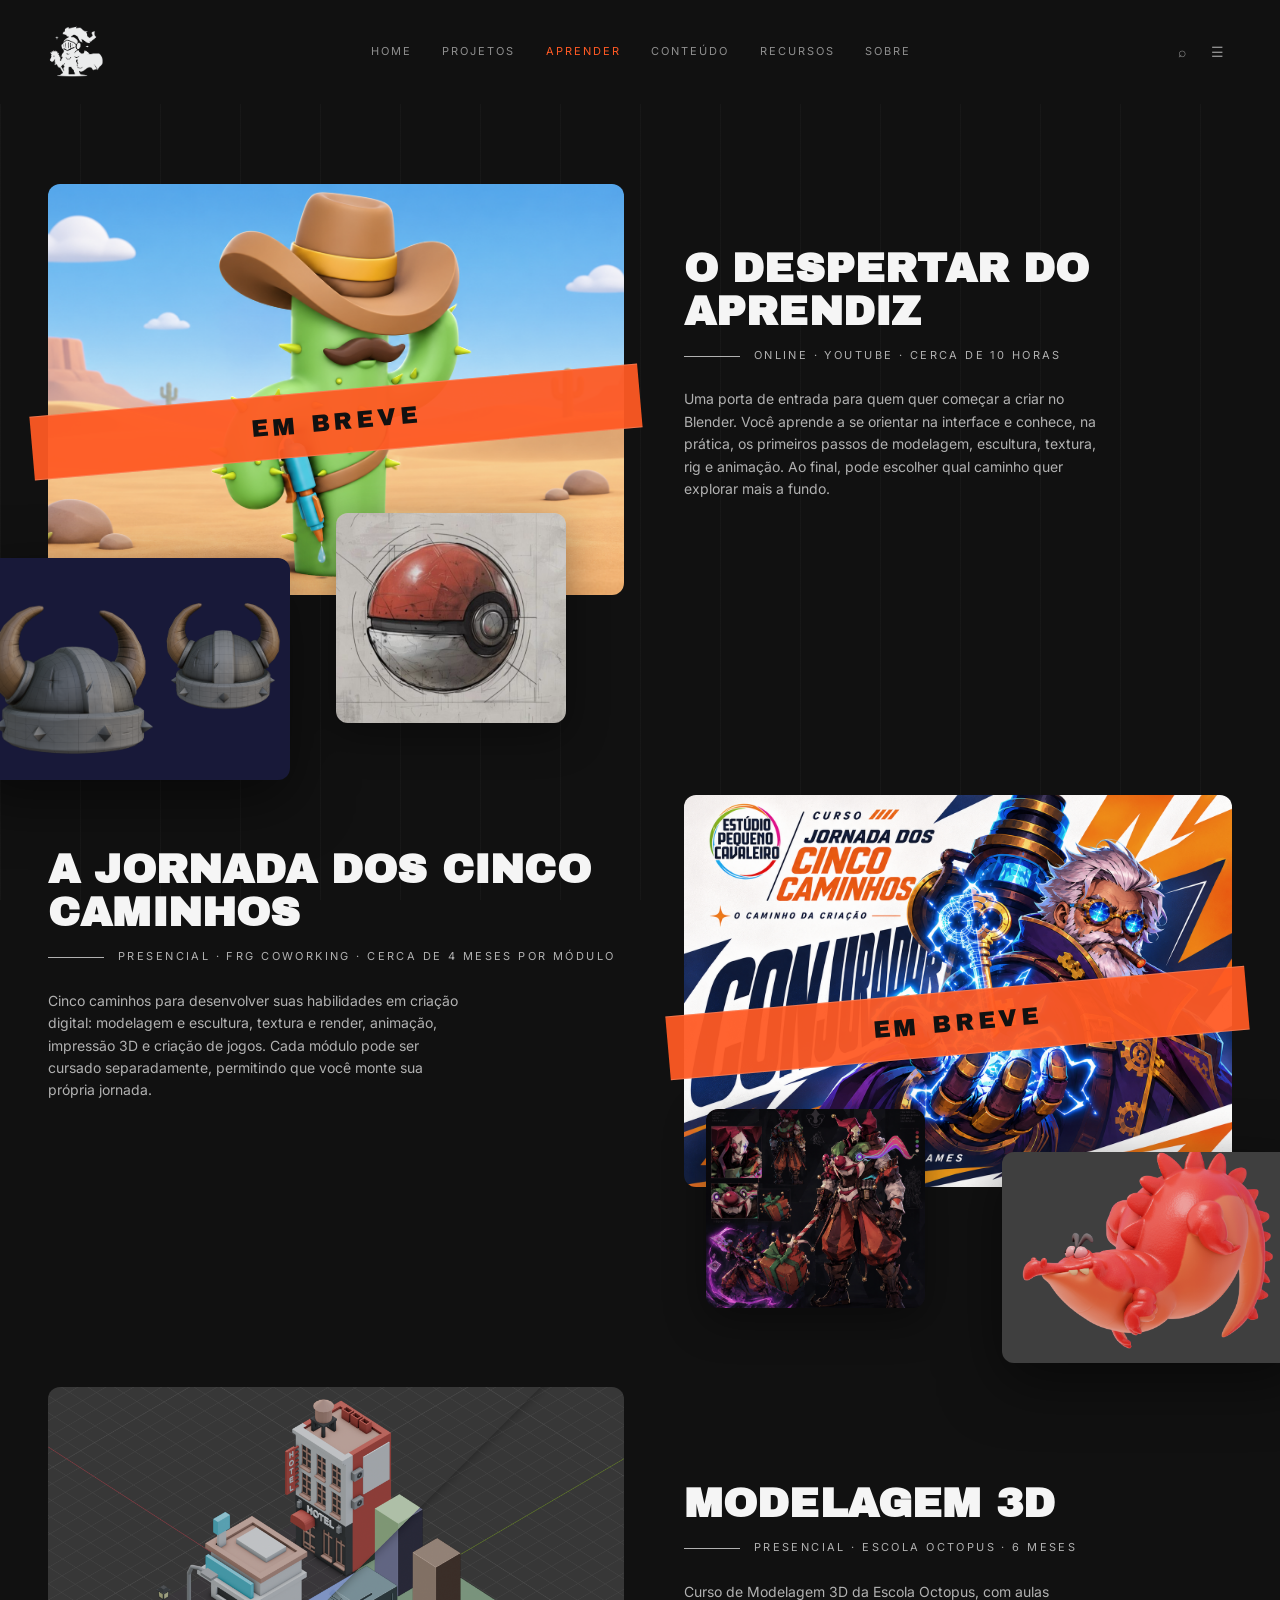
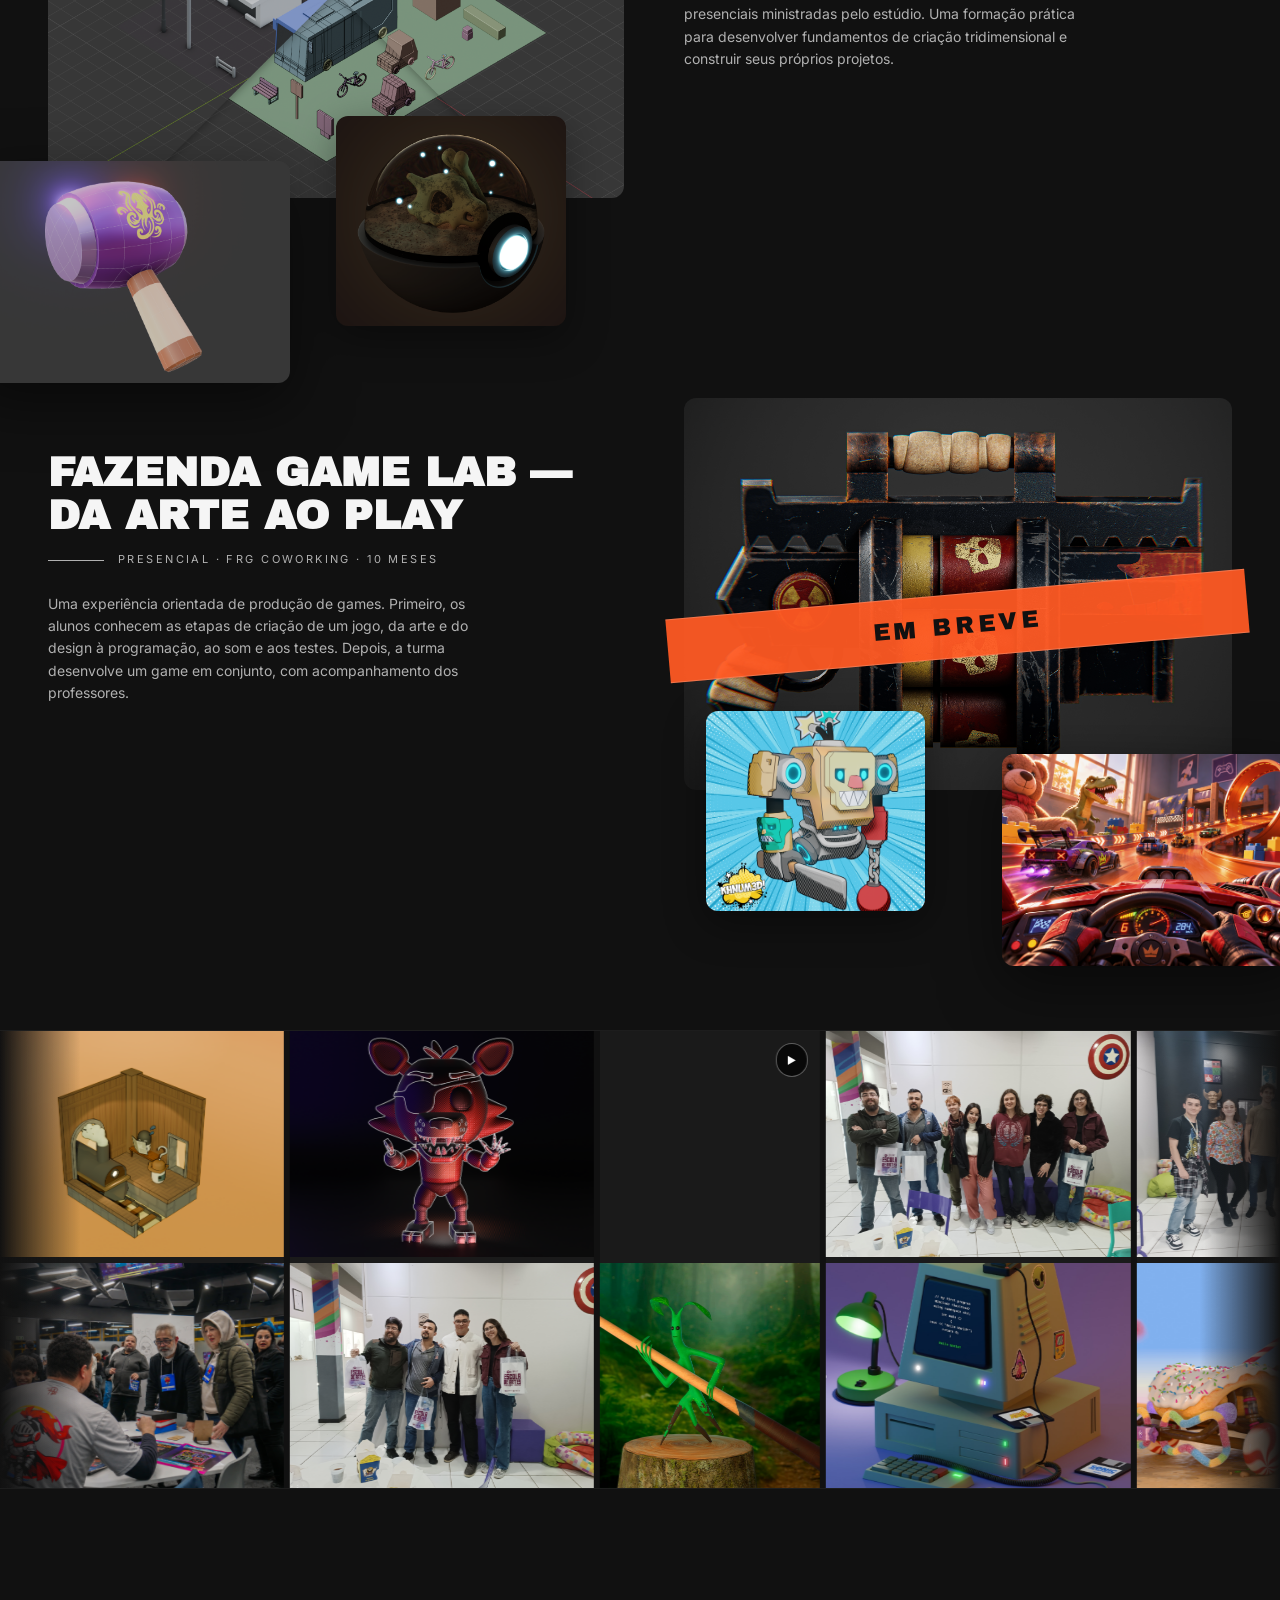
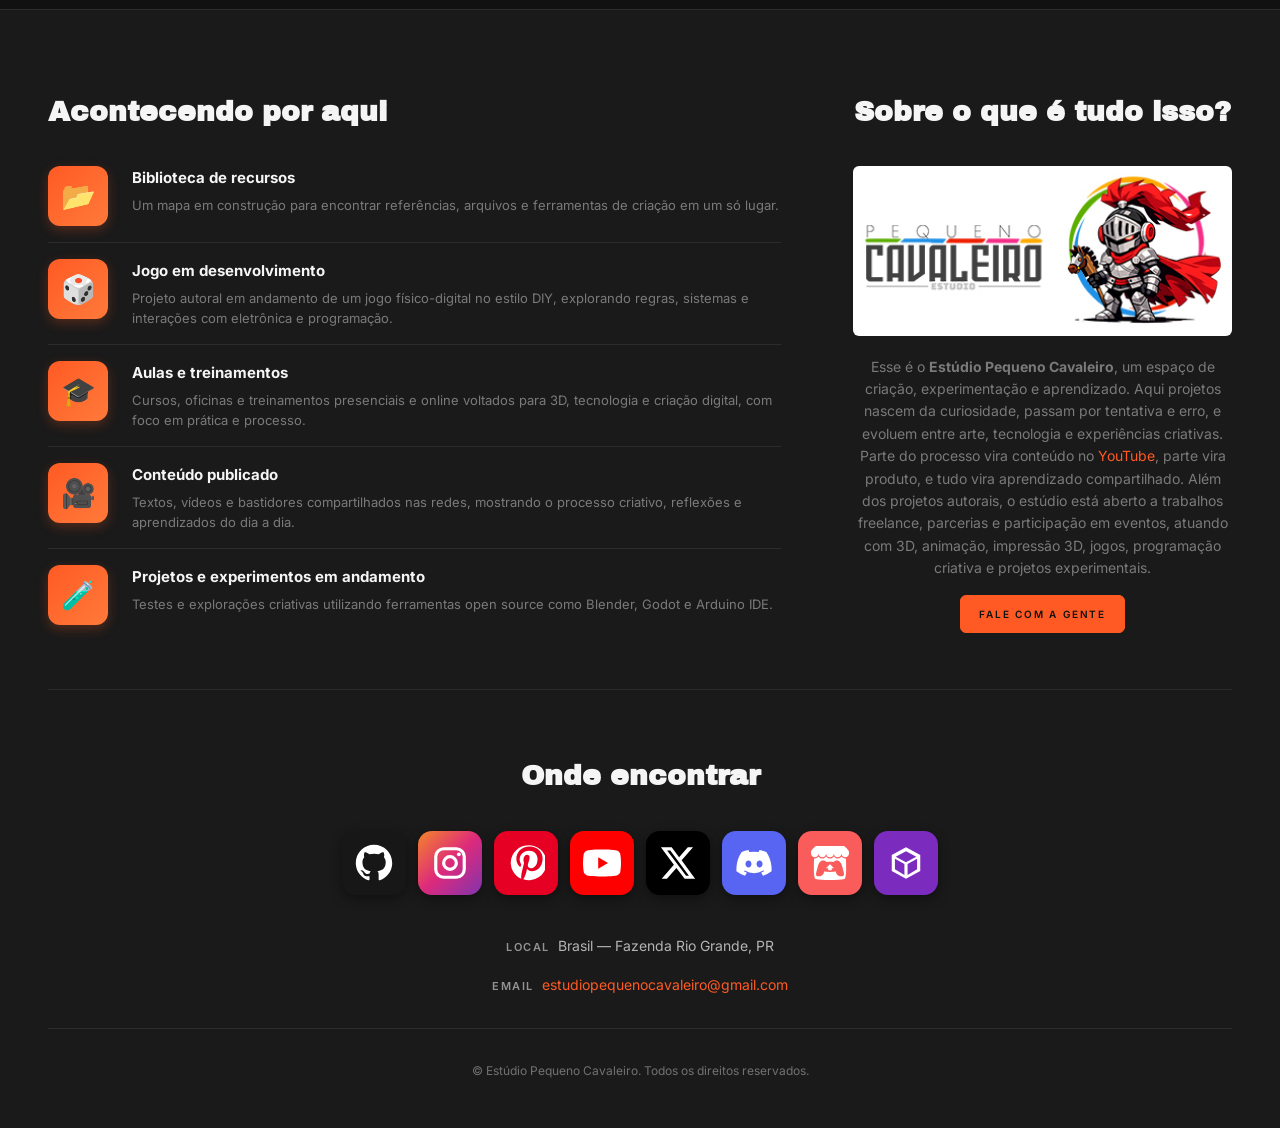
<file: aprender/index.html>
<!DOCTYPE html>
<html lang="pt-BR">
<head>
    <meta charset="UTF-8">
    <meta name="viewport" content="width=device-width, initial-scale=1.0">
    <meta name="description" content="Conheça os cursos do Estúdio Pequeno Cavaleiro: Blender online, criação 3D, modelagem e produção de games presenciais.">
    <title>Aprender · Estúdio Pequeno Cavaleiro</title>

    <link rel="preconnect" href="https://fonts.googleapis.com">
    <link rel="preconnect" href="https://fonts.gstatic.com" crossorigin>
    <link href="https://fonts.googleapis.com/css2?family=Archivo+Black&family=Inter:wght@300;400;500;600&display=swap" rel="stylesheet">

    <link rel="stylesheet" href="css/style.css?v=20261117-5">
    <script>
        if (location.protocol === 'file:' || ['localhost', '127.0.0.1'].includes(location.hostname)) {
            const style = document.createElement('link');
            style.rel = 'stylesheet';
            style.href = 'css/dev-panel.css';
            document.head.appendChild(style);
            document.addEventListener('DOMContentLoaded', () => {
                const script = document.createElement('script');
                script.src = 'js/dev-panel.js';
                document.body.appendChild(script);
            });
        }
    </script>
    <link rel="stylesheet" href="../css/tokens.css">
    <link rel="stylesheet" href="../css/buttons.css">
    <link rel="stylesheet" href="../css/site-shell.css">
</head>
<body>

    <!-- ===== NAV ===== -->
    <header class="nav">
    <a href="../home/index.html" class="nav__logo" aria-label="Estúdio Pequeno Cavaleiro — início"><img src="../conteudo/images/LogoEstudioSFBranco.png" alt=""></a>
    <nav class="nav__menu" aria-label="Navegação principal">
        <a href="../home/index.html">HOME</a>
        <a href="../projetos/index.html">PROJETOS</a>
        <a href="../aprender/index.html" class="is-current" aria-current="page">APRENDER</a>
        <a href="../conteudo/index.html">CONTEÚDO</a>
        <a href="../recursos/index.html">RECURSOS</a>
        <a href="#sobre">SOBRE</a>
    </nav>
    <div class="nav__actions">
        <span class="nav__icon" aria-hidden="true">⌕</span>
        <details class="nav__mobile">
            <summary class="nav__icon" aria-label="Abrir menu de navegação">☰</summary>
            <nav class="nav__mobile-menu" aria-label="Navegação móvel">
                <a href="../home/index.html">HOME</a>
                <a href="../projetos/index.html">PROJETOS</a>
                <a href="../aprender/index.html" class="is-current" aria-current="page">APRENDER</a>
                <a href="../conteudo/index.html">CONTEÚDO</a>
                <a href="../recursos/index.html">RECURSOS</a>
                <a href="#sobre">SOBRE</a>
            </nav>
        </details>
    </div>
</header>

    <main class="page">

        <!-- ===== CURSOS — espaços reservados para as imagens finais ===== -->
        <section class="works" id="cursos" aria-label="Cursos">

            <!-- Curso 01 — YouTube -->
            <article class="work work--image-left">
                <div class="work__media work__media--upcoming" role="group" aria-label="Imagens do curso O Despertar do Aprendiz">
                    <img class="work__img work__img--main" src="images/Cursos/Cacto Cowboy no Deserto.png" alt="Cacto cowboy no deserto">
                    <img class="work__img work__img--secondary" src="images/Cursos/CapaceteVicking.png" alt="Estudo de capacete viking">
                    <img class="work__img work__img--tertiary" src="images/Cursos/Pokebola.jpg" alt="Modelo 3D de uma Pokébola">
                    <span class="work__ribbon">EM BREVE</span>
                </div>
                <div class="work__content">
                    <h2 class="work__title">O DESPERTAR DO APRENDIZ</h2>
                    <p class="work__category">ONLINE · YOUTUBE · CERCA DE 10 HORAS</p>
                    <p class="work__text">
                        Uma porta de entrada para quem quer começar a criar no Blender.
                        Você aprende a se orientar na interface e conhece, na prática,
                        os primeiros passos de modelagem, escultura, textura, rig e animação.
                        Ao final, pode escolher qual caminho quer explorar mais a fundo.
                    </p>
                </div>
            </article>

            <!-- Curso 02 — cinco caminhos -->
            <article class="work work--image-right is-mirrored" data-default-mirror="true">
                <div class="work__content">
                    <h2 class="work__title">A JORNADA DOS CINCO CAMINHOS</h2>
                    <p class="work__category">PRESENCIAL · FRG COWORKING · CERCA DE 4 MESES POR MÓDULO</p>
                    <p class="work__text">
                        Cinco caminhos para desenvolver suas habilidades em criação digital:
                        modelagem e escultura, textura e render, animação, impressão 3D e
                        criação de jogos. Cada módulo pode ser cursado separadamente,
                        permitindo que você monte sua própria jornada.
                    </p>
                </div>
                <div class="work__media work__media--upcoming" role="group" aria-label="Imagens do curso A Jornada dos Cinco Caminhos em preparação">
                    <img class="work__img work__img--main" src="images/Cursos/Jornada dos Cinco Caminhos_001.png" alt="Cena 3D da Jornada dos Cinco Caminhos">
                    <img class="work__img work__img--secondary" src="images/Cursos/Crocodile-001.png" alt="Modelo 3D de um crocodilo">
                    <img class="work__img work__img--tertiary" src="images/Cursos/Jornada dos Cinco Caminhos_002.png" alt="Criação 3D da Jornada dos Cinco Caminhos">
                    <span class="work__ribbon">EM BREVE</span>
                </div>
            </article>

            <!-- Curso 03 — Escola Octopus -->
            <article class="work work--image-left">
                <div class="work__media" role="group" aria-label="Imagens do curso Modelagem 3D">
                    <img class="work__img work__img--main" src="images/Cursos/LowpolyCity.png" alt="Cidade low poly criada em 3D">
                    <img class="work__img work__img--secondary" src="images/Cursos/Martelinho-004.png" alt="Modelo 3D de um martelinho">
                    <img class="work__img work__img--tertiary" src="images/Cursos/CuboneRender-003.png" alt="Render 3D do personagem Cubone">
                </div>
                <div class="work__content">
                    <h2 class="work__title">MODELAGEM 3D</h2>
                    <p class="work__category">PRESENCIAL · ESCOLA OCTOPUS · 6 MESES</p>
                    <p class="work__text">
                        Curso de Modelagem 3D da Escola Octopus, com aulas presenciais
                        ministradas pelo estúdio. Uma formação prática para desenvolver
                        fundamentos de criação tridimensional e construir seus próprios projetos.
                    </p>
                </div>
            </article>

            <!-- Curso 04 — Fazenda Game Lab -->
            <article class="work work--image-right is-mirrored" data-default-mirror="true">
                <div class="work__content">
                    <h2 class="work__title">FAZENDA GAME LAB — DA ARTE AO PLAY</h2>
                    <p class="work__category">PRESENCIAL · FRG COWORKING · 10 MESES</p>
                    <p class="work__text">
                        Uma experiência orientada de produção de games. Primeiro, os alunos
                        conhecem as etapas de criação de um jogo, da arte e do design à
                        programação, ao som e aos testes. Depois, a turma desenvolve um
                        game em conjunto, com acompanhamento dos professores.
                    </p>
                </div>
                <div class="work__media work__media--upcoming" role="group" aria-label="Imagens do curso Fazenda Game Lab">
                    <img class="work__img work__img--main" src="images/Cursos/Granade_Launcher-001.jpg" alt="Modelo 3D de um lançador de granadas">
                    <img class="work__img work__img--secondary" src="images/Cursos/CorridaNoQuarto.png" alt="Corrida de carros em uma pista montada no quarto">
                    <img class="work__img work__img--tertiary" src="images/Cursos/Robot-003.png" alt="Modelo 3D de um robô">
                    <span class="work__ribbon">EM BREVE</span>
                </div>
            </article>

        </section>

        <!-- ===== MOSAICO INFINITO PADRONIZADO ===== -->
        <section class="marquee" id="marquee" aria-label="Mosaico infinito de projetos">
            <div class="marquee__track" id="marqueeTrack"></div>
        </section>

        <dialog class="m-lightbox" id="mosaicLightbox" aria-label="Visualização ampliada">
            <button class="m-lightbox__close" type="button" aria-label="Fechar visualização">×</button>
            <div class="m-lightbox__media"></div>
            <div class="m-lightbox__caption"></div>
        </dialog>

    </main>

    <script src="js/script.js"></script>
<!-- ===== FOOTER ===== -->
    <footer class="footer" id="sobre">
    <div class="footer__container">
        <section class="footer__top">
            <section class="footer__col footer__col--wide">
                <h2 class="footer__title">Acontecendo por aqui</h2>
                <ul class="updates">
                    <li class="updates__item"><span class="updates__icon" aria-hidden="true">📂</span><div><h3 class="updates__title"><a href="../recursos/index.html">Biblioteca de recursos</a></h3><p class="updates__text">Um mapa em construção para encontrar referências, arquivos e ferramentas de criação em um só lugar.</p></div></li>
                    <li class="updates__item"><span class="updates__icon" aria-hidden="true">🎲</span><div><h3 class="updates__title"><a href="../projetos/index.html">Jogo em desenvolvimento</a></h3><p class="updates__text">Projeto autoral em andamento de um jogo físico-digital no estilo DIY, explorando regras, sistemas e interações com eletrônica e programação.</p></div></li>
                    <li class="updates__item"><span class="updates__icon" aria-hidden="true">🎓</span><div><h3 class="updates__title"><a href="../aprender/index.html">Aulas e treinamentos</a></h3><p class="updates__text">Cursos, oficinas e treinamentos presenciais e online voltados para 3D, tecnologia e criação digital, com foco em prática e processo.</p></div></li>
                    <li class="updates__item"><span class="updates__icon" aria-hidden="true">🎥</span><div><h3 class="updates__title"><a href="../conteudo/index.html">Conteúdo publicado</a></h3><p class="updates__text">Textos, vídeos e bastidores compartilhados nas redes, mostrando o processo criativo, reflexões e aprendizados do dia a dia.</p></div></li>
                    <li class="updates__item"><span class="updates__icon" aria-hidden="true">🧪</span><div><h3 class="updates__title"><a href="../projetos/index.html">Projetos e experimentos em andamento</a></h3><p class="updates__text">Testes e explorações criativas utilizando ferramentas open source como Blender, Godot e Arduino IDE.</p></div></li>
                </ul>
            </section>
            <section class="footer__col">
                <h2 class="footer__title">Sobre o que é tudo isso?</h2>
                <div class="footer__image"><img src="../home/images/pic10.jpg" alt="Estúdio Pequeno Cavaleiro" loading="lazy"></div>
                <p class="footer__text">Esse é o <strong>Estúdio Pequeno Cavaleiro</strong>, um espaço de criação, experimentação e aprendizado. Aqui projetos nascem da curiosidade, passam por tentativa e erro, e evoluem entre arte, tecnologia e experiências criativas. Parte do processo vira conteúdo no <a href="https://www.youtube.com/@estudiopequenocavaleiro/streams">YouTube</a>, parte vira produto, e tudo vira aprendizado compartilhado. Além dos projetos autorais, o estúdio está aberto a trabalhos freelance, parcerias e participação em eventos, atuando com 3D, animação, impressão 3D, jogos, programação criativa e projetos experimentais.</p>
                <a href="mailto:estudiopequenocavaleiro@gmail.com" class="btn btn--primary btn--sm">Fale com a gente</a>
            </section>
        </section>
        <section class="footer__social-block">
            <h2 class="footer__title footer__title--center">Onde encontrar</h2>
            <ul class="social">
                    <li><a href="https://github.com/estudiopequenocavaleiro" aria-label="GitHub"><svg viewBox="0 0 24 24" fill="currentColor" aria-hidden="true"><path d="M12 .5C5.65.5.5 5.65.5 12c0 5.08 3.29 9.39 7.86 10.91.58.11.79-.25.79-.55v-2.07c-3.2.7-3.88-1.37-3.88-1.37-.52-1.34-1.28-1.69-1.28-1.69-1.05-.71.08-.7.08-.7 1.16.08 1.77 1.19 1.77 1.19 1.03 1.76 2.7 1.25 3.36.96.1-.74.4-1.25.73-1.54-2.55-.29-5.24-1.28-5.24-5.7 0-1.26.45-2.29 1.18-3.1-.12-.29-.51-1.46.11-3.05 0 0 .97-.31 3.18 1.18.92-.26 1.91-.39 2.89-.39.98 0 1.97.13 2.89.39 2.21-1.49 3.18-1.18 3.18-1.18.62 1.59.23 2.76.11 3.05.74.81 1.18 1.84 1.18 3.1 0 4.43-2.7 5.4-5.27 5.69.41.36.78 1.05.78 2.12v3.14c0 .31.21.67.8.55C20.21 21.38 23.5 17.08 23.5 12 23.5 5.65 18.35.5 12 .5z"/></svg></a></li>
                    <li><a href="https://instagram.com/estudiopequenocavaleiro" aria-label="Instagram"><svg viewBox="0 0 24 24" fill="currentColor" aria-hidden="true"><rect x="3" y="3" width="18" height="18" rx="5" fill="none" stroke="currentColor" stroke-width="2"/><circle cx="12" cy="12" r="4" fill="none" stroke="currentColor" stroke-width="2"/><circle cx="17.6" cy="6.5" r="1.2"/></svg></a></li>
                    <li><a href="https://pinterest.com/estudiopequenocavaleiro" aria-label="Pinterest"><svg viewBox="0 0 24 24" fill="currentColor" aria-hidden="true"><path d="M12 1a11 11 0 0 0-3 21c-.1-1.2 0-2.7.3-4l1.5-6.2s-.4-.8-.4-1.9c0-1.8 1-3.1 2.3-3.1 1.1 0 1.6.8 1.6 1.8 0 1.1-.7 2.8-1.1 4.3-.3 1.3.7 2.4 2 2.4 2.4 0 4.1-2.5 4.1-5.9 0-3.1-2.2-5.2-5.4-5.2-3.7 0-5.9 2.8-5.9 5.6 0 1.1.4 2.3 1 3-.1.4-.3 1.1-.5 1.7-1.6-.8-2.6-3.1-2.6-5 0-4.1 3-7.9 8.6-7.9 4.5 0 8 3.2 8 7.5 0 4.5-2.8 8.1-6.8 8.1-1.3 0-2.5-.7-3-1.5l-.8 3.1a13 13 0 0 1-1.6 3.4A11 11 0 1 0 12 1z"/></svg></a></li>
                    <li><a href="https://youtube.com/@estudiopequenocavaleiro" aria-label="YouTube"><svg viewBox="0 0 24 24" fill="currentColor" aria-hidden="true"><path d="M23.5 6.2a3 3 0 0 0-2.1-2.1C19.5 3.5 12 3.5 12 3.5s-7.5 0-9.4.6A3 3 0 0 0 .5 6.2 31 31 0 0 0 0 12a31 31 0 0 0 .5 5.8 3 3 0 0 0 2.1 2.1c1.9.6 9.4.6 9.4.6s7.5 0 9.4-.6a3 3 0 0 0 2.1-2.1A31 31 0 0 0 24 12a31 31 0 0 0-.5-5.8zM9.6 15.6V8.4l6.2 3.6z"/></svg></a></li>
                    <li><a href="https://x.com/smallknightstd" aria-label="X"><svg viewBox="0 0 24 24" fill="currentColor" aria-hidden="true"><path d="M18.2 2h3.3l-7.2 8.3L22.8 22h-6.6l-5.2-6.8L5 22H1.7l7.7-8.9L1.2 2h6.8l4.7 6.3zm-1.1 18h1.8L7.1 4.1H5.1z"/></svg></a></li>
                    <li><a href="https://discord.gg/XewHVRmMsZ" aria-label="Discord"><svg viewBox="0 0 24 24" fill="currentColor" aria-hidden="true"><path d="M19.8 5.1A18 18 0 0 0 15.5 3.8l-.6 1.3a16 16 0 0 0-5.8 0l-.6-1.3A18 18 0 0 0 4.2 5C1.5 9 .8 13 .9 17.2a18 18 0 0 0 5.4 2.8l1.2-1.9-1.9-.9.5-.4a12.4 12.4 0 0 0 11.8 0l.5.4-1.9.9 1.2 1.9a18 18 0 0 0 5.4-2.8c.2-4.6-.9-8.5-3.3-12.1zM8.5 14.8c-1 0-1.9-1-1.9-2.2s.8-2.2 1.9-2.2 1.9 1 1.9 2.2-.8 2.2-1.9 2.2zm7 0c-1 0-1.9-1-1.9-2.2s.8-2.2 1.9-2.2 1.9 1 1.9 2.2-.8 2.2-1.9 2.2z"/></svg></a></li>
                    <li><a href="https://estudiopequenocavaleiro.itch.io/" aria-label="itch.io"><img src="../images/brands/itchio-textless-white.svg" alt="" aria-hidden="true"></a></li>
                    <li><a href="https://cults3d.com/en/users/estudiopequenocavaleiro" aria-label="Cults 3D"><svg viewBox="0 0 24 24" fill="currentColor" aria-hidden="true"><path d="M12 2 3 7v10l9 5 9-5V7zm0 2.5L18.5 8 12 11.5 5.5 8zM5 9.3l6 3.4v6.8L5 16zm14 0V16l-6 3.5v-6.8z"/></svg></a></li>
            </ul>
            <ul class="contact contact--center">
                <li><span class="contact__label">Local</span><span class="contact__value">Brasil — Fazenda Rio Grande, PR</span></li>
                <li><span class="contact__label">Email</span><span class="contact__value"><a href="mailto:estudiopequenocavaleiro@gmail.com">estudiopequenocavaleiro@gmail.com</a></span></li>
            </ul>
        </section>
        <p class="footer__copy">© Estúdio Pequeno Cavaleiro. Todos os direitos reservados.</p>
    </div>
</footer>

<script src="../js/footer.js" defer></script>
</body>
</html>
</file>
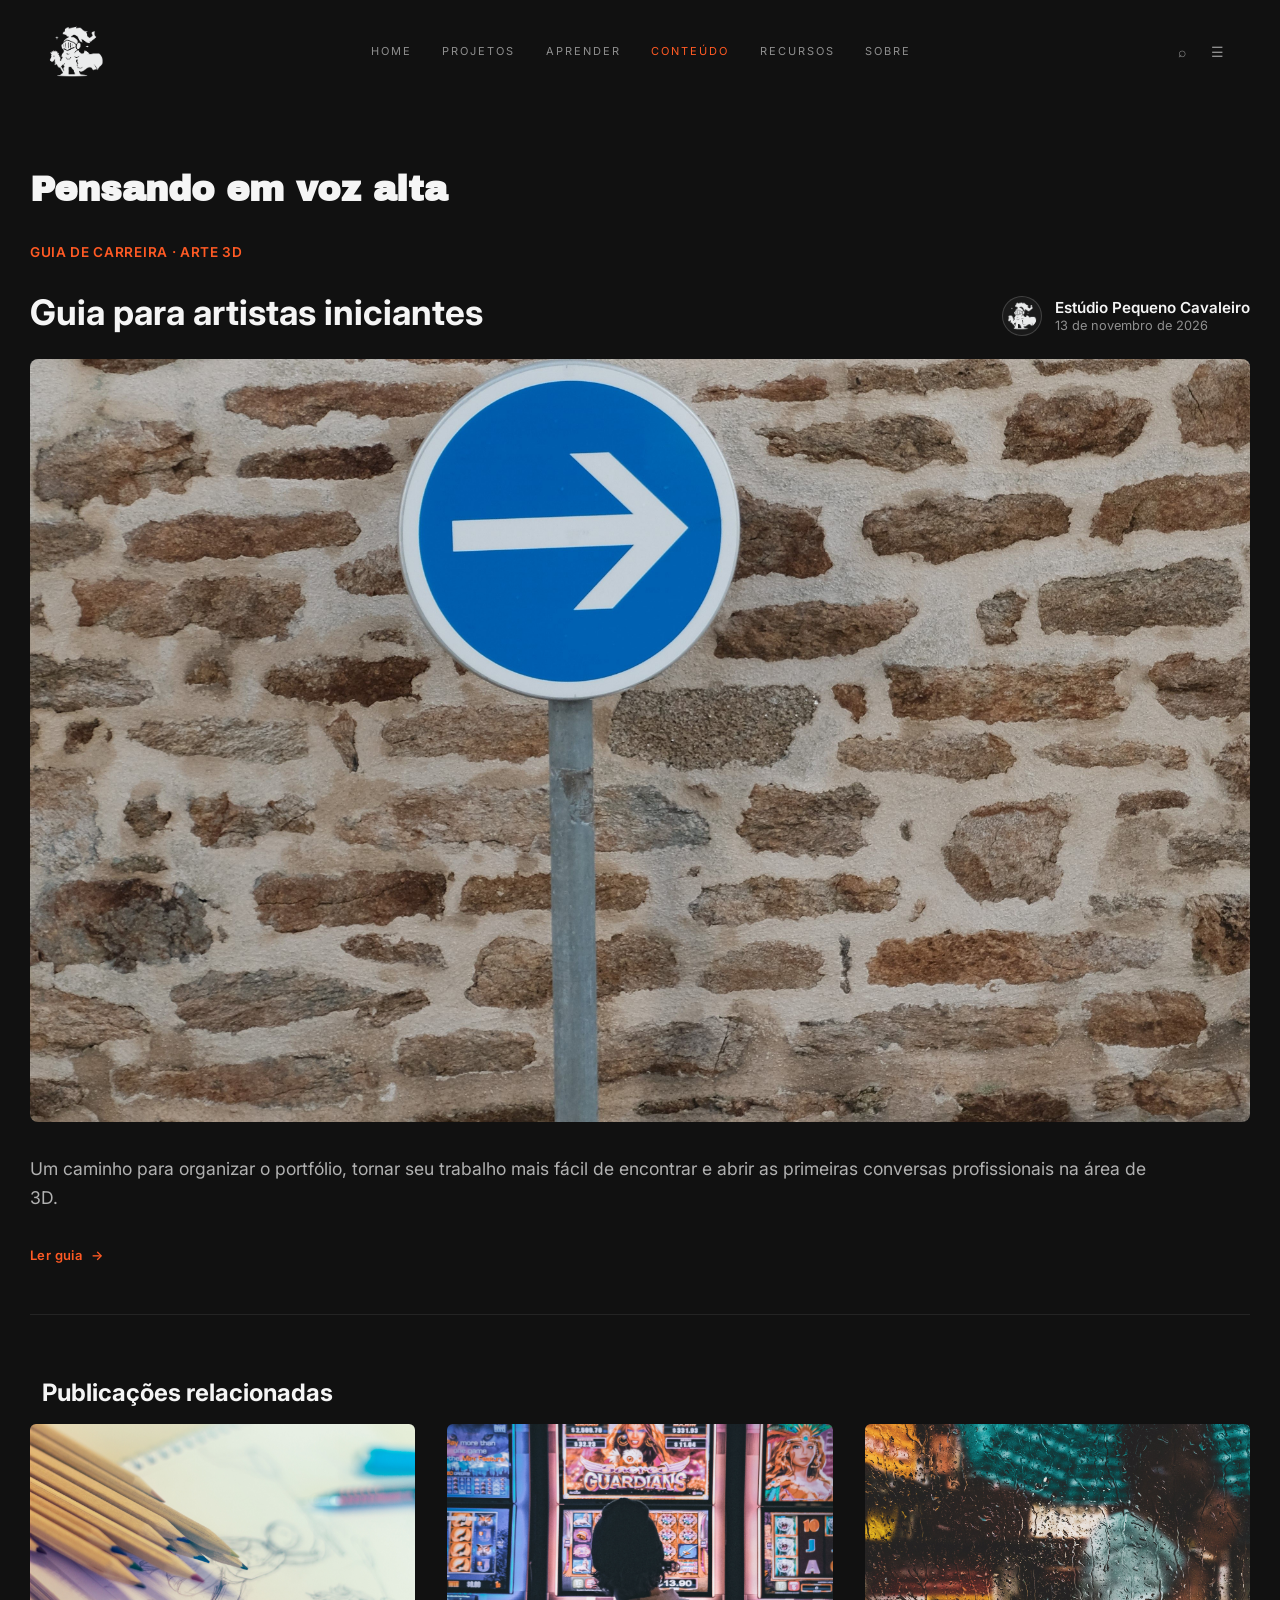
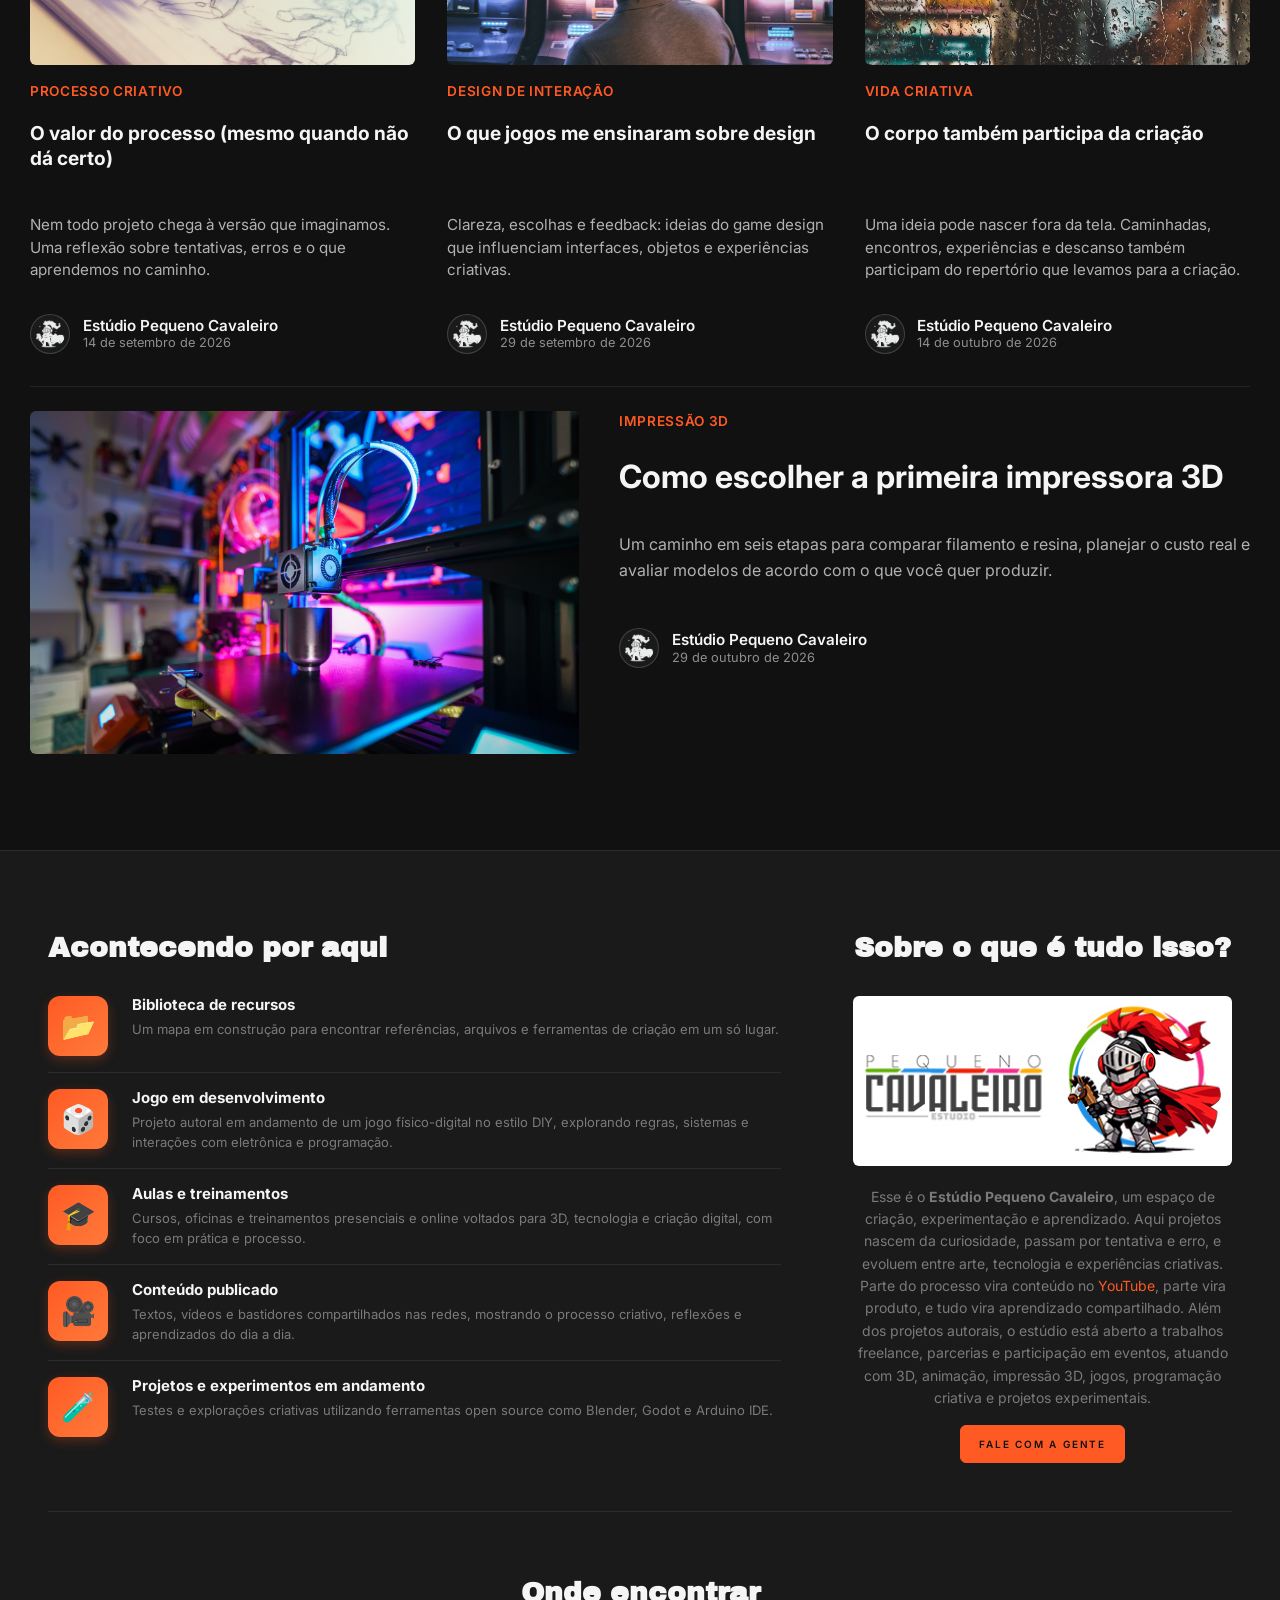
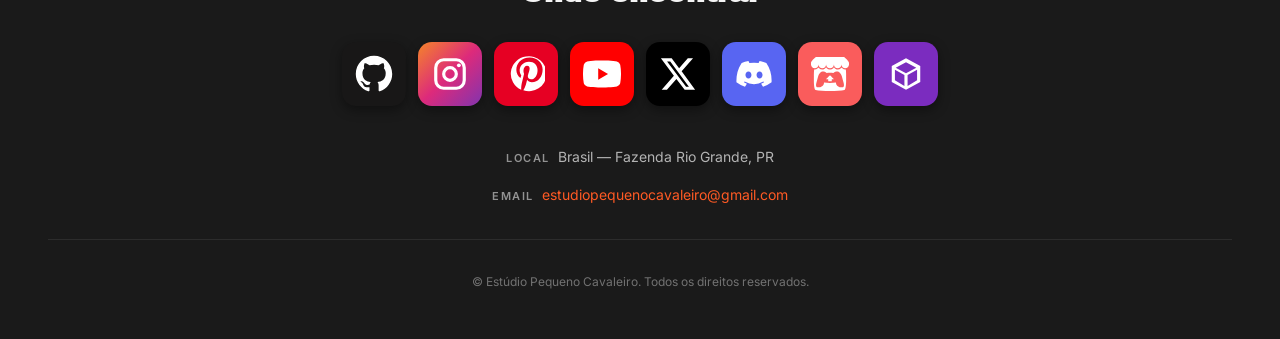
<file: conteudo/index.html>
<!DOCTYPE html>
<html lang="pt-BR">
<head>
    <meta charset="UTF-8">
    <meta name="viewport" content="width=device-width, initial-scale=1">
    <title>Conteúdo | Estúdio Pequeno Cavaleiro</title>
    <meta name="description" content="Pensando em voz alta — artigos, notas e estudos sobre criação 3D, animação, games e o processo criativo.">
    <link rel="preconnect" href="https://fonts.googleapis.com">
    <link rel="preconnect" href="https://fonts.gstatic.com" crossorigin>
    <link href="https://fonts.googleapis.com/css2?family=Archivo+Black&family=Inter:wght@300;400;500;600;700&display=swap" rel="stylesheet">
    <link rel="stylesheet" href="css/conteudo.css">
    <link rel="stylesheet" href="../css/tokens.css">
    <link rel="stylesheet" href="../css/buttons.css">
    <link rel="stylesheet" href="../css/site-shell.css">
</head>
<body>

    <div id="page-wrapper">

        <!-- ===== NAV ===== -->
        <header class="nav">
    <a href="../home/index.html" class="nav__logo" aria-label="Estúdio Pequeno Cavaleiro — início"><img src="images/LogoEstudioSFBranco.png" alt=""></a>
    <nav class="nav__menu" aria-label="Navegação principal">
        <a href="../home/index.html">HOME</a>
        <a href="../projetos/index.html">PROJETOS</a>
        <a href="../aprender/index.html">APRENDER</a>
        <a href="../conteudo/index.html" class="is-current" aria-current="page">CONTEÚDO</a>
        <a href="../recursos/index.html">RECURSOS</a>
        <a href="#sobre">SOBRE</a>
    </nav>
    <div class="nav__actions">
        <span class="nav__icon" aria-hidden="true">⌕</span>
        <details class="nav__mobile">
            <summary class="nav__icon" aria-label="Abrir menu de navegação">☰</summary>
            <nav class="nav__mobile-menu" aria-label="Navegação móvel">
                <a href="../home/index.html">HOME</a>
                <a href="../projetos/index.html">PROJETOS</a>
                <a href="../aprender/index.html">APRENDER</a>
                <a href="../conteudo/index.html" class="is-current" aria-current="page">CONTEÚDO</a>
                <a href="../recursos/index.html">RECURSOS</a>
                <a href="#sobre">SOBRE</a>
            </nav>
        </details>
    </div>
</header>

        <!-- ===== Main ===== -->
        <section id="main">
            <div class="container">

                <!-- Cabeçalho da seção -->
                <header class="major">
                    <h2>Pensando em voz alta</h2>
                </header>

                <!-- Artigo em destaque -->
                <article class="featured-article">
                    <span class="article-category">Guia de carreira · Arte 3D</span>
                    <div class="featured-article-head">
                        <h2 class="featured-article-title"><a href="artigos/primeiras-oportunidades-3d/index.html">Guia para artistas iniciantes</a></h2>
                        <div class="author-info author-info-inline">
                            <div class="author-avatar">
                                <img class="author-avatar__image" src="images/LogoEstudioSFBranco.png" alt="">
                            </div>
                            <div class="author-meta">
                                <span class="author-name">Estúdio Pequeno Cavaleiro</span>
                                <time class="author-date" datetime="2026-11-13">13 de novembro de 2026</time>
                            </div>
                        </div>
                    </div>
                    <a href="artigos/primeiras-oportunidades-3d/index.html" class="featured-article-image" aria-label="Ler Guia para artistas iniciantes">
                        <img src="artigos/primeiras-oportunidades-3d/pexels-hermaion-30723924.jpg" alt="Placa azul com seta apontando para a direita" loading="lazy">
                    </a>
                    <p class="featured-article-excerpt">
                        Um caminho para organizar o portfólio, tornar seu trabalho mais fácil de encontrar e abrir as primeiras conversas profissionais na área de 3D.
                    </p>
                    <a class="featured-article-read" href="artigos/primeiras-oportunidades-3d/index.html">Ler guia <span aria-hidden="true">→</span></a>
                </article>

                <!-- Título da seção de relacionados -->
                <header class="major related-articles-header">
                    <h3>Publicações relacionadas</h3>
                </header>

                <!-- Grid de cards -->
                <div class="articles-grid">

                    <!-- Card 1 -->
                    <article class="article-card">
                        <a href="artigos/processo/index.html" class="article-card-link">
                            <div class="article-card-image">
                                <img src="artigos/processo/pexels-javierdiazg-89625.jpg" alt="Lápis sobre um caderno de esboços" loading="lazy">
                            </div>
                            <div class="article-card-body">
                                <span class="article-category">Processo criativo</span>
                                <h3 class="article-card-title">O valor do processo (mesmo quando não dá certo)</h3>
                                <p class="article-card-excerpt">Nem todo projeto chega à versão que imaginamos. Uma reflexão sobre tentativas, erros e o que aprendemos no caminho.</p>
                                <div class="author-info">
                                    <div class="author-avatar">
                                        <img class="author-avatar__image" src="images/LogoEstudioSFBranco.png" alt="">
                                    </div>
                                    <div class="author-meta">
                                        <span class="author-name">Estúdio Pequeno Cavaleiro</span>
                                        <time class="author-date" datetime="2026-09-14">14 de setembro de 2026</time>
                                    </div>
                                </div>
                            </div>
                        </a>
                    </article>

                    <!-- Card 2 -->
                    <article class="article-card">
                        <a href="artigos/jogos-e-design/index.html" class="article-card-link">
                            <div class="article-card-image">
                                <img src="artigos/jogos-e-design/pexels-rivage-31315424.jpg" alt="Imagem de abertura do artigo sobre jogos e design" loading="lazy">
                            </div>
                            <div class="article-card-body">
                                <span class="article-category">Design de interação</span>
                                <h3 class="article-card-title">O que jogos me ensinaram sobre design</h3>
                                <p class="article-card-excerpt">Clareza, escolhas e feedback: ideias do game design que influenciam interfaces, objetos e experiências criativas.</p>
                                <div class="author-info">
                                    <div class="author-avatar">
                                        <img class="author-avatar__image" src="images/LogoEstudioSFBranco.png" alt="">
                                    </div>
                                    <div class="author-meta">
                                        <span class="author-name">Estúdio Pequeno Cavaleiro</span>
                                        <time class="author-date" datetime="2026-09-29">29 de setembro de 2026</time>
                                    </div>
                                </div>
                            </div>
                        </a>
                    </article>

                    <!-- Card 3 -->
                    <article class="article-card">
                        <a href="artigos/corpo-e-criatividade/index.html" class="article-card-link">
                            <div class="article-card-image">
                                <img src="artigos/corpo-e-criatividade/pexels-rahulp9800-2792387.jpg" alt="Imagem de abertura do artigo sobre corpo e criatividade" loading="lazy">
                            </div>
                            <div class="article-card-body">
                                <span class="article-category">Vida criativa</span>
                                <h3 class="article-card-title">O corpo também participa da criação</h3>
                                <p class="article-card-excerpt">Uma ideia pode nascer fora da tela. Caminhadas, encontros, experiências e descanso também participam do repertório que levamos para a criação.</p>
                                <div class="author-info">
                                    <div class="author-avatar">
                                        <img class="author-avatar__image" src="images/LogoEstudioSFBranco.png" alt="">
                                    </div>
                                    <div class="author-meta">
                                        <span class="author-name">Estúdio Pequeno Cavaleiro</span>
                                        <time class="author-date" datetime="2026-10-14">14 de outubro de 2026</time>
                                    </div>
                                </div>
                            </div>
                        </a>
                    </article>

                </div>

                <!-- Card horizontal (artigo em destaque secundário) -->
                <article class="horizontal-article">
                    <a href="artigos/primeira-impressora-3d/index.html" class="horizontal-article-link">
                        <div class="horizontal-article-image">
                            <img src="artigos/primeira-impressora-3d/pexels-jakubzerdzicki-19746343.jpg" alt="Imagem de abertura do guia sobre a primeira impressora 3D" loading="lazy">
                        </div>
                        <div class="horizontal-article-body">
                            <span class="article-category">Impressão 3D</span>
                            <h3 class="horizontal-article-title">Como escolher a primeira impressora 3D</h3>
                            <p class="horizontal-article-excerpt">Um caminho em seis etapas para comparar filamento e resina, planejar o custo real e avaliar modelos de acordo com o que você quer produzir.</p>
                            <div class="author-info">
                                <div class="author-avatar">
                                    <img class="author-avatar__image" src="images/LogoEstudioSFBranco.png" alt="">
                                </div>
                                <div class="author-meta">
                                    <span class="author-name">Estúdio Pequeno Cavaleiro</span>
                                    <time class="author-date" datetime="2026-10-29">29 de outubro de 2026</time>
                                </div>
                            </div>
                        </div>
                    </a>
                </article>

            </div>
        </section>

    </div>

<!-- ===== FOOTER ===== -->
    <footer class="footer" id="sobre">
    <div class="footer__container">
        <section class="footer__top">
            <section class="footer__col footer__col--wide">
                <h2 class="footer__title">Acontecendo por aqui</h2>
                <ul class="updates">
                    <li class="updates__item"><span class="updates__icon" aria-hidden="true">📂</span><div><h3 class="updates__title"><a href="../recursos/index.html">Biblioteca de recursos</a></h3><p class="updates__text">Um mapa em construção para encontrar referências, arquivos e ferramentas de criação em um só lugar.</p></div></li>
                    <li class="updates__item"><span class="updates__icon" aria-hidden="true">🎲</span><div><h3 class="updates__title"><a href="../projetos/index.html">Jogo em desenvolvimento</a></h3><p class="updates__text">Projeto autoral em andamento de um jogo físico-digital no estilo DIY, explorando regras, sistemas e interações com eletrônica e programação.</p></div></li>
                    <li class="updates__item"><span class="updates__icon" aria-hidden="true">🎓</span><div><h3 class="updates__title"><a href="../aprender/index.html">Aulas e treinamentos</a></h3><p class="updates__text">Cursos, oficinas e treinamentos presenciais e online voltados para 3D, tecnologia e criação digital, com foco em prática e processo.</p></div></li>
                    <li class="updates__item"><span class="updates__icon" aria-hidden="true">🎥</span><div><h3 class="updates__title"><a href="../conteudo/index.html">Conteúdo publicado</a></h3><p class="updates__text">Textos, vídeos e bastidores compartilhados nas redes, mostrando o processo criativo, reflexões e aprendizados do dia a dia.</p></div></li>
                    <li class="updates__item"><span class="updates__icon" aria-hidden="true">🧪</span><div><h3 class="updates__title"><a href="../projetos/index.html">Projetos e experimentos em andamento</a></h3><p class="updates__text">Testes e explorações criativas utilizando ferramentas open source como Blender, Godot e Arduino IDE.</p></div></li>
                </ul>
            </section>
            <section class="footer__col">
                <h2 class="footer__title">Sobre o que é tudo isso?</h2>
                <div class="footer__image"><img src="../home/images/pic10.jpg" alt="Estúdio Pequeno Cavaleiro" loading="lazy"></div>
                <p class="footer__text">Esse é o <strong>Estúdio Pequeno Cavaleiro</strong>, um espaço de criação, experimentação e aprendizado. Aqui projetos nascem da curiosidade, passam por tentativa e erro, e evoluem entre arte, tecnologia e experiências criativas. Parte do processo vira conteúdo no <a href="https://www.youtube.com/@estudiopequenocavaleiro/streams">YouTube</a>, parte vira produto, e tudo vira aprendizado compartilhado. Além dos projetos autorais, o estúdio está aberto a trabalhos freelance, parcerias e participação em eventos, atuando com 3D, animação, impressão 3D, jogos, programação criativa e projetos experimentais.</p>
                <a href="mailto:estudiopequenocavaleiro@gmail.com" class="btn btn--primary btn--sm">Fale com a gente</a>
            </section>
        </section>
        <section class="footer__social-block">
            <h2 class="footer__title footer__title--center">Onde encontrar</h2>
            <ul class="social">
                    <li><a href="https://github.com/estudiopequenocavaleiro" aria-label="GitHub"><svg viewBox="0 0 24 24" fill="currentColor" aria-hidden="true"><path d="M12 .5C5.65.5.5 5.65.5 12c0 5.08 3.29 9.39 7.86 10.91.58.11.79-.25.79-.55v-2.07c-3.2.7-3.88-1.37-3.88-1.37-.52-1.34-1.28-1.69-1.28-1.69-1.05-.71.08-.7.08-.7 1.16.08 1.77 1.19 1.77 1.19 1.03 1.76 2.7 1.25 3.36.96.1-.74.4-1.25.73-1.54-2.55-.29-5.24-1.28-5.24-5.7 0-1.26.45-2.29 1.18-3.1-.12-.29-.51-1.46.11-3.05 0 0 .97-.31 3.18 1.18.92-.26 1.91-.39 2.89-.39.98 0 1.97.13 2.89.39 2.21-1.49 3.18-1.18 3.18-1.18.62 1.59.23 2.76.11 3.05.74.81 1.18 1.84 1.18 3.1 0 4.43-2.7 5.4-5.27 5.69.41.36.78 1.05.78 2.12v3.14c0 .31.21.67.8.55C20.21 21.38 23.5 17.08 23.5 12 23.5 5.65 18.35.5 12 .5z"/></svg></a></li>
                    <li><a href="https://instagram.com/estudiopequenocavaleiro" aria-label="Instagram"><svg viewBox="0 0 24 24" fill="currentColor" aria-hidden="true"><rect x="3" y="3" width="18" height="18" rx="5" fill="none" stroke="currentColor" stroke-width="2"/><circle cx="12" cy="12" r="4" fill="none" stroke="currentColor" stroke-width="2"/><circle cx="17.6" cy="6.5" r="1.2"/></svg></a></li>
                    <li><a href="https://pinterest.com/estudiopequenocavaleiro" aria-label="Pinterest"><svg viewBox="0 0 24 24" fill="currentColor" aria-hidden="true"><path d="M12 1a11 11 0 0 0-3 21c-.1-1.2 0-2.7.3-4l1.5-6.2s-.4-.8-.4-1.9c0-1.8 1-3.1 2.3-3.1 1.1 0 1.6.8 1.6 1.8 0 1.1-.7 2.8-1.1 4.3-.3 1.3.7 2.4 2 2.4 2.4 0 4.1-2.5 4.1-5.9 0-3.1-2.2-5.2-5.4-5.2-3.7 0-5.9 2.8-5.9 5.6 0 1.1.4 2.3 1 3-.1.4-.3 1.1-.5 1.7-1.6-.8-2.6-3.1-2.6-5 0-4.1 3-7.9 8.6-7.9 4.5 0 8 3.2 8 7.5 0 4.5-2.8 8.1-6.8 8.1-1.3 0-2.5-.7-3-1.5l-.8 3.1a13 13 0 0 1-1.6 3.4A11 11 0 1 0 12 1z"/></svg></a></li>
                    <li><a href="https://youtube.com/@estudiopequenocavaleiro" aria-label="YouTube"><svg viewBox="0 0 24 24" fill="currentColor" aria-hidden="true"><path d="M23.5 6.2a3 3 0 0 0-2.1-2.1C19.5 3.5 12 3.5 12 3.5s-7.5 0-9.4.6A3 3 0 0 0 .5 6.2 31 31 0 0 0 0 12a31 31 0 0 0 .5 5.8 3 3 0 0 0 2.1 2.1c1.9.6 9.4.6 9.4.6s7.5 0 9.4-.6a3 3 0 0 0 2.1-2.1A31 31 0 0 0 24 12a31 31 0 0 0-.5-5.8zM9.6 15.6V8.4l6.2 3.6z"/></svg></a></li>
                    <li><a href="https://x.com/smallknightstd" aria-label="X"><svg viewBox="0 0 24 24" fill="currentColor" aria-hidden="true"><path d="M18.2 2h3.3l-7.2 8.3L22.8 22h-6.6l-5.2-6.8L5 22H1.7l7.7-8.9L1.2 2h6.8l4.7 6.3zm-1.1 18h1.8L7.1 4.1H5.1z"/></svg></a></li>
                    <li><a href="https://discord.gg/XewHVRmMsZ" aria-label="Discord"><svg viewBox="0 0 24 24" fill="currentColor" aria-hidden="true"><path d="M19.8 5.1A18 18 0 0 0 15.5 3.8l-.6 1.3a16 16 0 0 0-5.8 0l-.6-1.3A18 18 0 0 0 4.2 5C1.5 9 .8 13 .9 17.2a18 18 0 0 0 5.4 2.8l1.2-1.9-1.9-.9.5-.4a12.4 12.4 0 0 0 11.8 0l.5.4-1.9.9 1.2 1.9a18 18 0 0 0 5.4-2.8c.2-4.6-.9-8.5-3.3-12.1zM8.5 14.8c-1 0-1.9-1-1.9-2.2s.8-2.2 1.9-2.2 1.9 1 1.9 2.2-.8 2.2-1.9 2.2zm7 0c-1 0-1.9-1-1.9-2.2s.8-2.2 1.9-2.2 1.9 1 1.9 2.2-.8 2.2-1.9 2.2z"/></svg></a></li>
                    <li><a href="https://estudiopequenocavaleiro.itch.io/" aria-label="itch.io"><img src="../images/brands/itchio-textless-white.svg" alt="" aria-hidden="true"></a></li>
                    <li><a href="https://cults3d.com/en/users/estudiopequenocavaleiro" aria-label="Cults 3D"><svg viewBox="0 0 24 24" fill="currentColor" aria-hidden="true"><path d="M12 2 3 7v10l9 5 9-5V7zm0 2.5L18.5 8 12 11.5 5.5 8zM5 9.3l6 3.4v6.8L5 16zm14 0V16l-6 3.5v-6.8z"/></svg></a></li>
            </ul>
            <ul class="contact contact--center">
                <li><span class="contact__label">Local</span><span class="contact__value">Brasil — Fazenda Rio Grande, PR</span></li>
                <li><span class="contact__label">Email</span><span class="contact__value"><a href="mailto:estudiopequenocavaleiro@gmail.com">estudiopequenocavaleiro@gmail.com</a></span></li>
            </ul>
        </section>
        <p class="footer__copy">© Estúdio Pequeno Cavaleiro. Todos os direitos reservados.</p>
    </div>
</footer>

<script src="../js/footer.js" defer></script>
</body>
</html>
</file>
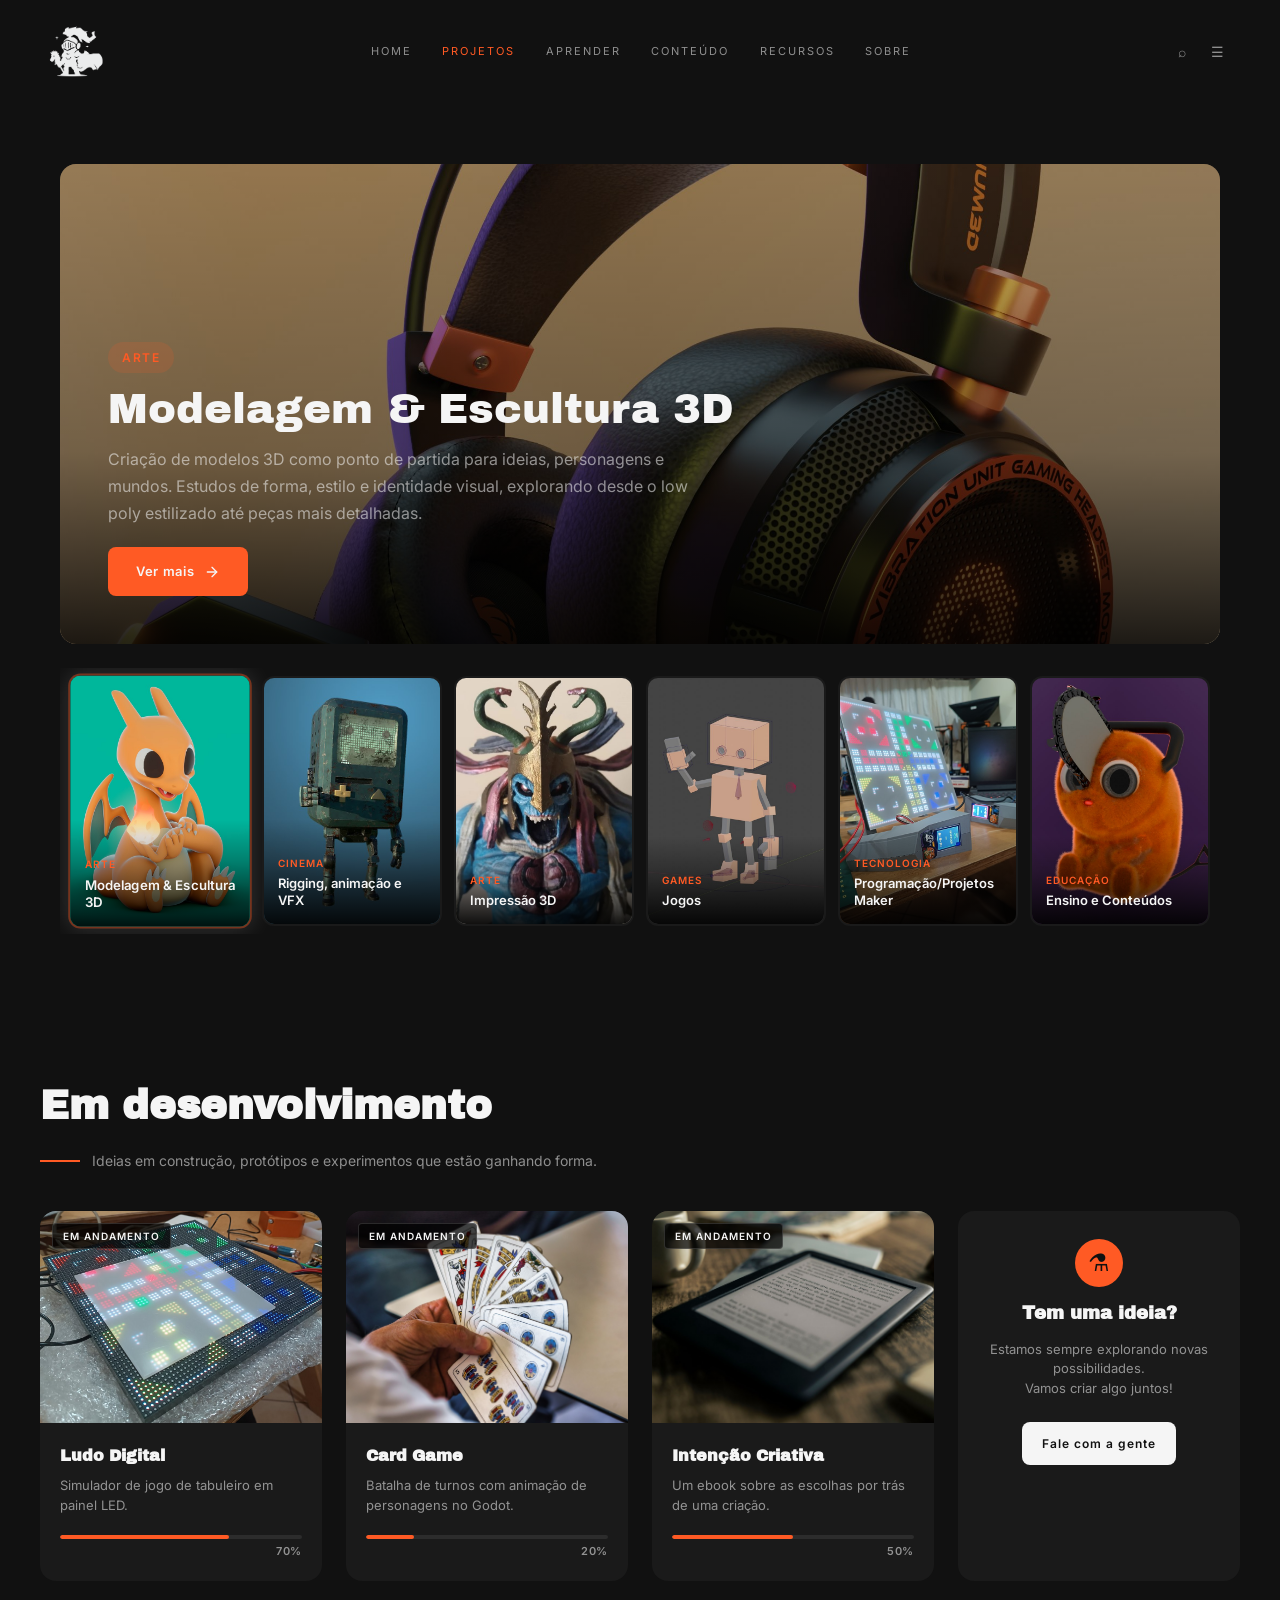
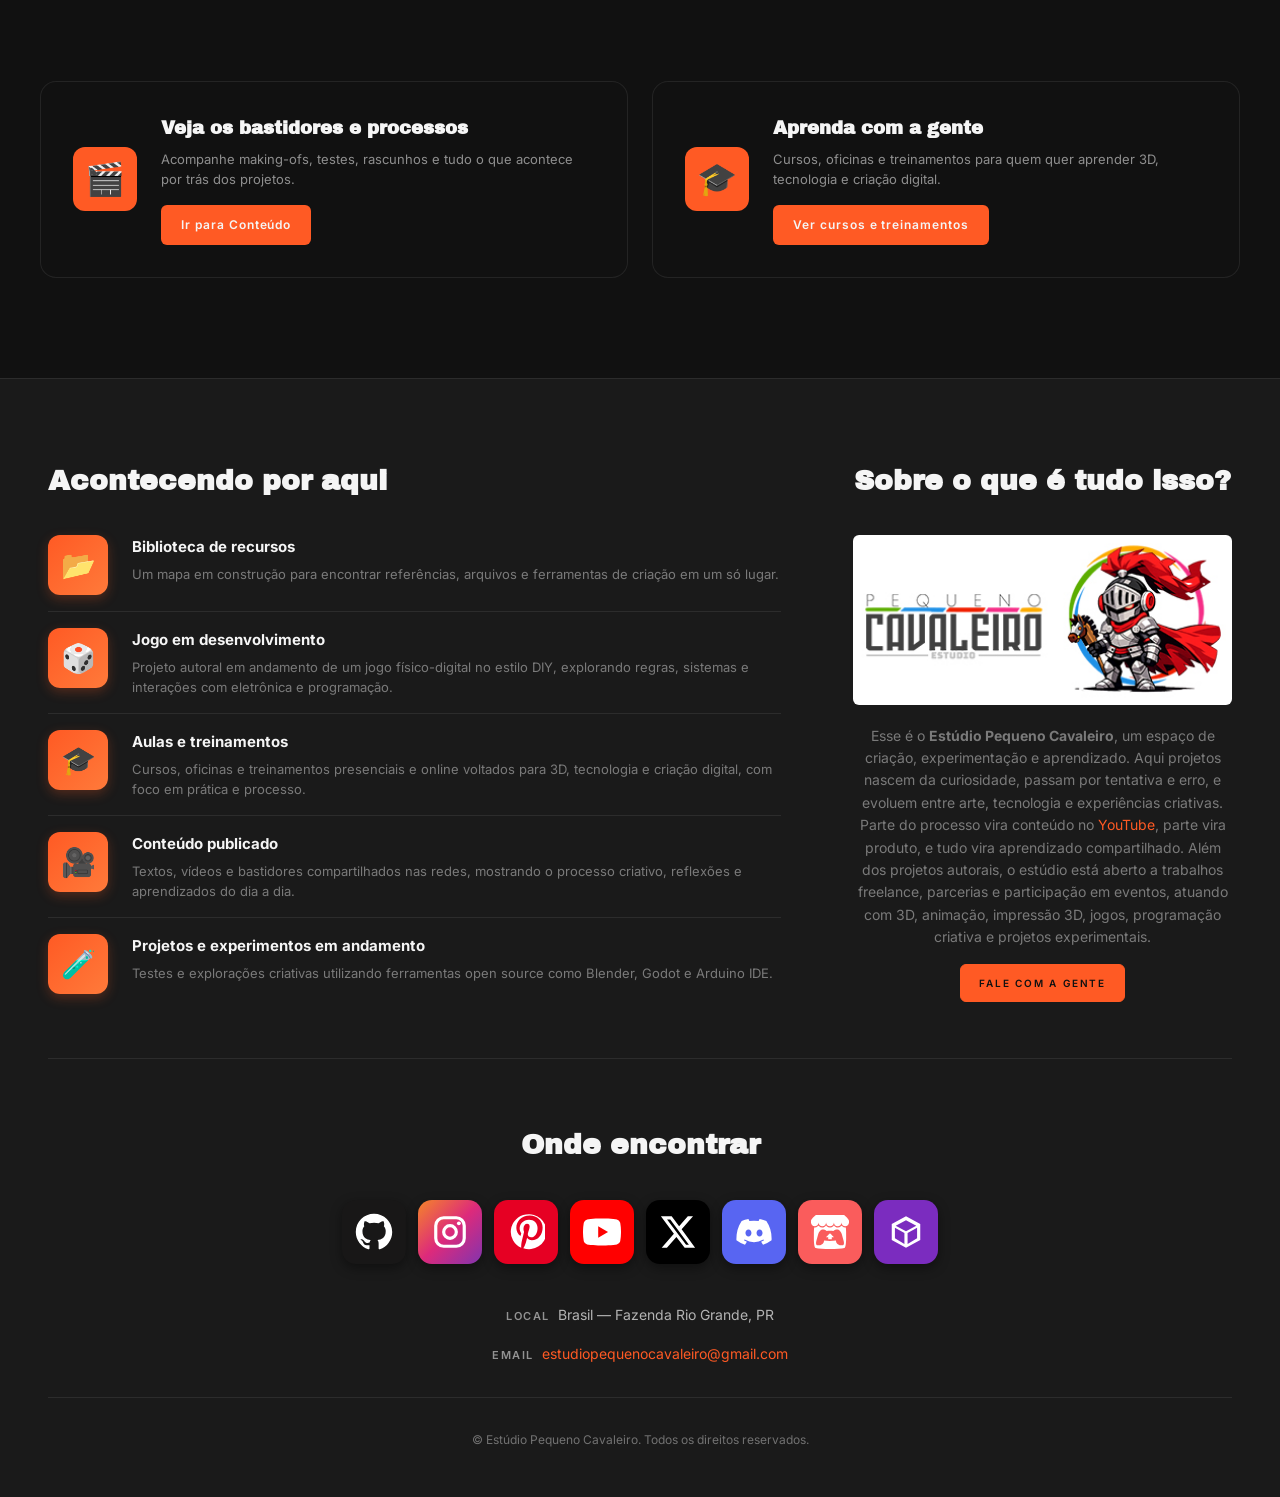
<file: projetos/index.html>
<!DOCTYPE html>
<html lang="pt-BR">
<head>
    <meta charset="UTF-8">
    <meta name="viewport" content="width=device-width, initial-scale=1.0">
    <meta name="description" content="Vitrine interativa de projetos — apresentação elegante de portfólio com navegação por cards.">
    <title>Vitrine de Projetos</title>

    <!-- Google Fonts -->
    <link rel="preconnect" href="https://fonts.googleapis.com">
    <link rel="preconnect" href="https://fonts.gstatic.com" crossorigin>
    <link href="https://fonts.googleapis.com/css2?family=Archivo+Black&family=Inter:wght@300;400;500;600;700&display=swap" rel="stylesheet">

    <!-- Estilos -->
    <link rel="stylesheet" href="css/style.css?v=2">
    <script>
        if (location.protocol === 'file:' || ['localhost', '127.0.0.1'].includes(location.hostname)) {
            const style = document.createElement('link');
            style.rel = 'stylesheet';
            style.href = 'css/dev-panel.css';
            document.head.appendChild(style);
            document.addEventListener('DOMContentLoaded', () => {
                const script = document.createElement('script');
                script.src = 'js/dev-panel.js';
                document.body.appendChild(script);
            });
        }
    </script>
    <link rel="stylesheet" href="../css/tokens.css">
    <link rel="stylesheet" href="../css/buttons.css">
    <link rel="stylesheet" href="../css/site-shell.css">
</head>
<body>

    <!-- ============================================
         HEADER / NAVEGAÇÃO
         ============================================ -->
    <header class="nav">
    <a href="../home/index.html" class="nav__logo" aria-label="Estúdio Pequeno Cavaleiro — início"><img src="../conteudo/images/LogoEstudioSFBranco.png" alt=""></a>
    <nav class="nav__menu" aria-label="Navegação principal">
        <a href="../home/index.html">HOME</a>
        <a href="../projetos/index.html" class="is-current" aria-current="page">PROJETOS</a>
        <a href="../aprender/index.html">APRENDER</a>
        <a href="../conteudo/index.html">CONTEÚDO</a>
        <a href="../recursos/index.html">RECURSOS</a>
        <a href="#sobre">SOBRE</a>
    </nav>
    <div class="nav__actions">
        <span class="nav__icon" aria-hidden="true">⌕</span>
        <details class="nav__mobile">
            <summary class="nav__icon" aria-label="Abrir menu de navegação">☰</summary>
            <nav class="nav__mobile-menu" aria-label="Navegação móvel">
                <a href="../home/index.html">HOME</a>
                <a href="../projetos/index.html" class="is-current" aria-current="page">PROJETOS</a>
                <a href="../aprender/index.html">APRENDER</a>
                <a href="../conteudo/index.html">CONTEÚDO</a>
                <a href="../recursos/index.html">RECURSOS</a>
                <a href="#sobre">SOBRE</a>
            </nav>
        </details>
    </div>
</header>

    <!-- ============================================
         MAIN CONTENT
         ============================================ -->
    <main class="main">

        <!-- ============================================
             VITRINE INTERATIVA DE PROJETOS
             ============================================

             Para personalizar via CSS (:root):
             DESTAQUE:
             - --vitrine-highlight-height: altura do destaque principal
             - --vitrine-border-radius: raio das bordas do destaque

             CARDS:
             - --vitrine-card-width: largura dos cards
             - --vitrine-card-height: altura dos cards
             - --vitrine-card-gap: espaçamento entre cards
             - --vitrine-card-border-radius: raio das bordas dos cards
             - --vitrine-card-hover-opacity: opacidade no hover (0 a 1)
             - --vitrine-card-hover-scale: zoom no hover (ex: 1.05)
             - --vitrine-card-hover-lift: elevação no hover (px)

             CORES:
             - --vitrine-primary: cor de destaque/botões
             - --vitrine-bg: cor de fundo
             - --vitrine-card-bg: fundo dos cards

             ANIMAÇÕES:
             - --vitrine-animation-duration: velocidade das transições
             ============================================ -->
        <section class="vitrine" id="projetos" aria-label="Vitrine de Projetos">

            <!-- DESTAQUE PRINCIPAL -->
            <div class="vitrine__inner">
                <div class="vitrine__highlight" id="highlight">
                    <div class="highlight__overlay"></div>
                    <div class="highlight__content">
                        <span class="highlight__category" id="category">Categoria</span>
                        <h2 class="highlight__title" id="title">Título do Projeto</h2>
                        <p class="highlight__description" id="description">Descrição do projeto aparece aqui.</p>
                        <a href="#" class="highlight__button" id="link">
                            Ver mais
                            <svg class="highlight__arrow" width="16" height="16" viewBox="0 0 24 24" fill="none" stroke="currentColor" stroke-width="2" stroke-linecap="round" stroke-linejoin="round">
                                <line x1="5" y1="12" x2="19" y2="12"></line>
                                <polyline points="12 5 19 12 12 19"></polyline>
                            </svg>
                        </a>
                    </div>
                    <div class="highlight__image-container">
                        <img src="" alt="" class="highlight__image" id="image">
                    </div>
                </div>

                <!-- CARDS DE NAVEGAÇÃO -->
                <div class="vitrine__cards" id="cards">
                    <div class="vitrine__cards-wrapper">
                        <!-- Cards gerados via JavaScript -->
                    </div>
                </div>
            </div>

        </section>

        <!-- ============================================
             EM DESENVOLVIMENTO — WIP + CTA "Tem uma ideia?"
             ============================================ -->
        <section class="wip" aria-label="Projetos em desenvolvimento">
            <div class="wip__container">
                <header class="wip__header">
                    <h2 class="wip__title">Em desenvolvimento</h2>
                    <p class="wip__subtitle">
                        <span class="wip__rule"></span>
                        Ideias em construção, protótipos e experimentos que estão ganhando forma.
                    </p>
                </header>

                <div class="wip__grid">
                    <!-- Card 1: Ludo Digital -->
                    <article class="wip-card">
                        <div class="wip-card__image wip-card__image--portrait">
                            <span class="wip-card__badge">EM ANDAMENTO</span>
                            <img class="wip-card__photo" src="images/otimizadas/Cards/LudoDigital_Card.jpg" alt="Imagem do projeto Ludo Digital" loading="lazy">
                        </div>
                        <div class="wip-card__body">
                            <h3 class="wip-card__title">Ludo Digital</h3>
                            <p class="wip-card__desc">Simulador de jogo de tabuleiro em painel LED.</p>
                            <div class="wip-progress">
                                <div class="wip-progress__bar wip-progress__bar--70"></div>
                            </div>
                            <span class="wip-progress__value">70%</span>
                        </div>
                    </article>

                    <!-- Card 2: Card Game -->
                    <article class="wip-card">
                        <div class="wip-card__image">
                            <span class="wip-card__badge">EM ANDAMENTO</span>
                            <img class="wip-card__photo" src="images/otimizadas/Cards/CardGame_Card.jpg" alt="Imagem do projeto Card Game" loading="lazy">
                        </div>
                        <div class="wip-card__body">
                            <h3 class="wip-card__title">Card Game</h3>
                            <p class="wip-card__desc">Batalha de turnos com animação de personagens no Godot.</p>
                            <div class="wip-progress">
                                <div class="wip-progress__bar wip-progress__bar--20"></div>
                            </div>
                            <span class="wip-progress__value">20%</span>
                        </div>
                    </article>

                    <!-- Card 3: Intenção Criativa -->
                    <article class="wip-card">
                        <div class="wip-card__image">
                            <span class="wip-card__badge">EM ANDAMENTO</span>
                            <img class="wip-card__photo" src="images/otimizadas/Cards/Ebook_Card.jpg" alt="Imagem do ebook Intenção Criativa" loading="lazy">
                        </div>
                        <div class="wip-card__body">
                            <h3 class="wip-card__title">Intenção Criativa</h3>
                            <p class="wip-card__desc">Um ebook sobre as escolhas por trás de uma criação.</p>
                            <div class="wip-progress">
                                <div class="wip-progress__bar wip-progress__bar--50"></div>
                            </div>
                            <span class="wip-progress__value">50%</span>
                        </div>
                    </article>

                    <!-- Card 4: CTA lateral "Tem uma ideia?" -->
                    <aside class="wip-sidebar">
                        <div class="wip-sidebar__icon" aria-hidden="true">⚗</div>
                        <h3 class="wip-sidebar__title">Tem uma ideia?</h3>
                        <p class="wip-sidebar__text">
                            Estamos sempre explorando novas possibilidades.<br>
                            Vamos criar algo juntos!
                        </p>
                        <a href="#redes" class="wip-sidebar__button">Fale com a gente</a>
                    </aside>
                </div>
            </div>
        </section>

        <!-- ============================================
             DUAL CTA — Bastidores + Cursos
             ============================================ -->
        <section class="dual-cta" aria-label="Bastidores e cursos">
            <div class="dual-cta__container">
                <article class="dual-cta__card">
                    <div class="dual-cta__icon" aria-hidden="true">🎬</div>
                    <div class="dual-cta__content">
                        <h3 class="dual-cta__title">Veja os bastidores e processos</h3>
                        <p class="dual-cta__text">
                            Acompanhe making-ofs, testes, rascunhos e tudo o que
                            acontece por trás dos projetos.
                        </p>
                        <a href="../conteudo/index.html" class="dual-cta__button">Ir para Conteúdo</a>
                    </div>
                </article>

                <article class="dual-cta__card">
                    <div class="dual-cta__icon" aria-hidden="true">🎓</div>
                    <div class="dual-cta__content">
                        <h3 class="dual-cta__title">Aprenda com a gente</h3>
                        <p class="dual-cta__text">
                            Cursos, oficinas e treinamentos para quem quer
                            aprender 3D, tecnologia e criação digital.
                        </p>
                        <a href="../aprender/index.html" class="dual-cta__button">Ver cursos e treinamentos</a>
                    </div>
                </article>
            </div>
        </section>

    </main>

    <!-- ============================================
         FOOTER
         ============================================ -->
    <!-- Scripts -->
    <script src="js/main.js"></script>
<!-- ===== FOOTER ===== -->
    <footer class="footer" id="sobre">
    <div class="footer__container">
        <section class="footer__top">
            <section class="footer__col footer__col--wide">
                <h2 class="footer__title">Acontecendo por aqui</h2>
                <ul class="updates">
                    <li class="updates__item"><span class="updates__icon" aria-hidden="true">📂</span><div><h3 class="updates__title"><a href="../recursos/index.html">Biblioteca de recursos</a></h3><p class="updates__text">Um mapa em construção para encontrar referências, arquivos e ferramentas de criação em um só lugar.</p></div></li>
                    <li class="updates__item"><span class="updates__icon" aria-hidden="true">🎲</span><div><h3 class="updates__title"><a href="../projetos/index.html">Jogo em desenvolvimento</a></h3><p class="updates__text">Projeto autoral em andamento de um jogo físico-digital no estilo DIY, explorando regras, sistemas e interações com eletrônica e programação.</p></div></li>
                    <li class="updates__item"><span class="updates__icon" aria-hidden="true">🎓</span><div><h3 class="updates__title"><a href="../aprender/index.html">Aulas e treinamentos</a></h3><p class="updates__text">Cursos, oficinas e treinamentos presenciais e online voltados para 3D, tecnologia e criação digital, com foco em prática e processo.</p></div></li>
                    <li class="updates__item"><span class="updates__icon" aria-hidden="true">🎥</span><div><h3 class="updates__title"><a href="../conteudo/index.html">Conteúdo publicado</a></h3><p class="updates__text">Textos, vídeos e bastidores compartilhados nas redes, mostrando o processo criativo, reflexões e aprendizados do dia a dia.</p></div></li>
                    <li class="updates__item"><span class="updates__icon" aria-hidden="true">🧪</span><div><h3 class="updates__title"><a href="../projetos/index.html">Projetos e experimentos em andamento</a></h3><p class="updates__text">Testes e explorações criativas utilizando ferramentas open source como Blender, Godot e Arduino IDE.</p></div></li>
                </ul>
            </section>
            <section class="footer__col">
                <h2 class="footer__title">Sobre o que é tudo isso?</h2>
                <div class="footer__image"><img src="../home/images/pic10.jpg" alt="Estúdio Pequeno Cavaleiro" loading="lazy"></div>
                <p class="footer__text">Esse é o <strong>Estúdio Pequeno Cavaleiro</strong>, um espaço de criação, experimentação e aprendizado. Aqui projetos nascem da curiosidade, passam por tentativa e erro, e evoluem entre arte, tecnologia e experiências criativas. Parte do processo vira conteúdo no <a href="https://www.youtube.com/@estudiopequenocavaleiro/streams">YouTube</a>, parte vira produto, e tudo vira aprendizado compartilhado. Além dos projetos autorais, o estúdio está aberto a trabalhos freelance, parcerias e participação em eventos, atuando com 3D, animação, impressão 3D, jogos, programação criativa e projetos experimentais.</p>
                <a href="mailto:estudiopequenocavaleiro@gmail.com" class="btn btn--primary btn--sm">Fale com a gente</a>
            </section>
        </section>
        <section class="footer__social-block" id="redes">
            <h2 class="footer__title footer__title--center">Onde encontrar</h2>
            <ul class="social">
                    <li><a href="https://github.com/estudiopequenocavaleiro" aria-label="GitHub"><svg viewBox="0 0 24 24" fill="currentColor" aria-hidden="true"><path d="M12 .5C5.65.5.5 5.65.5 12c0 5.08 3.29 9.39 7.86 10.91.58.11.79-.25.79-.55v-2.07c-3.2.7-3.88-1.37-3.88-1.37-.52-1.34-1.28-1.69-1.28-1.69-1.05-.71.08-.7.08-.7 1.16.08 1.77 1.19 1.77 1.19 1.03 1.76 2.7 1.25 3.36.96.1-.74.4-1.25.73-1.54-2.55-.29-5.24-1.28-5.24-5.7 0-1.26.45-2.29 1.18-3.1-.12-.29-.51-1.46.11-3.05 0 0 .97-.31 3.18 1.18.92-.26 1.91-.39 2.89-.39.98 0 1.97.13 2.89.39 2.21-1.49 3.18-1.18 3.18-1.18.62 1.59.23 2.76.11 3.05.74.81 1.18 1.84 1.18 3.1 0 4.43-2.7 5.4-5.27 5.69.41.36.78 1.05.78 2.12v3.14c0 .31.21.67.8.55C20.21 21.38 23.5 17.08 23.5 12 23.5 5.65 18.35.5 12 .5z"/></svg></a></li>
                    <li><a href="https://instagram.com/estudiopequenocavaleiro" aria-label="Instagram"><svg viewBox="0 0 24 24" fill="currentColor" aria-hidden="true"><rect x="3" y="3" width="18" height="18" rx="5" fill="none" stroke="currentColor" stroke-width="2"/><circle cx="12" cy="12" r="4" fill="none" stroke="currentColor" stroke-width="2"/><circle cx="17.6" cy="6.5" r="1.2"/></svg></a></li>
                    <li><a href="https://pinterest.com/estudiopequenocavaleiro" aria-label="Pinterest"><svg viewBox="0 0 24 24" fill="currentColor" aria-hidden="true"><path d="M12 1a11 11 0 0 0-3 21c-.1-1.2 0-2.7.3-4l1.5-6.2s-.4-.8-.4-1.9c0-1.8 1-3.1 2.3-3.1 1.1 0 1.6.8 1.6 1.8 0 1.1-.7 2.8-1.1 4.3-.3 1.3.7 2.4 2 2.4 2.4 0 4.1-2.5 4.1-5.9 0-3.1-2.2-5.2-5.4-5.2-3.7 0-5.9 2.8-5.9 5.6 0 1.1.4 2.3 1 3-.1.4-.3 1.1-.5 1.7-1.6-.8-2.6-3.1-2.6-5 0-4.1 3-7.9 8.6-7.9 4.5 0 8 3.2 8 7.5 0 4.5-2.8 8.1-6.8 8.1-1.3 0-2.5-.7-3-1.5l-.8 3.1a13 13 0 0 1-1.6 3.4A11 11 0 1 0 12 1z"/></svg></a></li>
                    <li><a href="https://youtube.com/@estudiopequenocavaleiro" aria-label="YouTube"><svg viewBox="0 0 24 24" fill="currentColor" aria-hidden="true"><path d="M23.5 6.2a3 3 0 0 0-2.1-2.1C19.5 3.5 12 3.5 12 3.5s-7.5 0-9.4.6A3 3 0 0 0 .5 6.2 31 31 0 0 0 0 12a31 31 0 0 0 .5 5.8 3 3 0 0 0 2.1 2.1c1.9.6 9.4.6 9.4.6s7.5 0 9.4-.6a3 3 0 0 0 2.1-2.1A31 31 0 0 0 24 12a31 31 0 0 0-.5-5.8zM9.6 15.6V8.4l6.2 3.6z"/></svg></a></li>
                    <li><a href="https://x.com/smallknightstd" aria-label="X"><svg viewBox="0 0 24 24" fill="currentColor" aria-hidden="true"><path d="M18.2 2h3.3l-7.2 8.3L22.8 22h-6.6l-5.2-6.8L5 22H1.7l7.7-8.9L1.2 2h6.8l4.7 6.3zm-1.1 18h1.8L7.1 4.1H5.1z"/></svg></a></li>
                    <li><a href="https://discord.gg/XewHVRmMsZ" aria-label="Discord"><svg viewBox="0 0 24 24" fill="currentColor" aria-hidden="true"><path d="M19.8 5.1A18 18 0 0 0 15.5 3.8l-.6 1.3a16 16 0 0 0-5.8 0l-.6-1.3A18 18 0 0 0 4.2 5C1.5 9 .8 13 .9 17.2a18 18 0 0 0 5.4 2.8l1.2-1.9-1.9-.9.5-.4a12.4 12.4 0 0 0 11.8 0l.5.4-1.9.9 1.2 1.9a18 18 0 0 0 5.4-2.8c.2-4.6-.9-8.5-3.3-12.1zM8.5 14.8c-1 0-1.9-1-1.9-2.2s.8-2.2 1.9-2.2 1.9 1 1.9 2.2-.8 2.2-1.9 2.2zm7 0c-1 0-1.9-1-1.9-2.2s.8-2.2 1.9-2.2 1.9 1 1.9 2.2-.8 2.2-1.9 2.2z"/></svg></a></li>
                    <li><a href="https://estudiopequenocavaleiro.itch.io/" aria-label="itch.io"><img src="../images/brands/itchio-textless-white.svg" alt="" aria-hidden="true"></a></li>
                    <li><a href="https://cults3d.com/en/users/estudiopequenocavaleiro" aria-label="Cults 3D"><svg viewBox="0 0 24 24" fill="currentColor" aria-hidden="true"><path d="M12 2 3 7v10l9 5 9-5V7zm0 2.5L18.5 8 12 11.5 5.5 8zM5 9.3l6 3.4v6.8L5 16zm14 0V16l-6 3.5v-6.8z"/></svg></a></li>
            </ul>
            <ul class="contact contact--center">
                <li><span class="contact__label">Local</span><span class="contact__value">Brasil — Fazenda Rio Grande, PR</span></li>
                <li><span class="contact__label">Email</span><span class="contact__value"><a href="mailto:estudiopequenocavaleiro@gmail.com">estudiopequenocavaleiro@gmail.com</a></span></li>
            </ul>
        </section>
        <p class="footer__copy">© Estúdio Pequeno Cavaleiro. Todos os direitos reservados.</p>
    </div>
</footer>

<script src="../js/footer.js" defer></script>
</body>
</html>
</file>
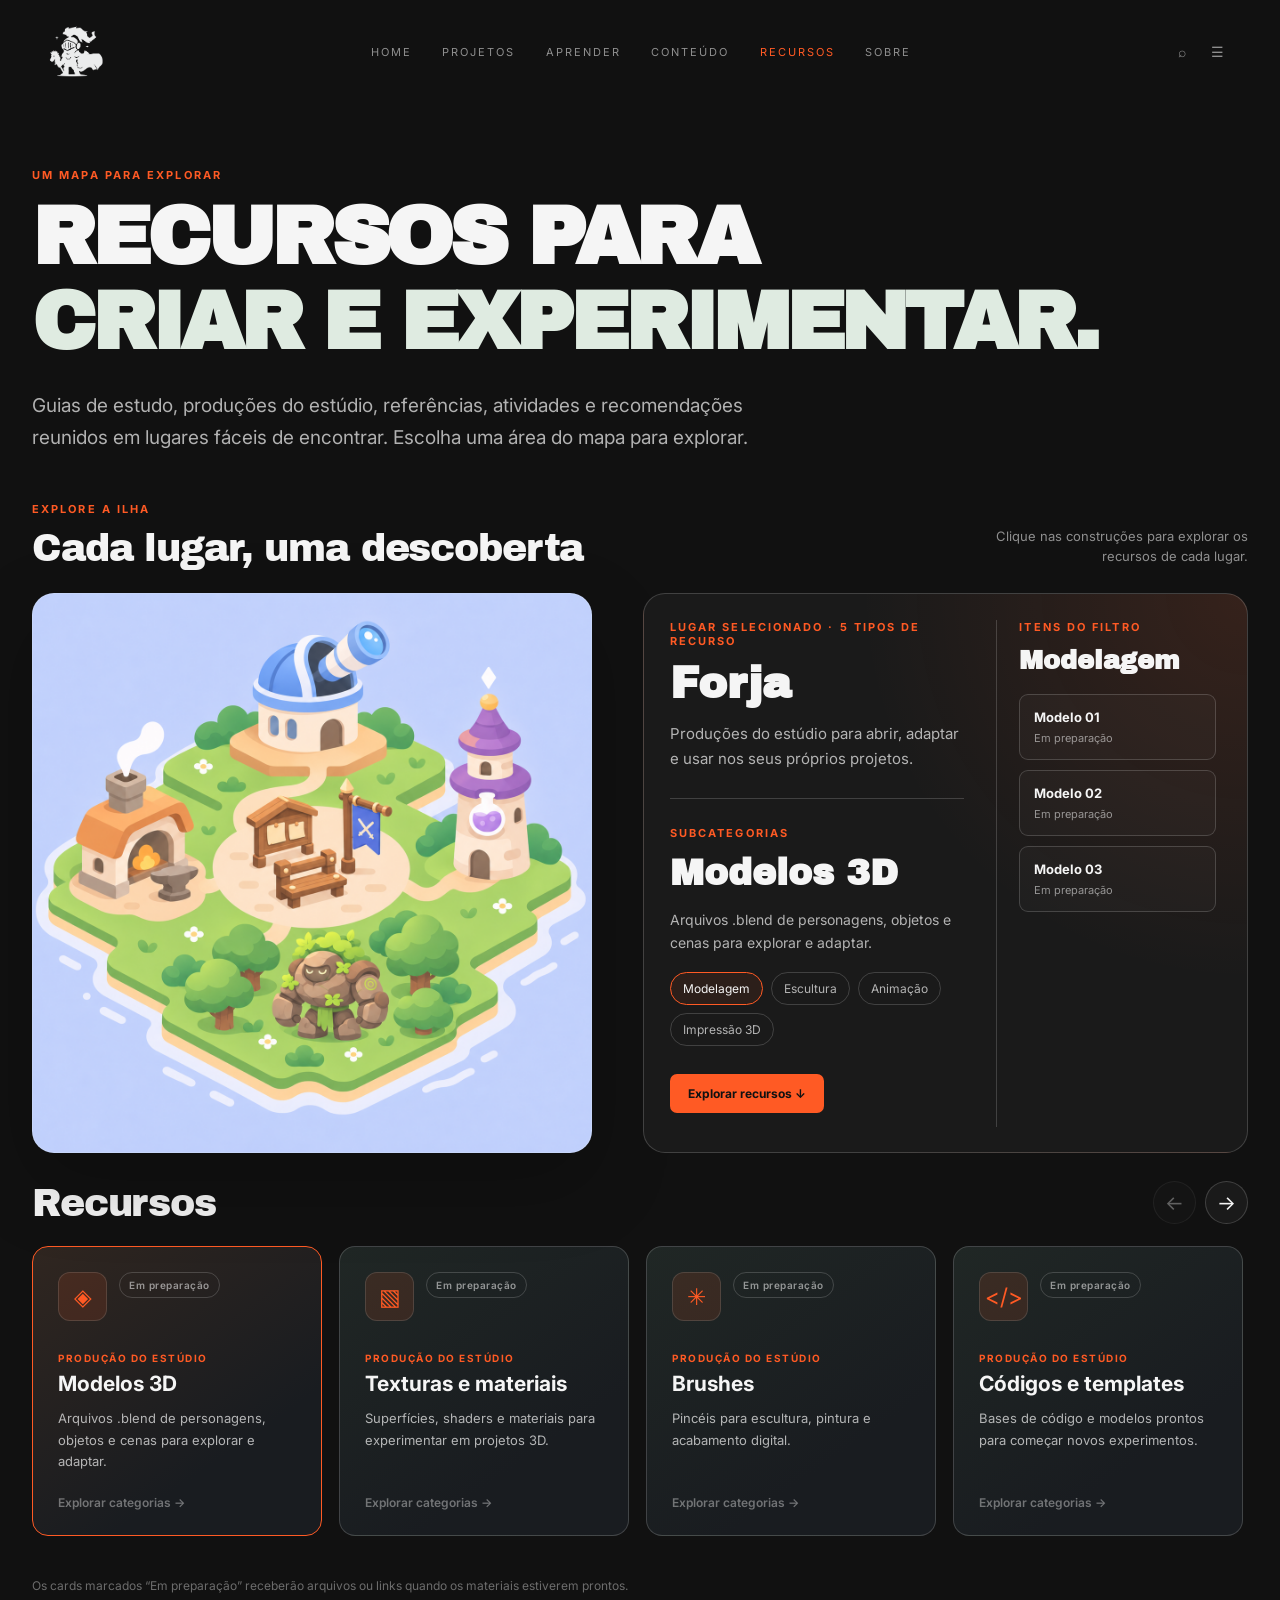
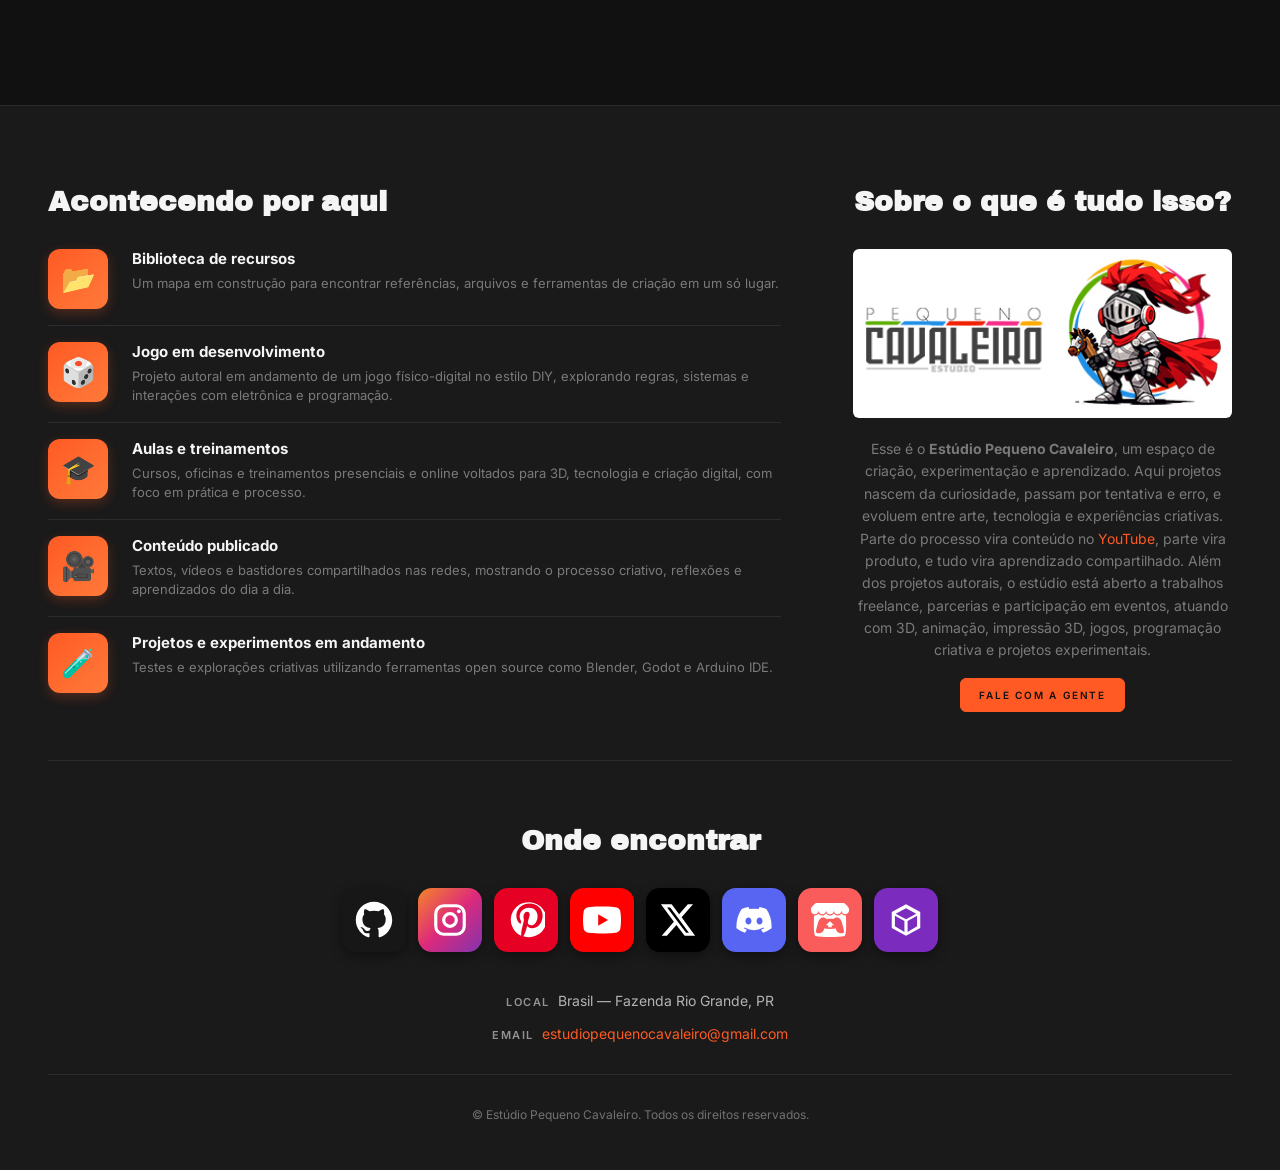
<file: recursos/index.html>
<!DOCTYPE html>
<html lang="pt-BR">
<head>
    <meta charset="UTF-8">
    <meta name="viewport" content="width=device-width, initial-scale=1">
    <meta name="description" content="Explore os recursos do Estúdio Pequeno Cavaleiro: arquivos 3D, referências, materiais, vídeos e ferramentas de criação.">
    <title>Recursos | Estúdio Pequeno Cavaleiro</title>
    <link rel="preconnect" href="https://fonts.googleapis.com">
    <link rel="preconnect" href="https://fonts.gstatic.com" crossorigin>
    <link href="https://fonts.googleapis.com/css2?family=Archivo+Black&family=Inter:wght@400;500;600;700&display=swap" rel="stylesheet">
    <link rel="stylesheet" href="../css/tokens.css">
    <link rel="stylesheet" href="css/recursos.css">
    <script src="js/recursos.js" defer></script>
    <link rel="stylesheet" href="../css/site-shell.css">
    <link rel="stylesheet" href="../css/buttons.css">
</head>
<body>
    <header class="nav">
    <a href="../home/index.html" class="nav__logo" aria-label="Estúdio Pequeno Cavaleiro — início"><img src="../conteudo/images/LogoEstudioSFBranco.png" alt=""></a>
    <nav class="nav__menu" aria-label="Navegação principal">
        <a href="../home/index.html">HOME</a>
        <a href="../projetos/index.html">PROJETOS</a>
        <a href="../aprender/index.html">APRENDER</a>
        <a href="../conteudo/index.html">CONTEÚDO</a>
        <a href="../recursos/index.html" class="is-current" aria-current="page">RECURSOS</a>
        <a href="#sobre">SOBRE</a>
    </nav>
    <div class="nav__actions">
        <span class="nav__icon" aria-hidden="true">⌕</span>
        <details class="nav__mobile">
            <summary class="nav__icon" aria-label="Abrir menu de navegação">☰</summary>
            <nav class="nav__mobile-menu" aria-label="Navegação móvel">
                <a href="../home/index.html">HOME</a>
                <a href="../projetos/index.html">PROJETOS</a>
                <a href="../aprender/index.html">APRENDER</a>
                <a href="../conteudo/index.html">CONTEÚDO</a>
                <a href="../recursos/index.html" class="is-current" aria-current="page">RECURSOS</a>
                <a href="#sobre">SOBRE</a>
            </nav>
        </details>
    </div>
</header>

    <main>
        <section class="intro" aria-labelledby="page-title">
            <p class="eyebrow">Um mapa para explorar</p>
            <h1 id="page-title">RECURSOS PARA<br><span>CRIAR E EXPERIMENTAR.</span></h1>
            <p>Guias de estudo, produções do estúdio, referências, atividades e recomendações reunidos em lugares fáceis de encontrar. Escolha uma área do mapa para explorar.</p>
        </section>

        <section class="map-section" aria-labelledby="map-title">
            <div class="section-heading">
                <div><p class="eyebrow">Explore a ilha</p><h2 id="map-title">Cada lugar, uma descoberta</h2></div>
                <p>Clique nas construções para explorar os recursos de cada lugar.</p>
            </div>

            <div class="map-layout">
                <div class="map-stage">
                    <img class="map-art" src="images/Mapa_Isometrico_V2.png" alt="" aria-hidden="true">
                    <button class="map-location is-active" type="button" style="--x: 19%; --y: 40%; --w: 23%; --h: 34%; --art-width: 120%" data-category="forja" data-label="Forja" aria-label="Explorar Forja" aria-controls="resource-carousel" aria-pressed="true">
                        <img src="images/forja_com_bigorna.png" alt="" aria-hidden="true">
                    </button>
                    <button class="map-location" type="button" style="--x: 45%; --y: 43%; --w: 18%; --h: 18%; --art-width: 104%" data-category="praca" data-label="Praça" aria-label="Explorar Praça" aria-controls="resource-carousel" aria-pressed="false">
                        <img src="images/placa_avisos.png" alt="" aria-hidden="true">
                    </button>
                    <button class="map-location" type="button" style="--x: 51%; --y: 17%; --w: 27%; --h: 27%; --art-width: 145%" data-category="observatorio" data-label="Observatório" aria-label="Explorar Observatório" aria-controls="resource-carousel" aria-pressed="false">
                        <img src="images/Observatorio.png" alt="" aria-hidden="true">
                    </button>
                    <button class="map-location" type="button" style="--x: 82%; --y: 33%; --w: 18%; --h: 34%; --art-width: 244%" data-category="alquimia" data-label="Torre do Alquimista" aria-label="Explorar Torre do Alquimista" aria-controls="resource-carousel" aria-pressed="false">
                        <img src="images/Torre_Alquimista.png" alt="" aria-hidden="true">
                    </button>
                    <button class="map-location" type="button" style="--x: 53%; --y: 73%; --w: 25%; --h: 20%; --art-width: 115%" data-category="sabio" data-label="Sábio da Floresta" aria-label="Explorar Sábio da Floresta" aria-controls="resource-carousel" aria-pressed="false">
                        <img src="images/sabio_da_floresta.png" alt="" aria-hidden="true">
                    </button>
                </div>

                <aside class="map-guide" aria-label="Lugar e subcategorias selecionados">
                    <div class="map-guide__details">
                        <div class="map-guide__place">
                            <p class="eyebrow" id="resource-kicker">Lugar selecionado · 5 tipos de recurso</p>
                            <h2 id="resource-title" aria-live="polite">Forja</h2>
                            <p id="resource-description">Produções do estúdio para abrir, adaptar e usar nos seus próprios projetos.</p>
                        </div>
                        <section class="filter-panel" aria-labelledby="filter-title">
                            <p class="eyebrow">Subcategorias</p>
                            <h3 id="filter-title">Modelos 3D</h3>
                            <p class="filter-panel__description" id="filter-description">Arquivos .blend de personagens, objetos e cenas para explorar e adaptar.</p>
                            <div class="filter-options" id="filter-options" role="group" aria-label="Subfiltros"></div>
                            <a class="filter-panel__jump" href="#explorar">Explorar recursos ↓</a>
                        </section>
                    </div>
                    <section class="resource-index" aria-labelledby="selected-filter-title">
                        <p class="eyebrow">Itens do filtro</p>
                        <h3 id="selected-filter-title">Modelagem</h3>
                        <div class="resource-index__scroll" id="filter-result" aria-live="polite"></div>
                    </section>
                </aside>

                <section class="resource-section" id="explorar" aria-labelledby="resource-list-title">
                    <div class="resource-heading">
                        <h2 id="resource-list-title">Recursos</h2>
                        <div class="carousel-controls" aria-label="Controles dos recursos">
                            <button id="previous-card" type="button" aria-label="Ver recursos anteriores" disabled>←</button>
                            <button id="next-card" type="button" aria-label="Ver próximos recursos">→</button>
                        </div>
                    </div>
                    <div class="resource-carousel" id="resource-carousel" tabindex="0" role="region" aria-label="Recursos: Forja"></div>
                    <noscript><p class="resource-note">Ative o JavaScript para explorar os lugares do mapa e seus recursos.</p></noscript>
                    <p class="resource-note">Os cards marcados “Em preparação” receberão arquivos ou links quando os materiais estiverem prontos.</p>
                </section>
            </div>
        </section>
    </main>

    <footer class="footer" id="sobre">
    <div class="footer__container">
        <section class="footer__top">
            <section class="footer__col footer__col--wide">
                <h2 class="footer__title">Acontecendo por aqui</h2>
                <ul class="updates">
                    <li class="updates__item"><span class="updates__icon" aria-hidden="true">📂</span><div><h3 class="updates__title"><a href="../recursos/index.html">Biblioteca de recursos</a></h3><p class="updates__text">Um mapa em construção para encontrar referências, arquivos e ferramentas de criação em um só lugar.</p></div></li>
                    <li class="updates__item"><span class="updates__icon" aria-hidden="true">🎲</span><div><h3 class="updates__title"><a href="../projetos/index.html">Jogo em desenvolvimento</a></h3><p class="updates__text">Projeto autoral em andamento de um jogo físico-digital no estilo DIY, explorando regras, sistemas e interações com eletrônica e programação.</p></div></li>
                    <li class="updates__item"><span class="updates__icon" aria-hidden="true">🎓</span><div><h3 class="updates__title"><a href="../aprender/index.html">Aulas e treinamentos</a></h3><p class="updates__text">Cursos, oficinas e treinamentos presenciais e online voltados para 3D, tecnologia e criação digital, com foco em prática e processo.</p></div></li>
                    <li class="updates__item"><span class="updates__icon" aria-hidden="true">🎥</span><div><h3 class="updates__title"><a href="../conteudo/index.html">Conteúdo publicado</a></h3><p class="updates__text">Textos, vídeos e bastidores compartilhados nas redes, mostrando o processo criativo, reflexões e aprendizados do dia a dia.</p></div></li>
                    <li class="updates__item"><span class="updates__icon" aria-hidden="true">🧪</span><div><h3 class="updates__title"><a href="../projetos/index.html">Projetos e experimentos em andamento</a></h3><p class="updates__text">Testes e explorações criativas utilizando ferramentas open source como Blender, Godot e Arduino IDE.</p></div></li>
                </ul>
            </section>
            <section class="footer__col">
                <h2 class="footer__title">Sobre o que é tudo isso?</h2>
                <div class="footer__image"><img src="../home/images/pic10.jpg" alt="Estúdio Pequeno Cavaleiro" loading="lazy"></div>
                <p class="footer__text">Esse é o <strong>Estúdio Pequeno Cavaleiro</strong>, um espaço de criação, experimentação e aprendizado. Aqui projetos nascem da curiosidade, passam por tentativa e erro, e evoluem entre arte, tecnologia e experiências criativas. Parte do processo vira conteúdo no <a href="https://www.youtube.com/@estudiopequenocavaleiro/streams">YouTube</a>, parte vira produto, e tudo vira aprendizado compartilhado. Além dos projetos autorais, o estúdio está aberto a trabalhos freelance, parcerias e participação em eventos, atuando com 3D, animação, impressão 3D, jogos, programação criativa e projetos experimentais.</p>
                <a href="mailto:estudiopequenocavaleiro@gmail.com" class="btn btn--primary btn--sm">Fale com a gente</a>
            </section>
        </section>
        <section class="footer__social-block">
            <h2 class="footer__title footer__title--center">Onde encontrar</h2>
            <ul class="social">
                    <li><a href="https://github.com/estudiopequenocavaleiro" aria-label="GitHub"><svg viewBox="0 0 24 24" fill="currentColor" aria-hidden="true"><path d="M12 .5C5.65.5.5 5.65.5 12c0 5.08 3.29 9.39 7.86 10.91.58.11.79-.25.79-.55v-2.07c-3.2.7-3.88-1.37-3.88-1.37-.52-1.34-1.28-1.69-1.28-1.69-1.05-.71.08-.7.08-.7 1.16.08 1.77 1.19 1.77 1.19 1.03 1.76 2.7 1.25 3.36.96.1-.74.4-1.25.73-1.54-2.55-.29-5.24-1.28-5.24-5.7 0-1.26.45-2.29 1.18-3.1-.12-.29-.51-1.46.11-3.05 0 0 .97-.31 3.18 1.18.92-.26 1.91-.39 2.89-.39.98 0 1.97.13 2.89.39 2.21-1.49 3.18-1.18 3.18-1.18.62 1.59.23 2.76.11 3.05.74.81 1.18 1.84 1.18 3.1 0 4.43-2.7 5.4-5.27 5.69.41.36.78 1.05.78 2.12v3.14c0 .31.21.67.8.55C20.21 21.38 23.5 17.08 23.5 12 23.5 5.65 18.35.5 12 .5z"/></svg></a></li>
                    <li><a href="https://instagram.com/estudiopequenocavaleiro" aria-label="Instagram"><svg viewBox="0 0 24 24" fill="currentColor" aria-hidden="true"><rect x="3" y="3" width="18" height="18" rx="5" fill="none" stroke="currentColor" stroke-width="2"/><circle cx="12" cy="12" r="4" fill="none" stroke="currentColor" stroke-width="2"/><circle cx="17.6" cy="6.5" r="1.2"/></svg></a></li>
                    <li><a href="https://pinterest.com/estudiopequenocavaleiro" aria-label="Pinterest"><svg viewBox="0 0 24 24" fill="currentColor" aria-hidden="true"><path d="M12 1a11 11 0 0 0-3 21c-.1-1.2 0-2.7.3-4l1.5-6.2s-.4-.8-.4-1.9c0-1.8 1-3.1 2.3-3.1 1.1 0 1.6.8 1.6 1.8 0 1.1-.7 2.8-1.1 4.3-.3 1.3.7 2.4 2 2.4 2.4 0 4.1-2.5 4.1-5.9 0-3.1-2.2-5.2-5.4-5.2-3.7 0-5.9 2.8-5.9 5.6 0 1.1.4 2.3 1 3-.1.4-.3 1.1-.5 1.7-1.6-.8-2.6-3.1-2.6-5 0-4.1 3-7.9 8.6-7.9 4.5 0 8 3.2 8 7.5 0 4.5-2.8 8.1-6.8 8.1-1.3 0-2.5-.7-3-1.5l-.8 3.1a13 13 0 0 1-1.6 3.4A11 11 0 1 0 12 1z"/></svg></a></li>
                    <li><a href="https://youtube.com/@estudiopequenocavaleiro" aria-label="YouTube"><svg viewBox="0 0 24 24" fill="currentColor" aria-hidden="true"><path d="M23.5 6.2a3 3 0 0 0-2.1-2.1C19.5 3.5 12 3.5 12 3.5s-7.5 0-9.4.6A3 3 0 0 0 .5 6.2 31 31 0 0 0 0 12a31 31 0 0 0 .5 5.8 3 3 0 0 0 2.1 2.1c1.9.6 9.4.6 9.4.6s7.5 0 9.4-.6a3 3 0 0 0 2.1-2.1A31 31 0 0 0 24 12a31 31 0 0 0-.5-5.8zM9.6 15.6V8.4l6.2 3.6z"/></svg></a></li>
                    <li><a href="https://x.com/smallknightstd" aria-label="X"><svg viewBox="0 0 24 24" fill="currentColor" aria-hidden="true"><path d="M18.2 2h3.3l-7.2 8.3L22.8 22h-6.6l-5.2-6.8L5 22H1.7l7.7-8.9L1.2 2h6.8l4.7 6.3zm-1.1 18h1.8L7.1 4.1H5.1z"/></svg></a></li>
                    <li><a href="https://discord.gg/XewHVRmMsZ" aria-label="Discord"><svg viewBox="0 0 24 24" fill="currentColor" aria-hidden="true"><path d="M19.8 5.1A18 18 0 0 0 15.5 3.8l-.6 1.3a16 16 0 0 0-5.8 0l-.6-1.3A18 18 0 0 0 4.2 5C1.5 9 .8 13 .9 17.2a18 18 0 0 0 5.4 2.8l1.2-1.9-1.9-.9.5-.4a12.4 12.4 0 0 0 11.8 0l.5.4-1.9.9 1.2 1.9a18 18 0 0 0 5.4-2.8c.2-4.6-.9-8.5-3.3-12.1zM8.5 14.8c-1 0-1.9-1-1.9-2.2s.8-2.2 1.9-2.2 1.9 1 1.9 2.2-.8 2.2-1.9 2.2zm7 0c-1 0-1.9-1-1.9-2.2s.8-2.2 1.9-2.2 1.9 1 1.9 2.2-.8 2.2-1.9 2.2z"/></svg></a></li>
                    <li><a href="https://estudiopequenocavaleiro.itch.io/" aria-label="itch.io"><img src="../images/brands/itchio-textless-white.svg" alt="" aria-hidden="true"></a></li>
                    <li><a href="https://cults3d.com/en/users/estudiopequenocavaleiro" aria-label="Cults 3D"><svg viewBox="0 0 24 24" fill="currentColor" aria-hidden="true"><path d="M12 2 3 7v10l9 5 9-5V7zm0 2.5L18.5 8 12 11.5 5.5 8zM5 9.3l6 3.4v6.8L5 16zm14 0V16l-6 3.5v-6.8z"/></svg></a></li>
            </ul>
            <ul class="contact contact--center">
                <li><span class="contact__label">Local</span><span class="contact__value">Brasil — Fazenda Rio Grande, PR</span></li>
                <li><span class="contact__label">Email</span><span class="contact__value"><a href="mailto:estudiopequenocavaleiro@gmail.com">estudiopequenocavaleiro@gmail.com</a></span></li>
            </ul>
        </section>
        <p class="footer__copy">© Estúdio Pequeno Cavaleiro. Todos os direitos reservados.</p>
    </div>
</footer>
<script src="../js/footer.js" defer></script>
</body>
</html>
</file>
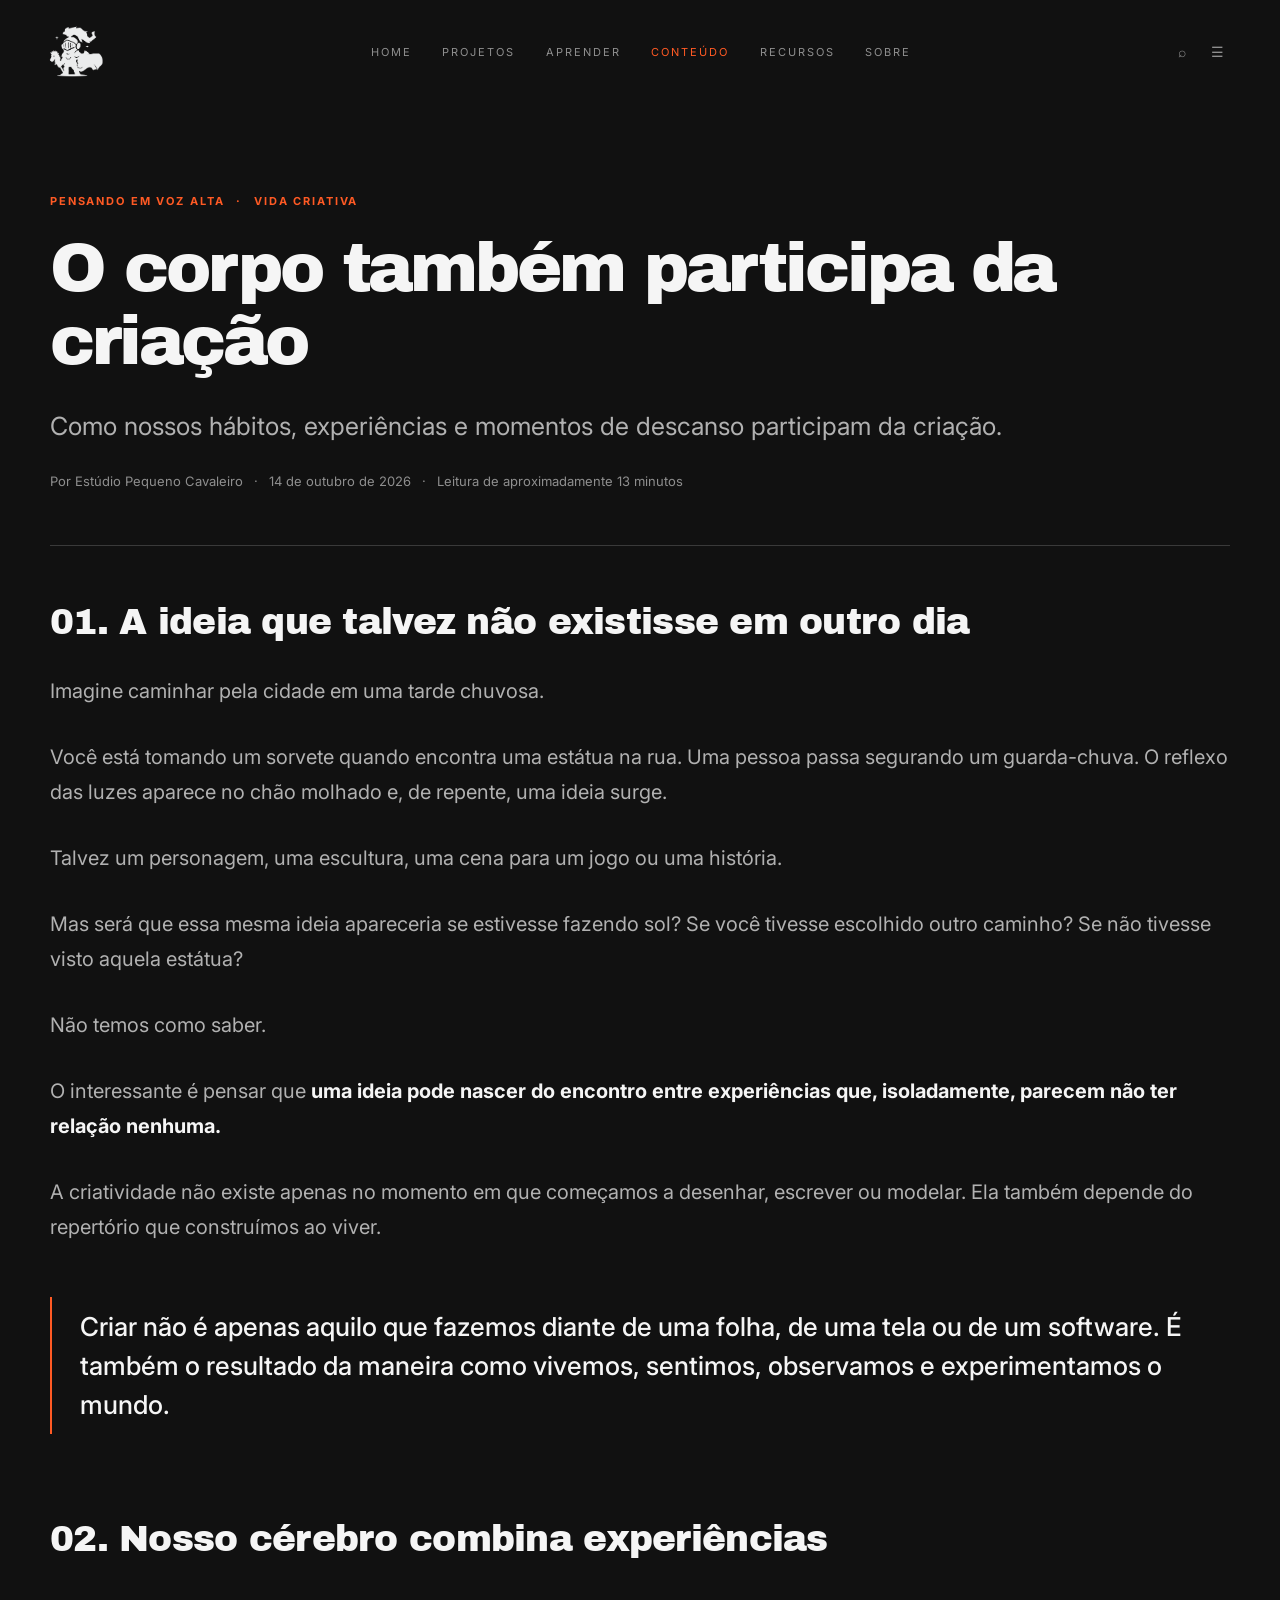
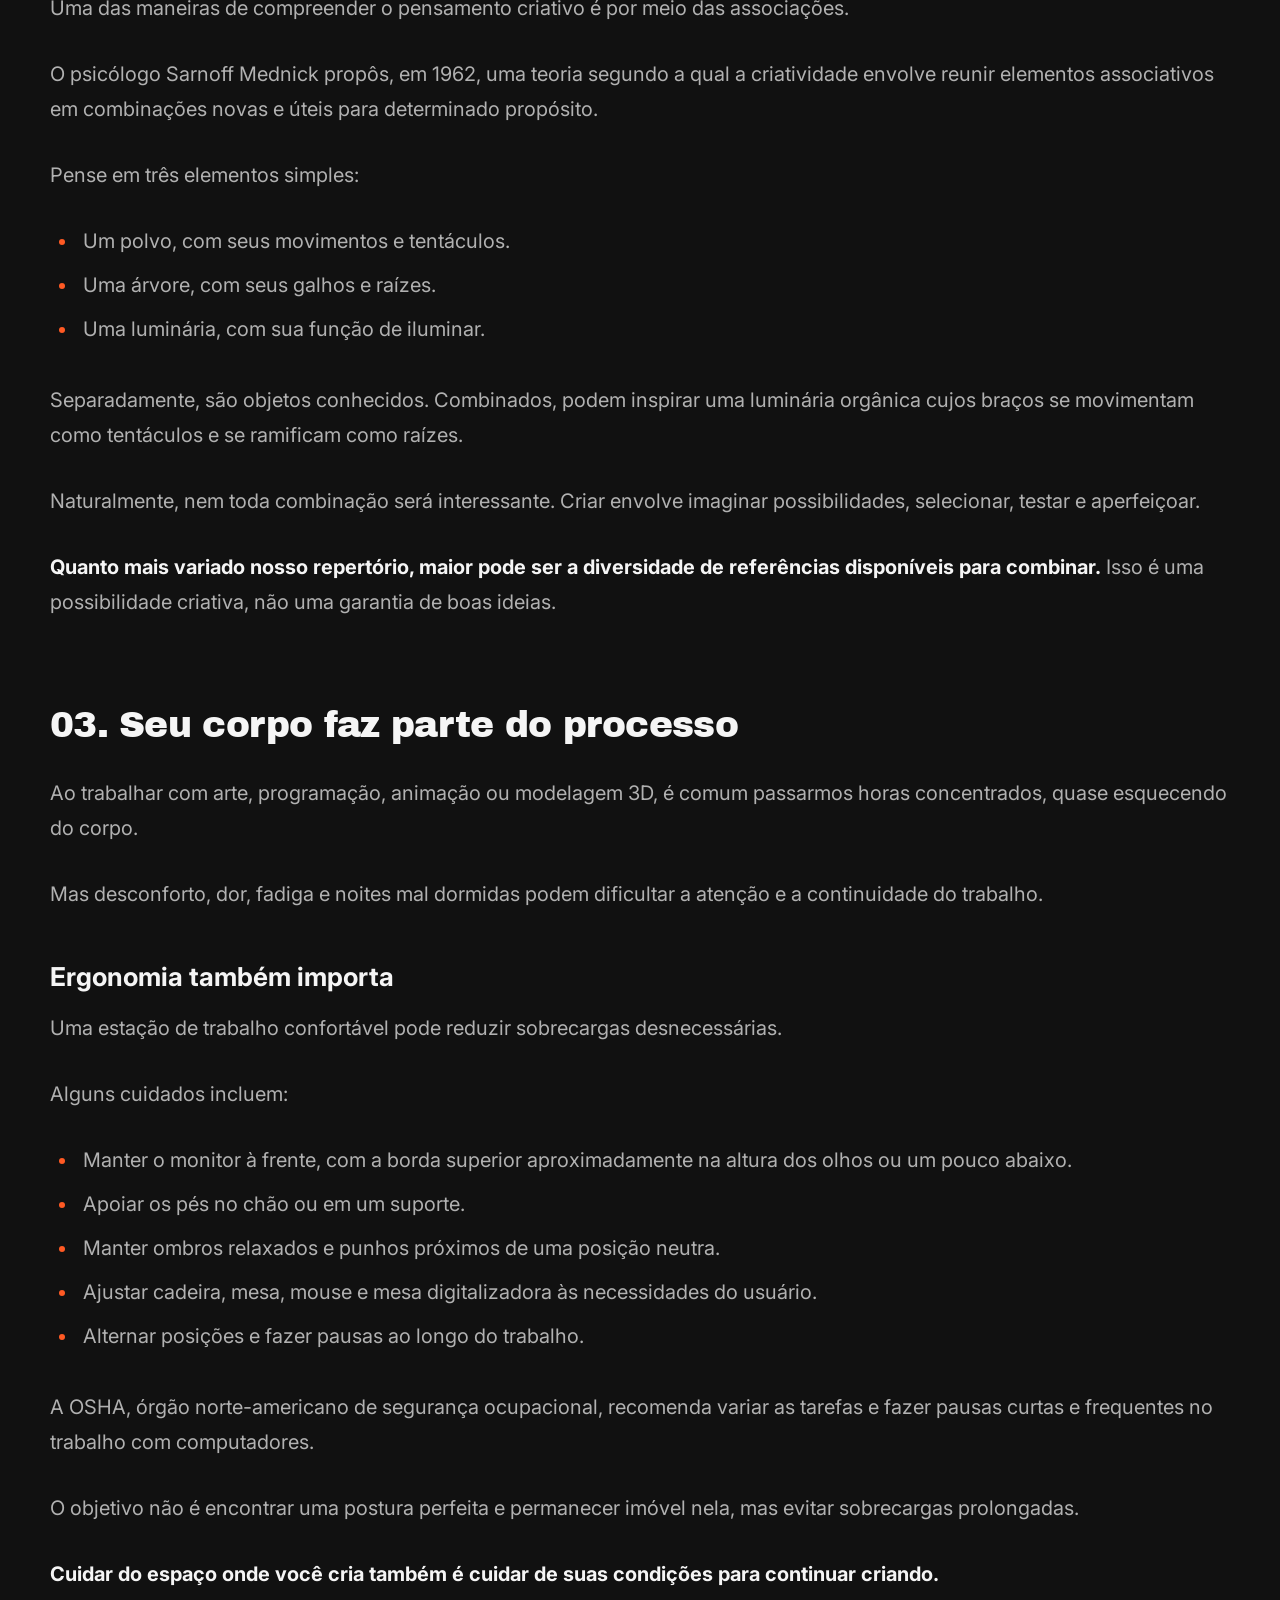
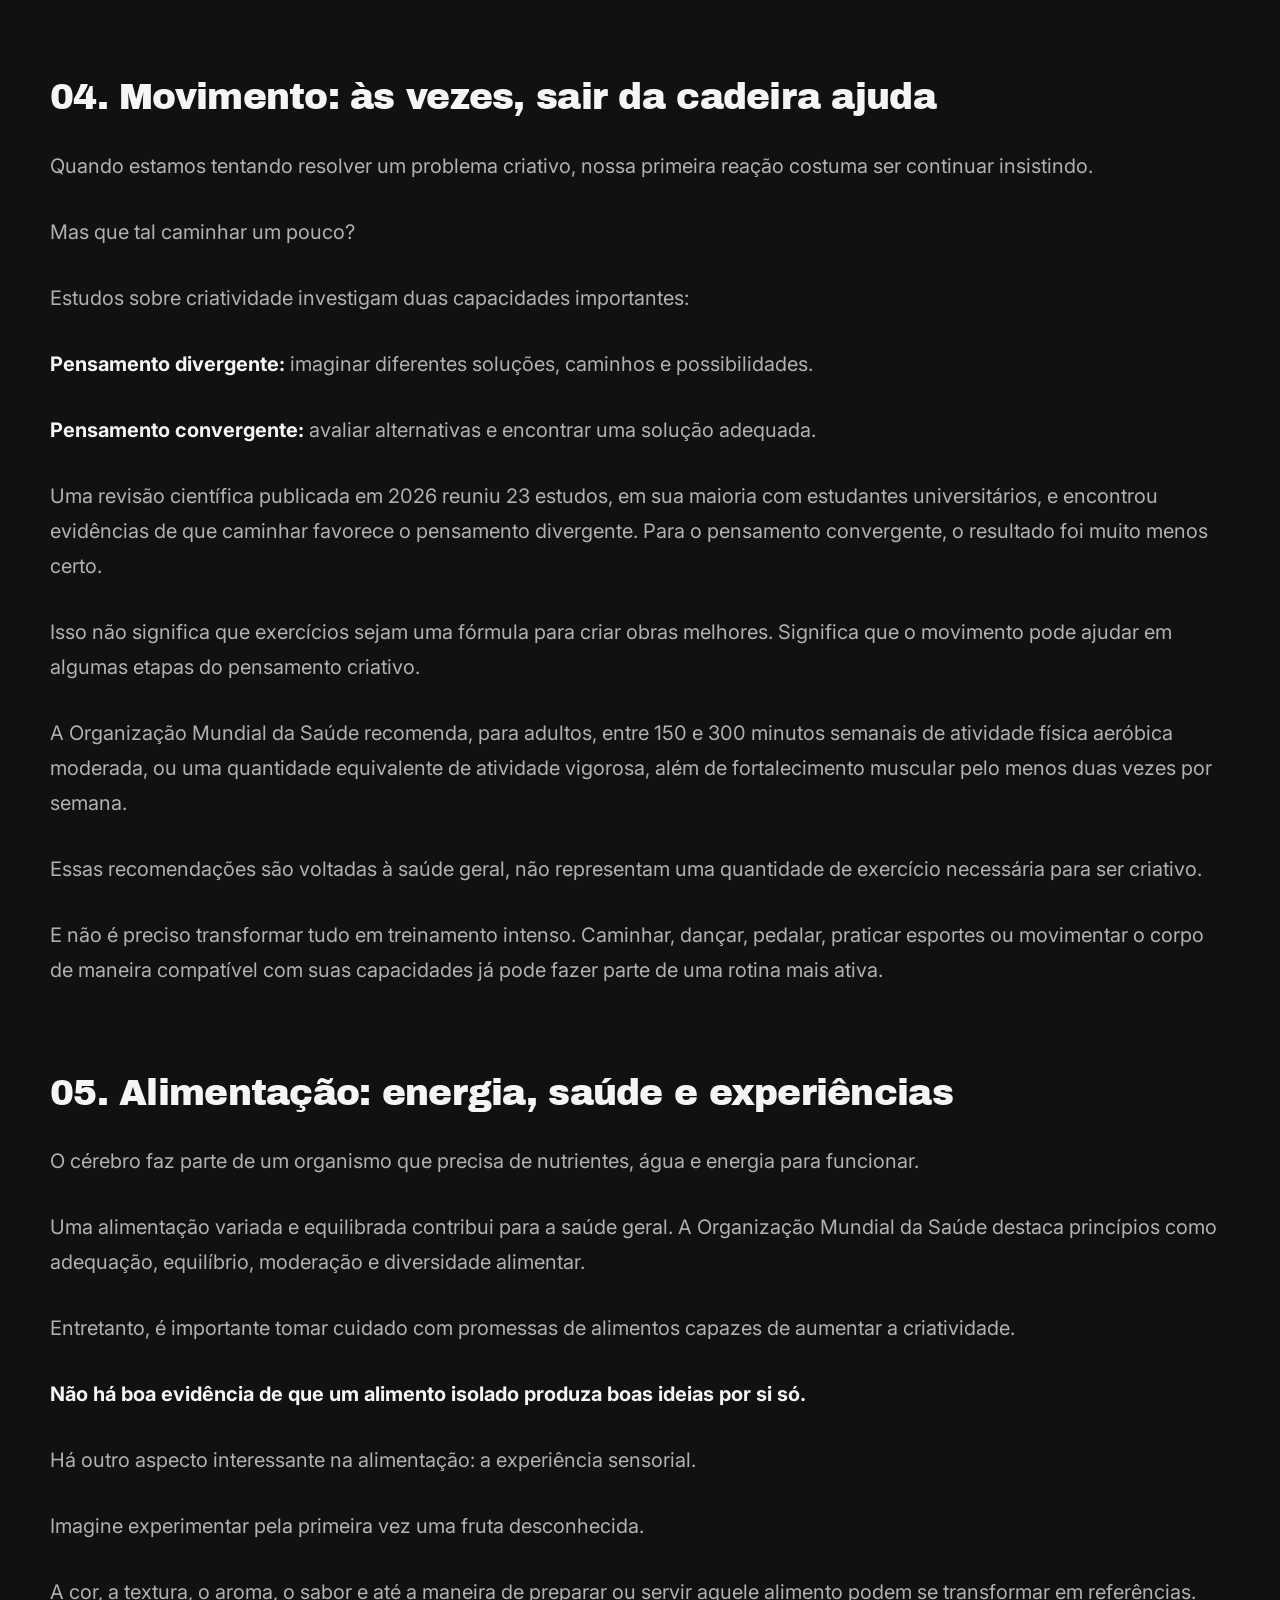
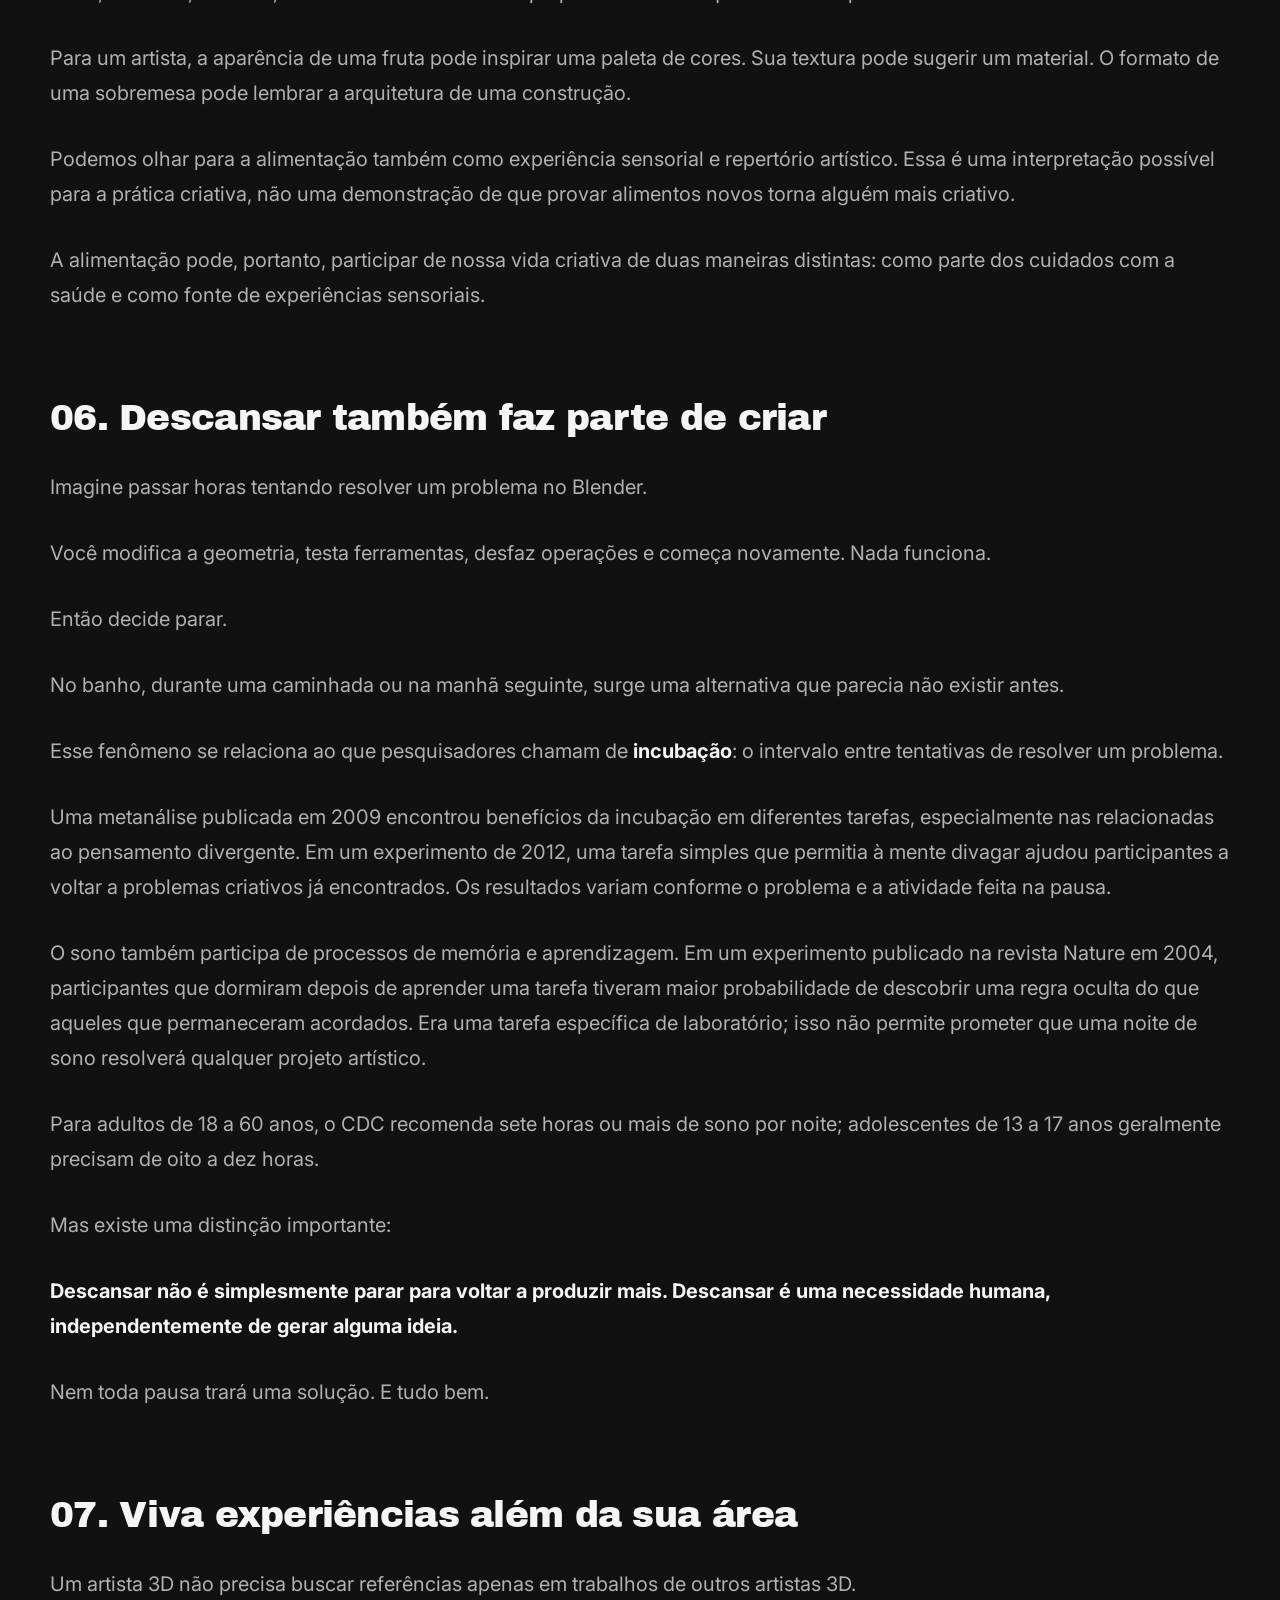
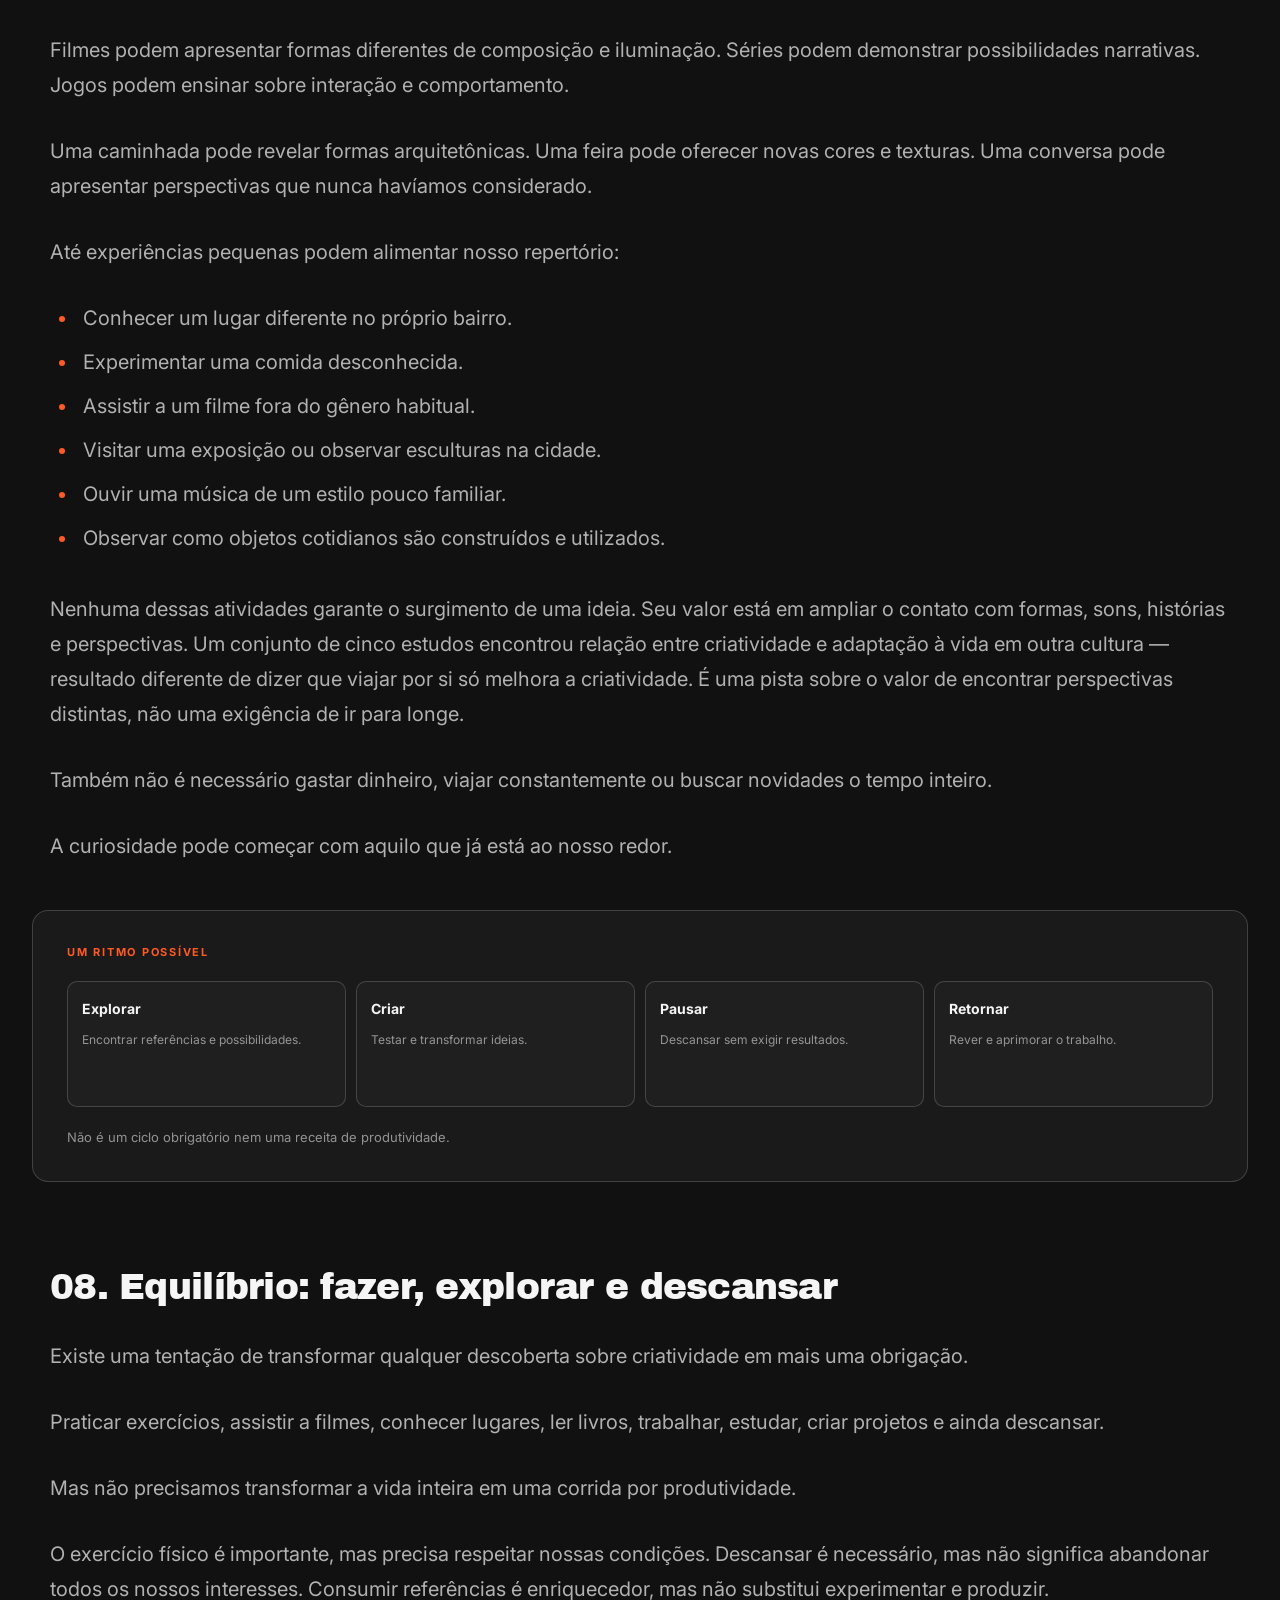
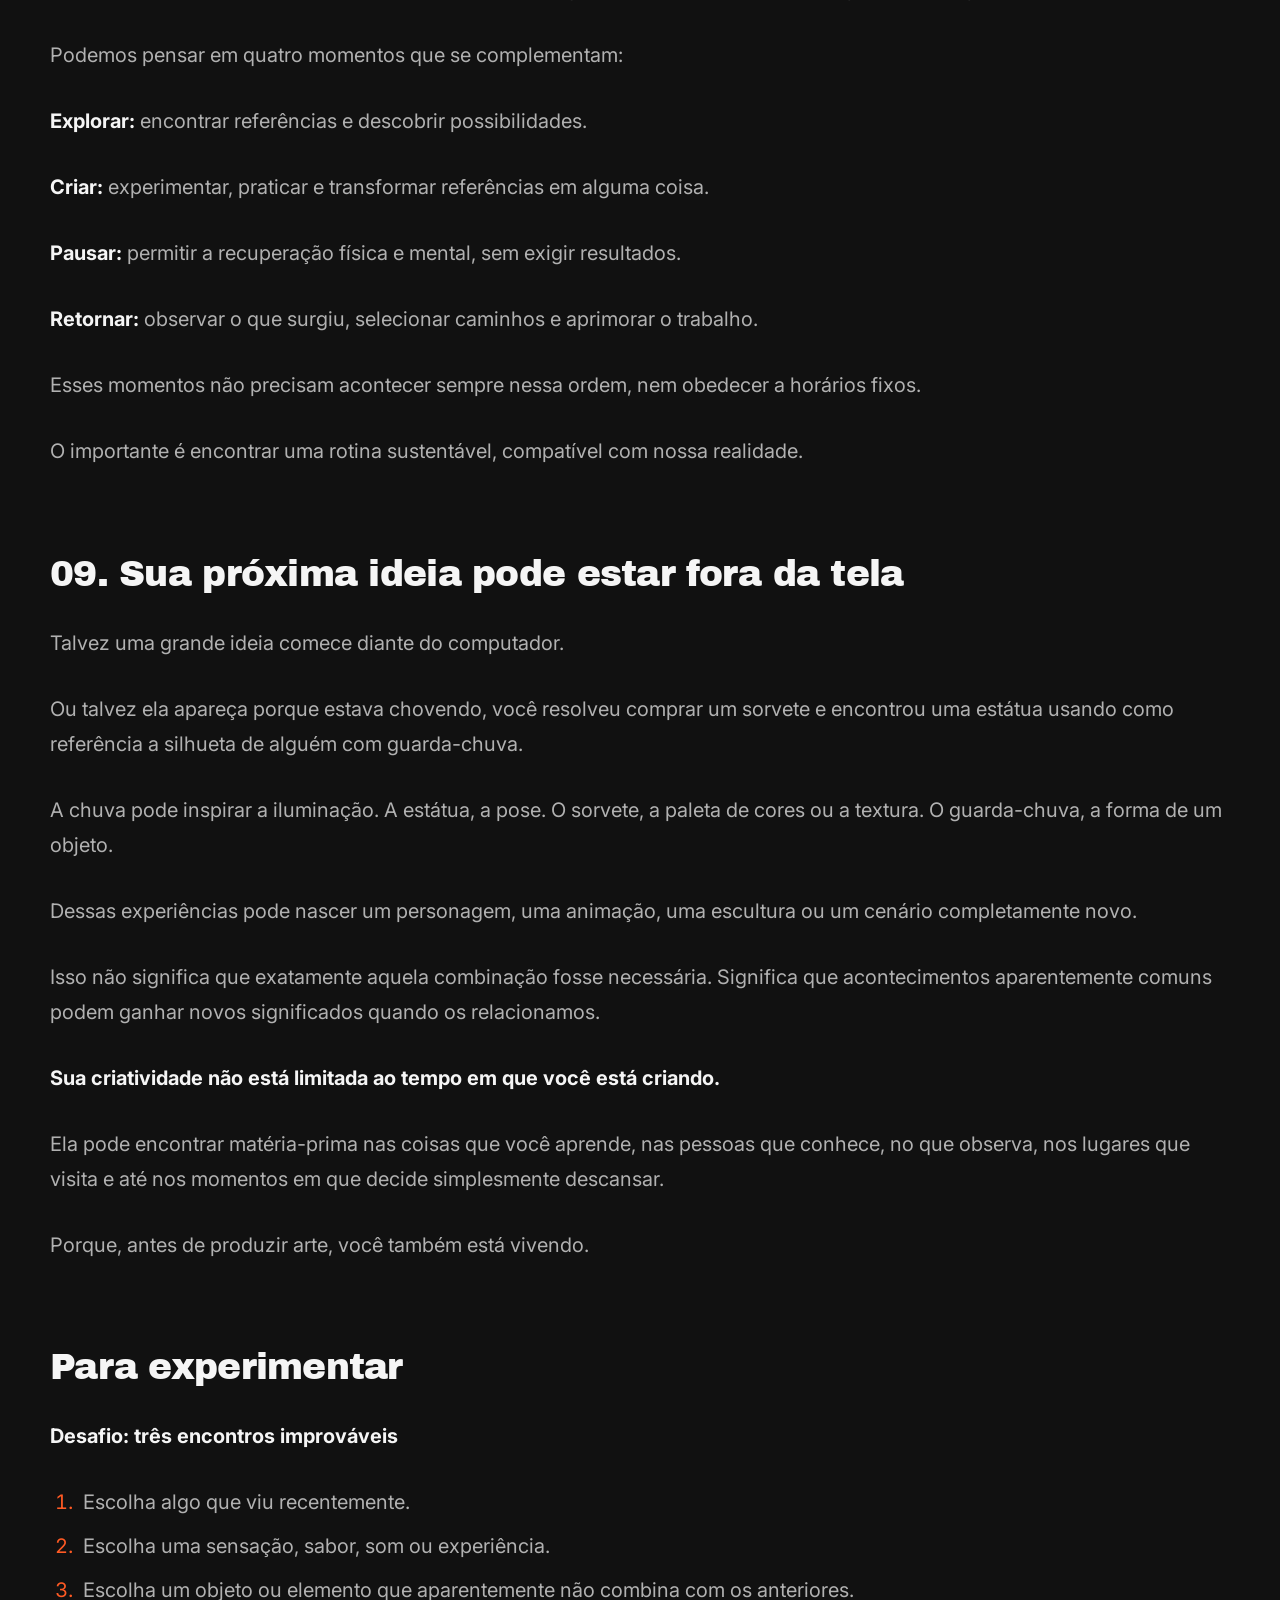
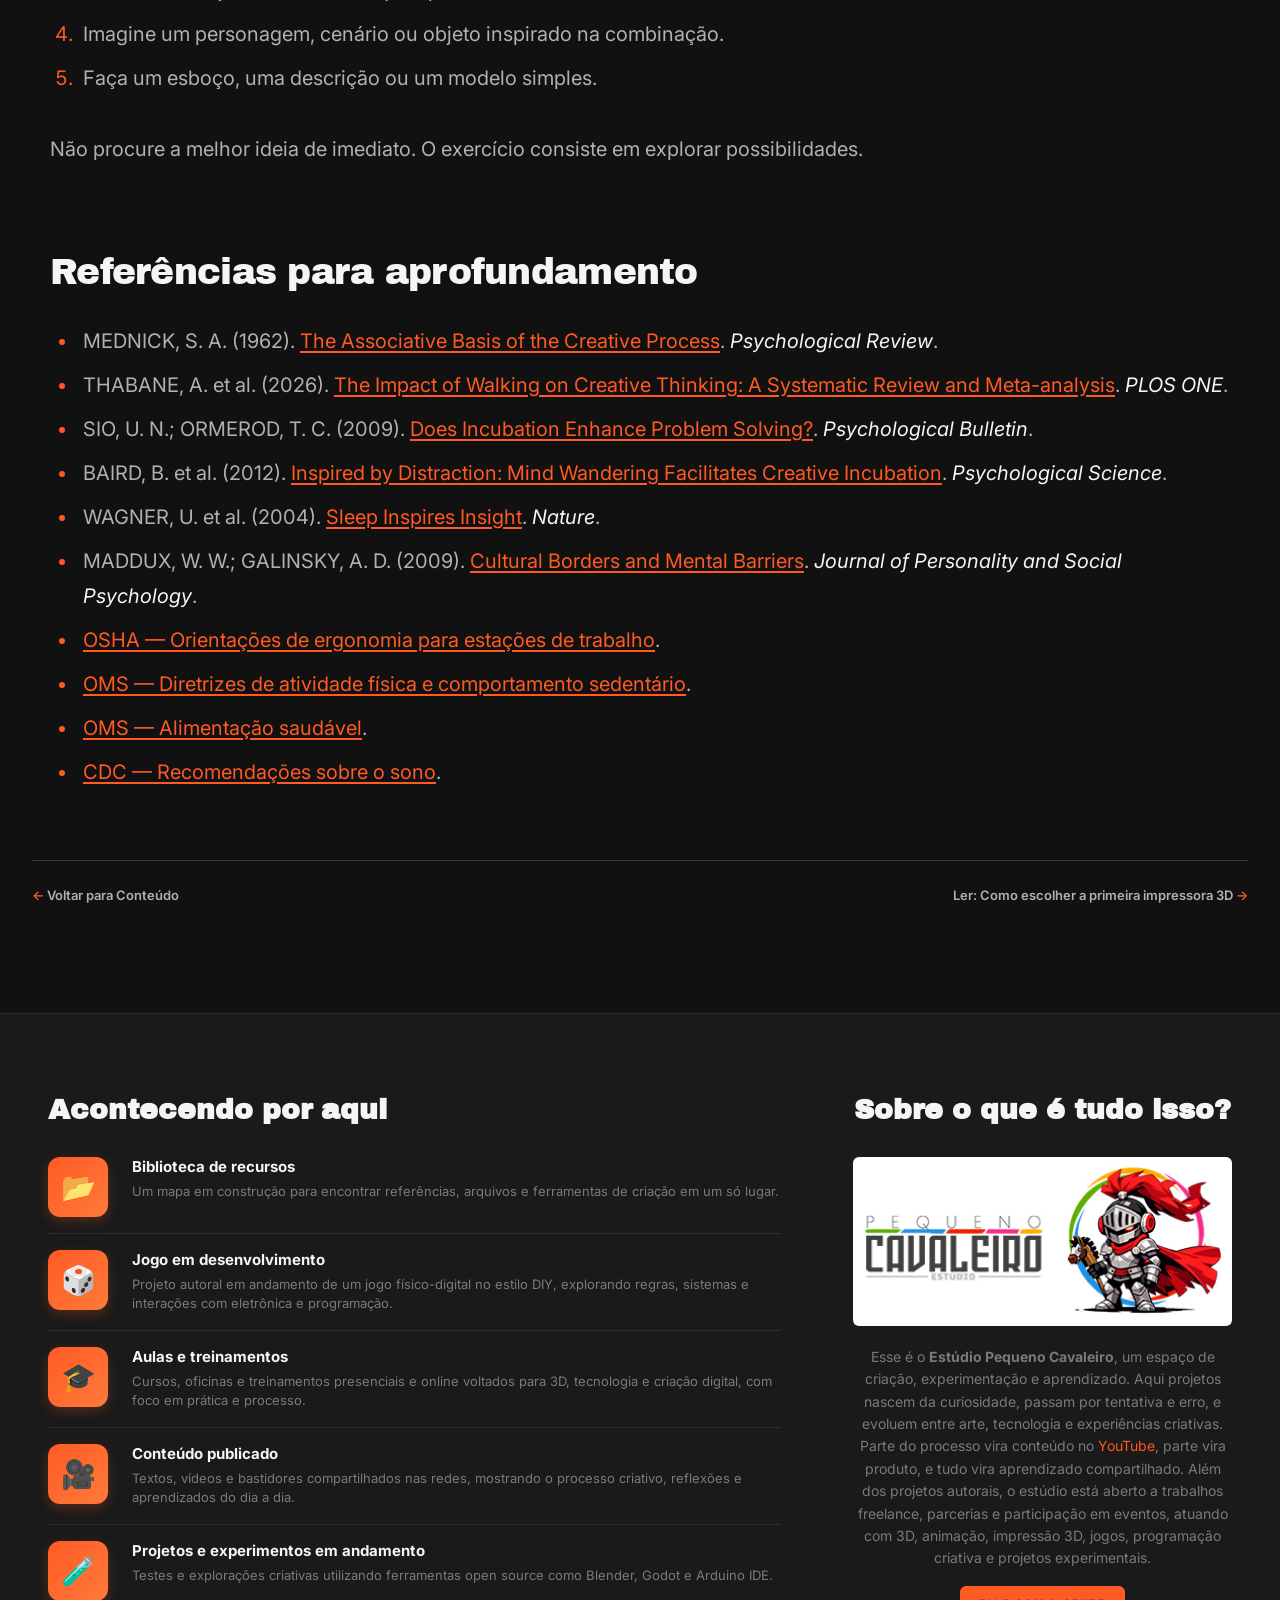
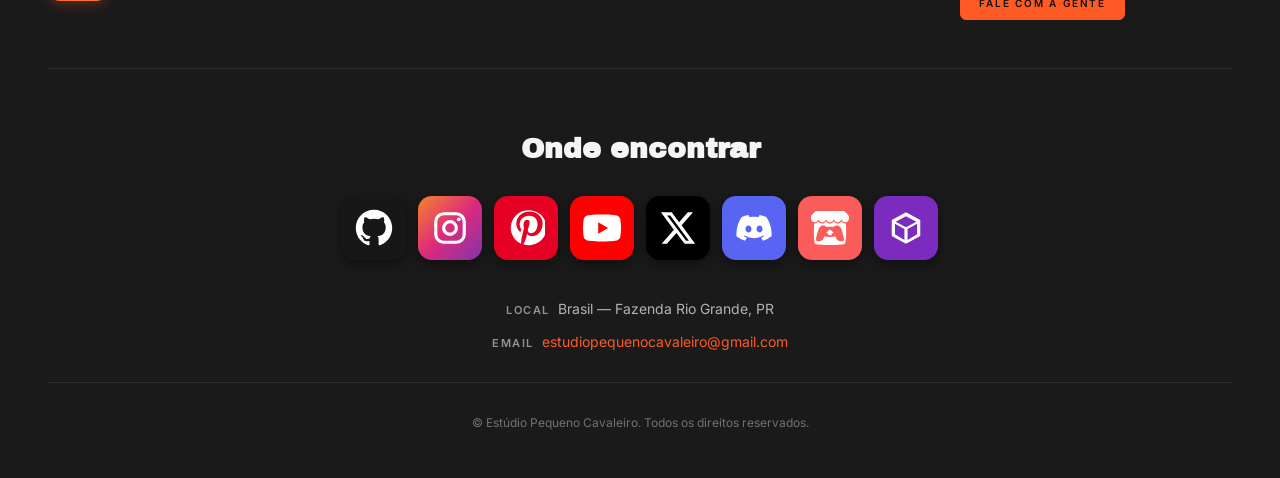
<file: conteudo/artigos/corpo-e-criatividade/index.html>
<!DOCTYPE html>
<html lang="pt-BR">
<head>
    <meta charset="UTF-8">
    <meta name="viewport" content="width=device-width, initial-scale=1">

    <meta name="description" content="Uma reflexão sobre hábitos, experiências, movimento e descanso no processo criativo.">
    <title>O corpo também participa da criação | Estúdio Pequeno Cavaleiro</title>
    <link rel="preconnect" href="https://fonts.googleapis.com">
    <link rel="preconnect" href="https://fonts.gstatic.com" crossorigin>
    <link href="https://fonts.googleapis.com/css2?family=Archivo+Black&family=Inter:wght@400;500;600;700&display=swap" rel="stylesheet">
    <link rel="stylesheet" href="../../../css/tokens.css">
    <link rel="stylesheet" href="../../css/artigo.css">
    <link rel="stylesheet" href="../../../css/site-shell.css">
    <link rel="stylesheet" href="../../../css/buttons.css">
</head>
<body>
    <header class="nav">
    <a href="../../../home/index.html" class="nav__logo" aria-label="Estúdio Pequeno Cavaleiro — início"><img src="../../images/LogoEstudioSFBranco.png" alt=""></a>
    <nav class="nav__menu" aria-label="Navegação principal">
        <a href="../../../home/index.html">HOME</a>
        <a href="../../../projetos/index.html">PROJETOS</a>
        <a href="../../../aprender/index.html">APRENDER</a>
        <a href="../../../conteudo/index.html" class="is-current" aria-current="page">CONTEÚDO</a>
        <a href="../../../recursos/index.html">RECURSOS</a>
        <a href="#sobre">SOBRE</a>
    </nav>
    <div class="nav__actions">
        <span class="nav__icon" aria-hidden="true">⌕</span>
        <details class="nav__mobile">
            <summary class="nav__icon" aria-label="Abrir menu de navegação">☰</summary>
            <nav class="nav__mobile-menu" aria-label="Navegação móvel">
                <a href="../../../home/index.html">HOME</a>
                <a href="../../../projetos/index.html">PROJETOS</a>
                <a href="../../../aprender/index.html">APRENDER</a>
                <a href="../../../conteudo/index.html" class="is-current" aria-current="page">CONTEÚDO</a>
                <a href="../../../recursos/index.html">RECURSOS</a>
                <a href="#sobre">SOBRE</a>
            </nav>
        </details>
    </div>
</header>

    <main id="inicio">
                <article class="article">
  <header class="article-header">
   <p class="article-kicker">Pensando em voz alta <span aria-hidden="true">·</span> Vida criativa</p>
   <h1>O corpo também participa da criação</h1>
   <p class="article-lead">Como nossos hábitos, experiências e momentos de descanso participam da criação.</p>
   <p class="article-byline">Por Estúdio Pequeno Cavaleiro <span aria-hidden="true">·</span> <time datetime="2026-10-14">14 de outubro de 2026</time> <span aria-hidden="true">·</span> Leitura de aproximadamente 13 minutos</p>
  </header>
  <div class="article-body">
   <h2>01. A ideia que talvez não existisse em outro dia</h2>
   <p>Imagine caminhar pela cidade em uma tarde chuvosa.</p>
   <p>Você está tomando um sorvete quando encontra uma estátua na rua. Uma pessoa passa segurando um guarda-chuva. O reflexo das luzes aparece no chão molhado e, de repente, uma ideia surge.</p>
   <p>Talvez um personagem, uma escultura, uma cena para um jogo ou uma história.</p>
   <p>Mas será que essa mesma ideia apareceria se estivesse fazendo sol? Se você tivesse escolhido outro caminho? Se não tivesse visto aquela estátua?</p>
   <p>Não temos como saber.</p>
   <p>O interessante é pensar que <strong>uma ideia pode nascer do encontro entre experiências que, isoladamente, parecem não ter relação nenhuma.</strong></p>
   <p>A criatividade não existe apenas no momento em que começamos a desenhar, escrever ou modelar. Ela também depende do repertório que construímos ao viver.</p>
   <blockquote><p>Criar não é apenas aquilo que fazemos diante de uma folha, de uma tela ou de um software. É também o resultado da maneira como vivemos, sentimos, observamos e experimentamos o mundo.</p></blockquote>
   <h2>02. Nosso cérebro combina experiências</h2>
   <p>Uma das maneiras de compreender o pensamento criativo é por meio das associações.</p>
   <p>O psicólogo Sarnoff Mednick propôs, em 1962, uma teoria segundo a qual a criatividade envolve reunir elementos associativos em combinações novas e úteis para determinado propósito.</p>
   <p>Pense em três elementos simples:</p>
   <ul class="article-list">
    <li>Um polvo, com seus movimentos e tentáculos.</li>
    <li>Uma árvore, com seus galhos e raízes.</li>
    <li>Uma luminária, com sua função de iluminar.</li>
   </ul>
   <p>Separadamente, são objetos conhecidos. Combinados, podem inspirar uma luminária orgânica cujos braços se movimentam como tentáculos e se ramificam como raízes.</p>
   <p>Naturalmente, nem toda combinação será interessante. Criar envolve imaginar possibilidades, selecionar, testar e aperfeiçoar.</p>
   <p><strong>Quanto mais variado nosso repertório, maior pode ser a diversidade de referências disponíveis para combinar.</strong> Isso é uma possibilidade criativa, não uma garantia de boas ideias.</p>
   <h2>03. Seu corpo faz parte do processo</h2>
   <p>Ao trabalhar com arte, programação, animação ou modelagem 3D, é comum passarmos horas concentrados, quase esquecendo do corpo.</p>
   <p>Mas desconforto, dor, fadiga e noites mal dormidas podem dificultar a atenção e a continuidade do trabalho.</p>
   <h3>Ergonomia também importa</h3>
   <p>Uma estação de trabalho confortável pode reduzir sobrecargas desnecessárias.</p>
   <p>Alguns cuidados incluem:</p>
   <ul class="article-list">
    <li>Manter o monitor à frente, com a borda superior aproximadamente na altura dos olhos ou um pouco abaixo.</li>
    <li>Apoiar os pés no chão ou em um suporte.</li>
    <li>Manter ombros relaxados e punhos próximos de uma posição neutra.</li>
    <li>Ajustar cadeira, mesa, mouse e mesa digitalizadora às necessidades do usuário.</li>
    <li>Alternar posições e fazer pausas ao longo do trabalho.</li>
   </ul>
   <p>A OSHA, órgão norte-americano de segurança ocupacional, recomenda variar as tarefas e fazer pausas curtas e frequentes no trabalho com computadores.</p>
   <p>O objetivo não é encontrar uma postura perfeita e permanecer imóvel nela, mas evitar sobrecargas prolongadas.</p>
   <p><strong>Cuidar do espaço onde você cria também é cuidar de suas condições para continuar criando.</strong></p>
   <h2>04. Movimento: às vezes, sair da cadeira ajuda</h2>
   <p>Quando estamos tentando resolver um problema criativo, nossa primeira reação costuma ser continuar insistindo.</p>
   <p>Mas que tal caminhar um pouco?</p>
   <p>Estudos sobre criatividade investigam duas capacidades importantes:</p>
   <p><strong>Pensamento divergente:</strong> imaginar diferentes soluções, caminhos e possibilidades.</p>
   <p><strong>Pensamento convergente:</strong> avaliar alternativas e encontrar uma solução adequada.</p>
   <p>Uma revisão científica publicada em 2026 reuniu 23 estudos, em sua maioria com estudantes universitários, e encontrou evidências de que caminhar favorece o pensamento divergente. Para o pensamento convergente, o resultado foi muito menos certo.</p>
   <p>Isso não significa que exercícios sejam uma fórmula para criar obras melhores. Significa que o movimento pode ajudar em algumas etapas do pensamento criativo.</p>
   <p>A Organização Mundial da Saúde recomenda, para adultos, entre 150 e 300 minutos semanais de atividade física aeróbica moderada, ou uma quantidade equivalente de atividade vigorosa, além de fortalecimento muscular pelo menos duas vezes por semana.</p>
   <p>Essas recomendações são voltadas à saúde geral, não representam uma quantidade de exercício necessária para ser criativo.</p>
   <p>E não é preciso transformar tudo em treinamento intenso. Caminhar, dançar, pedalar, praticar esportes ou movimentar o corpo de maneira compatível com suas capacidades já pode fazer parte de uma rotina mais ativa.</p>
   <h2>05. Alimentação: energia, saúde e experiências</h2>
   <p>O cérebro faz parte de um organismo que precisa de nutrientes, água e energia para funcionar.</p>
   <p>Uma alimentação variada e equilibrada contribui para a saúde geral. A Organização Mundial da Saúde destaca princípios como adequação, equilíbrio, moderação e diversidade alimentar.</p>
   <p>Entretanto, é importante tomar cuidado com promessas de alimentos capazes de aumentar a criatividade.</p>
   <p><strong>Não há boa evidência de que um alimento isolado produza boas ideias por si só.</strong></p>
   <p>Há outro aspecto interessante na alimentação: a experiência sensorial.</p>
   <p>Imagine experimentar pela primeira vez uma fruta desconhecida.</p>
   <p>A cor, a textura, o aroma, o sabor e até a maneira de preparar ou servir aquele alimento podem se transformar em referências.</p>
   <p>Para um artista, a aparência de uma fruta pode inspirar uma paleta de cores. Sua textura pode sugerir um material. O formato de uma sobremesa pode lembrar a arquitetura de uma construção.</p>
   <p>Podemos olhar para a alimentação também como experiência sensorial e repertório artístico. Essa é uma interpretação possível para a prática criativa, não uma demonstração de que provar alimentos novos torna alguém mais criativo.</p>
   <p>A alimentação pode, portanto, participar de nossa vida criativa de duas maneiras distintas: como parte dos cuidados com a saúde e como fonte de experiências sensoriais.</p>
   <h2>06. Descansar também faz parte de criar</h2>
   <p>Imagine passar horas tentando resolver um problema no Blender.</p>
   <p>Você modifica a geometria, testa ferramentas, desfaz operações e começa novamente. Nada funciona.</p>
   <p>Então decide parar.</p>
   <p>No banho, durante uma caminhada ou na manhã seguinte, surge uma alternativa que parecia não existir antes.</p>
   <p>Esse fenômeno se relaciona ao que pesquisadores chamam de <strong>incubação</strong>: o intervalo entre tentativas de resolver um problema.</p>
   <p>Uma metanálise publicada em 2009 encontrou benefícios da incubação em diferentes tarefas, especialmente nas relacionadas ao pensamento divergente. Em um experimento de 2012, uma tarefa simples que permitia à mente divagar ajudou participantes a voltar a problemas criativos já encontrados. Os resultados variam conforme o problema e a atividade feita na pausa.</p>
   <p>O sono também participa de processos de memória e aprendizagem. Em um experimento publicado na revista Nature em 2004, participantes que dormiram depois de aprender uma tarefa tiveram maior probabilidade de descobrir uma regra oculta do que aqueles que permaneceram acordados. Era uma tarefa específica de laboratório; isso não permite prometer que uma noite de sono resolverá qualquer projeto artístico.</p>
   <p>Para adultos de 18 a 60 anos, o CDC recomenda sete horas ou mais de sono por noite; adolescentes de 13 a 17 anos geralmente precisam de oito a dez horas.</p>
   <p>Mas existe uma distinção importante:</p>
   <p><strong>Descansar não é simplesmente parar para voltar a produzir mais. Descansar é uma necessidade humana, independentemente de gerar alguma ideia.</strong></p>
   <p>Nem toda pausa trará uma solução. E tudo bem.</p>
   <h2>07. Viva experiências além da sua área</h2>
   <p>Um artista 3D não precisa buscar referências apenas em trabalhos de outros artistas 3D.</p>
   <p>Filmes podem apresentar formas diferentes de composição e iluminação. Séries podem demonstrar possibilidades narrativas. Jogos podem ensinar sobre interação e comportamento.</p>
   <p>Uma caminhada pode revelar formas arquitetônicas. Uma feira pode oferecer novas cores e texturas. Uma conversa pode apresentar perspectivas que nunca havíamos considerado.</p>
   <p>Até experiências pequenas podem alimentar nosso repertório:</p>
   <ul class="article-list">
    <li>Conhecer um lugar diferente no próprio bairro.</li>
    <li>Experimentar uma comida desconhecida.</li>
    <li>Assistir a um filme fora do gênero habitual.</li>
    <li>Visitar uma exposição ou observar esculturas na cidade.</li>
    <li>Ouvir uma música de um estilo pouco familiar.</li>
    <li>Observar como objetos cotidianos são construídos e utilizados.</li>
   </ul>
   <p>Nenhuma dessas atividades garante o surgimento de uma ideia. Seu valor está em ampliar o contato com formas, sons, histórias e perspectivas. Um conjunto de cinco estudos encontrou relação entre criatividade e adaptação à vida em outra cultura — resultado diferente de dizer que viajar por si só melhora a criatividade. É uma pista sobre o valor de encontrar perspectivas distintas, não uma exigência de ir para longe.</p>
   <p>Também não é necessário gastar dinheiro, viajar constantemente ou buscar novidades o tempo inteiro.</p>
   <p>A curiosidade pode começar com aquilo que já está ao nosso redor.</p>
   <figure class="article-figure concept-flow" aria-label="Quatro momentos possíveis de uma rotina criativa"><p class="concept-flow__eyebrow">Um ritmo possível</p><ol><li><strong>Explorar</strong><span>Encontrar referências e possibilidades.</span></li><li><strong>Criar</strong><span>Testar e transformar ideias.</span></li><li><strong>Pausar</strong><span>Descansar sem exigir resultados.</span></li><li><strong>Retornar</strong><span>Rever e aprimorar o trabalho.</span></li></ol><figcaption>Não é um ciclo obrigatório nem uma receita de produtividade.</figcaption></figure>
   <h2>08. Equilíbrio: fazer, explorar e descansar</h2>
   <p>Existe uma tentação de transformar qualquer descoberta sobre criatividade em mais uma obrigação.</p>
   <p>Praticar exercícios, assistir a filmes, conhecer lugares, ler livros, trabalhar, estudar, criar projetos e ainda descansar.</p>
   <p>Mas não precisamos transformar a vida inteira em uma corrida por produtividade.</p>
   <p>O exercício físico é importante, mas precisa respeitar nossas condições. Descansar é necessário, mas não significa abandonar todos os nossos interesses. Consumir referências é enriquecedor, mas não substitui experimentar e produzir.</p>
   <p>Podemos pensar em quatro momentos que se complementam:</p>
   <p><strong>Explorar:</strong> encontrar referências e descobrir possibilidades.</p>
   <p><strong>Criar:</strong> experimentar, praticar e transformar referências em alguma coisa.</p>
   <p><strong>Pausar:</strong> permitir a recuperação física e mental, sem exigir resultados.</p>
   <p><strong>Retornar:</strong> observar o que surgiu, selecionar caminhos e aprimorar o trabalho.</p>
   <p>Esses momentos não precisam acontecer sempre nessa ordem, nem obedecer a horários fixos.</p>
   <p>O importante é encontrar uma rotina sustentável, compatível com nossa realidade.</p>
   <h2>09. Sua próxima ideia pode estar fora da tela</h2>
   <p>Talvez uma grande ideia comece diante do computador.</p>
   <p>Ou talvez ela apareça porque estava chovendo, você resolveu comprar um sorvete e encontrou uma estátua usando como referência a silhueta de alguém com guarda-chuva.</p>
   <p>A chuva pode inspirar a iluminação. A estátua, a pose. O sorvete, a paleta de cores ou a textura. O guarda-chuva, a forma de um objeto.</p>
   <p>Dessas experiências pode nascer um personagem, uma animação, uma escultura ou um cenário completamente novo.</p>
   <p>Isso não significa que exatamente aquela combinação fosse necessária. Significa que acontecimentos aparentemente comuns podem ganhar novos significados quando os relacionamos.</p>
   <p><strong>Sua criatividade não está limitada ao tempo em que você está criando.</strong></p>
   <p>Ela pode encontrar matéria-prima nas coisas que você aprende, nas pessoas que conhece, no que observa, nos lugares que visita e até nos momentos em que decide simplesmente descansar.</p>
   <p>Porque, antes de produzir arte, você também está vivendo.</p>
   <h2>Para experimentar</h2>
   <p><strong>Desafio: três encontros improváveis</strong></p>
   <ol class="article-list">
    <li>Escolha algo que viu recentemente.</li>
    <li>Escolha uma sensação, sabor, som ou experiência.</li>
    <li>Escolha um objeto ou elemento que aparentemente não combina com os anteriores.</li>
    <li>Imagine um personagem, cenário ou objeto inspirado na combinação.</li>
    <li>Faça um esboço, uma descrição ou um modelo simples.</li>
   </ol>
   <p>Não procure a melhor ideia de imediato. O exercício consiste em explorar possibilidades.</p>
   <h2>Referências para aprofundamento</h2>
   <ul class="article-list">
    <li>MEDNICK, S. A. (1962). <a href="https://doi.org/10.1037/h0048850">The Associative Basis of the Creative Process</a>. <em>Psychological Review</em>.</li>
    <li>THABANE, A. et al. (2026). <a href="https://doi.org/10.1371/journal.pone.0347878">The Impact of Walking on Creative Thinking: A Systematic Review and Meta-analysis</a>. <em>PLOS ONE</em>.</li>
    <li>SIO, U. N.; ORMEROD, T. C. (2009). <a href="https://doi.org/10.1037/a0014212">Does Incubation Enhance Problem Solving?</a>. <em>Psychological Bulletin</em>.</li>
    <li>BAIRD, B. et al. (2012). <a href="https://doi.org/10.1177/0956797612446024">Inspired by Distraction: Mind Wandering Facilitates Creative Incubation</a>. <em>Psychological Science</em>.</li>
    <li>WAGNER, U. et al. (2004). <a href="https://doi.org/10.1038/nature02223">Sleep Inspires Insight</a>. <em>Nature</em>.</li>
    <li>MADDUX, W. W.; GALINSKY, A. D. (2009). <a href="https://doi.org/10.1037/a0014861">Cultural Borders and Mental Barriers</a>. <em>Journal of Personality and Social Psychology</em>.</li>
    <li><a href="https://www.osha.gov/etools/computer-workstations">OSHA — Orientações de ergonomia para estações de trabalho</a>.</li>
    <li><a href="https://www.who.int/publications/i/item/9789240014886">OMS — Diretrizes de atividade física e comportamento sedentário</a>.</li>
    <li><a href="https://www.who.int/news-room/fact-sheets/detail/healthy-diet">OMS — Alimentação saudável</a>.</li>
    <li><a href="https://www.cdc.gov/sleep/about/">CDC — Recomendações sobre o sono</a>.</li>
   </ul>
  </div>
  <footer class="article-footer"><a href="../../index.html"><span aria-hidden="true">←</span> Voltar para Conteúdo</a><a href="../primeira-impressora-3d/index.html">Ler: Como escolher a primeira impressora 3D <span aria-hidden="true">→</span></a></footer>
 </article>

    </main>

    <footer class="footer" id="sobre">
    <div class="footer__container">
        <section class="footer__top">
            <section class="footer__col footer__col--wide">
                <h2 class="footer__title">Acontecendo por aqui</h2>
                <ul class="updates">
                    <li class="updates__item"><span class="updates__icon" aria-hidden="true">📂</span><div><h3 class="updates__title"><a href="../../../recursos/index.html">Biblioteca de recursos</a></h3><p class="updates__text">Um mapa em construção para encontrar referências, arquivos e ferramentas de criação em um só lugar.</p></div></li>
                    <li class="updates__item"><span class="updates__icon" aria-hidden="true">🎲</span><div><h3 class="updates__title"><a href="../../../projetos/index.html">Jogo em desenvolvimento</a></h3><p class="updates__text">Projeto autoral em andamento de um jogo físico-digital no estilo DIY, explorando regras, sistemas e interações com eletrônica e programação.</p></div></li>
                    <li class="updates__item"><span class="updates__icon" aria-hidden="true">🎓</span><div><h3 class="updates__title"><a href="../../../aprender/index.html">Aulas e treinamentos</a></h3><p class="updates__text">Cursos, oficinas e treinamentos presenciais e online voltados para 3D, tecnologia e criação digital, com foco em prática e processo.</p></div></li>
                    <li class="updates__item"><span class="updates__icon" aria-hidden="true">🎥</span><div><h3 class="updates__title"><a href="../../../conteudo/index.html">Conteúdo publicado</a></h3><p class="updates__text">Textos, vídeos e bastidores compartilhados nas redes, mostrando o processo criativo, reflexões e aprendizados do dia a dia.</p></div></li>
                    <li class="updates__item"><span class="updates__icon" aria-hidden="true">🧪</span><div><h3 class="updates__title"><a href="../../../projetos/index.html">Projetos e experimentos em andamento</a></h3><p class="updates__text">Testes e explorações criativas utilizando ferramentas open source como Blender, Godot e Arduino IDE.</p></div></li>
                </ul>
            </section>
            <section class="footer__col">
                <h2 class="footer__title">Sobre o que é tudo isso?</h2>
                <div class="footer__image"><img src="../../../home/images/pic10.jpg" alt="Estúdio Pequeno Cavaleiro" loading="lazy"></div>
                <p class="footer__text">Esse é o <strong>Estúdio Pequeno Cavaleiro</strong>, um espaço de criação, experimentação e aprendizado. Aqui projetos nascem da curiosidade, passam por tentativa e erro, e evoluem entre arte, tecnologia e experiências criativas. Parte do processo vira conteúdo no <a href="https://www.youtube.com/@estudiopequenocavaleiro/streams">YouTube</a>, parte vira produto, e tudo vira aprendizado compartilhado. Além dos projetos autorais, o estúdio está aberto a trabalhos freelance, parcerias e participação em eventos, atuando com 3D, animação, impressão 3D, jogos, programação criativa e projetos experimentais.</p>
                <a href="mailto:estudiopequenocavaleiro@gmail.com" class="btn btn--primary btn--sm">Fale com a gente</a>
            </section>
        </section>
        <section class="footer__social-block">
            <h2 class="footer__title footer__title--center">Onde encontrar</h2>
            <ul class="social">
                    <li><a href="https://github.com/estudiopequenocavaleiro" aria-label="GitHub"><svg viewBox="0 0 24 24" fill="currentColor" aria-hidden="true"><path d="M12 .5C5.65.5.5 5.65.5 12c0 5.08 3.29 9.39 7.86 10.91.58.11.79-.25.79-.55v-2.07c-3.2.7-3.88-1.37-3.88-1.37-.52-1.34-1.28-1.69-1.28-1.69-1.05-.71.08-.7.08-.7 1.16.08 1.77 1.19 1.77 1.19 1.03 1.76 2.7 1.25 3.36.96.1-.74.4-1.25.73-1.54-2.55-.29-5.24-1.28-5.24-5.7 0-1.26.45-2.29 1.18-3.1-.12-.29-.51-1.46.11-3.05 0 0 .97-.31 3.18 1.18.92-.26 1.91-.39 2.89-.39.98 0 1.97.13 2.89.39 2.21-1.49 3.18-1.18 3.18-1.18.62 1.59.23 2.76.11 3.05.74.81 1.18 1.84 1.18 3.1 0 4.43-2.7 5.4-5.27 5.69.41.36.78 1.05.78 2.12v3.14c0 .31.21.67.8.55C20.21 21.38 23.5 17.08 23.5 12 23.5 5.65 18.35.5 12 .5z"/></svg></a></li>
                    <li><a href="https://instagram.com/estudiopequenocavaleiro" aria-label="Instagram"><svg viewBox="0 0 24 24" fill="currentColor" aria-hidden="true"><rect x="3" y="3" width="18" height="18" rx="5" fill="none" stroke="currentColor" stroke-width="2"/><circle cx="12" cy="12" r="4" fill="none" stroke="currentColor" stroke-width="2"/><circle cx="17.6" cy="6.5" r="1.2"/></svg></a></li>
                    <li><a href="https://pinterest.com/estudiopequenocavaleiro" aria-label="Pinterest"><svg viewBox="0 0 24 24" fill="currentColor" aria-hidden="true"><path d="M12 1a11 11 0 0 0-3 21c-.1-1.2 0-2.7.3-4l1.5-6.2s-.4-.8-.4-1.9c0-1.8 1-3.1 2.3-3.1 1.1 0 1.6.8 1.6 1.8 0 1.1-.7 2.8-1.1 4.3-.3 1.3.7 2.4 2 2.4 2.4 0 4.1-2.5 4.1-5.9 0-3.1-2.2-5.2-5.4-5.2-3.7 0-5.9 2.8-5.9 5.6 0 1.1.4 2.3 1 3-.1.4-.3 1.1-.5 1.7-1.6-.8-2.6-3.1-2.6-5 0-4.1 3-7.9 8.6-7.9 4.5 0 8 3.2 8 7.5 0 4.5-2.8 8.1-6.8 8.1-1.3 0-2.5-.7-3-1.5l-.8 3.1a13 13 0 0 1-1.6 3.4A11 11 0 1 0 12 1z"/></svg></a></li>
                    <li><a href="https://youtube.com/@estudiopequenocavaleiro" aria-label="YouTube"><svg viewBox="0 0 24 24" fill="currentColor" aria-hidden="true"><path d="M23.5 6.2a3 3 0 0 0-2.1-2.1C19.5 3.5 12 3.5 12 3.5s-7.5 0-9.4.6A3 3 0 0 0 .5 6.2 31 31 0 0 0 0 12a31 31 0 0 0 .5 5.8 3 3 0 0 0 2.1 2.1c1.9.6 9.4.6 9.4.6s7.5 0 9.4-.6a3 3 0 0 0 2.1-2.1A31 31 0 0 0 24 12a31 31 0 0 0-.5-5.8zM9.6 15.6V8.4l6.2 3.6z"/></svg></a></li>
                    <li><a href="https://x.com/smallknightstd" aria-label="X"><svg viewBox="0 0 24 24" fill="currentColor" aria-hidden="true"><path d="M18.2 2h3.3l-7.2 8.3L22.8 22h-6.6l-5.2-6.8L5 22H1.7l7.7-8.9L1.2 2h6.8l4.7 6.3zm-1.1 18h1.8L7.1 4.1H5.1z"/></svg></a></li>
                    <li><a href="https://discord.gg/XewHVRmMsZ" aria-label="Discord"><svg viewBox="0 0 24 24" fill="currentColor" aria-hidden="true"><path d="M19.8 5.1A18 18 0 0 0 15.5 3.8l-.6 1.3a16 16 0 0 0-5.8 0l-.6-1.3A18 18 0 0 0 4.2 5C1.5 9 .8 13 .9 17.2a18 18 0 0 0 5.4 2.8l1.2-1.9-1.9-.9.5-.4a12.4 12.4 0 0 0 11.8 0l.5.4-1.9.9 1.2 1.9a18 18 0 0 0 5.4-2.8c.2-4.6-.9-8.5-3.3-12.1zM8.5 14.8c-1 0-1.9-1-1.9-2.2s.8-2.2 1.9-2.2 1.9 1 1.9 2.2-.8 2.2-1.9 2.2zm7 0c-1 0-1.9-1-1.9-2.2s.8-2.2 1.9-2.2 1.9 1 1.9 2.2-.8 2.2-1.9 2.2z"/></svg></a></li>
                    <li><a href="https://estudiopequenocavaleiro.itch.io/" aria-label="itch.io"><img src="../../../images/brands/itchio-textless-white.svg" alt="" aria-hidden="true"></a></li>
                    <li><a href="https://cults3d.com/en/users/estudiopequenocavaleiro" aria-label="Cults 3D"><svg viewBox="0 0 24 24" fill="currentColor" aria-hidden="true"><path d="M12 2 3 7v10l9 5 9-5V7zm0 2.5L18.5 8 12 11.5 5.5 8zM5 9.3l6 3.4v6.8L5 16zm14 0V16l-6 3.5v-6.8z"/></svg></a></li>
            </ul>
            <ul class="contact contact--center">
                <li><span class="contact__label">Local</span><span class="contact__value">Brasil — Fazenda Rio Grande, PR</span></li>
                <li><span class="contact__label">Email</span><span class="contact__value"><a href="mailto:estudiopequenocavaleiro@gmail.com">estudiopequenocavaleiro@gmail.com</a></span></li>
            </ul>
        </section>
        <p class="footer__copy">© Estúdio Pequeno Cavaleiro. Todos os direitos reservados.</p>
    </div>
</footer>
<script src="../../../js/footer.js" defer></script>
</body>
</html>
</file>
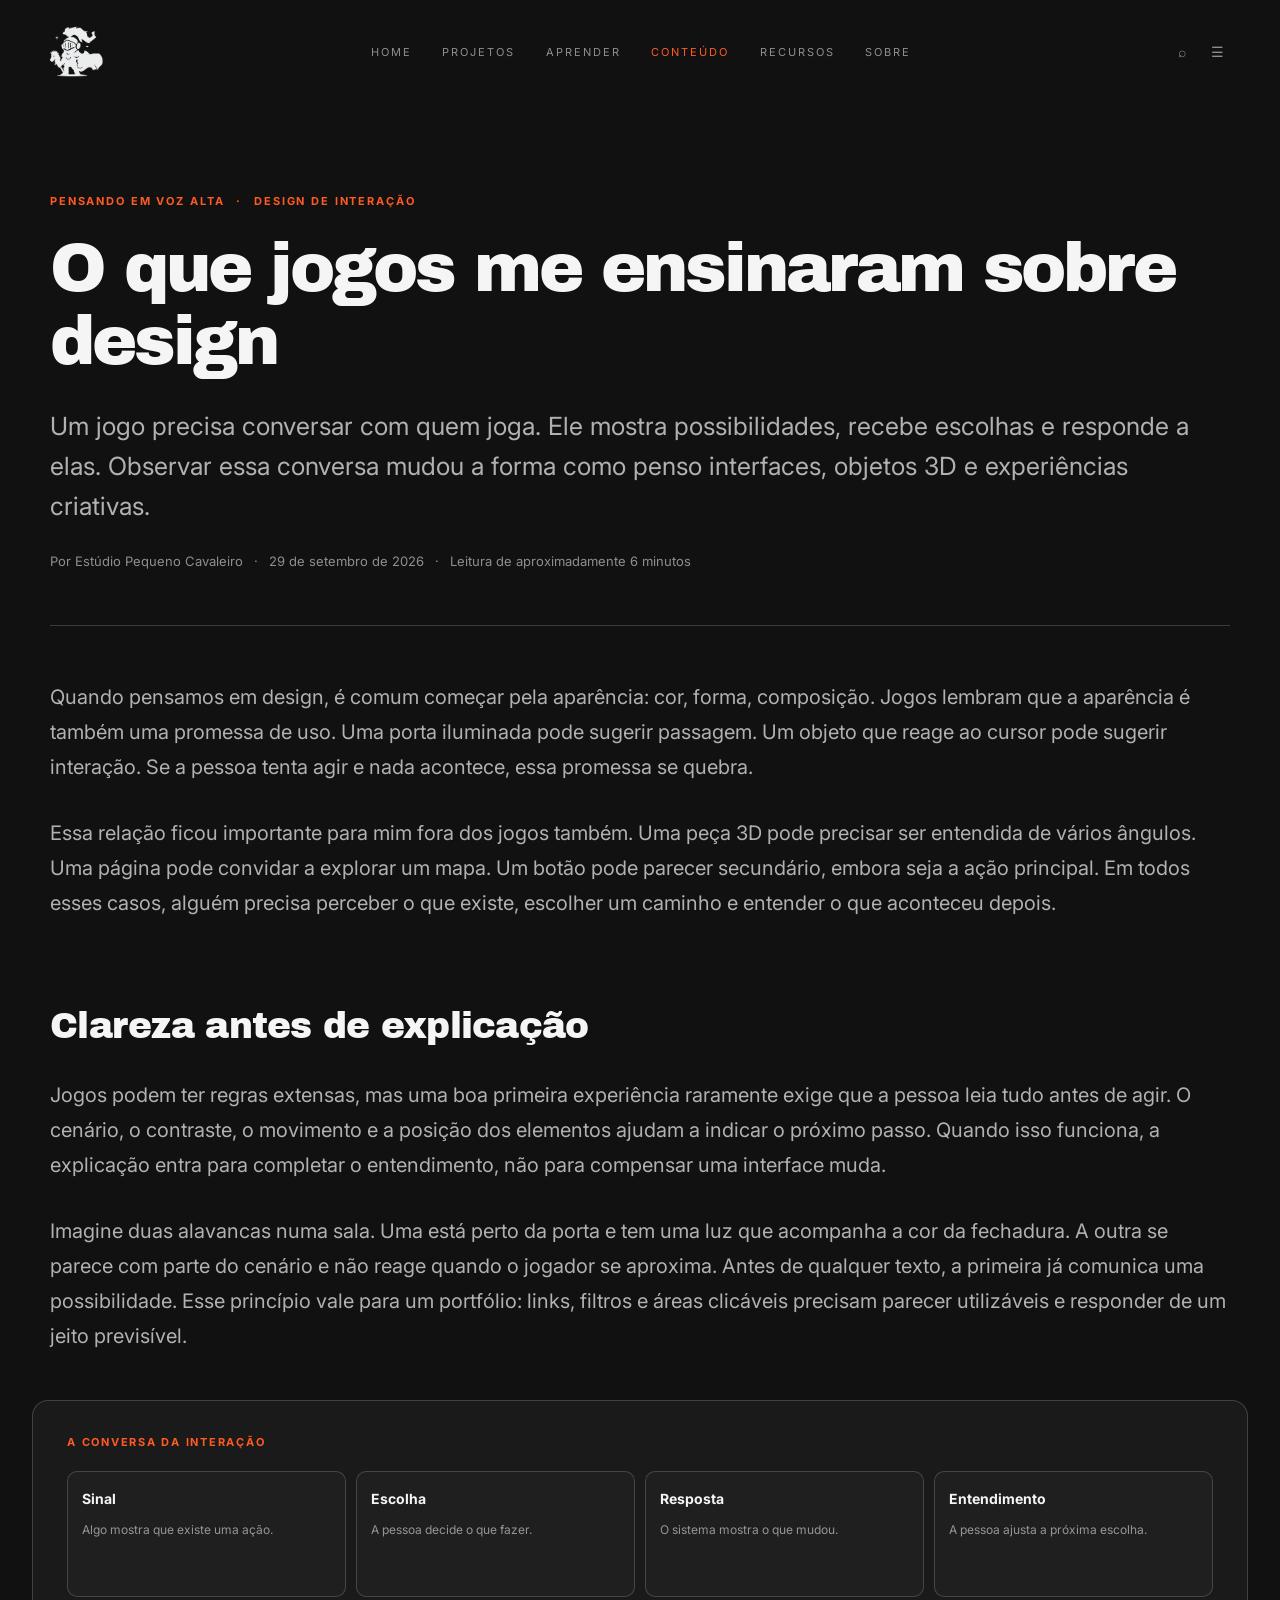
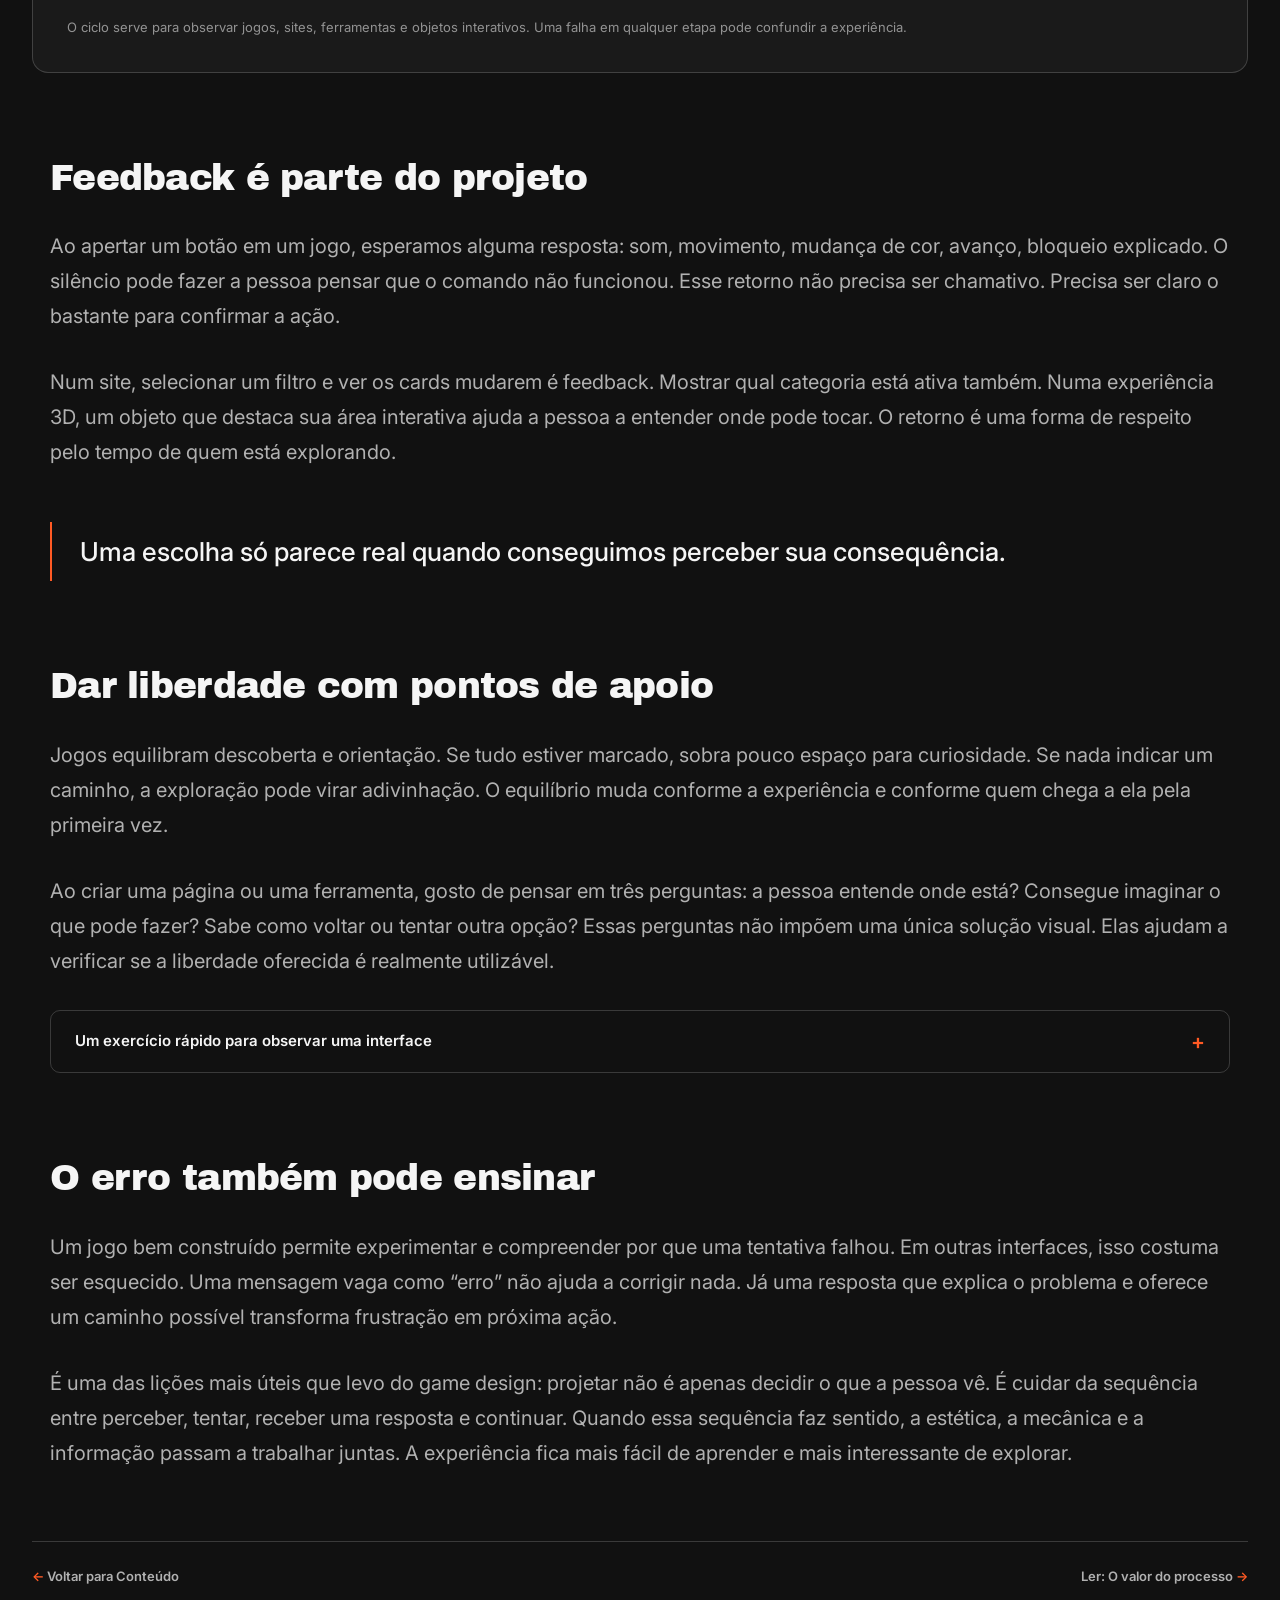
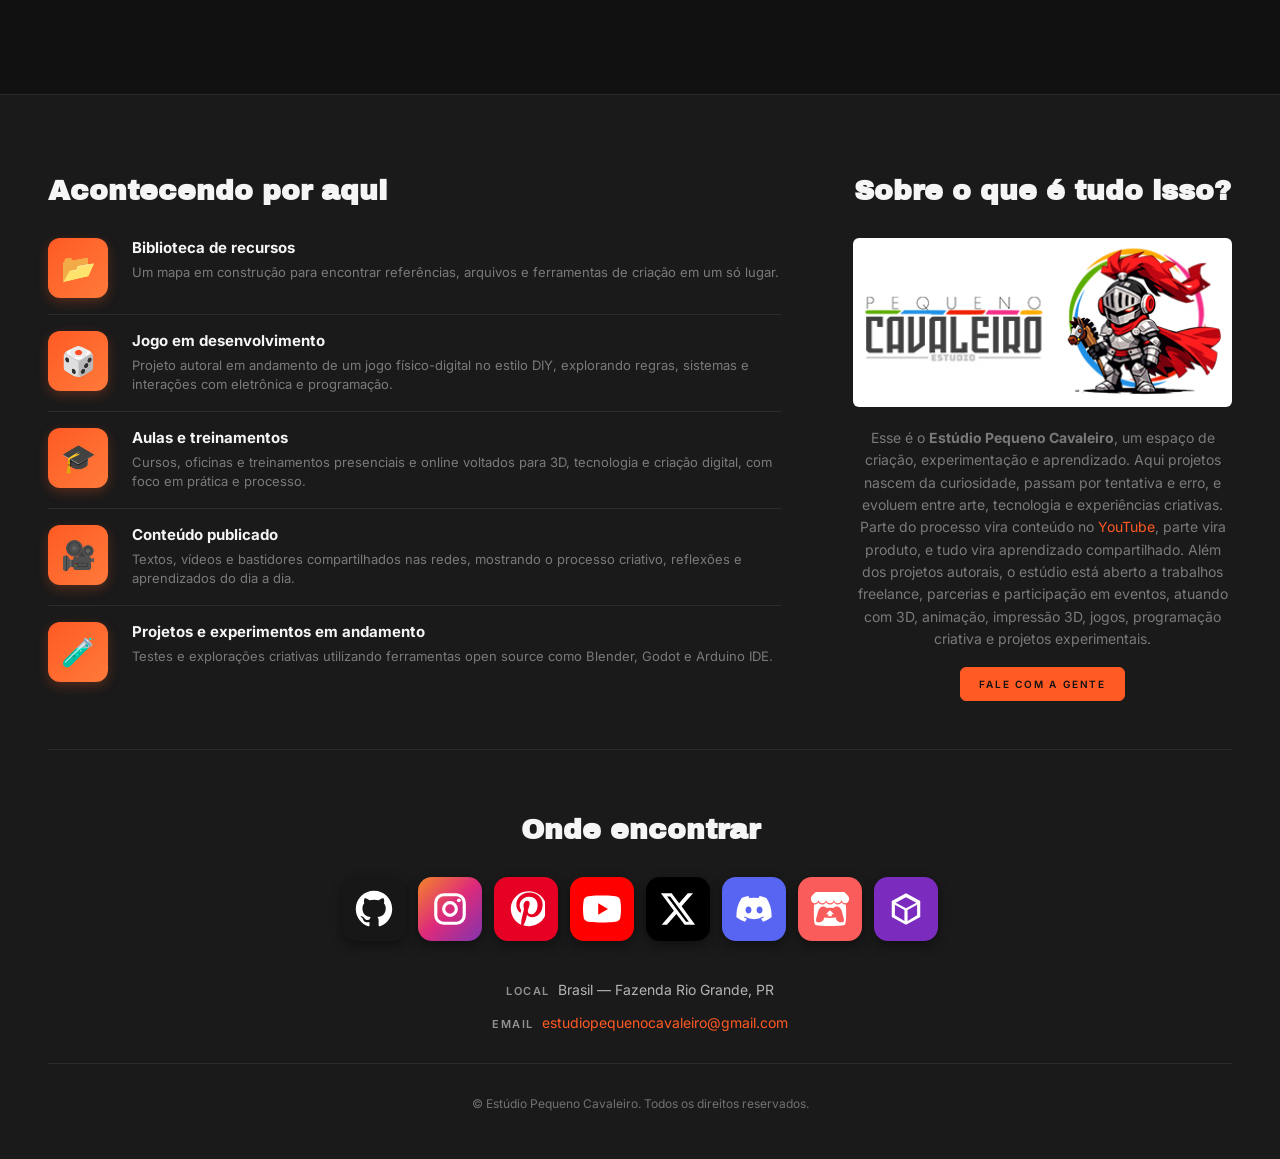
<file: conteudo/artigos/jogos-e-design/index.html>
<!DOCTYPE html>
<html lang="pt-BR">
<head>
    <meta charset="UTF-8">
    <meta name="viewport" content="width=device-width, initial-scale=1">

    <meta name="description" content="Lições de jogos sobre clareza, escolhas e feedback para criar experiências melhores.">
    <title>O que jogos me ensinaram sobre design | Estúdio Pequeno Cavaleiro</title>
    <link rel="preconnect" href="https://fonts.googleapis.com">
    <link rel="preconnect" href="https://fonts.gstatic.com" crossorigin>
    <link href="https://fonts.googleapis.com/css2?family=Archivo+Black&family=Inter:wght@400;500;600;700&display=swap" rel="stylesheet">
    <link rel="stylesheet" href="../../../css/tokens.css">
    <link rel="stylesheet" href="../../css/artigo.css">
    <link rel="stylesheet" href="../../../css/site-shell.css">
    <link rel="stylesheet" href="../../../css/buttons.css">
</head>
<body>
    <header class="nav">
    <a href="../../../home/index.html" class="nav__logo" aria-label="Estúdio Pequeno Cavaleiro — início"><img src="../../images/LogoEstudioSFBranco.png" alt=""></a>
    <nav class="nav__menu" aria-label="Navegação principal">
        <a href="../../../home/index.html">HOME</a>
        <a href="../../../projetos/index.html">PROJETOS</a>
        <a href="../../../aprender/index.html">APRENDER</a>
        <a href="../../../conteudo/index.html" class="is-current" aria-current="page">CONTEÚDO</a>
        <a href="../../../recursos/index.html">RECURSOS</a>
        <a href="#sobre">SOBRE</a>
    </nav>
    <div class="nav__actions">
        <span class="nav__icon" aria-hidden="true">⌕</span>
        <details class="nav__mobile">
            <summary class="nav__icon" aria-label="Abrir menu de navegação">☰</summary>
            <nav class="nav__mobile-menu" aria-label="Navegação móvel">
                <a href="../../../home/index.html">HOME</a>
                <a href="../../../projetos/index.html">PROJETOS</a>
                <a href="../../../aprender/index.html">APRENDER</a>
                <a href="../../../conteudo/index.html" class="is-current" aria-current="page">CONTEÚDO</a>
                <a href="../../../recursos/index.html">RECURSOS</a>
                <a href="#sobre">SOBRE</a>
            </nav>
        </details>
    </div>
</header>

    <main id="inicio">
                <article class="article">
            <header class="article-header">
                <p class="article-kicker">Pensando em voz alta <span aria-hidden="true">·</span> Design de interação</p>
                <h1>O que jogos me ensinaram sobre design</h1>
                <p class="article-lead">Um jogo precisa conversar com quem joga. Ele mostra possibilidades, recebe escolhas e responde a elas. Observar essa conversa mudou a forma como penso interfaces, objetos 3D e experiências criativas.</p>
                <p class="article-byline">Por Estúdio Pequeno Cavaleiro <span aria-hidden="true">·</span> <time datetime="2026-09-29">29 de setembro de 2026</time> <span aria-hidden="true">·</span> Leitura de aproximadamente 6 minutos</p>
            </header>

            <div class="article-body">
                <p>Quando pensamos em design, é comum começar pela aparência: cor, forma, composição. Jogos lembram que a aparência é também uma promessa de uso. Uma porta iluminada pode sugerir passagem. Um objeto que reage ao cursor pode sugerir interação. Se a pessoa tenta agir e nada acontece, essa promessa se quebra.</p>
                <p>Essa relação ficou importante para mim fora dos jogos também. Uma peça 3D pode precisar ser entendida de vários ângulos. Uma página pode convidar a explorar um mapa. Um botão pode parecer secundário, embora seja a ação principal. Em todos esses casos, alguém precisa perceber o que existe, escolher um caminho e entender o que aconteceu depois.</p>

                <h2>Clareza antes de explicação</h2>
                <p>Jogos podem ter regras extensas, mas uma boa primeira experiência raramente exige que a pessoa leia tudo antes de agir. O cenário, o contraste, o movimento e a posição dos elementos ajudam a indicar o próximo passo. Quando isso funciona, a explicação entra para completar o entendimento, não para compensar uma interface muda.</p>
                <p>Imagine duas alavancas numa sala. Uma está perto da porta e tem uma luz que acompanha a cor da fechadura. A outra se parece com parte do cenário e não reage quando o jogador se aproxima. Antes de qualquer texto, a primeira já comunica uma possibilidade. Esse princípio vale para um portfólio: links, filtros e áreas clicáveis precisam parecer utilizáveis e responder de um jeito previsível.</p>

                <figure class="article-figure concept-flow" aria-label="Esquema do ciclo de comunicação entre uma interface e quem a usa">
                    <p class="concept-flow__eyebrow">A conversa da interação</p>
                    <ol>
                        <li><strong>Sinal</strong><span>Algo mostra que existe uma ação.</span></li>
                        <li><strong>Escolha</strong><span>A pessoa decide o que fazer.</span></li>
                        <li><strong>Resposta</strong><span>O sistema mostra o que mudou.</span></li>
                        <li><strong>Entendimento</strong><span>A pessoa ajusta a próxima escolha.</span></li>
                    </ol>
                    <figcaption>O ciclo serve para observar jogos, sites, ferramentas e objetos interativos. Uma falha em qualquer etapa pode confundir a experiência.</figcaption>
                </figure>

                <h2>Feedback é parte do projeto</h2>
                <p>Ao apertar um botão em um jogo, esperamos alguma resposta: som, movimento, mudança de cor, avanço, bloqueio explicado. O silêncio pode fazer a pessoa pensar que o comando não funcionou. Esse retorno não precisa ser chamativo. Precisa ser claro o bastante para confirmar a ação.</p>
                <p>Num site, selecionar um filtro e ver os cards mudarem é feedback. Mostrar qual categoria está ativa também. Numa experiência 3D, um objeto que destaca sua área interativa ajuda a pessoa a entender onde pode tocar. O retorno é uma forma de respeito pelo tempo de quem está explorando.</p>

                <blockquote><p>Uma escolha só parece real quando conseguimos perceber sua consequência.</p></blockquote>

                <h2>Dar liberdade com pontos de apoio</h2>
                <p>Jogos equilibram descoberta e orientação. Se tudo estiver marcado, sobra pouco espaço para curiosidade. Se nada indicar um caminho, a exploração pode virar adivinhação. O equilíbrio muda conforme a experiência e conforme quem chega a ela pela primeira vez.</p>
                <p>Ao criar uma página ou uma ferramenta, gosto de pensar em três perguntas: a pessoa entende onde está? Consegue imaginar o que pode fazer? Sabe como voltar ou tentar outra opção? Essas perguntas não impõem uma única solução visual. Elas ajudam a verificar se a liberdade oferecida é realmente utilizável.</p>

                <details class="article-note">
                    <summary>Um exercício rápido para observar uma interface <span aria-hidden="true">+</span></summary>
                    <p>Escolha uma tela de um jogo ou site. Sem clicar, anote onde você espera encontrar a ação principal. Depois clique e observe a resposta. Se o resultado for diferente do esperado, tente descobrir qual sinal criou a expectativa e que ajuste tornaria a interação mais clara.</p>
                </details>

                <h2>O erro também pode ensinar</h2>
                <p>Um jogo bem construído permite experimentar e compreender por que uma tentativa falhou. Em outras interfaces, isso costuma ser esquecido. Uma mensagem vaga como “erro” não ajuda a corrigir nada. Já uma resposta que explica o problema e oferece um caminho possível transforma frustração em próxima ação.</p>
                <p>É uma das lições mais úteis que levo do game design: projetar não é apenas decidir o que a pessoa vê. É cuidar da sequência entre perceber, tentar, receber uma resposta e continuar. Quando essa sequência faz sentido, a estética, a mecânica e a informação passam a trabalhar juntas. A experiência fica mais fácil de aprender e mais interessante de explorar.</p>
            </div>

            <footer class="article-footer">
                <a href="../../index.html"><span aria-hidden="true">←</span> Voltar para Conteúdo</a>
                <a href="../processo/index.html">Ler: O valor do processo <span aria-hidden="true">→</span></a>
            </footer>
        </article>

    </main>

    <footer class="footer" id="sobre">
    <div class="footer__container">
        <section class="footer__top">
            <section class="footer__col footer__col--wide">
                <h2 class="footer__title">Acontecendo por aqui</h2>
                <ul class="updates">
                    <li class="updates__item"><span class="updates__icon" aria-hidden="true">📂</span><div><h3 class="updates__title"><a href="../../../recursos/index.html">Biblioteca de recursos</a></h3><p class="updates__text">Um mapa em construção para encontrar referências, arquivos e ferramentas de criação em um só lugar.</p></div></li>
                    <li class="updates__item"><span class="updates__icon" aria-hidden="true">🎲</span><div><h3 class="updates__title"><a href="../../../projetos/index.html">Jogo em desenvolvimento</a></h3><p class="updates__text">Projeto autoral em andamento de um jogo físico-digital no estilo DIY, explorando regras, sistemas e interações com eletrônica e programação.</p></div></li>
                    <li class="updates__item"><span class="updates__icon" aria-hidden="true">🎓</span><div><h3 class="updates__title"><a href="../../../aprender/index.html">Aulas e treinamentos</a></h3><p class="updates__text">Cursos, oficinas e treinamentos presenciais e online voltados para 3D, tecnologia e criação digital, com foco em prática e processo.</p></div></li>
                    <li class="updates__item"><span class="updates__icon" aria-hidden="true">🎥</span><div><h3 class="updates__title"><a href="../../../conteudo/index.html">Conteúdo publicado</a></h3><p class="updates__text">Textos, vídeos e bastidores compartilhados nas redes, mostrando o processo criativo, reflexões e aprendizados do dia a dia.</p></div></li>
                    <li class="updates__item"><span class="updates__icon" aria-hidden="true">🧪</span><div><h3 class="updates__title"><a href="../../../projetos/index.html">Projetos e experimentos em andamento</a></h3><p class="updates__text">Testes e explorações criativas utilizando ferramentas open source como Blender, Godot e Arduino IDE.</p></div></li>
                </ul>
            </section>
            <section class="footer__col">
                <h2 class="footer__title">Sobre o que é tudo isso?</h2>
                <div class="footer__image"><img src="../../../home/images/pic10.jpg" alt="Estúdio Pequeno Cavaleiro" loading="lazy"></div>
                <p class="footer__text">Esse é o <strong>Estúdio Pequeno Cavaleiro</strong>, um espaço de criação, experimentação e aprendizado. Aqui projetos nascem da curiosidade, passam por tentativa e erro, e evoluem entre arte, tecnologia e experiências criativas. Parte do processo vira conteúdo no <a href="https://www.youtube.com/@estudiopequenocavaleiro/streams">YouTube</a>, parte vira produto, e tudo vira aprendizado compartilhado. Além dos projetos autorais, o estúdio está aberto a trabalhos freelance, parcerias e participação em eventos, atuando com 3D, animação, impressão 3D, jogos, programação criativa e projetos experimentais.</p>
                <a href="mailto:estudiopequenocavaleiro@gmail.com" class="btn btn--primary btn--sm">Fale com a gente</a>
            </section>
        </section>
        <section class="footer__social-block">
            <h2 class="footer__title footer__title--center">Onde encontrar</h2>
            <ul class="social">
                    <li><a href="https://github.com/estudiopequenocavaleiro" aria-label="GitHub"><svg viewBox="0 0 24 24" fill="currentColor" aria-hidden="true"><path d="M12 .5C5.65.5.5 5.65.5 12c0 5.08 3.29 9.39 7.86 10.91.58.11.79-.25.79-.55v-2.07c-3.2.7-3.88-1.37-3.88-1.37-.52-1.34-1.28-1.69-1.28-1.69-1.05-.71.08-.7.08-.7 1.16.08 1.77 1.19 1.77 1.19 1.03 1.76 2.7 1.25 3.36.96.1-.74.4-1.25.73-1.54-2.55-.29-5.24-1.28-5.24-5.7 0-1.26.45-2.29 1.18-3.1-.12-.29-.51-1.46.11-3.05 0 0 .97-.31 3.18 1.18.92-.26 1.91-.39 2.89-.39.98 0 1.97.13 2.89.39 2.21-1.49 3.18-1.18 3.18-1.18.62 1.59.23 2.76.11 3.05.74.81 1.18 1.84 1.18 3.1 0 4.43-2.7 5.4-5.27 5.69.41.36.78 1.05.78 2.12v3.14c0 .31.21.67.8.55C20.21 21.38 23.5 17.08 23.5 12 23.5 5.65 18.35.5 12 .5z"/></svg></a></li>
                    <li><a href="https://instagram.com/estudiopequenocavaleiro" aria-label="Instagram"><svg viewBox="0 0 24 24" fill="currentColor" aria-hidden="true"><rect x="3" y="3" width="18" height="18" rx="5" fill="none" stroke="currentColor" stroke-width="2"/><circle cx="12" cy="12" r="4" fill="none" stroke="currentColor" stroke-width="2"/><circle cx="17.6" cy="6.5" r="1.2"/></svg></a></li>
                    <li><a href="https://pinterest.com/estudiopequenocavaleiro" aria-label="Pinterest"><svg viewBox="0 0 24 24" fill="currentColor" aria-hidden="true"><path d="M12 1a11 11 0 0 0-3 21c-.1-1.2 0-2.7.3-4l1.5-6.2s-.4-.8-.4-1.9c0-1.8 1-3.1 2.3-3.1 1.1 0 1.6.8 1.6 1.8 0 1.1-.7 2.8-1.1 4.3-.3 1.3.7 2.4 2 2.4 2.4 0 4.1-2.5 4.1-5.9 0-3.1-2.2-5.2-5.4-5.2-3.7 0-5.9 2.8-5.9 5.6 0 1.1.4 2.3 1 3-.1.4-.3 1.1-.5 1.7-1.6-.8-2.6-3.1-2.6-5 0-4.1 3-7.9 8.6-7.9 4.5 0 8 3.2 8 7.5 0 4.5-2.8 8.1-6.8 8.1-1.3 0-2.5-.7-3-1.5l-.8 3.1a13 13 0 0 1-1.6 3.4A11 11 0 1 0 12 1z"/></svg></a></li>
                    <li><a href="https://youtube.com/@estudiopequenocavaleiro" aria-label="YouTube"><svg viewBox="0 0 24 24" fill="currentColor" aria-hidden="true"><path d="M23.5 6.2a3 3 0 0 0-2.1-2.1C19.5 3.5 12 3.5 12 3.5s-7.5 0-9.4.6A3 3 0 0 0 .5 6.2 31 31 0 0 0 0 12a31 31 0 0 0 .5 5.8 3 3 0 0 0 2.1 2.1c1.9.6 9.4.6 9.4.6s7.5 0 9.4-.6a3 3 0 0 0 2.1-2.1A31 31 0 0 0 24 12a31 31 0 0 0-.5-5.8zM9.6 15.6V8.4l6.2 3.6z"/></svg></a></li>
                    <li><a href="https://x.com/smallknightstd" aria-label="X"><svg viewBox="0 0 24 24" fill="currentColor" aria-hidden="true"><path d="M18.2 2h3.3l-7.2 8.3L22.8 22h-6.6l-5.2-6.8L5 22H1.7l7.7-8.9L1.2 2h6.8l4.7 6.3zm-1.1 18h1.8L7.1 4.1H5.1z"/></svg></a></li>
                    <li><a href="https://discord.gg/XewHVRmMsZ" aria-label="Discord"><svg viewBox="0 0 24 24" fill="currentColor" aria-hidden="true"><path d="M19.8 5.1A18 18 0 0 0 15.5 3.8l-.6 1.3a16 16 0 0 0-5.8 0l-.6-1.3A18 18 0 0 0 4.2 5C1.5 9 .8 13 .9 17.2a18 18 0 0 0 5.4 2.8l1.2-1.9-1.9-.9.5-.4a12.4 12.4 0 0 0 11.8 0l.5.4-1.9.9 1.2 1.9a18 18 0 0 0 5.4-2.8c.2-4.6-.9-8.5-3.3-12.1zM8.5 14.8c-1 0-1.9-1-1.9-2.2s.8-2.2 1.9-2.2 1.9 1 1.9 2.2-.8 2.2-1.9 2.2zm7 0c-1 0-1.9-1-1.9-2.2s.8-2.2 1.9-2.2 1.9 1 1.9 2.2-.8 2.2-1.9 2.2z"/></svg></a></li>
                    <li><a href="https://estudiopequenocavaleiro.itch.io/" aria-label="itch.io"><img src="../../../images/brands/itchio-textless-white.svg" alt="" aria-hidden="true"></a></li>
                    <li><a href="https://cults3d.com/en/users/estudiopequenocavaleiro" aria-label="Cults 3D"><svg viewBox="0 0 24 24" fill="currentColor" aria-hidden="true"><path d="M12 2 3 7v10l9 5 9-5V7zm0 2.5L18.5 8 12 11.5 5.5 8zM5 9.3l6 3.4v6.8L5 16zm14 0V16l-6 3.5v-6.8z"/></svg></a></li>
            </ul>
            <ul class="contact contact--center">
                <li><span class="contact__label">Local</span><span class="contact__value">Brasil — Fazenda Rio Grande, PR</span></li>
                <li><span class="contact__label">Email</span><span class="contact__value"><a href="mailto:estudiopequenocavaleiro@gmail.com">estudiopequenocavaleiro@gmail.com</a></span></li>
            </ul>
        </section>
        <p class="footer__copy">© Estúdio Pequeno Cavaleiro. Todos os direitos reservados.</p>
    </div>
</footer>
<script src="../../../js/footer.js" defer></script>
</body>
</html>
</file>
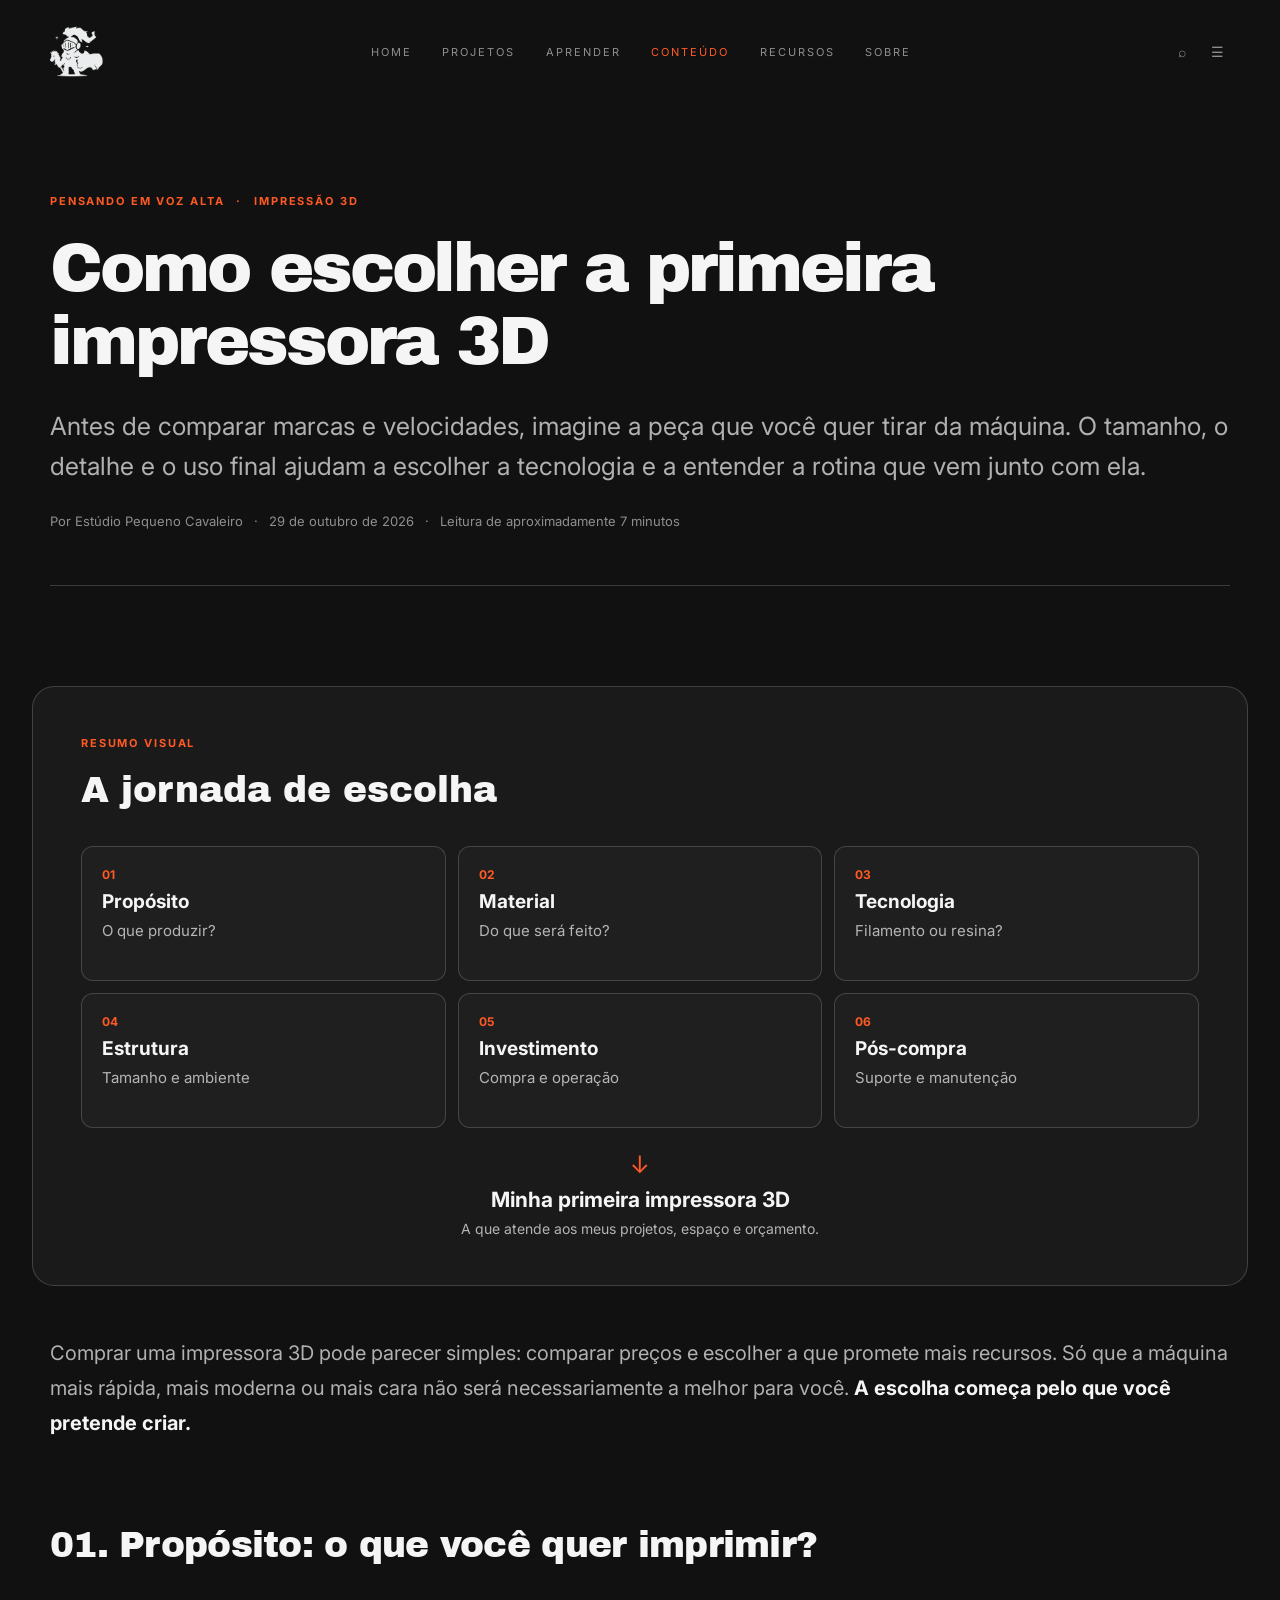
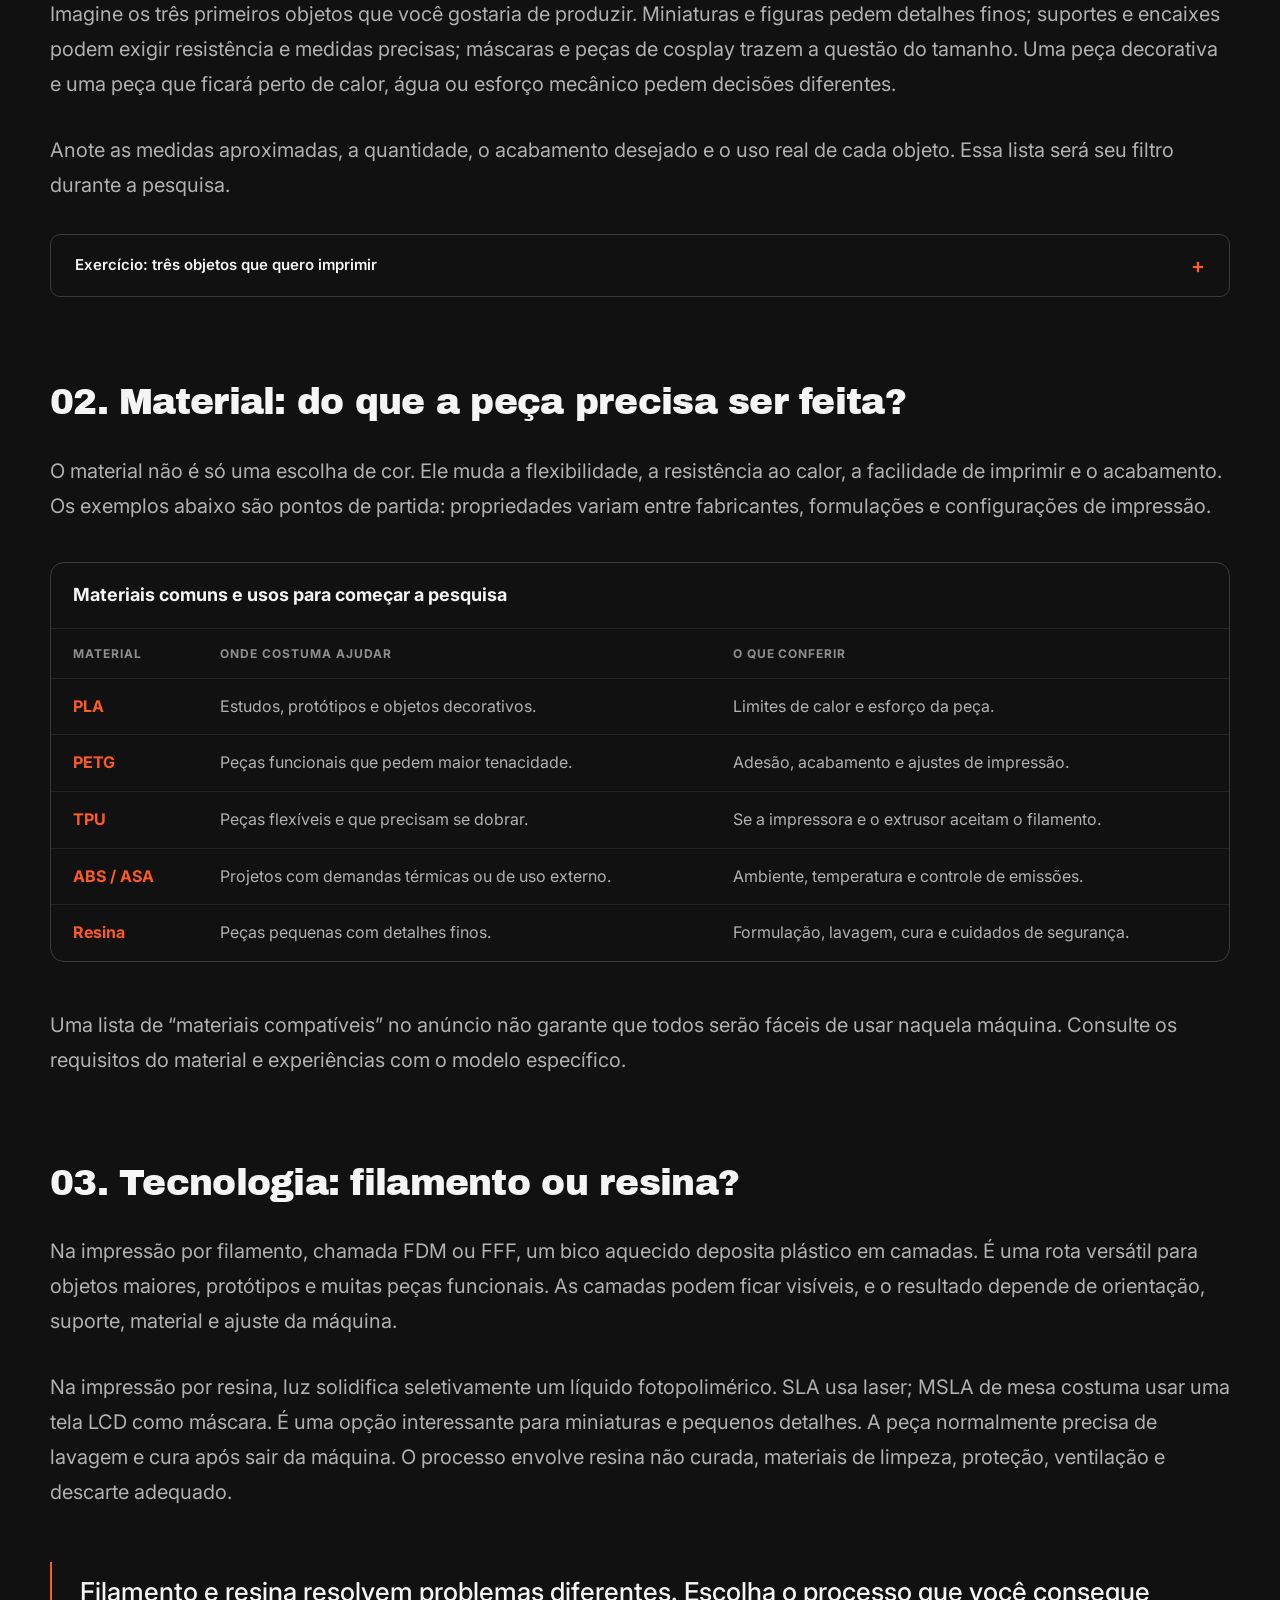
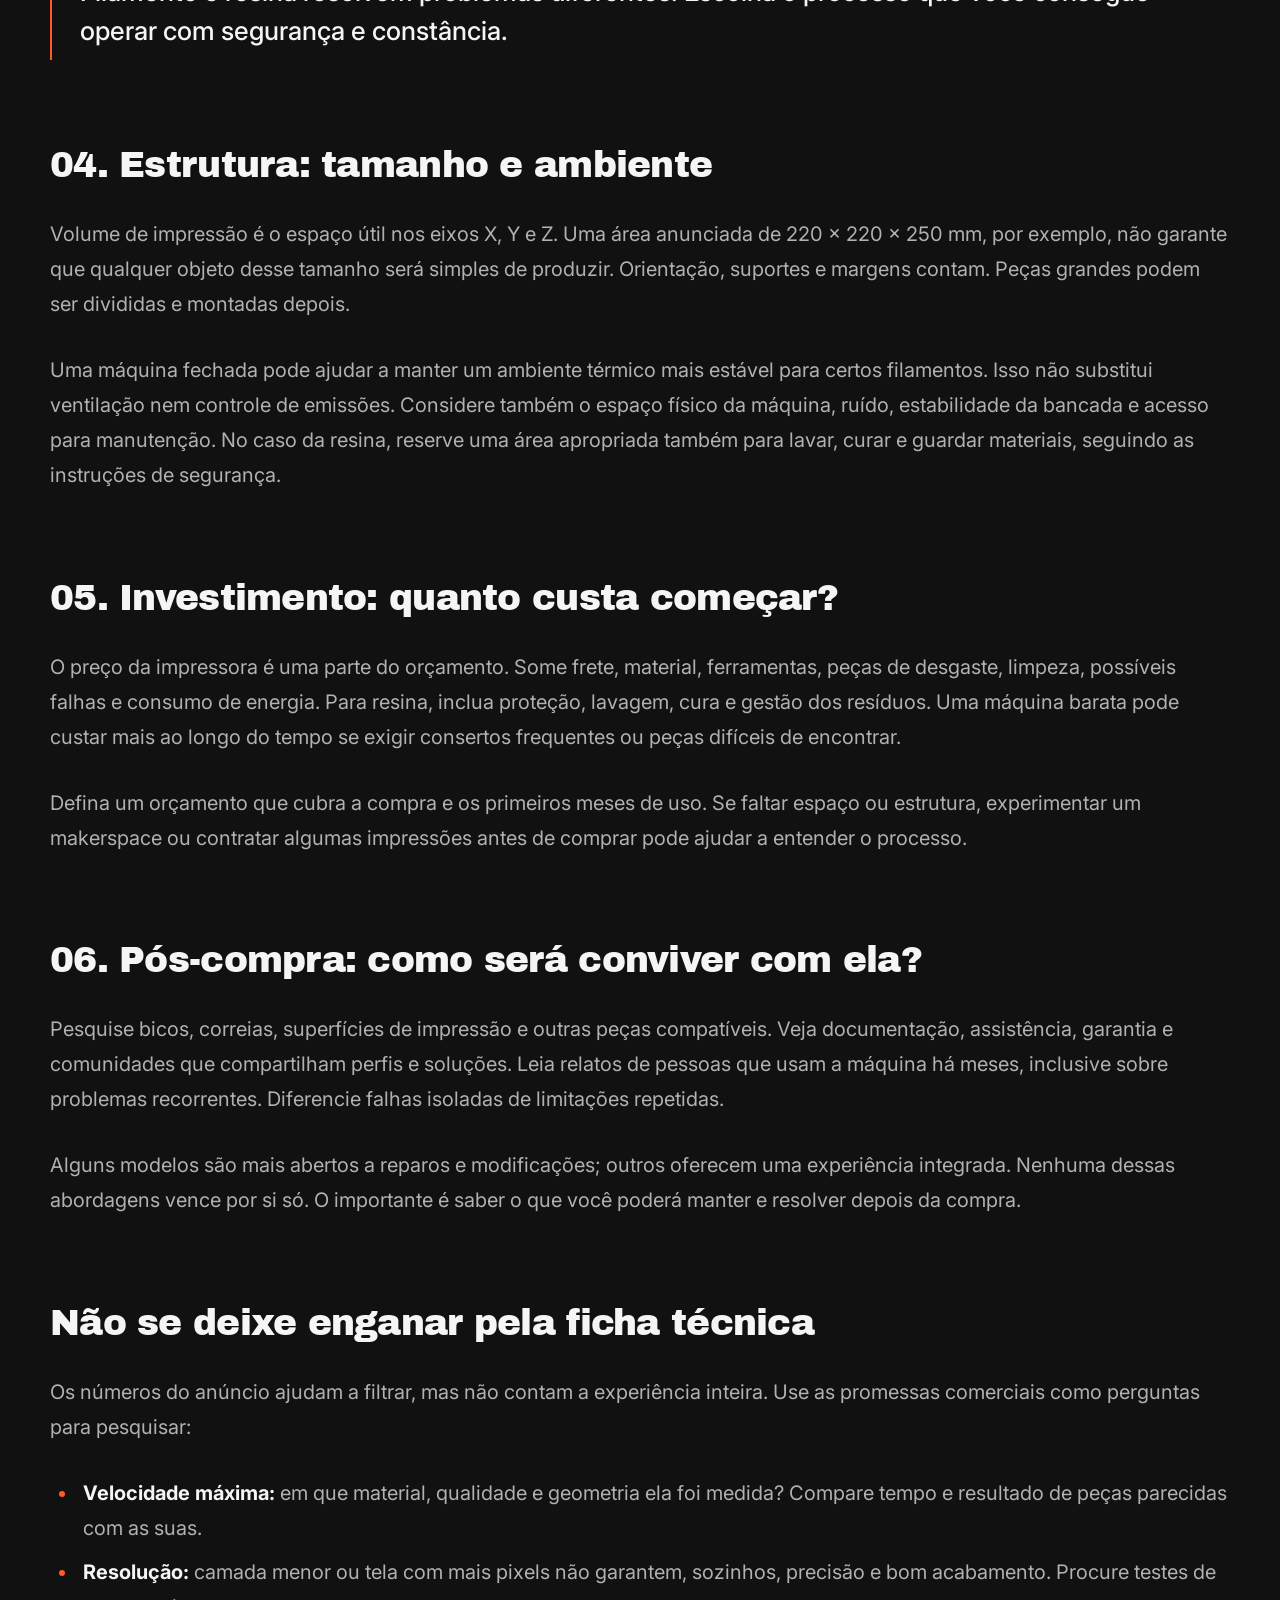
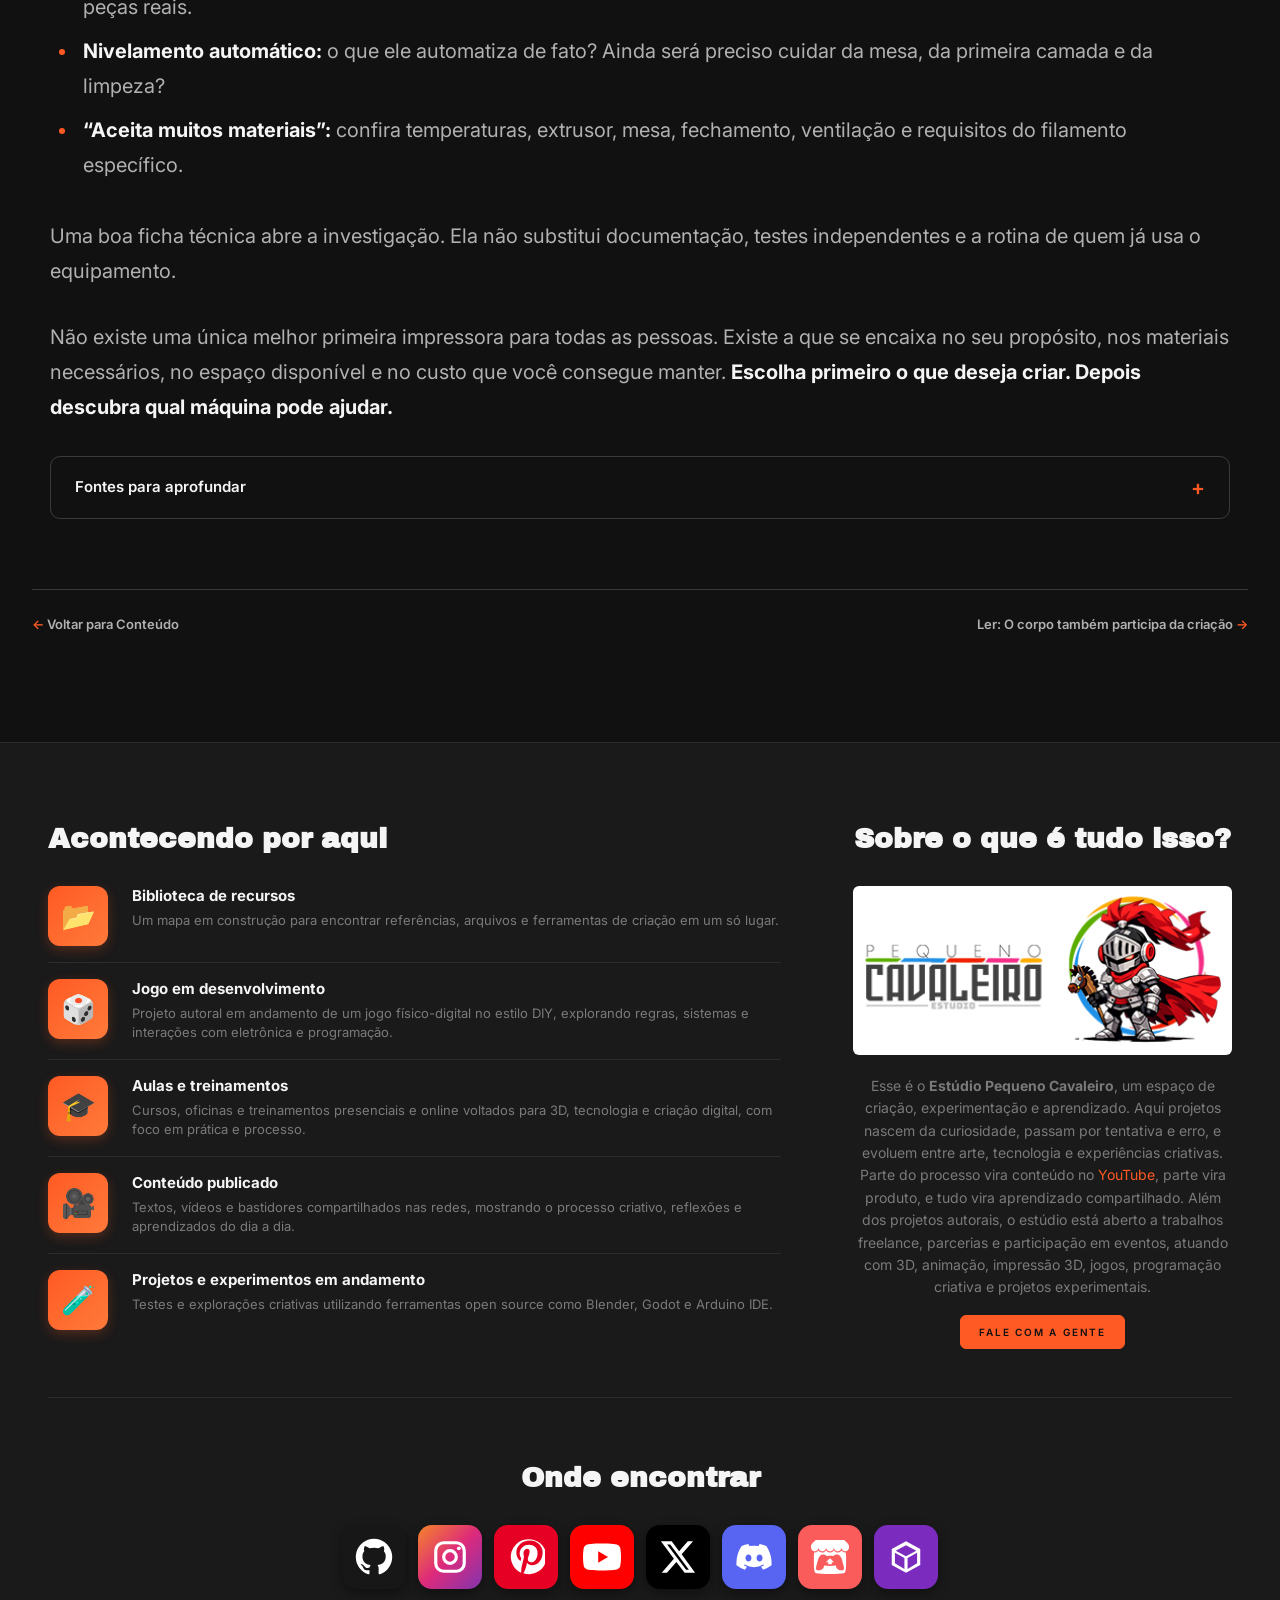
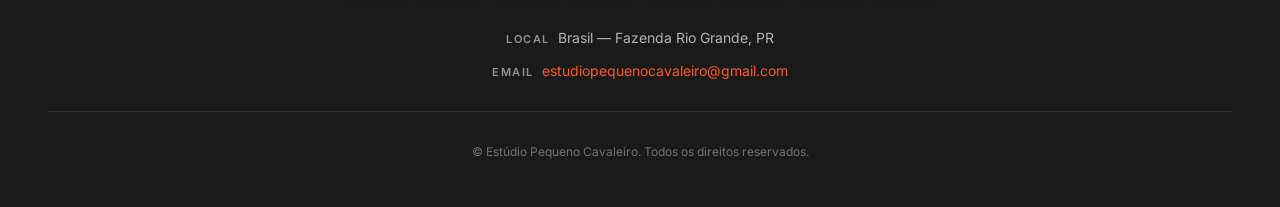
<file: conteudo/artigos/primeira-impressora-3d/index.html>
<!DOCTYPE html>
<html lang="pt-BR">
<head>
    <meta charset="UTF-8">
    <meta name="viewport" content="width=device-width, initial-scale=1">

    <meta name="description" content="Um guia inicial para escolher entre filamento e resina considerando peças, espaço, rotina, manutenção e segurança.">
    <title>Como escolher a primeira impressora 3D | Estúdio Pequeno Cavaleiro</title>
    <link rel="preconnect" href="https://fonts.googleapis.com">
    <link rel="preconnect" href="https://fonts.gstatic.com" crossorigin>
    <link href="https://fonts.googleapis.com/css2?family=Archivo+Black&family=Inter:wght@400;500;600;700&display=swap" rel="stylesheet">
    <link rel="stylesheet" href="../../../css/tokens.css">
    <link rel="stylesheet" href="../../css/artigo.css">
    <link rel="stylesheet" href="impressora.css">
    <link rel="stylesheet" href="../../../css/site-shell.css">
    <link rel="stylesheet" href="../../../css/buttons.css">
</head>
<body>
    <header class="nav">
    <a href="../../../home/index.html" class="nav__logo" aria-label="Estúdio Pequeno Cavaleiro — início"><img src="../../images/LogoEstudioSFBranco.png" alt=""></a>
    <nav class="nav__menu" aria-label="Navegação principal">
        <a href="../../../home/index.html">HOME</a>
        <a href="../../../projetos/index.html">PROJETOS</a>
        <a href="../../../aprender/index.html">APRENDER</a>
        <a href="../../../conteudo/index.html" class="is-current" aria-current="page">CONTEÚDO</a>
        <a href="../../../recursos/index.html">RECURSOS</a>
        <a href="#sobre">SOBRE</a>
    </nav>
    <div class="nav__actions">
        <span class="nav__icon" aria-hidden="true">⌕</span>
        <details class="nav__mobile">
            <summary class="nav__icon" aria-label="Abrir menu de navegação">☰</summary>
            <nav class="nav__mobile-menu" aria-label="Navegação móvel">
                <a href="../../../home/index.html">HOME</a>
                <a href="../../../projetos/index.html">PROJETOS</a>
                <a href="../../../aprender/index.html">APRENDER</a>
                <a href="../../../conteudo/index.html" class="is-current" aria-current="page">CONTEÚDO</a>
                <a href="../../../recursos/index.html">RECURSOS</a>
                <a href="#sobre">SOBRE</a>
            </nav>
        </details>
    </div>
</header>

    <main id="inicio">
                <article class="article">
  <header class="article-header">
   <p class="article-kicker">Pensando em voz alta <span aria-hidden="true">·</span> Impressão 3D</p>
   <h1>Como escolher a primeira impressora 3D</h1>
   <p class="article-lead">Antes de comparar marcas e velocidades, imagine a peça que você quer tirar da máquina. O tamanho, o detalhe e o uso final ajudam a escolher a tecnologia e a entender a rotina que vem junto com ela.</p>
   <p class="article-byline">Por Estúdio Pequeno Cavaleiro <span aria-hidden="true">·</span> <time datetime="2026-10-29">29 de outubro de 2026</time> <span aria-hidden="true">·</span> Leitura de aproximadamente 7 minutos</p>
  </header>
  <div class="article-body printer-article">
   <figure class="choice-map article-figure" aria-labelledby="choice-map-title">
    <figcaption class="choice-map__intro"><span class="choice-map__eyebrow">Resumo visual</span><strong id="choice-map-title">A jornada de escolha</strong></figcaption>
    <ol class="choice-map__steps">
     <li><span>01</span><strong>Propósito</strong><small>O que produzir?</small></li>
     <li><span>02</span><strong>Material</strong><small>Do que será feito?</small></li>
     <li><span>03</span><strong>Tecnologia</strong><small>Filamento ou resina?</small></li>
     <li><span>04</span><strong>Estrutura</strong><small>Tamanho e ambiente</small></li>
     <li><span>05</span><strong>Investimento</strong><small>Compra e operação</small></li>
     <li><span>06</span><strong>Pós-compra</strong><small>Suporte e manutenção</small></li>
    </ol>
    <div class="choice-map__outcome"><span aria-hidden="true">↓</span><strong>Minha primeira impressora 3D</strong><small>A que atende aos meus projetos, espaço e orçamento.</small></div>
   </figure>
   <p>Comprar uma impressora 3D pode parecer simples: comparar preços e escolher a que promete mais recursos. Só que a máquina mais rápida, mais moderna ou mais cara não será necessariamente a melhor para você. <strong>A escolha começa pelo que você pretende criar.</strong></p>
   <h2>01. Propósito: o que você quer imprimir?</h2>
   <p>Imagine os três primeiros objetos que você gostaria de produzir. Miniaturas e figuras pedem detalhes finos; suportes e encaixes podem exigir resistência e medidas precisas; máscaras e peças de cosplay trazem a questão do tamanho. Uma peça decorativa e uma peça que ficará perto de calor, água ou esforço mecânico pedem decisões diferentes.</p>
   <p>Anote as medidas aproximadas, a quantidade, o acabamento desejado e o uso real de cada objeto. Essa lista será seu filtro durante a pesquisa.</p>
   <details class="article-note"><summary>Exercício: três objetos que quero imprimir <span aria-hidden="true">+</span></summary><p>Escreva o nome, tamanho e função de três peças. Marque qual delas é indispensável. Ao comparar máquinas, pergunte se cada modelo consegue produzir essa peça com o material adequado, no seu espaço e dentro do orçamento.</p></details>
   <h2>02. Material: do que a peça precisa ser feita?</h2>
   <p>O material não é só uma escolha de cor. Ele muda a flexibilidade, a resistência ao calor, a facilidade de imprimir e o acabamento. Os exemplos abaixo são pontos de partida: propriedades variam entre fabricantes, formulações e configurações de impressão.</p>
   <div class="material-table-wrap"><table class="material-table"><caption>Materiais comuns e usos para começar a pesquisa</caption><thead><tr><th>Material</th><th>Onde costuma ajudar</th><th>O que conferir</th></tr></thead><tbody>
    <tr><th scope="row">PLA</th><td>Estudos, protótipos e objetos decorativos.</td><td>Limites de calor e esforço da peça.</td></tr>
    <tr><th scope="row">PETG</th><td>Peças funcionais que pedem maior tenacidade.</td><td>Adesão, acabamento e ajustes de impressão.</td></tr>
    <tr><th scope="row">TPU</th><td>Peças flexíveis e que precisam se dobrar.</td><td>Se a impressora e o extrusor aceitam o filamento.</td></tr>
    <tr><th scope="row">ABS / ASA</th><td>Projetos com demandas térmicas ou de uso externo.</td><td>Ambiente, temperatura e controle de emissões.</td></tr>
    <tr><th scope="row">Resina</th><td>Peças pequenas com detalhes finos.</td><td>Formulação, lavagem, cura e cuidados de segurança.</td></tr>
   </tbody></table></div>
   <p>Uma lista de “materiais compatíveis” no anúncio não garante que todos serão fáceis de usar naquela máquina. Consulte os requisitos do material e experiências com o modelo específico.</p>
   <h2>03. Tecnologia: filamento ou resina?</h2>
   <p>Na impressão por filamento, chamada FDM ou FFF, um bico aquecido deposita plástico em camadas. É uma rota versátil para objetos maiores, protótipos e muitas peças funcionais. As camadas podem ficar visíveis, e o resultado depende de orientação, suporte, material e ajuste da máquina.</p>
   <p>Na impressão por resina, luz solidifica seletivamente um líquido fotopolimérico. SLA usa laser; MSLA de mesa costuma usar uma tela LCD como máscara. É uma opção interessante para miniaturas e pequenos detalhes. A peça normalmente precisa de lavagem e cura após sair da máquina. O processo envolve resina não curada, materiais de limpeza, proteção, ventilação e descarte adequado.</p>
   <blockquote><p>Filamento e resina resolvem problemas diferentes. Escolha o processo que você consegue operar com segurança e constância.</p></blockquote>
   <h2>04. Estrutura: tamanho e ambiente</h2>
   <p>Volume de impressão é o espaço útil nos eixos X, Y e Z. Uma área anunciada de 220 × 220 × 250 mm, por exemplo, não garante que qualquer objeto desse tamanho será simples de produzir. Orientação, suportes e margens contam. Peças grandes podem ser divididas e montadas depois.</p>
   <p>Uma máquina fechada pode ajudar a manter um ambiente térmico mais estável para certos filamentos. Isso não substitui ventilação nem controle de emissões. Considere também o espaço físico da máquina, ruído, estabilidade da bancada e acesso para manutenção. No caso da resina, reserve uma área apropriada também para lavar, curar e guardar materiais, seguindo as instruções de segurança.</p>
   <h2>05. Investimento: quanto custa começar?</h2>
   <p>O preço da impressora é uma parte do orçamento. Some frete, material, ferramentas, peças de desgaste, limpeza, possíveis falhas e consumo de energia. Para resina, inclua proteção, lavagem, cura e gestão dos resíduos. Uma máquina barata pode custar mais ao longo do tempo se exigir consertos frequentes ou peças difíceis de encontrar.</p>
   <p>Defina um orçamento que cubra a compra e os primeiros meses de uso. Se faltar espaço ou estrutura, experimentar um makerspace ou contratar algumas impressões antes de comprar pode ajudar a entender o processo.</p>
   <h2>06. Pós-compra: como será conviver com ela?</h2>
   <p>Pesquise bicos, correias, superfícies de impressão e outras peças compatíveis. Veja documentação, assistência, garantia e comunidades que compartilham perfis e soluções. Leia relatos de pessoas que usam a máquina há meses, inclusive sobre problemas recorrentes. Diferencie falhas isoladas de limitações repetidas.</p>
   <p>Alguns modelos são mais abertos a reparos e modificações; outros oferecem uma experiência integrada. Nenhuma dessas abordagens vence por si só. O importante é saber o que você poderá manter e resolver depois da compra.</p>
   <h2>Não se deixe enganar pela ficha técnica</h2>
   <p>Os números do anúncio ajudam a filtrar, mas não contam a experiência inteira. Use as promessas comerciais como perguntas para pesquisar:</p>
   <ul class="article-list"><li><strong>Velocidade máxima:</strong> em que material, qualidade e geometria ela foi medida? Compare tempo e resultado de peças parecidas com as suas.</li><li><strong>Resolução:</strong> camada menor ou tela com mais pixels não garantem, sozinhos, precisão e bom acabamento. Procure testes de peças reais.</li><li><strong>Nivelamento automático:</strong> o que ele automatiza de fato? Ainda será preciso cuidar da mesa, da primeira camada e da limpeza?</li><li><strong>“Aceita muitos materiais”:</strong> confira temperaturas, extrusor, mesa, fechamento, ventilação e requisitos do filamento específico.</li></ul>
   <p>Uma boa ficha técnica abre a investigação. Ela não substitui documentação, testes independentes e a rotina de quem já usa o equipamento.</p>
   <p>Não existe uma única melhor primeira impressora para todas as pessoas. Existe a que se encaixa no seu propósito, nos materiais necessários, no espaço disponível e no custo que você consegue manter. <strong>Escolha primeiro o que deseja criar. Depois descubra qual máquina pode ajudar.</strong></p>
   <details class="article-note"><summary>Fontes para aprofundar <span aria-hidden="true">+</span></summary><p><a href="https://www.prusa3d.com/page/choosing-a-3d-printer-which-one-should-you-get_229126/">Prusa: escolha da impressora</a> · <a href="https://help.prusa3d.com/filament-material-guide">Prusa: guia de filamentos</a> · <a href="https://formlabs.com/blog/sla-dlp-msla-lcd-resin-3d-printer-comparison/">Formlabs: tecnologias de resina</a> · <a href="https://www.cdc.gov/niosh/bulletin/2024/safe-3d-printing.html">NIOSH: segurança na impressão 3D</a> · <a href="https://www.cdc.gov/niosh/media/pdfs/2025/01/Safe-3D-Printing.pdf">NIOSH: cuidados com resina</a>.</p></details>
  </div>
  <footer class="article-footer"><a href="../../index.html"><span aria-hidden="true">←</span> Voltar para Conteúdo</a><a href="../corpo-e-criatividade/index.html">Ler: O corpo também participa da criação <span aria-hidden="true">→</span></a></footer>
 </article>

    </main>

    <footer class="footer" id="sobre">
    <div class="footer__container">
        <section class="footer__top">
            <section class="footer__col footer__col--wide">
                <h2 class="footer__title">Acontecendo por aqui</h2>
                <ul class="updates">
                    <li class="updates__item"><span class="updates__icon" aria-hidden="true">📂</span><div><h3 class="updates__title"><a href="../../../recursos/index.html">Biblioteca de recursos</a></h3><p class="updates__text">Um mapa em construção para encontrar referências, arquivos e ferramentas de criação em um só lugar.</p></div></li>
                    <li class="updates__item"><span class="updates__icon" aria-hidden="true">🎲</span><div><h3 class="updates__title"><a href="../../../projetos/index.html">Jogo em desenvolvimento</a></h3><p class="updates__text">Projeto autoral em andamento de um jogo físico-digital no estilo DIY, explorando regras, sistemas e interações com eletrônica e programação.</p></div></li>
                    <li class="updates__item"><span class="updates__icon" aria-hidden="true">🎓</span><div><h3 class="updates__title"><a href="../../../aprender/index.html">Aulas e treinamentos</a></h3><p class="updates__text">Cursos, oficinas e treinamentos presenciais e online voltados para 3D, tecnologia e criação digital, com foco em prática e processo.</p></div></li>
                    <li class="updates__item"><span class="updates__icon" aria-hidden="true">🎥</span><div><h3 class="updates__title"><a href="../../../conteudo/index.html">Conteúdo publicado</a></h3><p class="updates__text">Textos, vídeos e bastidores compartilhados nas redes, mostrando o processo criativo, reflexões e aprendizados do dia a dia.</p></div></li>
                    <li class="updates__item"><span class="updates__icon" aria-hidden="true">🧪</span><div><h3 class="updates__title"><a href="../../../projetos/index.html">Projetos e experimentos em andamento</a></h3><p class="updates__text">Testes e explorações criativas utilizando ferramentas open source como Blender, Godot e Arduino IDE.</p></div></li>
                </ul>
            </section>
            <section class="footer__col">
                <h2 class="footer__title">Sobre o que é tudo isso?</h2>
                <div class="footer__image"><img src="../../../home/images/pic10.jpg" alt="Estúdio Pequeno Cavaleiro" loading="lazy"></div>
                <p class="footer__text">Esse é o <strong>Estúdio Pequeno Cavaleiro</strong>, um espaço de criação, experimentação e aprendizado. Aqui projetos nascem da curiosidade, passam por tentativa e erro, e evoluem entre arte, tecnologia e experiências criativas. Parte do processo vira conteúdo no <a href="https://www.youtube.com/@estudiopequenocavaleiro/streams">YouTube</a>, parte vira produto, e tudo vira aprendizado compartilhado. Além dos projetos autorais, o estúdio está aberto a trabalhos freelance, parcerias e participação em eventos, atuando com 3D, animação, impressão 3D, jogos, programação criativa e projetos experimentais.</p>
                <a href="mailto:estudiopequenocavaleiro@gmail.com" class="btn btn--primary btn--sm">Fale com a gente</a>
            </section>
        </section>
        <section class="footer__social-block">
            <h2 class="footer__title footer__title--center">Onde encontrar</h2>
            <ul class="social">
                    <li><a href="https://github.com/estudiopequenocavaleiro" aria-label="GitHub"><svg viewBox="0 0 24 24" fill="currentColor" aria-hidden="true"><path d="M12 .5C5.65.5.5 5.65.5 12c0 5.08 3.29 9.39 7.86 10.91.58.11.79-.25.79-.55v-2.07c-3.2.7-3.88-1.37-3.88-1.37-.52-1.34-1.28-1.69-1.28-1.69-1.05-.71.08-.7.08-.7 1.16.08 1.77 1.19 1.77 1.19 1.03 1.76 2.7 1.25 3.36.96.1-.74.4-1.25.73-1.54-2.55-.29-5.24-1.28-5.24-5.7 0-1.26.45-2.29 1.18-3.1-.12-.29-.51-1.46.11-3.05 0 0 .97-.31 3.18 1.18.92-.26 1.91-.39 2.89-.39.98 0 1.97.13 2.89.39 2.21-1.49 3.18-1.18 3.18-1.18.62 1.59.23 2.76.11 3.05.74.81 1.18 1.84 1.18 3.1 0 4.43-2.7 5.4-5.27 5.69.41.36.78 1.05.78 2.12v3.14c0 .31.21.67.8.55C20.21 21.38 23.5 17.08 23.5 12 23.5 5.65 18.35.5 12 .5z"/></svg></a></li>
                    <li><a href="https://instagram.com/estudiopequenocavaleiro" aria-label="Instagram"><svg viewBox="0 0 24 24" fill="currentColor" aria-hidden="true"><rect x="3" y="3" width="18" height="18" rx="5" fill="none" stroke="currentColor" stroke-width="2"/><circle cx="12" cy="12" r="4" fill="none" stroke="currentColor" stroke-width="2"/><circle cx="17.6" cy="6.5" r="1.2"/></svg></a></li>
                    <li><a href="https://pinterest.com/estudiopequenocavaleiro" aria-label="Pinterest"><svg viewBox="0 0 24 24" fill="currentColor" aria-hidden="true"><path d="M12 1a11 11 0 0 0-3 21c-.1-1.2 0-2.7.3-4l1.5-6.2s-.4-.8-.4-1.9c0-1.8 1-3.1 2.3-3.1 1.1 0 1.6.8 1.6 1.8 0 1.1-.7 2.8-1.1 4.3-.3 1.3.7 2.4 2 2.4 2.4 0 4.1-2.5 4.1-5.9 0-3.1-2.2-5.2-5.4-5.2-3.7 0-5.9 2.8-5.9 5.6 0 1.1.4 2.3 1 3-.1.4-.3 1.1-.5 1.7-1.6-.8-2.6-3.1-2.6-5 0-4.1 3-7.9 8.6-7.9 4.5 0 8 3.2 8 7.5 0 4.5-2.8 8.1-6.8 8.1-1.3 0-2.5-.7-3-1.5l-.8 3.1a13 13 0 0 1-1.6 3.4A11 11 0 1 0 12 1z"/></svg></a></li>
                    <li><a href="https://youtube.com/@estudiopequenocavaleiro" aria-label="YouTube"><svg viewBox="0 0 24 24" fill="currentColor" aria-hidden="true"><path d="M23.5 6.2a3 3 0 0 0-2.1-2.1C19.5 3.5 12 3.5 12 3.5s-7.5 0-9.4.6A3 3 0 0 0 .5 6.2 31 31 0 0 0 0 12a31 31 0 0 0 .5 5.8 3 3 0 0 0 2.1 2.1c1.9.6 9.4.6 9.4.6s7.5 0 9.4-.6a3 3 0 0 0 2.1-2.1A31 31 0 0 0 24 12a31 31 0 0 0-.5-5.8zM9.6 15.6V8.4l6.2 3.6z"/></svg></a></li>
                    <li><a href="https://x.com/smallknightstd" aria-label="X"><svg viewBox="0 0 24 24" fill="currentColor" aria-hidden="true"><path d="M18.2 2h3.3l-7.2 8.3L22.8 22h-6.6l-5.2-6.8L5 22H1.7l7.7-8.9L1.2 2h6.8l4.7 6.3zm-1.1 18h1.8L7.1 4.1H5.1z"/></svg></a></li>
                    <li><a href="https://discord.gg/XewHVRmMsZ" aria-label="Discord"><svg viewBox="0 0 24 24" fill="currentColor" aria-hidden="true"><path d="M19.8 5.1A18 18 0 0 0 15.5 3.8l-.6 1.3a16 16 0 0 0-5.8 0l-.6-1.3A18 18 0 0 0 4.2 5C1.5 9 .8 13 .9 17.2a18 18 0 0 0 5.4 2.8l1.2-1.9-1.9-.9.5-.4a12.4 12.4 0 0 0 11.8 0l.5.4-1.9.9 1.2 1.9a18 18 0 0 0 5.4-2.8c.2-4.6-.9-8.5-3.3-12.1zM8.5 14.8c-1 0-1.9-1-1.9-2.2s.8-2.2 1.9-2.2 1.9 1 1.9 2.2-.8 2.2-1.9 2.2zm7 0c-1 0-1.9-1-1.9-2.2s.8-2.2 1.9-2.2 1.9 1 1.9 2.2-.8 2.2-1.9 2.2z"/></svg></a></li>
                    <li><a href="https://estudiopequenocavaleiro.itch.io/" aria-label="itch.io"><img src="../../../images/brands/itchio-textless-white.svg" alt="" aria-hidden="true"></a></li>
                    <li><a href="https://cults3d.com/en/users/estudiopequenocavaleiro" aria-label="Cults 3D"><svg viewBox="0 0 24 24" fill="currentColor" aria-hidden="true"><path d="M12 2 3 7v10l9 5 9-5V7zm0 2.5L18.5 8 12 11.5 5.5 8zM5 9.3l6 3.4v6.8L5 16zm14 0V16l-6 3.5v-6.8z"/></svg></a></li>
            </ul>
            <ul class="contact contact--center">
                <li><span class="contact__label">Local</span><span class="contact__value">Brasil — Fazenda Rio Grande, PR</span></li>
                <li><span class="contact__label">Email</span><span class="contact__value"><a href="mailto:estudiopequenocavaleiro@gmail.com">estudiopequenocavaleiro@gmail.com</a></span></li>
            </ul>
        </section>
        <p class="footer__copy">© Estúdio Pequeno Cavaleiro. Todos os direitos reservados.</p>
    </div>
</footer>
<script src="../../../js/footer.js" defer></script>
</body>
</html>
</file>
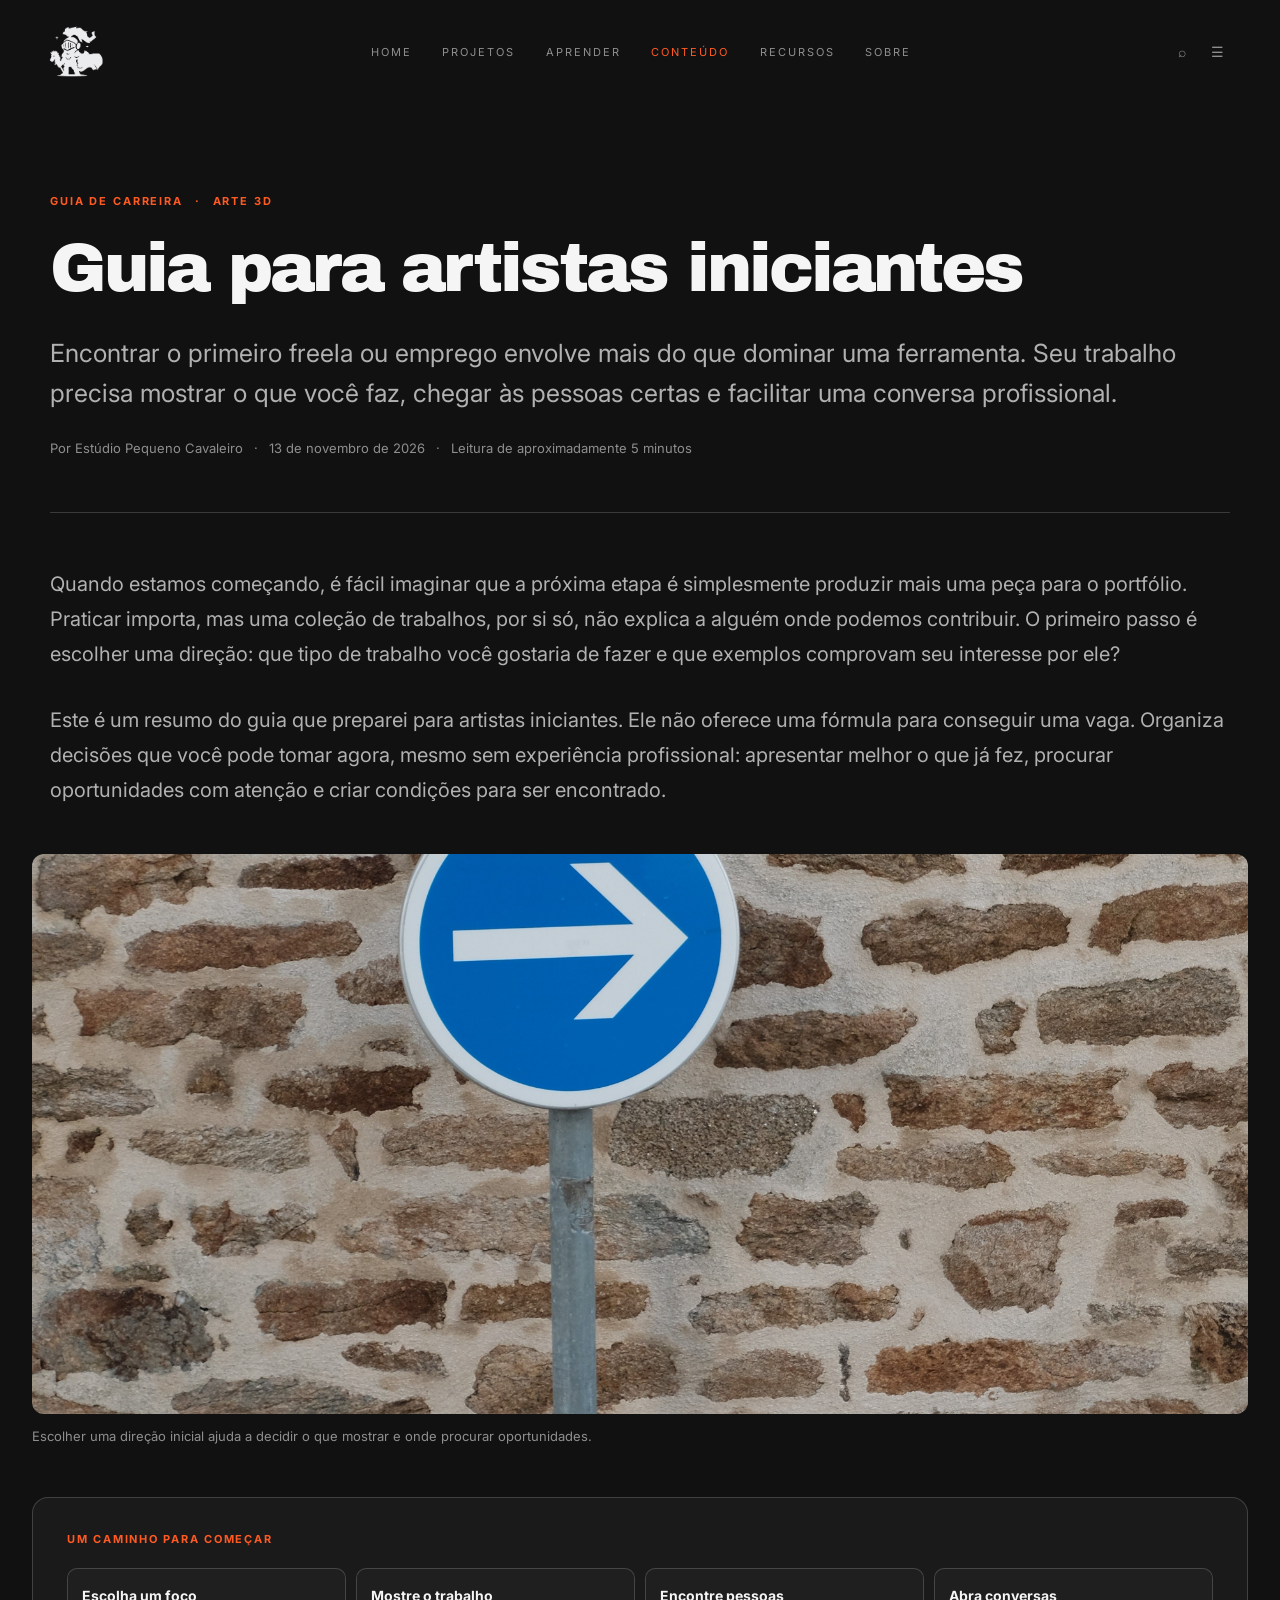
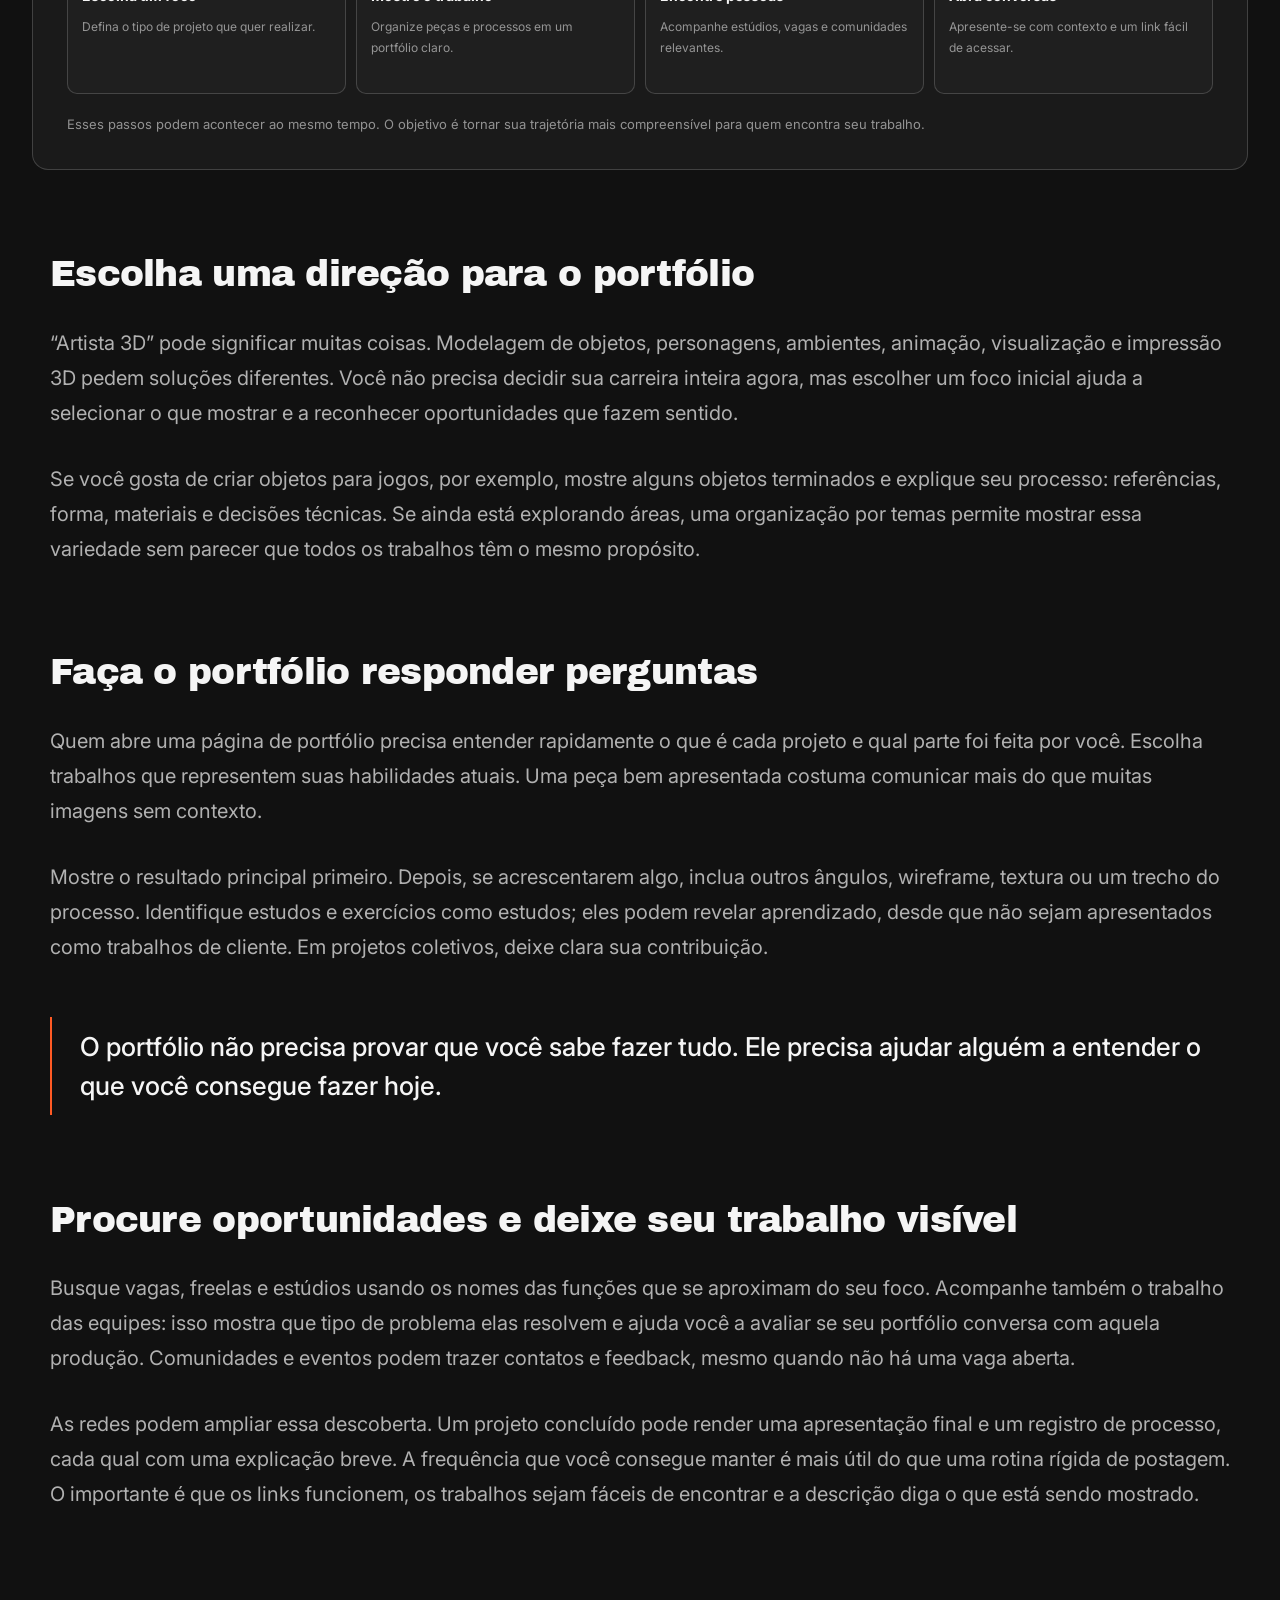
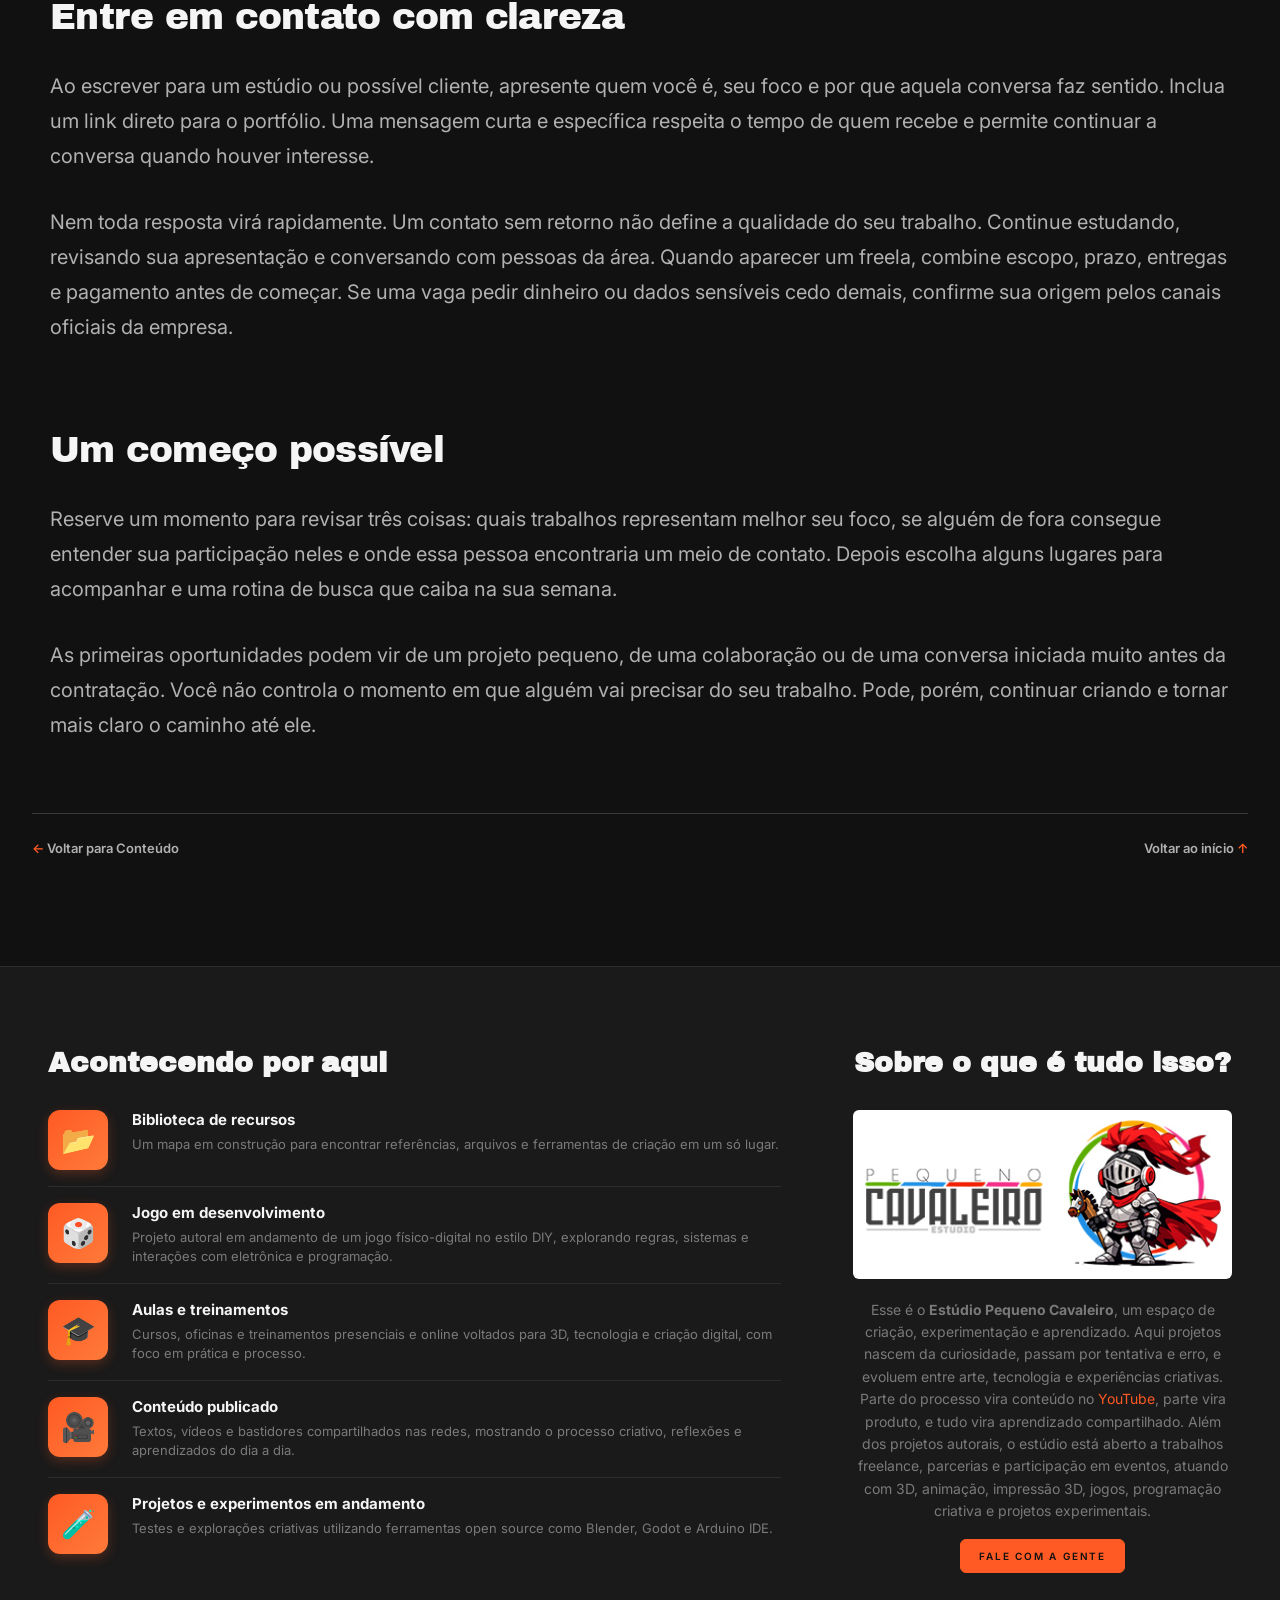
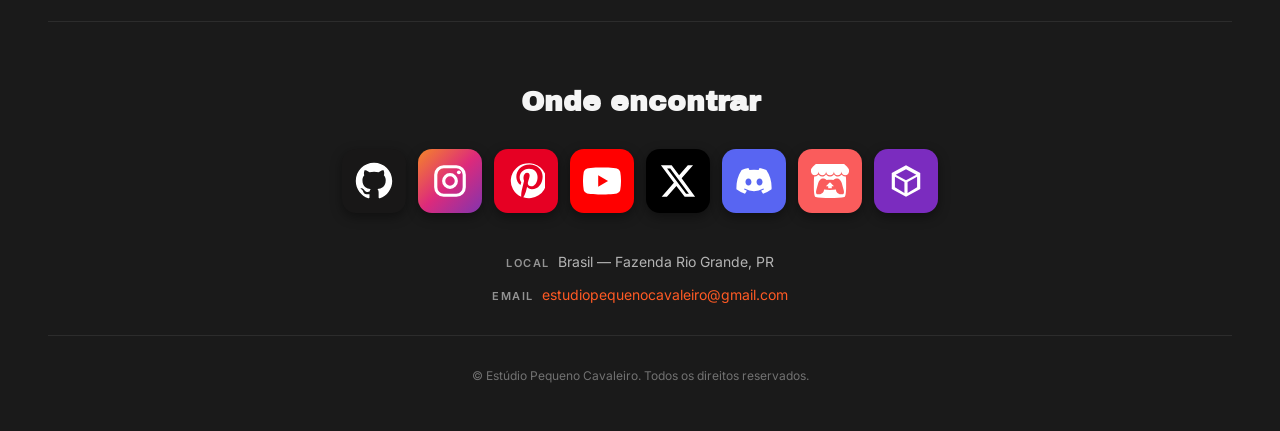
<file: conteudo/artigos/primeiras-oportunidades-3d/index.html>
<!DOCTYPE html>
<html lang="pt-BR">
<head>
    <meta charset="UTF-8">
    <meta name="viewport" content="width=device-width, initial-scale=1">
    <meta name="description" content="Um guia para artistas iniciantes organizarem o portfólio, encontrarem oportunidades e se apresentarem no mercado de arte 3D.">
    <title>Guia para artistas iniciantes | Estúdio Pequeno Cavaleiro</title>
    <link rel="preconnect" href="https://fonts.googleapis.com">
    <link rel="preconnect" href="https://fonts.gstatic.com" crossorigin>
    <link href="https://fonts.googleapis.com/css2?family=Archivo+Black&family=Inter:wght@400;500;600;700&display=swap" rel="stylesheet">
    <link rel="stylesheet" href="../../../css/tokens.css">
    <link rel="stylesheet" href="../../css/artigo.css">
    <link rel="stylesheet" href="../../../css/site-shell.css">
    <link rel="stylesheet" href="../../../css/buttons.css">
</head>
<body>
    <header class="nav">
    <a href="../../../home/index.html" class="nav__logo" aria-label="Estúdio Pequeno Cavaleiro — início"><img src="../../images/LogoEstudioSFBranco.png" alt=""></a>
    <nav class="nav__menu" aria-label="Navegação principal">
        <a href="../../../home/index.html">HOME</a>
        <a href="../../../projetos/index.html">PROJETOS</a>
        <a href="../../../aprender/index.html">APRENDER</a>
        <a href="../../../conteudo/index.html" class="is-current" aria-current="page">CONTEÚDO</a>
        <a href="../../../recursos/index.html">RECURSOS</a>
        <a href="#sobre">SOBRE</a>
    </nav>
    <div class="nav__actions">
        <span class="nav__icon" aria-hidden="true">⌕</span>
        <details class="nav__mobile">
            <summary class="nav__icon" aria-label="Abrir menu de navegação">☰</summary>
            <nav class="nav__mobile-menu" aria-label="Navegação móvel">
                <a href="../../../home/index.html">HOME</a>
                <a href="../../../projetos/index.html">PROJETOS</a>
                <a href="../../../aprender/index.html">APRENDER</a>
                <a href="../../../conteudo/index.html" class="is-current" aria-current="page">CONTEÚDO</a>
                <a href="../../../recursos/index.html">RECURSOS</a>
                <a href="#sobre">SOBRE</a>
            </nav>
        </details>
    </div>
</header>

    <main id="inicio">
        <article class="article">
            <header class="article-header">
                <p class="article-kicker">Guia de carreira <span aria-hidden="true">·</span> Arte 3D</p>
                <h1>Guia para artistas iniciantes</h1>
                <p class="article-lead">Encontrar o primeiro freela ou emprego envolve mais do que dominar uma ferramenta. Seu trabalho precisa mostrar o que você faz, chegar às pessoas certas e facilitar uma conversa profissional.</p>
                <p class="article-byline">Por Estúdio Pequeno Cavaleiro <span aria-hidden="true">·</span> <time datetime="2026-11-13">13 de novembro de 2026</time> <span aria-hidden="true">·</span> Leitura de aproximadamente 5 minutos</p>
            </header>

            <div class="article-body">
                <p>Quando estamos começando, é fácil imaginar que a próxima etapa é simplesmente produzir mais uma peça para o portfólio. Praticar importa, mas uma coleção de trabalhos, por si só, não explica a alguém onde podemos contribuir. O primeiro passo é escolher uma direção: que tipo de trabalho você gostaria de fazer e que exemplos comprovam seu interesse por ele?</p>

                <p>Este é um resumo do guia que preparei para artistas iniciantes. Ele não oferece uma fórmula para conseguir uma vaga. Organiza decisões que você pode tomar agora, mesmo sem experiência profissional: apresentar melhor o que já fez, procurar oportunidades com atenção e criar condições para ser encontrado.</p>

                <figure class="article-figure article-cover">
                    <img src="pexels-hermaion-30723924.jpg" alt="Placa azul com seta apontando para a direita diante de um muro de pedra" loading="lazy">
                    <figcaption>Escolher uma direção inicial ajuda a decidir o que mostrar e onde procurar oportunidades.</figcaption>
                </figure>

                <figure class="article-figure concept-flow" aria-label="Quatro passos para buscar as primeiras oportunidades com 3D">
                    <p class="concept-flow__eyebrow">Um caminho para começar</p>
                    <ol>
                        <li><strong>Escolha um foco</strong><span>Defina o tipo de projeto que quer realizar.</span></li>
                        <li><strong>Mostre o trabalho</strong><span>Organize peças e processos em um portfólio claro.</span></li>
                        <li><strong>Encontre pessoas</strong><span>Acompanhe estúdios, vagas e comunidades relevantes.</span></li>
                        <li><strong>Abra conversas</strong><span>Apresente-se com contexto e um link fácil de acessar.</span></li>
                    </ol>
                    <figcaption>Esses passos podem acontecer ao mesmo tempo. O objetivo é tornar sua trajetória mais compreensível para quem encontra seu trabalho.</figcaption>
                </figure>

                <h2>Escolha uma direção para o portfólio</h2>
                <p>“Artista 3D” pode significar muitas coisas. Modelagem de objetos, personagens, ambientes, animação, visualização e impressão 3D pedem soluções diferentes. Você não precisa decidir sua carreira inteira agora, mas escolher um foco inicial ajuda a selecionar o que mostrar e a reconhecer oportunidades que fazem sentido.</p>

                <p>Se você gosta de criar objetos para jogos, por exemplo, mostre alguns objetos terminados e explique seu processo: referências, forma, materiais e decisões técnicas. Se ainda está explorando áreas, uma organização por temas permite mostrar essa variedade sem parecer que todos os trabalhos têm o mesmo propósito.</p>

                <h2>Faça o portfólio responder perguntas</h2>
                <p>Quem abre uma página de portfólio precisa entender rapidamente o que é cada projeto e qual parte foi feita por você. Escolha trabalhos que representem suas habilidades atuais. Uma peça bem apresentada costuma comunicar mais do que muitas imagens sem contexto.</p>

                <p>Mostre o resultado principal primeiro. Depois, se acrescentarem algo, inclua outros ângulos, wireframe, textura ou um trecho do processo. Identifique estudos e exercícios como estudos; eles podem revelar aprendizado, desde que não sejam apresentados como trabalhos de cliente. Em projetos coletivos, deixe clara sua contribuição.</p>

                <blockquote><p>O portfólio não precisa provar que você sabe fazer tudo. Ele precisa ajudar alguém a entender o que você consegue fazer hoje.</p></blockquote>

                <h2>Procure oportunidades e deixe seu trabalho visível</h2>
                <p>Busque vagas, freelas e estúdios usando os nomes das funções que se aproximam do seu foco. Acompanhe também o trabalho das equipes: isso mostra que tipo de problema elas resolvem e ajuda você a avaliar se seu portfólio conversa com aquela produção. Comunidades e eventos podem trazer contatos e feedback, mesmo quando não há uma vaga aberta.</p>

                <p>As redes podem ampliar essa descoberta. Um projeto concluído pode render uma apresentação final e um registro de processo, cada qual com uma explicação breve. A frequência que você consegue manter é mais útil do que uma rotina rígida de postagem. O importante é que os links funcionem, os trabalhos sejam fáceis de encontrar e a descrição diga o que está sendo mostrado.</p>

                <h2>Entre em contato com clareza</h2>
                <p>Ao escrever para um estúdio ou possível cliente, apresente quem você é, seu foco e por que aquela conversa faz sentido. Inclua um link direto para o portfólio. Uma mensagem curta e específica respeita o tempo de quem recebe e permite continuar a conversa quando houver interesse.</p>

                <p>Nem toda resposta virá rapidamente. Um contato sem retorno não define a qualidade do seu trabalho. Continue estudando, revisando sua apresentação e conversando com pessoas da área. Quando aparecer um freela, combine escopo, prazo, entregas e pagamento antes de começar. Se uma vaga pedir dinheiro ou dados sensíveis cedo demais, confirme sua origem pelos canais oficiais da empresa.</p>

                <h2>Um começo possível</h2>
                <p>Reserve um momento para revisar três coisas: quais trabalhos representam melhor seu foco, se alguém de fora consegue entender sua participação neles e onde essa pessoa encontraria um meio de contato. Depois escolha alguns lugares para acompanhar e uma rotina de busca que caiba na sua semana.</p>

                <p>As primeiras oportunidades podem vir de um projeto pequeno, de uma colaboração ou de uma conversa iniciada muito antes da contratação. Você não controla o momento em que alguém vai precisar do seu trabalho. Pode, porém, continuar criando e tornar mais claro o caminho até ele.</p>
            </div>

            <footer class="article-footer">
                <a href="../../index.html"><span aria-hidden="true">←</span> Voltar para Conteúdo</a>
                <a href="#inicio">Voltar ao início <span aria-hidden="true">↑</span></a>
            </footer>
        </article>
    </main>

    <footer class="footer" id="sobre">
    <div class="footer__container">
        <section class="footer__top">
            <section class="footer__col footer__col--wide">
                <h2 class="footer__title">Acontecendo por aqui</h2>
                <ul class="updates">
                    <li class="updates__item"><span class="updates__icon" aria-hidden="true">📂</span><div><h3 class="updates__title"><a href="../../../recursos/index.html">Biblioteca de recursos</a></h3><p class="updates__text">Um mapa em construção para encontrar referências, arquivos e ferramentas de criação em um só lugar.</p></div></li>
                    <li class="updates__item"><span class="updates__icon" aria-hidden="true">🎲</span><div><h3 class="updates__title"><a href="../../../projetos/index.html">Jogo em desenvolvimento</a></h3><p class="updates__text">Projeto autoral em andamento de um jogo físico-digital no estilo DIY, explorando regras, sistemas e interações com eletrônica e programação.</p></div></li>
                    <li class="updates__item"><span class="updates__icon" aria-hidden="true">🎓</span><div><h3 class="updates__title"><a href="../../../aprender/index.html">Aulas e treinamentos</a></h3><p class="updates__text">Cursos, oficinas e treinamentos presenciais e online voltados para 3D, tecnologia e criação digital, com foco em prática e processo.</p></div></li>
                    <li class="updates__item"><span class="updates__icon" aria-hidden="true">🎥</span><div><h3 class="updates__title"><a href="../../../conteudo/index.html">Conteúdo publicado</a></h3><p class="updates__text">Textos, vídeos e bastidores compartilhados nas redes, mostrando o processo criativo, reflexões e aprendizados do dia a dia.</p></div></li>
                    <li class="updates__item"><span class="updates__icon" aria-hidden="true">🧪</span><div><h3 class="updates__title"><a href="../../../projetos/index.html">Projetos e experimentos em andamento</a></h3><p class="updates__text">Testes e explorações criativas utilizando ferramentas open source como Blender, Godot e Arduino IDE.</p></div></li>
                </ul>
            </section>
            <section class="footer__col">
                <h2 class="footer__title">Sobre o que é tudo isso?</h2>
                <div class="footer__image"><img src="../../../home/images/pic10.jpg" alt="Estúdio Pequeno Cavaleiro" loading="lazy"></div>
                <p class="footer__text">Esse é o <strong>Estúdio Pequeno Cavaleiro</strong>, um espaço de criação, experimentação e aprendizado. Aqui projetos nascem da curiosidade, passam por tentativa e erro, e evoluem entre arte, tecnologia e experiências criativas. Parte do processo vira conteúdo no <a href="https://www.youtube.com/@estudiopequenocavaleiro/streams">YouTube</a>, parte vira produto, e tudo vira aprendizado compartilhado. Além dos projetos autorais, o estúdio está aberto a trabalhos freelance, parcerias e participação em eventos, atuando com 3D, animação, impressão 3D, jogos, programação criativa e projetos experimentais.</p>
                <a href="mailto:estudiopequenocavaleiro@gmail.com" class="btn btn--primary btn--sm">Fale com a gente</a>
            </section>
        </section>
        <section class="footer__social-block">
            <h2 class="footer__title footer__title--center">Onde encontrar</h2>
            <ul class="social">
                    <li><a href="https://github.com/estudiopequenocavaleiro" aria-label="GitHub"><svg viewBox="0 0 24 24" fill="currentColor" aria-hidden="true"><path d="M12 .5C5.65.5.5 5.65.5 12c0 5.08 3.29 9.39 7.86 10.91.58.11.79-.25.79-.55v-2.07c-3.2.7-3.88-1.37-3.88-1.37-.52-1.34-1.28-1.69-1.28-1.69-1.05-.71.08-.7.08-.7 1.16.08 1.77 1.19 1.77 1.19 1.03 1.76 2.7 1.25 3.36.96.1-.74.4-1.25.73-1.54-2.55-.29-5.24-1.28-5.24-5.7 0-1.26.45-2.29 1.18-3.1-.12-.29-.51-1.46.11-3.05 0 0 .97-.31 3.18 1.18.92-.26 1.91-.39 2.89-.39.98 0 1.97.13 2.89.39 2.21-1.49 3.18-1.18 3.18-1.18.62 1.59.23 2.76.11 3.05.74.81 1.18 1.84 1.18 3.1 0 4.43-2.7 5.4-5.27 5.69.41.36.78 1.05.78 2.12v3.14c0 .31.21.67.8.55C20.21 21.38 23.5 17.08 23.5 12 23.5 5.65 18.35.5 12 .5z"/></svg></a></li>
                    <li><a href="https://instagram.com/estudiopequenocavaleiro" aria-label="Instagram"><svg viewBox="0 0 24 24" fill="currentColor" aria-hidden="true"><rect x="3" y="3" width="18" height="18" rx="5" fill="none" stroke="currentColor" stroke-width="2"/><circle cx="12" cy="12" r="4" fill="none" stroke="currentColor" stroke-width="2"/><circle cx="17.6" cy="6.5" r="1.2"/></svg></a></li>
                    <li><a href="https://pinterest.com/estudiopequenocavaleiro" aria-label="Pinterest"><svg viewBox="0 0 24 24" fill="currentColor" aria-hidden="true"><path d="M12 1a11 11 0 0 0-3 21c-.1-1.2 0-2.7.3-4l1.5-6.2s-.4-.8-.4-1.9c0-1.8 1-3.1 2.3-3.1 1.1 0 1.6.8 1.6 1.8 0 1.1-.7 2.8-1.1 4.3-.3 1.3.7 2.4 2 2.4 2.4 0 4.1-2.5 4.1-5.9 0-3.1-2.2-5.2-5.4-5.2-3.7 0-5.9 2.8-5.9 5.6 0 1.1.4 2.3 1 3-.1.4-.3 1.1-.5 1.7-1.6-.8-2.6-3.1-2.6-5 0-4.1 3-7.9 8.6-7.9 4.5 0 8 3.2 8 7.5 0 4.5-2.8 8.1-6.8 8.1-1.3 0-2.5-.7-3-1.5l-.8 3.1a13 13 0 0 1-1.6 3.4A11 11 0 1 0 12 1z"/></svg></a></li>
                    <li><a href="https://youtube.com/@estudiopequenocavaleiro" aria-label="YouTube"><svg viewBox="0 0 24 24" fill="currentColor" aria-hidden="true"><path d="M23.5 6.2a3 3 0 0 0-2.1-2.1C19.5 3.5 12 3.5 12 3.5s-7.5 0-9.4.6A3 3 0 0 0 .5 6.2 31 31 0 0 0 0 12a31 31 0 0 0 .5 5.8 3 3 0 0 0 2.1 2.1c1.9.6 9.4.6 9.4.6s7.5 0 9.4-.6a3 3 0 0 0 2.1-2.1A31 31 0 0 0 24 12a31 31 0 0 0-.5-5.8zM9.6 15.6V8.4l6.2 3.6z"/></svg></a></li>
                    <li><a href="https://x.com/smallknightstd" aria-label="X"><svg viewBox="0 0 24 24" fill="currentColor" aria-hidden="true"><path d="M18.2 2h3.3l-7.2 8.3L22.8 22h-6.6l-5.2-6.8L5 22H1.7l7.7-8.9L1.2 2h6.8l4.7 6.3zm-1.1 18h1.8L7.1 4.1H5.1z"/></svg></a></li>
                    <li><a href="https://discord.gg/XewHVRmMsZ" aria-label="Discord"><svg viewBox="0 0 24 24" fill="currentColor" aria-hidden="true"><path d="M19.8 5.1A18 18 0 0 0 15.5 3.8l-.6 1.3a16 16 0 0 0-5.8 0l-.6-1.3A18 18 0 0 0 4.2 5C1.5 9 .8 13 .9 17.2a18 18 0 0 0 5.4 2.8l1.2-1.9-1.9-.9.5-.4a12.4 12.4 0 0 0 11.8 0l.5.4-1.9.9 1.2 1.9a18 18 0 0 0 5.4-2.8c.2-4.6-.9-8.5-3.3-12.1zM8.5 14.8c-1 0-1.9-1-1.9-2.2s.8-2.2 1.9-2.2 1.9 1 1.9 2.2-.8 2.2-1.9 2.2zm7 0c-1 0-1.9-1-1.9-2.2s.8-2.2 1.9-2.2 1.9 1 1.9 2.2-.8 2.2-1.9 2.2z"/></svg></a></li>
                    <li><a href="https://estudiopequenocavaleiro.itch.io/" aria-label="itch.io"><img src="../../../images/brands/itchio-textless-white.svg" alt="" aria-hidden="true"></a></li>
                    <li><a href="https://cults3d.com/en/users/estudiopequenocavaleiro" aria-label="Cults 3D"><svg viewBox="0 0 24 24" fill="currentColor" aria-hidden="true"><path d="M12 2 3 7v10l9 5 9-5V7zm0 2.5L18.5 8 12 11.5 5.5 8zM5 9.3l6 3.4v6.8L5 16zm14 0V16l-6 3.5v-6.8z"/></svg></a></li>
            </ul>
            <ul class="contact contact--center">
                <li><span class="contact__label">Local</span><span class="contact__value">Brasil — Fazenda Rio Grande, PR</span></li>
                <li><span class="contact__label">Email</span><span class="contact__value"><a href="mailto:estudiopequenocavaleiro@gmail.com">estudiopequenocavaleiro@gmail.com</a></span></li>
            </ul>
        </section>
        <p class="footer__copy">© Estúdio Pequeno Cavaleiro. Todos os direitos reservados.</p>
    </div>
</footer>
<script src="../../../js/footer.js" defer></script>
</body>
</html>
</file>
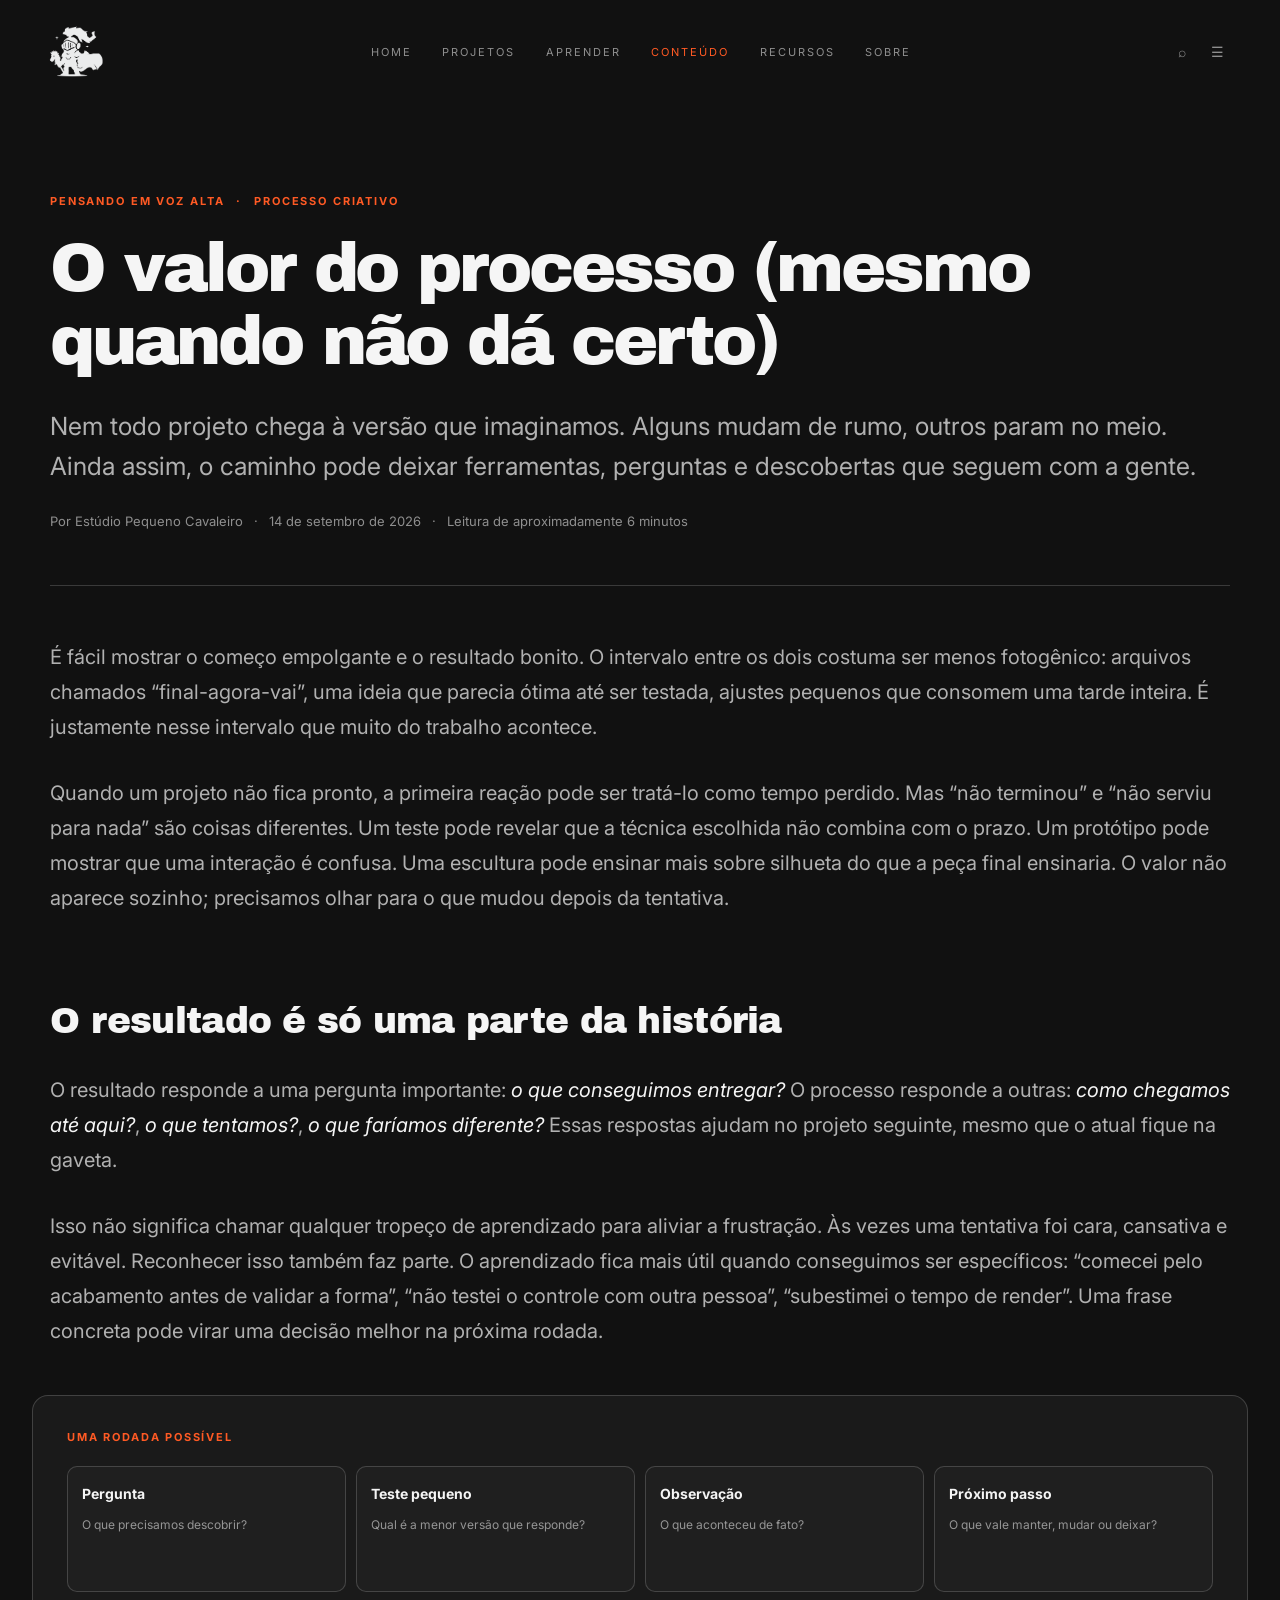
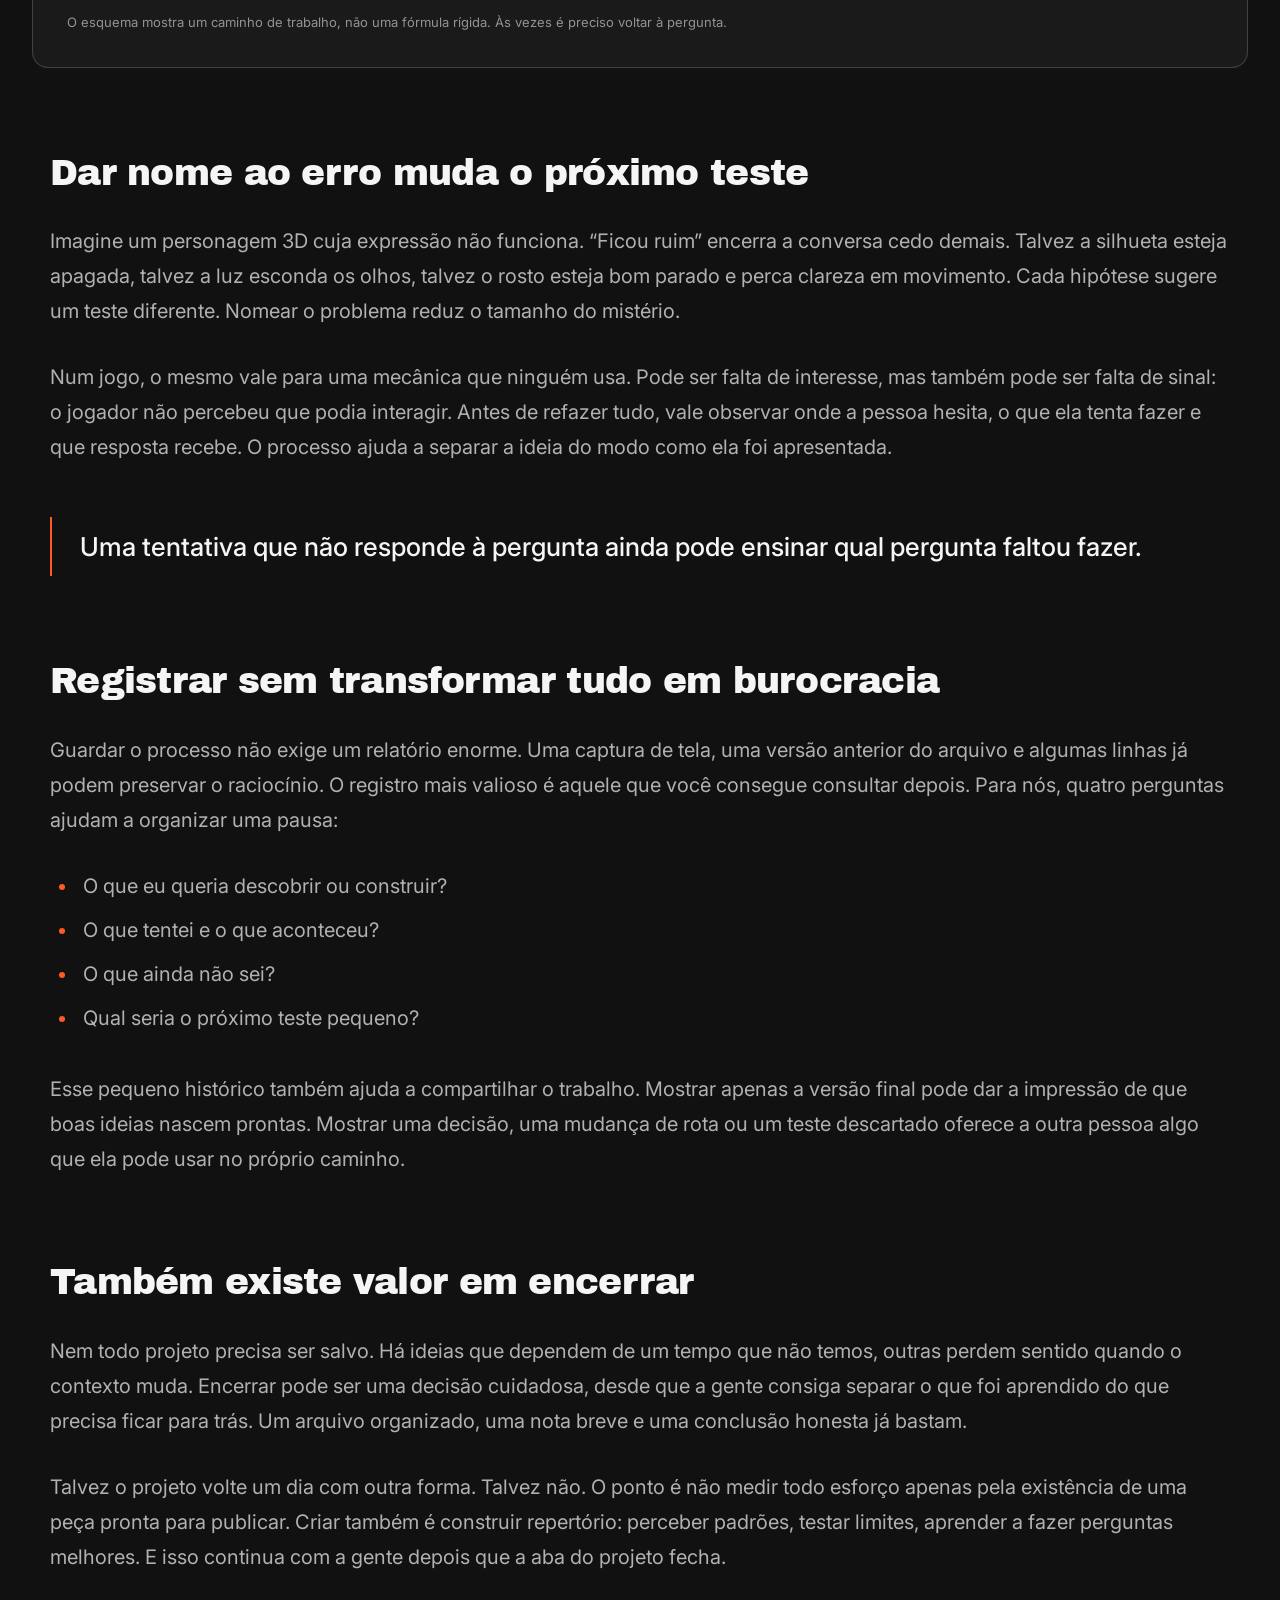
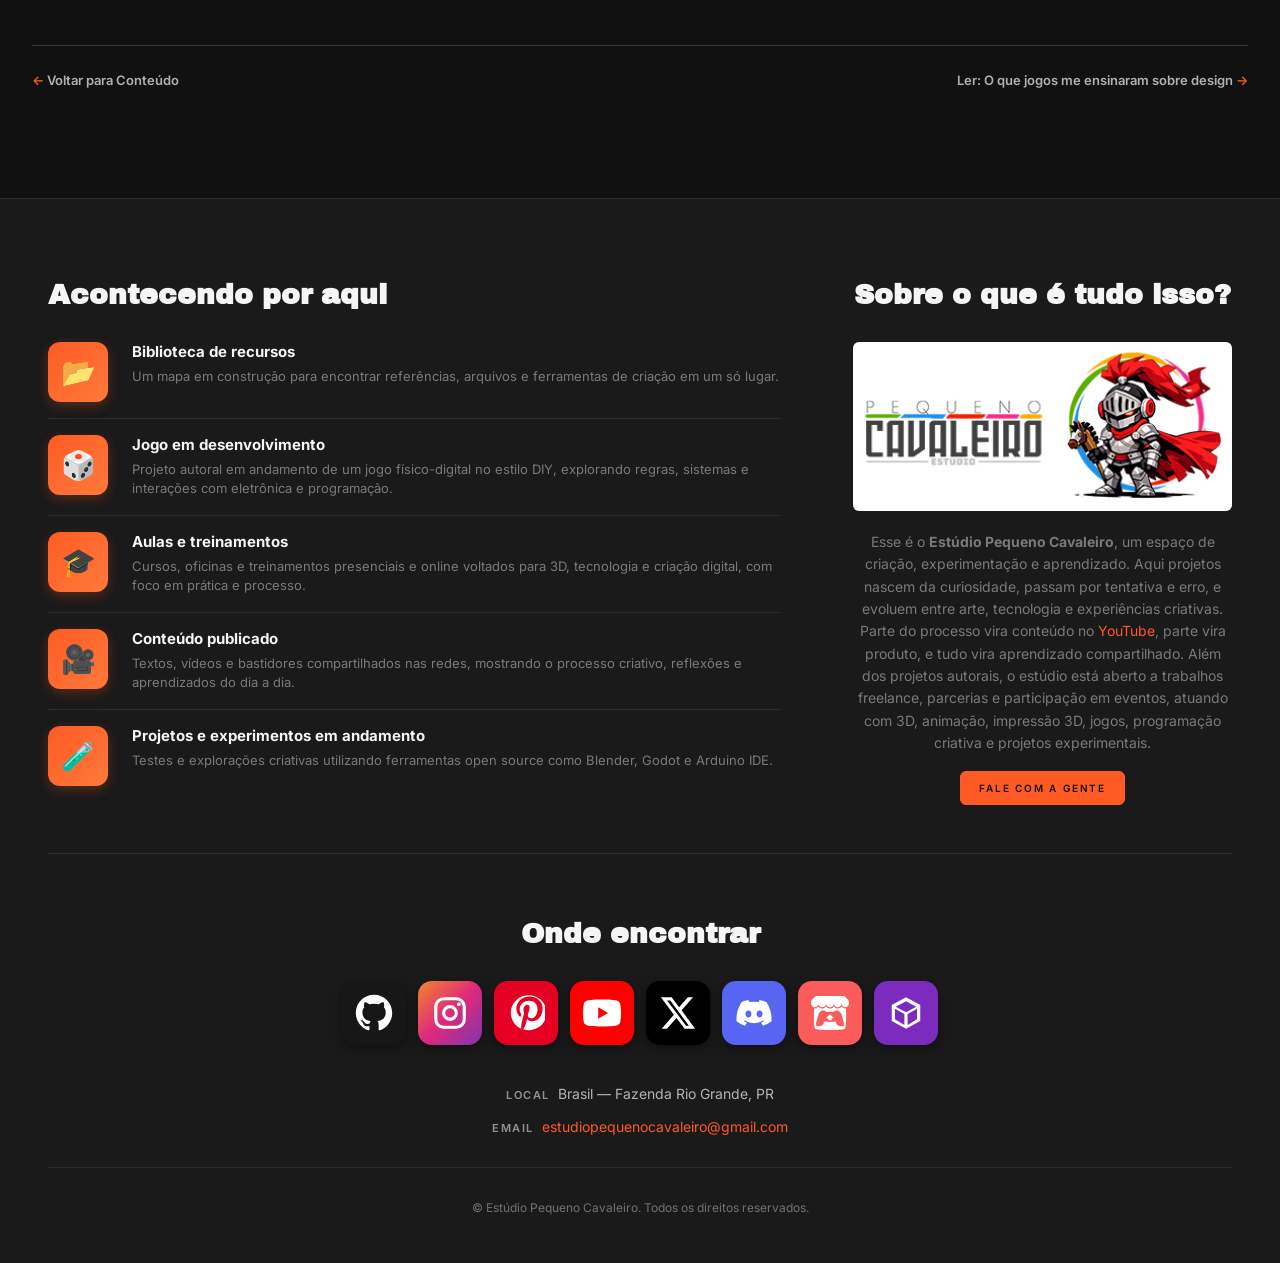
<file: conteudo/artigos/processo/index.html>
<!DOCTYPE html>
<html lang="pt-BR">
<head>
    <meta charset="UTF-8">
    <meta name="viewport" content="width=device-width, initial-scale=1">

    <meta name="description" content="Uma reflexão sobre tentativas, erros, registros e o valor do caminho criativo.">
    <title>O valor do processo (mesmo quando não dá certo) | Estúdio Pequeno Cavaleiro</title>
    <link rel="preconnect" href="https://fonts.googleapis.com">
    <link rel="preconnect" href="https://fonts.gstatic.com" crossorigin>
    <link href="https://fonts.googleapis.com/css2?family=Archivo+Black&family=Inter:wght@400;500;600;700&display=swap" rel="stylesheet">
    <link rel="stylesheet" href="../../../css/tokens.css">
    <link rel="stylesheet" href="../../css/artigo.css">
    <link rel="stylesheet" href="../../../css/site-shell.css">
    <link rel="stylesheet" href="../../../css/buttons.css">
</head>
<body>
    <header class="nav">
    <a href="../../../home/index.html" class="nav__logo" aria-label="Estúdio Pequeno Cavaleiro — início"><img src="../../images/LogoEstudioSFBranco.png" alt=""></a>
    <nav class="nav__menu" aria-label="Navegação principal">
        <a href="../../../home/index.html">HOME</a>
        <a href="../../../projetos/index.html">PROJETOS</a>
        <a href="../../../aprender/index.html">APRENDER</a>
        <a href="../../../conteudo/index.html" class="is-current" aria-current="page">CONTEÚDO</a>
        <a href="../../../recursos/index.html">RECURSOS</a>
        <a href="#sobre">SOBRE</a>
    </nav>
    <div class="nav__actions">
        <span class="nav__icon" aria-hidden="true">⌕</span>
        <details class="nav__mobile">
            <summary class="nav__icon" aria-label="Abrir menu de navegação">☰</summary>
            <nav class="nav__mobile-menu" aria-label="Navegação móvel">
                <a href="../../../home/index.html">HOME</a>
                <a href="../../../projetos/index.html">PROJETOS</a>
                <a href="../../../aprender/index.html">APRENDER</a>
                <a href="../../../conteudo/index.html" class="is-current" aria-current="page">CONTEÚDO</a>
                <a href="../../../recursos/index.html">RECURSOS</a>
                <a href="#sobre">SOBRE</a>
            </nav>
        </details>
    </div>
</header>

    <main id="inicio">
                <article class="article">
            <header class="article-header">
                <p class="article-kicker">Pensando em voz alta <span aria-hidden="true">·</span> Processo criativo</p>
                <h1>O valor do processo (mesmo quando não dá certo)</h1>
                <p class="article-lead">Nem todo projeto chega à versão que imaginamos. Alguns mudam de rumo, outros param no meio. Ainda assim, o caminho pode deixar ferramentas, perguntas e descobertas que seguem com a gente.</p>
                <p class="article-byline">Por Estúdio Pequeno Cavaleiro <span aria-hidden="true">·</span> <time datetime="2026-09-14">14 de setembro de 2026</time> <span aria-hidden="true">·</span> Leitura de aproximadamente 6 minutos</p>
            </header>

            <div class="article-body">
                <p>É fácil mostrar o começo empolgante e o resultado bonito. O intervalo entre os dois costuma ser menos fotogênico: arquivos chamados “final-agora-vai”, uma ideia que parecia ótima até ser testada, ajustes pequenos que consomem uma tarde inteira. É justamente nesse intervalo que muito do trabalho acontece.</p>
                <p>Quando um projeto não fica pronto, a primeira reação pode ser tratá-lo como tempo perdido. Mas “não terminou” e “não serviu para nada” são coisas diferentes. Um teste pode revelar que a técnica escolhida não combina com o prazo. Um protótipo pode mostrar que uma interação é confusa. Uma escultura pode ensinar mais sobre silhueta do que a peça final ensinaria. O valor não aparece sozinho; precisamos olhar para o que mudou depois da tentativa.</p>

                <h2>O resultado é só uma parte da história</h2>
                <p>O resultado responde a uma pergunta importante: <em>o que conseguimos entregar?</em> O processo responde a outras: <em>como chegamos até aqui?</em>, <em>o que tentamos?</em>, <em>o que faríamos diferente?</em> Essas respostas ajudam no projeto seguinte, mesmo que o atual fique na gaveta.</p>
                <p>Isso não significa chamar qualquer tropeço de aprendizado para aliviar a frustração. Às vezes uma tentativa foi cara, cansativa e evitável. Reconhecer isso também faz parte. O aprendizado fica mais útil quando conseguimos ser específicos: “comecei pelo acabamento antes de validar a forma”, “não testei o controle com outra pessoa”, “subestimei o tempo de render”. Uma frase concreta pode virar uma decisão melhor na próxima rodada.</p>

                <figure class="article-figure concept-flow" aria-label="Esquema de uma rodada de aprendizagem em um projeto">
                    <p class="concept-flow__eyebrow">Uma rodada possível</p>
                    <ol>
                        <li><strong>Pergunta</strong><span>O que precisamos descobrir?</span></li>
                        <li><strong>Teste pequeno</strong><span>Qual é a menor versão que responde?</span></li>
                        <li><strong>Observação</strong><span>O que aconteceu de fato?</span></li>
                        <li><strong>Próximo passo</strong><span>O que vale manter, mudar ou deixar?</span></li>
                    </ol>
                    <figcaption>O esquema mostra um caminho de trabalho, não uma fórmula rígida. Às vezes é preciso voltar à pergunta.</figcaption>
                </figure>

                <h2>Dar nome ao erro muda o próximo teste</h2>
                <p>Imagine um personagem 3D cuja expressão não funciona. “Ficou ruim” encerra a conversa cedo demais. Talvez a silhueta esteja apagada, talvez a luz esconda os olhos, talvez o rosto esteja bom parado e perca clareza em movimento. Cada hipótese sugere um teste diferente. Nomear o problema reduz o tamanho do mistério.</p>
                <p>Num jogo, o mesmo vale para uma mecânica que ninguém usa. Pode ser falta de interesse, mas também pode ser falta de sinal: o jogador não percebeu que podia interagir. Antes de refazer tudo, vale observar onde a pessoa hesita, o que ela tenta fazer e que resposta recebe. O processo ajuda a separar a ideia do modo como ela foi apresentada.</p>

                <blockquote><p>Uma tentativa que não responde à pergunta ainda pode ensinar qual pergunta faltou fazer.</p></blockquote>

                <h2>Registrar sem transformar tudo em burocracia</h2>
                <p>Guardar o processo não exige um relatório enorme. Uma captura de tela, uma versão anterior do arquivo e algumas linhas já podem preservar o raciocínio. O registro mais valioso é aquele que você consegue consultar depois. Para nós, quatro perguntas ajudam a organizar uma pausa:</p>
                <ul class="article-list">
                    <li>O que eu queria descobrir ou construir?</li>
                    <li>O que tentei e o que aconteceu?</li>
                    <li>O que ainda não sei?</li>
                    <li>Qual seria o próximo teste pequeno?</li>
                </ul>
                <p>Esse pequeno histórico também ajuda a compartilhar o trabalho. Mostrar apenas a versão final pode dar a impressão de que boas ideias nascem prontas. Mostrar uma decisão, uma mudança de rota ou um teste descartado oferece a outra pessoa algo que ela pode usar no próprio caminho.</p>

                <h2>Também existe valor em encerrar</h2>
                <p>Nem todo projeto precisa ser salvo. Há ideias que dependem de um tempo que não temos, outras perdem sentido quando o contexto muda. Encerrar pode ser uma decisão cuidadosa, desde que a gente consiga separar o que foi aprendido do que precisa ficar para trás. Um arquivo organizado, uma nota breve e uma conclusão honesta já bastam.</p>
                <p>Talvez o projeto volte um dia com outra forma. Talvez não. O ponto é não medir todo esforço apenas pela existência de uma peça pronta para publicar. Criar também é construir repertório: perceber padrões, testar limites, aprender a fazer perguntas melhores. E isso continua com a gente depois que a aba do projeto fecha.</p>
            </div>

            <footer class="article-footer">
                <a href="../../index.html"><span aria-hidden="true">←</span> Voltar para Conteúdo</a>
                <a href="../jogos-e-design/index.html">Ler: O que jogos me ensinaram sobre design <span aria-hidden="true">→</span></a>
            </footer>
        </article>

    </main>

    <footer class="footer" id="sobre">
    <div class="footer__container">
        <section class="footer__top">
            <section class="footer__col footer__col--wide">
                <h2 class="footer__title">Acontecendo por aqui</h2>
                <ul class="updates">
                    <li class="updates__item"><span class="updates__icon" aria-hidden="true">📂</span><div><h3 class="updates__title"><a href="../../../recursos/index.html">Biblioteca de recursos</a></h3><p class="updates__text">Um mapa em construção para encontrar referências, arquivos e ferramentas de criação em um só lugar.</p></div></li>
                    <li class="updates__item"><span class="updates__icon" aria-hidden="true">🎲</span><div><h3 class="updates__title"><a href="../../../projetos/index.html">Jogo em desenvolvimento</a></h3><p class="updates__text">Projeto autoral em andamento de um jogo físico-digital no estilo DIY, explorando regras, sistemas e interações com eletrônica e programação.</p></div></li>
                    <li class="updates__item"><span class="updates__icon" aria-hidden="true">🎓</span><div><h3 class="updates__title"><a href="../../../aprender/index.html">Aulas e treinamentos</a></h3><p class="updates__text">Cursos, oficinas e treinamentos presenciais e online voltados para 3D, tecnologia e criação digital, com foco em prática e processo.</p></div></li>
                    <li class="updates__item"><span class="updates__icon" aria-hidden="true">🎥</span><div><h3 class="updates__title"><a href="../../../conteudo/index.html">Conteúdo publicado</a></h3><p class="updates__text">Textos, vídeos e bastidores compartilhados nas redes, mostrando o processo criativo, reflexões e aprendizados do dia a dia.</p></div></li>
                    <li class="updates__item"><span class="updates__icon" aria-hidden="true">🧪</span><div><h3 class="updates__title"><a href="../../../projetos/index.html">Projetos e experimentos em andamento</a></h3><p class="updates__text">Testes e explorações criativas utilizando ferramentas open source como Blender, Godot e Arduino IDE.</p></div></li>
                </ul>
            </section>
            <section class="footer__col">
                <h2 class="footer__title">Sobre o que é tudo isso?</h2>
                <div class="footer__image"><img src="../../../home/images/pic10.jpg" alt="Estúdio Pequeno Cavaleiro" loading="lazy"></div>
                <p class="footer__text">Esse é o <strong>Estúdio Pequeno Cavaleiro</strong>, um espaço de criação, experimentação e aprendizado. Aqui projetos nascem da curiosidade, passam por tentativa e erro, e evoluem entre arte, tecnologia e experiências criativas. Parte do processo vira conteúdo no <a href="https://www.youtube.com/@estudiopequenocavaleiro/streams">YouTube</a>, parte vira produto, e tudo vira aprendizado compartilhado. Além dos projetos autorais, o estúdio está aberto a trabalhos freelance, parcerias e participação em eventos, atuando com 3D, animação, impressão 3D, jogos, programação criativa e projetos experimentais.</p>
                <a href="mailto:estudiopequenocavaleiro@gmail.com" class="btn btn--primary btn--sm">Fale com a gente</a>
            </section>
        </section>
        <section class="footer__social-block">
            <h2 class="footer__title footer__title--center">Onde encontrar</h2>
            <ul class="social">
                    <li><a href="https://github.com/estudiopequenocavaleiro" aria-label="GitHub"><svg viewBox="0 0 24 24" fill="currentColor" aria-hidden="true"><path d="M12 .5C5.65.5.5 5.65.5 12c0 5.08 3.29 9.39 7.86 10.91.58.11.79-.25.79-.55v-2.07c-3.2.7-3.88-1.37-3.88-1.37-.52-1.34-1.28-1.69-1.28-1.69-1.05-.71.08-.7.08-.7 1.16.08 1.77 1.19 1.77 1.19 1.03 1.76 2.7 1.25 3.36.96.1-.74.4-1.25.73-1.54-2.55-.29-5.24-1.28-5.24-5.7 0-1.26.45-2.29 1.18-3.1-.12-.29-.51-1.46.11-3.05 0 0 .97-.31 3.18 1.18.92-.26 1.91-.39 2.89-.39.98 0 1.97.13 2.89.39 2.21-1.49 3.18-1.18 3.18-1.18.62 1.59.23 2.76.11 3.05.74.81 1.18 1.84 1.18 3.1 0 4.43-2.7 5.4-5.27 5.69.41.36.78 1.05.78 2.12v3.14c0 .31.21.67.8.55C20.21 21.38 23.5 17.08 23.5 12 23.5 5.65 18.35.5 12 .5z"/></svg></a></li>
                    <li><a href="https://instagram.com/estudiopequenocavaleiro" aria-label="Instagram"><svg viewBox="0 0 24 24" fill="currentColor" aria-hidden="true"><rect x="3" y="3" width="18" height="18" rx="5" fill="none" stroke="currentColor" stroke-width="2"/><circle cx="12" cy="12" r="4" fill="none" stroke="currentColor" stroke-width="2"/><circle cx="17.6" cy="6.5" r="1.2"/></svg></a></li>
                    <li><a href="https://pinterest.com/estudiopequenocavaleiro" aria-label="Pinterest"><svg viewBox="0 0 24 24" fill="currentColor" aria-hidden="true"><path d="M12 1a11 11 0 0 0-3 21c-.1-1.2 0-2.7.3-4l1.5-6.2s-.4-.8-.4-1.9c0-1.8 1-3.1 2.3-3.1 1.1 0 1.6.8 1.6 1.8 0 1.1-.7 2.8-1.1 4.3-.3 1.3.7 2.4 2 2.4 2.4 0 4.1-2.5 4.1-5.9 0-3.1-2.2-5.2-5.4-5.2-3.7 0-5.9 2.8-5.9 5.6 0 1.1.4 2.3 1 3-.1.4-.3 1.1-.5 1.7-1.6-.8-2.6-3.1-2.6-5 0-4.1 3-7.9 8.6-7.9 4.5 0 8 3.2 8 7.5 0 4.5-2.8 8.1-6.8 8.1-1.3 0-2.5-.7-3-1.5l-.8 3.1a13 13 0 0 1-1.6 3.4A11 11 0 1 0 12 1z"/></svg></a></li>
                    <li><a href="https://youtube.com/@estudiopequenocavaleiro" aria-label="YouTube"><svg viewBox="0 0 24 24" fill="currentColor" aria-hidden="true"><path d="M23.5 6.2a3 3 0 0 0-2.1-2.1C19.5 3.5 12 3.5 12 3.5s-7.5 0-9.4.6A3 3 0 0 0 .5 6.2 31 31 0 0 0 0 12a31 31 0 0 0 .5 5.8 3 3 0 0 0 2.1 2.1c1.9.6 9.4.6 9.4.6s7.5 0 9.4-.6a3 3 0 0 0 2.1-2.1A31 31 0 0 0 24 12a31 31 0 0 0-.5-5.8zM9.6 15.6V8.4l6.2 3.6z"/></svg></a></li>
                    <li><a href="https://x.com/smallknightstd" aria-label="X"><svg viewBox="0 0 24 24" fill="currentColor" aria-hidden="true"><path d="M18.2 2h3.3l-7.2 8.3L22.8 22h-6.6l-5.2-6.8L5 22H1.7l7.7-8.9L1.2 2h6.8l4.7 6.3zm-1.1 18h1.8L7.1 4.1H5.1z"/></svg></a></li>
                    <li><a href="https://discord.gg/XewHVRmMsZ" aria-label="Discord"><svg viewBox="0 0 24 24" fill="currentColor" aria-hidden="true"><path d="M19.8 5.1A18 18 0 0 0 15.5 3.8l-.6 1.3a16 16 0 0 0-5.8 0l-.6-1.3A18 18 0 0 0 4.2 5C1.5 9 .8 13 .9 17.2a18 18 0 0 0 5.4 2.8l1.2-1.9-1.9-.9.5-.4a12.4 12.4 0 0 0 11.8 0l.5.4-1.9.9 1.2 1.9a18 18 0 0 0 5.4-2.8c.2-4.6-.9-8.5-3.3-12.1zM8.5 14.8c-1 0-1.9-1-1.9-2.2s.8-2.2 1.9-2.2 1.9 1 1.9 2.2-.8 2.2-1.9 2.2zm7 0c-1 0-1.9-1-1.9-2.2s.8-2.2 1.9-2.2 1.9 1 1.9 2.2-.8 2.2-1.9 2.2z"/></svg></a></li>
                    <li><a href="https://estudiopequenocavaleiro.itch.io/" aria-label="itch.io"><img src="../../../images/brands/itchio-textless-white.svg" alt="" aria-hidden="true"></a></li>
                    <li><a href="https://cults3d.com/en/users/estudiopequenocavaleiro" aria-label="Cults 3D"><svg viewBox="0 0 24 24" fill="currentColor" aria-hidden="true"><path d="M12 2 3 7v10l9 5 9-5V7zm0 2.5L18.5 8 12 11.5 5.5 8zM5 9.3l6 3.4v6.8L5 16zm14 0V16l-6 3.5v-6.8z"/></svg></a></li>
            </ul>
            <ul class="contact contact--center">
                <li><span class="contact__label">Local</span><span class="contact__value">Brasil — Fazenda Rio Grande, PR</span></li>
                <li><span class="contact__label">Email</span><span class="contact__value"><a href="mailto:estudiopequenocavaleiro@gmail.com">estudiopequenocavaleiro@gmail.com</a></span></li>
            </ul>
        </section>
        <p class="footer__copy">© Estúdio Pequeno Cavaleiro. Todos os direitos reservados.</p>
    </div>
</footer>
<script src="../../../js/footer.js" defer></script>
</body>
</html>
</file>
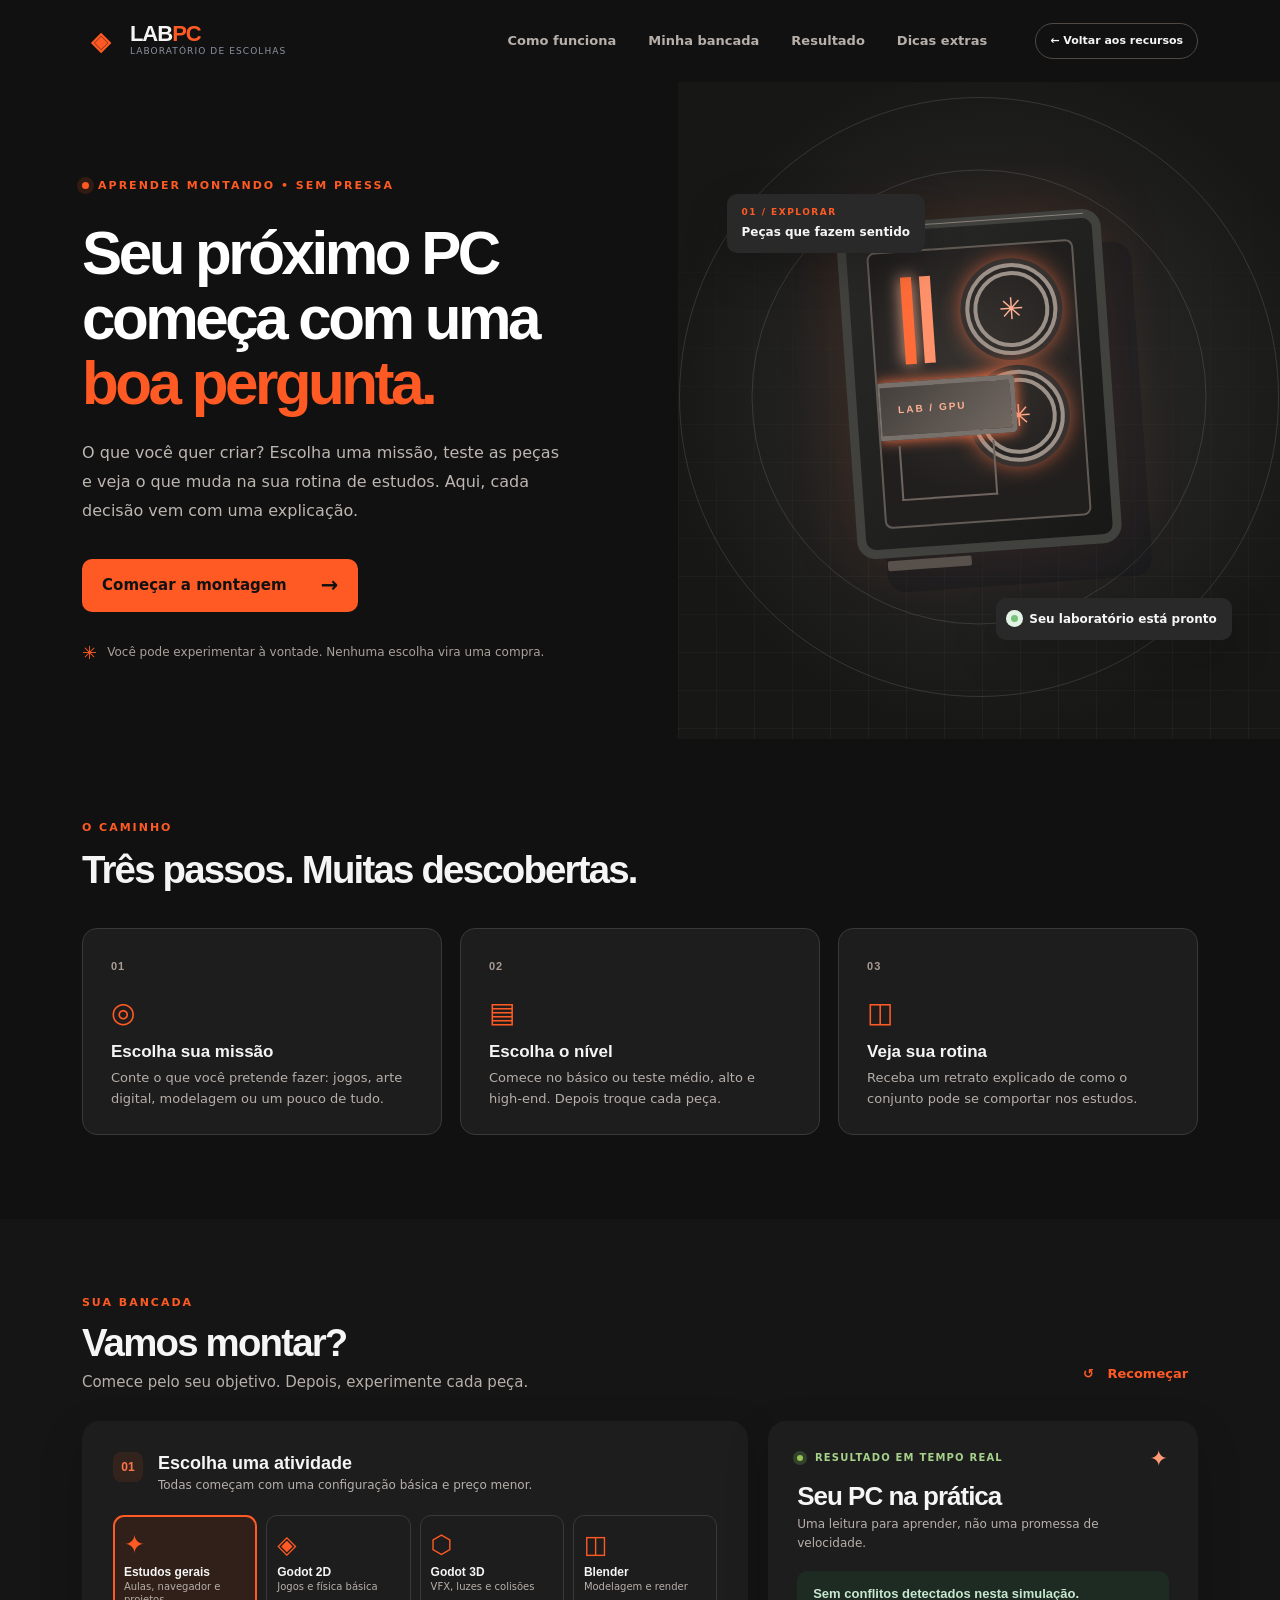
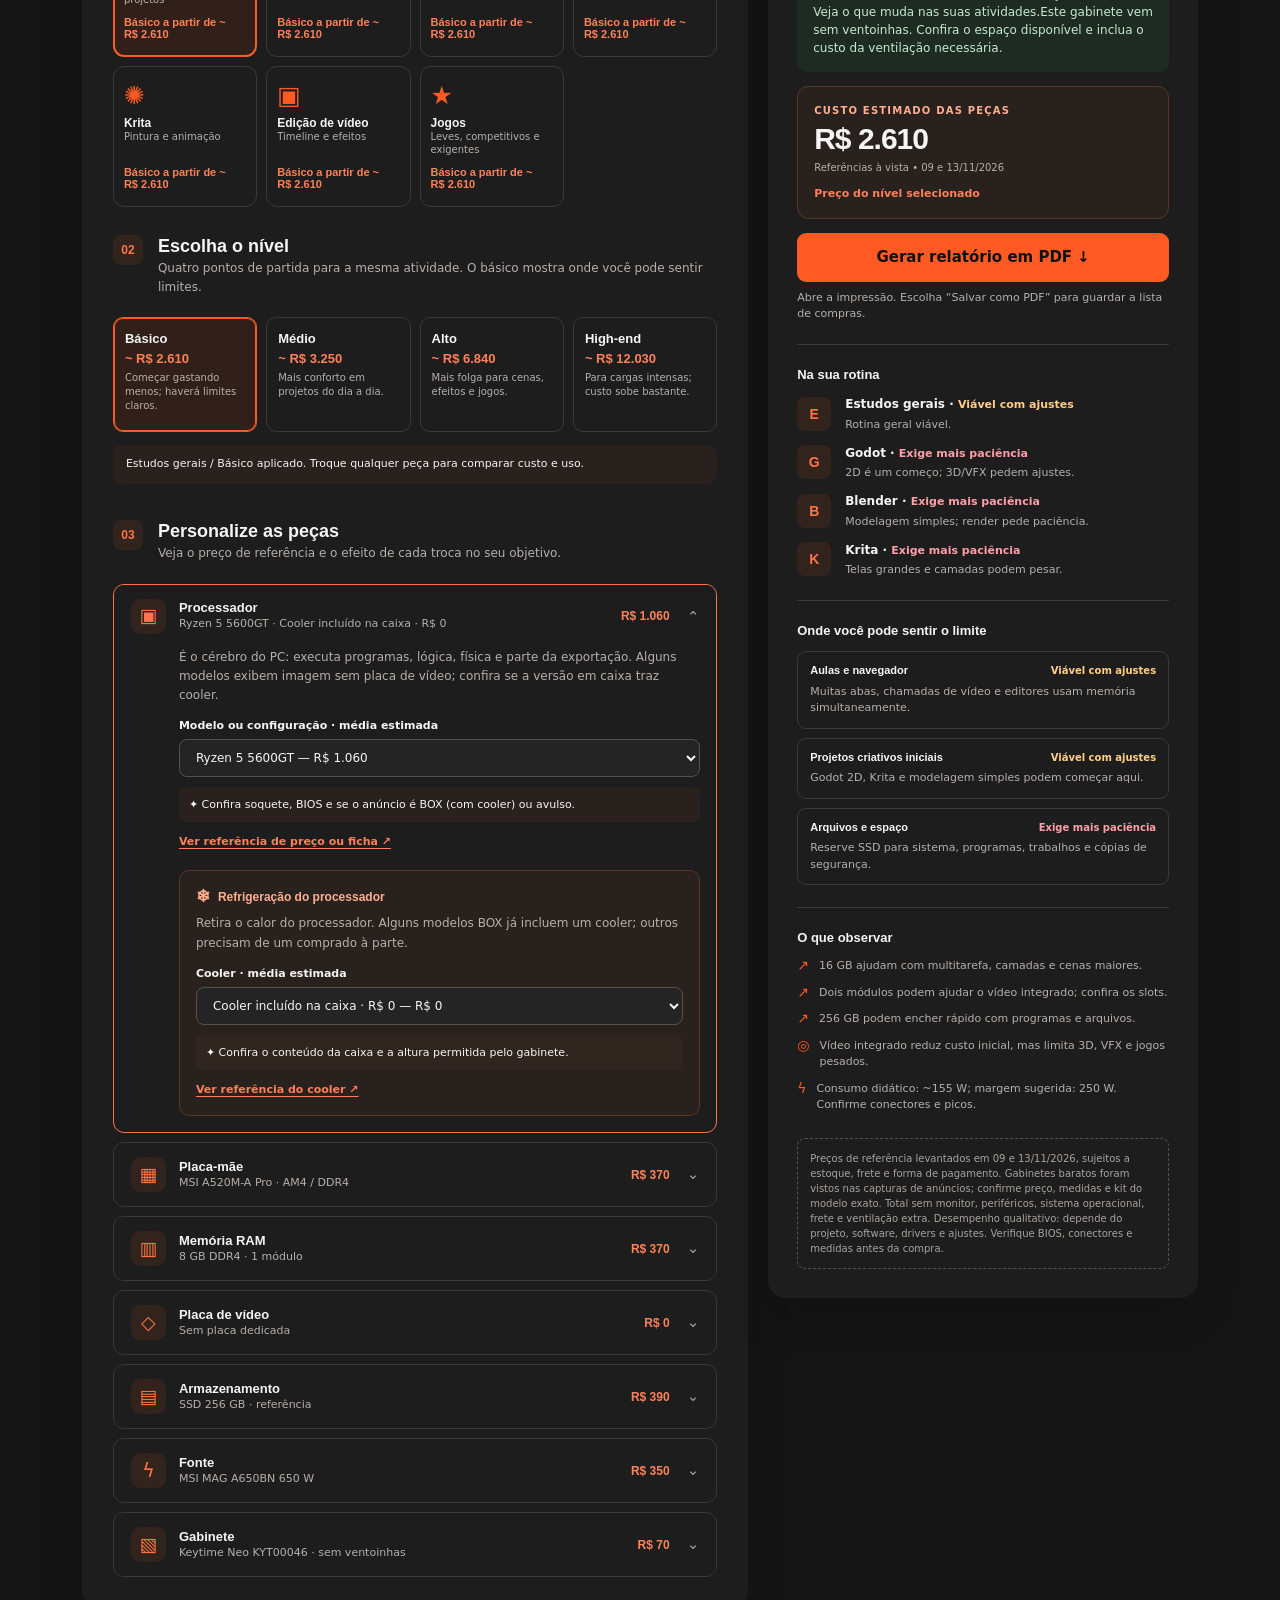
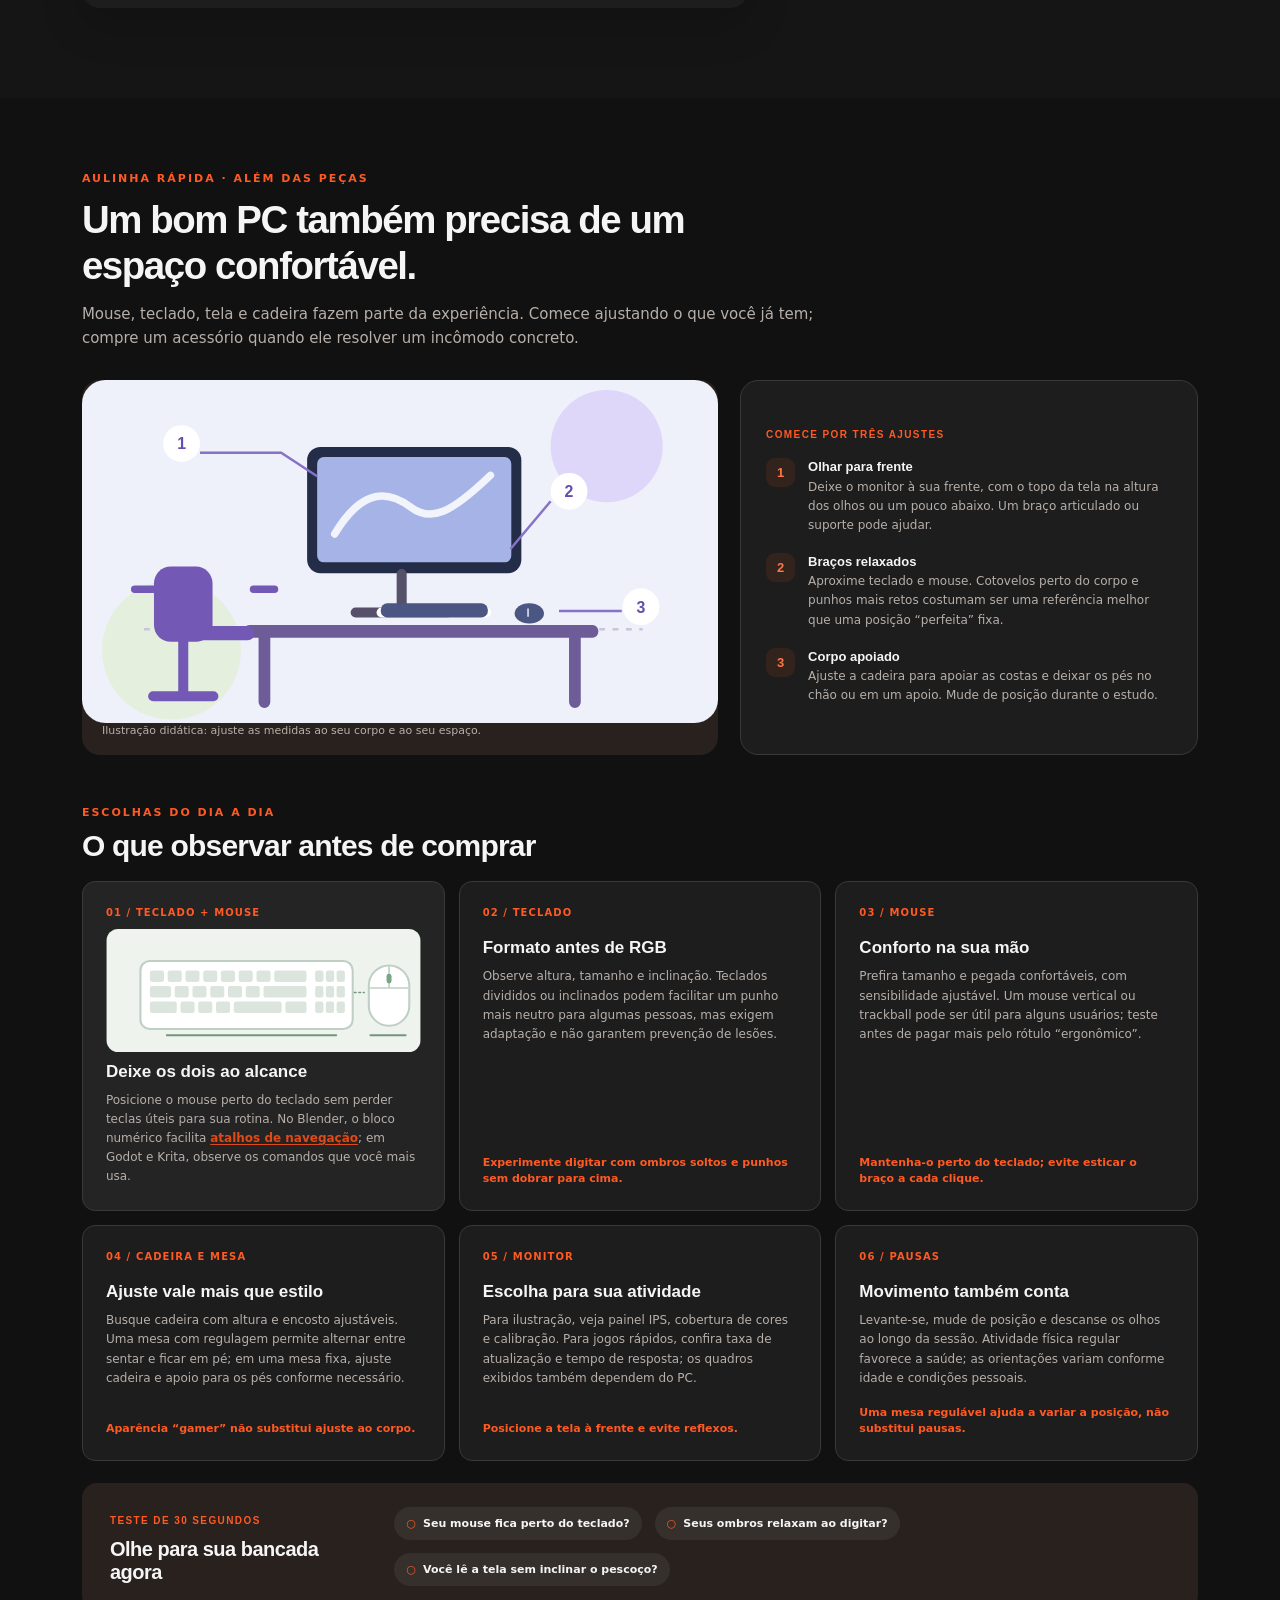
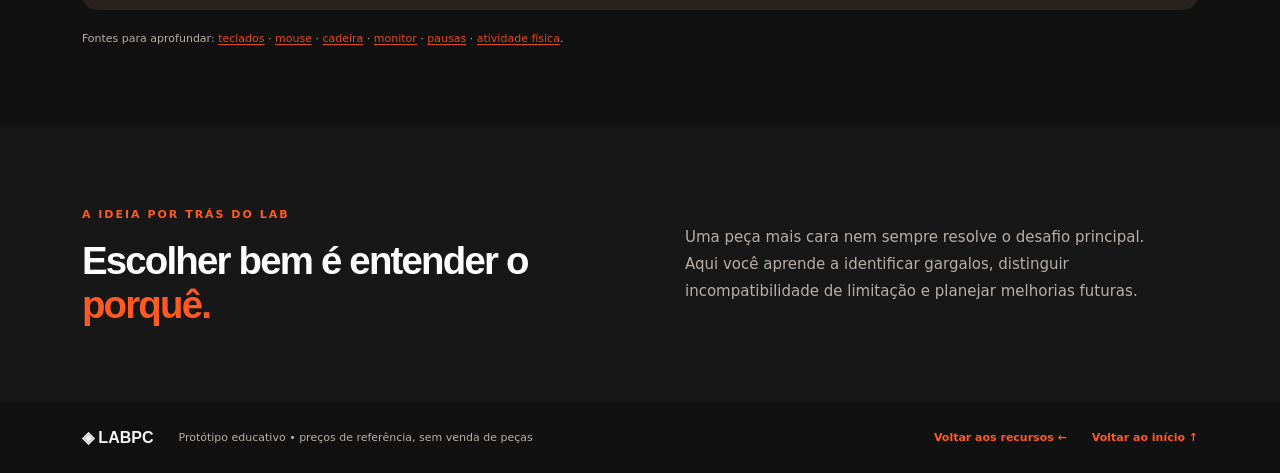
<file: recursos/ferramentas/laboratorio-do-pc/index.html>
<!doctype html>
<html lang="pt-BR">
<head>
  <meta charset="utf-8">
  <meta name="viewport" content="width=device-width, initial-scale=1">
  <meta name="theme-color" content="#101728">
  <meta name="description" content="Monte um PC para estudar e descubra como cada peça muda sua experiência no Godot, Blender e Krita.">
  <title>Laboratório do PC — sua bancada de escolhas</title>




<style>
:root{--ink:#1f1f1f;--muted:#6c625d;--paper:#f6f3f0;--white:#fff;--navy:#111111;--lime:#ff5a24;--violet:#ff5a24;--line:#e8e1dc;--shadow:0 16px 44px rgba(24,33,55,.07)}*{box-sizing:border-box}html{scroll-behavior:smooth}body{margin:0;background:var(--paper);color:var(--ink);font:15px/1.55 system-ui,sans-serif}button,select{font:inherit}button{cursor:pointer}a{color:inherit;text-decoration:none}button:focus-visible,a:focus-visible,select:focus-visible{outline:3px solid #ff7547;outline-offset:3px}.shell{max-width:1600px;margin:auto}.topbar{height:82px;display:flex;align-items:center;gap:48px;padding:0 6.4%;background:#fff}.brand{display:flex;align-items:center;gap:11px;font:700 22px/1 Arial,sans-serif;letter-spacing:-1px}.brand-mark{display:grid;place-items:center;width:37px;height:37px;border-radius:11px;background:var(--navy);color:var(--lime);font-size:25px}.brand-accent{color:var(--violet)}.brand small{display:block;font:500 9px/1.5 system-ui,sans-serif;letter-spacing:1.1px;text-transform:uppercase;color:#8c93a0}.topbar nav{display:flex;gap:32px;margin-left:auto;color:#596174;font-size:13px;font-weight:700}.topbar nav a:hover{color:var(--violet)}.top-pill{border:1px solid #e8e1dc;border-radius:99px;padding:8px 14px;color:#737b88;font-size:11px;font-weight:700}.top-pill span{color:var(--violet);margin-left:9px}.hero{min-height:575px;display:grid;grid-template-columns:53% 47%;overflow:hidden;background:var(--navy);color:white}.hero-copy{padding:91px 8% 72px 12.1%;position:relative;z-index:1}.eyebrow,.section-kicker{font-size:11px;font-weight:700;letter-spacing:2px}.eyebrow{display:inline-flex;align-items:center;gap:9px;color:var(--lime)}.eyebrow-dot,.live-indicator,.pulse{width:7px;height:7px;border-radius:50%;background:var(--lime);display:inline-block;box-shadow:0 0 0 5px rgba(255,90,36,.14)}h1,h2,h3,p{margin-top:0}.hero h1{max-width:670px;margin:26px 0 22px;font:600 clamp(44px,4.7vw,74px)/1.08 Arial,sans-serif;letter-spacing:-3.5px}.hero h1 em,.principles h2 em{font-style:normal;color:var(--lime)}.hero-copy>p{max-width:485px;color:#bdb6b1;font-size:16px;line-height:1.8}.primary-button{margin-top:17px;display:inline-flex;align-items:center;gap:34px;border-radius:10px;background:var(--lime);color:var(--navy);padding:15px 20px;font-weight:700}.primary-button:hover{background:#ff7547}.primary-button span{font-size:21px;line-height:1}.hero-note{margin-top:27px;display:flex;gap:10px;align-items:center;color:#aaa19b;font-size:12px}.note-icon{color:var(--lime);font-size:18px}.hero-art{position:relative;min-height:520px;background:radial-gradient(circle at 53% 48%,#30302e 0,#20201f 47%,#171716 72%);overflow:hidden}.art-grid{position:absolute;inset:0;background-image:linear-gradient(rgba(255,255,255,.035) 1px,transparent 1px),linear-gradient(90deg,rgba(255,255,255,.035) 1px,transparent 1px);background-size:38px 38px;mask-image:linear-gradient(to bottom,transparent,#000)}.orb{position:absolute;border:1px solid rgba(255,255,255,.12);border-radius:50%;left:50%;top:48%;transform:translate(-50%,-50%)}.orb-one{width:455px;height:455px}.orb-two{width:600px;height:600px}.computer{position:absolute;z-index:1;width:265px;height:335px;left:50%;top:46%;transform:translate(-50%,-50%) rotate(-4deg);border:9px solid #41413e;border-radius:19px;background:linear-gradient(130deg,#292927,#181817);box-shadow:28px 35px 0 rgba(7,12,25,.22),0 0 70px rgba(255,90,36,.13)}.computer-top{position:absolute;inset:-5px 8px auto;height:20px;border-top:1px solid #8b837d}.computer-inner{position:absolute;inset:20px;border:2px solid #625b55;border-radius:8px;background:radial-gradient(circle at 48% 40%,#383431,#211f1e 70%);overflow:hidden}.fan{position:absolute;width:92px;height:92px;border:12px double #9b9189;border-radius:50%;box-shadow:0 0 0 5px #37322f,0 0 24px #ff7547}.fan:after{content:'✳';position:absolute;inset:0;display:grid;place-items:center;color:#ffb193;font-size:30px}.fan-one{top:18px;right:18px}.fan-two{top:125px;right:18px}.gpu{position:absolute;left:-3px;top:129px;width:140px;height:58px;border:5px solid #77706b;border-radius:5px;background:linear-gradient(135deg,#45403d,#706760);box-shadow:0 0 14px #ff7547}.gpu:after{content:'LAB / GPU';font:700 10px Arial;color:#ffb193;position:absolute;top:17px;left:17px;letter-spacing:2px}.ram-stick{position:absolute;left:30px;top:25px;width:11px;height:87px;background:#ff6c38;box-shadow:19px 0 #ff926b,0 0 16px #ffb193}.board-lines{position:absolute;left:17px;bottom:25px;width:96px;height:55px;border:2px solid #6f655e;border-top:0}.computer-foot{position:absolute;bottom:-22px;left:20px;width:84px;height:10px;background:#58514b;border-radius:2px}.art-label{z-index:2;position:absolute;background:#fff;color:var(--ink);border-radius:10px;box-shadow:var(--shadow);padding:12px 15px;font-size:12px}.art-label-top{top:17%;left:8%}.art-label-top span{display:block;color:var(--violet);font-size:9px;font-weight:700;letter-spacing:1.5px;margin-bottom:3px}.art-label-bottom{bottom:15%;right:8%;display:flex;align-items:center;gap:11px}.art-label-bottom .pulse{background:#75c278;box-shadow:0 0 0 5px #e2f3e6}.steps{padding:80px 6.4% 84px}.section-kicker{color:var(--violet)}.steps h2,.workspace h2,.principles h2{font:600 clamp(30px,3vw,43px)/1.15 Arial;letter-spacing:-1.8px}.steps h2{margin:12px 0 36px}.steps-grid{display:grid;grid-template-columns:repeat(3,1fr);gap:18px}.step{position:relative;min-height:202px;padding:25px 28px;background:#fff;border:1px solid #edecea;border-radius:15px}.step-number{color:#a99b94;font:700 11px Arial;letter-spacing:1px}.step-icon{display:block;color:var(--violet);font-size:28px;margin:14px 0 7px}.step h3{font:700 17px Arial;margin-bottom:5px}.step p{max-width:350px;color:var(--muted);font-size:13px;line-height:1.65;margin:0}.workspace{padding:75px 6.4% 90px;background:#efebe7}.workspace-heading{display:flex;justify-content:space-between;align-items:end;margin-bottom:27px}.workspace-heading h2{margin:10px 0 5px}.workspace-heading p{color:var(--muted);margin:0}.text-button{background:none;border:0;color:var(--violet);font-size:13px;font-weight:700;padding:10px}.workspace-layout{display:grid;grid-template-columns:minmax(0,1.55fr) minmax(320px,1fr);gap:20px;align-items:start}.builder-panel,.insights-panel{border-radius:18px;background:#fff;box-shadow:var(--shadow)}.builder-panel{padding:31px}.panel-intro{display:flex;gap:15px;align-items:start;margin-bottom:21px}.panel-index{width:30px;height:30px;flex:none;border-radius:8px;background:#f7e8df;color:var(--violet);display:grid;place-items:center;font:700 12px Arial}.panel-intro h3{font:700 18px Arial;margin:1px 0 2px}.panel-intro p{font-size:12px;color:var(--muted);margin:0}.mission-grid{display:grid;grid-template-columns:repeat(4,1fr);gap:9px}.mission{border:1px solid var(--line);background:#fff;border-radius:11px;padding:16px 10px;text-align:left;min-height:107px;transition:.2s}.mission:hover{border-color:#ff7547;transform:translateY(-2px)}.mission[aria-pressed=true]{border:2px solid var(--violet);background:#f7e8df;padding:15px 9px}.mission-icon{display:block;font-size:25px;color:var(--violet);margin-bottom:8px;line-height:1}.mission strong{display:block;font:700 12px Arial;line-height:1.2}.mission small{color:var(--muted);font-size:10px}.part-intro{margin-top:36px}.parts{display:grid;gap:9px}.part{border:1px solid var(--line);border-radius:11px;overflow:hidden}.part.open{border-color:#f1d3c4}.part-toggle{width:100%;border:0;background:#fff;display:flex;align-items:center;gap:13px;text-align:left;padding:14px 17px}.part-toggle:hover{background:#fdf5f0}.part-symbol{width:35px;height:35px;border-radius:9px;background:#f3f4f4;color:var(--violet);display:grid;place-items:center;font-size:19px;flex:none}.part-info{min-width:0;flex:1}.part-info strong{display:block;font:700 13px Arial}.part-info small{display:block;color:var(--muted);font-size:11px;overflow:hidden;text-overflow:ellipsis;white-space:nowrap}.part-chevron{color:#9aa0aa;transition:transform .2s}.part.open .part-chevron{transform:rotate(180deg)}.part-body{padding:0 16px 16px 65px}.part-body p{color:var(--muted);font-size:12px;line-height:1.6}.part-body label{display:block;font-size:11px;font-weight:700;margin-bottom:5px}.part-body select{width:100%;border:1px solid #d9dce0;border-radius:8px;background:#fff;color:var(--ink);padding:10px 12px;font-size:12px}.part-tip{font-size:11px;color:#8a4d36;background:#f7e8df;border-radius:7px;padding:9px 10px;margin-top:10px}.insights-panel{padding:29px;position:sticky;top:18px}.insights-top{color:#65783a;font-size:10px;font-weight:700;letter-spacing:1.2px}.live-indicator{width:6px;height:6px;background:#9ac251;box-shadow:0 0 0 4px #e9f2d7;margin-right:7px}.spark{float:right;font-size:22px;color:#ff9b74;line-height:.8}.insights-panel h2{font-size:26px;letter-spacing:-1px;margin:17px 0 3px}.insights-subtitle{font-size:12px;color:var(--muted);margin-bottom:19px}.status-card{border-radius:10px;padding:15px 16px;background:#eef7ef;color:#315d39;font-size:12px;line-height:1.5}.status-card.warn{background:#fff3df;color:#8a5e20}.status-card.danger{background:#fce9e9;color:#983d45}.status-card strong{display:block;font:700 13px Arial;margin-bottom:2px}.divider{height:1px;background:#e8e1dc;margin:22px 0}.aside-heading{font:700 13px Arial;margin:0 0 13px}.app-results{display:grid;gap:11px}.app-result{display:grid;grid-template-columns:38px 1fr;gap:3px 10px;align-items:center}.app-icon{grid-row:span 2;width:34px;height:34px;display:grid;place-items:center;border-radius:8px;background:#f4eee9;color:var(--violet);font:700 14px Arial}.app-result strong{font-size:12px}.app-result span:last-child{color:var(--muted);font-size:11px;line-height:1.45}.app-result .good{color:#3a8150!important}.app-result .moderate{color:#a46b25!important}.app-result .limited{color:#a2444d!important}.insight-list{display:grid;gap:10px}.insight{display:flex;gap:10px;font-size:11px;color:#6c625d;line-height:1.5}.insight-icon{color:var(--violet);font-size:14px;line-height:1.1}.estimate-note{margin-top:24px;padding:12px;border:1px dashed #d9dce1;border-radius:8px;color:#89909a;font-size:10px;line-height:1.5}.principles{background:var(--navy);color:#fff;padding:75px 6.4%;display:grid;grid-template-columns:1fr 1fr;gap:90px;align-items:center}.principles .section-kicker{color:var(--lime)}.principles h2{max-width:530px;margin:13px 0 0}.principles p{max-width:470px;color:#abb7ca;font-size:15px;line-height:1.8;margin:0}footer{padding:26px 6.4%;display:flex;align-items:center;gap:25px;background:#fff;color:#8b93a0;font-size:11px}footer span{font:700 16px Arial;color:var(--ink)}footer p{margin:0;flex:1}footer a{color:var(--violet);font-weight:700}@media(max-width:1050px){.hero-copy{padding-left:9%}.mission-grid{grid-template-columns:repeat(2,1fr)}.workspace-layout{grid-template-columns:minmax(0,1.2fr) minmax(310px,1fr)}}@media(max-width:760px){.topbar{padding:0 5%;height:67px}.topbar nav,.top-pill{display:none}.hero{grid-template-columns:1fr}.hero-copy{padding:65px 6% 48px}.hero h1{letter-spacing:-2.3px}.hero-art{min-height:370px}.computer{transform:translate(-50%,-50%) rotate(-4deg) scale(.78)}.orb-one{width:340px;height:340px}.orb-two{width:450px;height:450px}.art-label-top{top:10%}.art-label-bottom{bottom:9%}.steps,.workspace{padding:58px 5%}.steps-grid{grid-template-columns:1fr}.step{min-height:0}.workspace-layout,.principles{grid-template-columns:1fr}.workspace-heading{align-items:start}.builder-panel,.insights-panel{padding:22px}.insights-panel{position:static}.principles{gap:22px;padding:58px 5%}footer{padding:24px 5%;flex-wrap:wrap}footer p{order:3;flex-basis:100%}}@media(max-width:390px){.mission-grid{grid-template-columns:1fr 1fr}.mission{min-height:103px}.part-body{padding-left:17px}.workspace-heading h2{font-size:30px}}

.mission{min-height:132px;display:flex;flex-direction:column}.mission small{display:block;line-height:1.3}.preset-price{display:block;margin-top:auto;padding-top:10px;color:#e04a18;font:700 11px Arial,sans-serif}.mission[aria-pressed=true] .preset-price{color:#e04a18}.preset-note{margin-top:13px;padding:11px 13px;border-radius:9px;background:#f7e8df;color:#8a4d36;font-size:11px;line-height:1.5}.part-cost{flex:none;color:#e04a18;font:700 12px Arial,sans-serif;margin-left:auto}.part-chevron{margin-left:4px}.source-link{display:inline-block;margin-top:11px;color:#e04a18;text-decoration:underline;text-underline-offset:3px;font-size:11px;font-weight:700}.price-summary{margin-top:14px;padding:16px;border-radius:11px;background:#f7e8df;border:1px solid #f1d3c4}.price-label{font-size:10px;font-weight:700;letter-spacing:1.2px;color:#8a4d36}.price-total{margin-top:3px;color:#30265a;font:700 30px/1.15 Arial,sans-serif;letter-spacing:-1px}.price-meta{margin-top:4px;color:#745d53;font-size:10px}.price-delta{margin-top:9px;color:#e04a18;font-size:11px;font-weight:700}.detail-list{display:grid;gap:9px}.detail{padding:11px 12px;border:1px solid #e8e1dc;border-radius:9px}.detail-head{display:flex;justify-content:space-between;align-items:baseline;gap:10px}.detail-head strong{font:700 11px Arial,sans-serif}.detail-head span{font-size:10px;font-weight:700;text-align:right}.detail-head .good{color:#3a8150}.detail-head .moderate{color:#a46b25}.detail-head .limited{color:#a2444d}.detail p,.detail-wait{margin:5px 0 0;color:#717987;font-size:11px;line-height:1.5}@media(max-width:1050px){.mission-grid{grid-template-columns:repeat(2,1fr)}}@media(max-width:760px){.mission-grid{grid-template-columns:repeat(2,1fr)}.mission{min-height:126px}}@media(max-width:390px){.part-cost{font-size:11px}.detail-head{display:block}.detail-head span{display:block;text-align:left;margin-top:3px}}

.tier-intro{margin-top:28px}
.tier-grid{display:grid;grid-template-columns:repeat(4,minmax(0,1fr));gap:9px}
.tier{min-width:0;min-height:115px;padding:13px 11px;text-align:left;border:1px solid #e8e1dc;border-radius:10px;background:#fff;color:#1f1f1f;cursor:pointer;display:flex;flex-direction:column;gap:5px}
.tier:hover,.tier:focus-visible{border-color:#ff7547;outline:none;box-shadow:0 0 0 2px #f7e8df}
.tier[aria-pressed=true]{border-color:#ff5a24;background:#f7e8df;box-shadow:inset 0 0 0 1px #ff5a24}
.tier strong{font:700 13px Arial,sans-serif}
.tier span{color:#e04a18;font:700 13px Arial,sans-serif}
.tier small{font-size:10px;line-height:1.4;color:#6c625d}
.part.problem{border-color:#d9666d;background:#fff6f6}
.part.problem .part-toggle{background:#fff6f6}
.part.problem .part-info strong,.part.problem .part-symbol{color:#a7333f}
.part-alert{display:grid;place-items:center;flex:none;width:22px;height:22px;border-radius:50%;background:#b43d49;color:white;font-weight:800;font-size:13px}
.part-problem-note{padding:0 16px 12px 65px;color:#a7333f;font-size:11px;line-height:1.45;font-weight:650}
.issue-links{display:grid;gap:6px;margin-top:10px}
.issue-links button{border:1px solid #e4a9ae;border-radius:8px;background:#fff9f9;color:#862c36;padding:8px 9px;text-align:left;font:600 11px/1.4 inherit;cursor:pointer}
.issue-links button:hover,.issue-links button:focus-visible{background:#fff;outline:2px solid #b43d49;outline-offset:1px}
.issue-links b,.insight-problem button{display:inline-grid;place-items:center;width:19px;height:19px;border-radius:50%;background:#b43d49;color:#fff;font-weight:800;margin-right:5px}
.insight-problem{color:#9d3440;font-weight:650}
.insight-problem .insight-icon{color:#b43d49}
.insight-problem button{border:0;cursor:pointer;flex:none;margin-left:auto}
.extras{padding:72px 6.4% 80px;background:#f6f3f0}
.extras h2{font:600 clamp(29px,3vw,40px)/1.18 Arial,sans-serif;letter-spacing:-1.4px;max-width:670px;margin:10px 0 14px}
.extras-lead{color:#6c625d;max-width:720px;line-height:1.6;margin:0 0 27px}
.extras-grid{display:grid;grid-template-columns:repeat(4,minmax(0,1fr));gap:13px}
.extras-grid article{background:#fff;border:1px solid #e8e1dc;border-radius:13px;padding:22px;min-height:210px}
.extras-grid article span{font-size:10px;font-weight:800;letter-spacing:1.1px;color:#ff5a24}
.extras-grid h3{font:700 17px Arial,sans-serif;margin:17px 0 9px}
.extras-grid p{font-size:12px;line-height:1.6;color:#6c625d;margin:0}
.extras-sources{font-size:11px;color:#6c625d;margin:20px 0 0;line-height:1.6}
.extras-sources a{color:#e04a18;text-decoration:underline;text-underline-offset:2px}
@media(max-width:1000px){.extras-grid{grid-template-columns:repeat(2,minmax(0,1fr))}}
@media(max-width:760px){.tier-grid{grid-template-columns:repeat(2,minmax(0,1fr))}.extras{padding:55px 5%}.part-problem-note{padding-left:16px}}
@media(max-width:530px){.extras-grid{grid-template-columns:1fr}.extras-grid article{min-height:auto}}
.extras .extras-lead{max-width:760px;margin-bottom:30px}
.lesson-hero{display:grid;grid-template-columns:minmax(0,1.25fr) minmax(280px,.9fr);gap:22px;align-items:stretch;margin-bottom:49px}
.lesson-hero figure{margin:0;background:#f4eee9;border-radius:18px;overflow:hidden;display:flex;flex-direction:column;justify-content:center}
.lesson-hero img{display:block;width:100%;height:auto;max-height:440px;object-fit:contain}
.lesson-hero figcaption{padding:0 20px 16px;color:#6c625d;font-size:11px;line-height:1.45}
.lesson-steps{background:#fff;border:1px solid #e8e1dc;border-radius:18px;padding:28px 25px;display:grid;align-content:center;gap:18px}
.lesson-label{font:800 10px Arial,sans-serif;letter-spacing:1.4px;color:#ff5a24}
.lesson-steps>div{display:flex;gap:13px;align-items:start}
.lesson-steps b{display:grid;place-items:center;flex:none;width:29px;height:29px;border-radius:9px;background:#f7e8df;color:#e04a18;font:700 13px Arial,sans-serif}
.lesson-steps p{margin:0;color:#6c625d;font-size:12px;line-height:1.6}
.lesson-steps strong{color:#1f1f1f;font:700 13px Arial,sans-serif}
.lesson-heading{margin-bottom:18px}
.lesson-heading h3{font:600 clamp(23px,2.4vw,30px) Arial,sans-serif;letter-spacing:-.8px;margin:8px 0 0}
.extras .extras-grid{grid-template-columns:repeat(3,minmax(0,1fr));gap:14px}
.extras .extras-grid article{min-height:236px;padding:23px;display:flex;flex-direction:column}
.extras-grid h4{font:700 17px Arial,sans-serif;margin:18px 0 9px;color:#1f1f1f}
.extras-grid article small{display:block;margin-top:auto;padding-top:17px;color:#ff5a24;font-size:11px;line-height:1.45;font-weight:650}
.extras-grid .peripheral-card{grid-column:span 1;background:#f4eee9;border-color:#dfe5f0}
.peripheral-card img{display:block;width:100%;height:auto;max-height:155px;object-fit:contain;margin:8px 0 0}
.peripheral-card h4{margin-top:9px}
.lesson-check{margin-top:22px;padding:24px 28px;background:#f7e8df;border-radius:15px;display:flex;align-items:center;justify-content:space-between;gap:25px}
.lesson-check h3{font:700 20px Arial,sans-serif;letter-spacing:-.5px;margin:7px 0 0}
.lesson-check ul{display:flex;gap:13px;flex-wrap:wrap;list-style:none;margin:0;padding:0}
.lesson-check li{background:#fff;border-radius:30px;padding:8px 12px;color:#745d53;font-size:11px;font-weight:650}
.lesson-check li:before{content:'○';color:#ff5a24;font-weight:800;margin-right:7px}
@media(max-width:1050px){.lesson-hero{grid-template-columns:1fr}.extras .extras-grid{grid-template-columns:repeat(2,minmax(0,1fr))}.lesson-check{display:block}.lesson-check ul{margin-top:18px}}
@media(max-width:600px){.extras .extras-grid{grid-template-columns:1fr}.lesson-steps{padding:23px 19px}.extras .extras-grid article{min-height:auto}.lesson-check{padding:23px 18px}.lesson-check ul{display:grid;gap:8px}.lesson-hero{gap:12px;margin-bottom:40px}}
.cpu-cooler{margin-top:18px;padding:15px 16px;border:1px solid #f1d3c4;border-radius:10px;background:#f7e8df}
.cpu-cooler-title{display:flex;align-items:center;gap:8px;color:#e04a18;font:700 12px Arial,sans-serif}
.cpu-cooler-title span{font-size:17px}
.cpu-cooler p{margin:7px 0 12px}
.cpu-cooler .part-tip{background:#f7e8df}
.extras-grid article p a{color:#e04a18;text-decoration:underline;text-underline-offset:2px;font-weight:700}

@media(max-width:760px){.topbar{gap:10px}.topbar .top-pill{display:inline-flex;margin-left:auto;white-space:nowrap;padding:7px 9px;font-size:10px}}
.report-button{display:block;width:100%;margin-top:14px;border:0;border-radius:9px;background:var(--navy);color:#fff;padding:13px 16px;font-weight:700;text-align:center}.report-button:hover{background:#293653}.report-help{margin:8px 0 0;color:var(--muted);font-size:11px;line-height:1.45}
.topbar,footer{background:#111;color:#f5f5f5}
.topbar .brand,footer span{color:#f5f5f5}
.topbar nav,footer p{color:#b7afaa}
.topbar nav a:hover,footer a{color:#ff5a24}
.top-pill{border-color:#514943;color:#f5f5f5}
.report-button:hover{background:#302b28}
.price-total{color:#1f1f1f}
.principles p{color:#b7afaa}
@media screen{
 :root{--ink:#f5f5f5;--muted:#b7afaa;--paper:#111111;--white:#1a1a1a;--line:#3b3937;--shadow:0 16px 44px rgba(0,0,0,.18)}
 .steps,.extras{background:#111111}
 .workspace{background:#151515}
 .step,.builder-panel,.insights-panel,.mission,.tier,.part,.part-toggle,.extras-grid article,.lesson-steps{background:#1d1d1d;color:#f5f5f5;border-color:#3b3937}
 .art-label,.lesson-check li{background:#292929;color:#f5f5f5}
 .step p,.workspace-heading p,.panel-intro p,.mission small,.part-info small,.part-body p,.insights-subtitle,.report-help,.extras-lead,.extras-grid p,.extras-sources,.lesson-hero figcaption,.lesson-steps p,.tier small,.detail p,.detail-wait,.insight,.price-meta{color:#b7afaa}
 .lesson-steps strong,.extras-grid h4,.tier,.price-total{color:#f5f5f5}
 .mission[aria-pressed=true],.tier[aria-pressed=true]{background:#302019;border-color:#ff5a24}
 .mission:hover,.tier:hover,.tier:focus-visible,.part.open{border-color:#ff7547}
 .tier:hover,.tier:focus-visible{box-shadow:0 0 0 2px #553122}
 .panel-index,.part-symbol,.app-icon,.lesson-steps b{background:#33231d;color:#ff7547}
 .part-toggle:hover{background:#292522}
 .part-body select{background:#242424;border-color:#53504e;color:#f5f5f5}
 .part-tip,.preset-note,.cpu-cooler,.price-summary,.lesson-check,.lesson-hero figure{background:#28211e;border-color:#573627;color:#f5f5f5}
 .cpu-cooler .part-tip{background:#30251f}
 .price-label,.cpu-cooler-title{color:#ffae8e}
 .price-delta,.part-cost,.source-link,.tier span,.preset-price,.mission[aria-pressed=true] .preset-price{color:#ff8157}
 .divider{background:#3b3937}
 .status-card{background:#1e2b23;color:#c6e8cf}
 .status-card.warn{background:#342817;color:#f5d396}
 .status-card.danger{background:#361f22;color:#ffd0d2}
 .insights-top{color:#a6d18b}
 .live-indicator{box-shadow:0 0 0 4px #31422d}
 .app-result .good,.detail-head .good{color:#a8dfb8!important}
 .app-result .moderate,.detail-head .moderate{color:#ffcf86!important}
 .app-result .limited,.detail-head .limited{color:#ff9fa8!important}
 .detail{border-color:#3b3937}
 .estimate-note{border-color:#57514d;color:#aaa39e}
 .part.problem,.part.problem .part-toggle{background:#2f1d20;border-color:#b75b64}
 .part.problem .part-info strong,.part.problem .part-symbol,.part-problem-note,.insight-problem,.insight-problem .insight-icon{color:#ffafb5}
 .issue-links button{background:#3a2226;border-color:#aa555e;color:#ffe2e3}
 .issue-links button:hover,.issue-links button:focus-visible{background:#47292e}
 .extras-grid .peripheral-card{background:#242424;border-color:#3b3937}
 .lesson-check li{background:#36302d}
 .report-button{background:#ff5a24;color:#111111}
 .report-button:hover{background:#ff7547}
 .principles{background:#171717}
}
#purchase-report{display:none}
@media print{
 @page{size:A4;margin:15mm}
 body{background:#fff;color:#1f1f1f;font:10pt/1.4 Arial,sans-serif}
 body>.shell{display:none!important}
 #purchase-report{display:block!important;max-width:none;margin:0}
 .report-head{border-bottom:2px solid #1f1f1f;padding-bottom:12px;margin-bottom:16px}
 .report-head small{display:block;color:#ff5a24;font-weight:700;letter-spacing:1px;text-transform:uppercase}
 .report-head h1{font-size:23pt;letter-spacing:-1px;margin:4px 0 5px}
 .report-head p,.report-meta{color:#6c625d;margin:0}
 .report-meta{display:flex;justify-content:space-between;gap:12px;margin:12px 0}
 .report-total{background:#f7e8df;border-radius:8px;padding:12px 15px;margin:14px 0;font-weight:700;font-size:15pt}
 .report-total small{display:block;font-size:8pt;font-weight:400;color:#6c625d}
 .report-section{margin:18px 0;break-inside:avoid-page}
 .report-section h2{font-size:13pt;margin:0 0 8px}
 .report-section p{margin:5px 0}
 .report-parts{width:100%;border-collapse:collapse;font-size:8.5pt}
 .report-parts th{text-align:left;background:#f4eee9}
 .report-parts th,.report-parts td{padding:7px 6px;border-bottom:1px solid #e8e1dc;vertical-align:top}
 .report-parts td:last-child,.report-parts th:last-child{text-align:right;white-space:nowrap}
 .report-parts a{color:#e04a18;text-decoration:underline}
 .report-note{border-left:3px solid #ff5a24;background:#f7e8df;padding:8px 11px;margin:9px 0}
 .report-warning{border-left-color:#b04439;background:#fff1ee}
 .report-list{margin:6px 0;padding-left:19px}.report-list li{margin:5px 0}
 .report-foot{border-top:1px solid #e8e1dc;padding-top:9px;color:#6c625d;font-size:8pt}
 a{color:#e04a18}
}
</style>
</head>
<body>
  <div class="shell">
    <header class="topbar">
      <a class="brand" href="#inicio" aria-label="Laboratório do PC, início"><span class="brand-mark">◈</span><span>LAB<span class="brand-accent">PC</span><small>laboratório de escolhas</small></span></a>
      <nav aria-label="Navegação principal"><a href="#como-funciona">Como funciona</a><a href="#bancada">Minha bancada</a><a href="#resultado">Resultado</a><a href="#bem-estar">Dicas extras</a></nav>
      <a class="top-pill" href="../../index.html" aria-label="Voltar aos recursos do Estúdio Pequeno Cavaleiro">← Voltar aos recursos</a>
    </header>

    <main id="inicio">
      <section class="hero" aria-labelledby="hero-title">
        <div class="hero-copy">
          <div class="eyebrow"><span class="eyebrow-dot"></span> APRENDER MONTANDO • SEM PRESSA</div>
          <h1 id="hero-title">Seu próximo PC começa com uma <em>boa pergunta.</em></h1>
          <p>O que você quer criar? Escolha uma missão, teste as peças e veja o que muda na sua rotina de estudos. Aqui, cada decisão vem com uma explicação.</p>
          <a class="primary-button" href="#bancada">Começar a montagem <span aria-hidden="true">→</span></a>
          <div class="hero-note"><span class="note-icon">✳</span><span>Você pode experimentar à vontade. Nenhuma escolha vira uma compra.</span></div>
        </div>
        <div class="hero-art" aria-hidden="true">
          <div class="orb orb-one"></div><div class="orb orb-two"></div>
          <div class="art-label art-label-top"><span>01 / EXPLORAR</span><strong>Peças que fazem sentido</strong></div>
          <div class="computer"><div class="computer-top"></div><div class="computer-inner"><div class="fan fan-one"></div><div class="fan fan-two"></div><div class="gpu"></div><div class="ram-stick"></div><div class="board-lines"></div></div><div class="computer-foot"></div></div>
          <div class="art-label art-label-bottom"><span class="pulse"></span><strong>Seu laboratório está pronto</strong></div>
          <div class="art-grid"></div>
        </div>
      </section>

      <section class="steps" id="como-funciona" aria-labelledby="steps-title">
        <div class="section-kicker">O CAMINHO</div><h2 id="steps-title">Três passos. Muitas descobertas.</h2>
        <div class="steps-grid">
          <div class="step"><span class="step-number">01</span><span class="step-icon">◎</span><h3>Escolha sua missão</h3><p>Conte o que você pretende fazer: jogos, arte digital, modelagem ou um pouco de tudo.</p></div>
          <div class="step"><span class="step-number">02</span><span class="step-icon">▤</span><h3>Escolha o nível</h3><p>Comece no básico ou teste médio, alto e high-end. Depois troque cada peça.</p></div>
          <div class="step"><span class="step-number">03</span><span class="step-icon">◫</span><h3>Veja sua rotina</h3><p>Receba um retrato explicado de como o conjunto pode se comportar nos estudos.</p></div>
        </div>
      </section>

      <section class="workspace" id="bancada" aria-labelledby="workspace-title">
        <div class="workspace-heading"><div><div class="section-kicker">SUA BANCADA</div><h2 id="workspace-title">Vamos montar?</h2><p>Comece pelo seu objetivo. Depois, experimente cada peça.</p></div><button id="reset-button" class="text-button" type="button">↺ &nbsp; Recomeçar</button></div>
        <div class="workspace-layout">
          <div class="builder-panel">
          <div class="panel-intro"><span class="panel-index">01</span><div><h3>Escolha uma atividade</h3><p>Todas começam com uma configuração básica e preço menor.</p></div></div>
            <div class="mission-grid" id="mission-grid" role="group" aria-label="Configurações iniciais"></div>
            <div class="panel-intro tier-intro"><span class="panel-index">02</span><div><h3>Escolha o nível</h3><p>Quatro pontos de partida para a mesma atividade. O básico mostra onde você pode sentir limites.</p></div></div>
            <div class="tier-grid" id="tier-grid" role="group" aria-label="Nível de desempenho"></div>
            <div id="preset-note" class="preset-note"></div>
            <div class="panel-intro part-intro"><span class="panel-index">03</span><div><h3>Personalize as peças</h3><p>Veja o preço de referência e o efeito de cada troca no seu objetivo.</p></div></div>
            <div class="parts" id="parts"></div>
          </div>
          <aside class="insights-panel" id="resultado" aria-labelledby="insights-title">
            <div class="insights-top"><span class="live-indicator"></span> RESULTADO EM TEMPO REAL <span class="spark">✦</span></div>
            <h2 id="insights-title">Seu PC na prática</h2>
            <p class="insights-subtitle">Uma leitura para aprender, não uma promessa de velocidade.</p>
            <div id="build-status" class="status-card" role="status" aria-live="polite"></div>
            <div id="price-summary" class="price-summary" aria-live="polite"></div>
            <button id="report-button" class="report-button" type="button">Gerar relatório em PDF ↓</button>
            <p class="report-help">Abre a impressão. Escolha “Salvar como PDF” para guardar a lista de compras.</p>
            <div class="divider"></div>
            <h3 class="aside-heading">Na sua rotina</h3>
            <div id="app-results" class="app-results"></div>
            <div class="divider"></div>
            <h3 class="aside-heading">Onde você pode sentir o limite</h3>
            <div id="detail-list" class="detail-list"></div>
            <div class="divider"></div>
            <h3 class="aside-heading">O que observar</h3>
            <div id="insight-list" class="insight-list"></div>
            <div class="estimate-note">Preços de referência levantados em 09 e 13/11/2026, sujeitos a estoque, frete e forma de pagamento. Gabinetes baratos foram vistos nas capturas de anúncios; confirme preço, medidas e kit do modelo exato. Total sem monitor, periféricos, sistema operacional, frete e ventilação extra. Desempenho qualitativo: depende do projeto, software, drivers e ajustes. Verifique BIOS, conectores e medidas antes da compra.</div>
          </aside>
        </div>
      </section>

      <section class="extras" id="bem-estar" aria-labelledby="extras-title">
        <div class="section-kicker">AULINHA RÁPIDA · ALÉM DAS PEÇAS</div><h2 id="extras-title">Um bom PC também precisa de um espaço confortável.</h2>
        <p class="extras-lead">Mouse, teclado, tela e cadeira fazem parte da experiência. Comece ajustando o que você já tem; compre um acessório quando ele resolver um incômodo concreto.</p>
        <div class="lesson-hero">
          <figure><img src="[data-uri]" width="760" height="410" loading="lazy" alt="Ilustração de uma mesa com monitor, teclado e mouse próximos e cadeira com apoio."><figcaption>Ilustração didática: ajuste as medidas ao seu corpo e ao seu espaço.</figcaption></figure>
          <div class="lesson-steps"><span class="lesson-label">COMECE POR TRÊS AJUSTES</span>
            <div><b>1</b><p><strong>Olhar para frente</strong><br>Deixe o monitor à sua frente, com o topo da tela na altura dos olhos ou um pouco abaixo. Um braço articulado ou suporte pode ajudar.</p></div>
            <div><b>2</b><p><strong>Braços relaxados</strong><br>Aproxime teclado e mouse. Cotovelos perto do corpo e punhos mais retos costumam ser uma referência melhor que uma posição “perfeita” fixa.</p></div>
            <div><b>3</b><p><strong>Corpo apoiado</strong><br>Ajuste a cadeira para apoiar as costas e deixar os pés no chão ou em um apoio. Mude de posição durante o estudo.</p></div>
          </div>
        </div>
        <div class="lesson-heading"><div class="section-kicker">ESCOLHAS DO DIA A DIA</div><h3>O que observar antes de comprar</h3></div>
        <div class="extras-grid">
          <article class="peripheral-card"><span>01 / TECLADO + MOUSE</span><img src="[data-uri]" width="760" height="300" loading="lazy" alt="Vista de cima de um teclado com bloco numérico e mouse ao lado, ao alcance da mão."><h4>Deixe os dois ao alcance</h4><p>Posicione o mouse perto do teclado sem perder teclas úteis para sua rotina. No Blender, o bloco numérico facilita <a href="https://docs.blender.org/manual/en/latest/editors/3dview/navigate/align.html" target="_blank" rel="noopener noreferrer">atalhos de navegação</a>; em Godot e Krita, observe os comandos que você mais usa.</p></article>
          <article><span>02 / TECLADO</span><h4>Formato antes de RGB</h4><p>Observe altura, tamanho e inclinação. Teclados divididos ou inclinados podem facilitar um punho mais neutro para algumas pessoas, mas exigem adaptação e não garantem prevenção de lesões.</p><small>Experimente digitar com ombros soltos e punhos sem dobrar para cima.</small></article>
          <article><span>03 / MOUSE</span><h4>Conforto na sua mão</h4><p>Prefira tamanho e pegada confortáveis, com sensibilidade ajustável. Um mouse vertical ou trackball pode ser útil para alguns usuários; teste antes de pagar mais pelo rótulo “ergonômico”.</p><small>Mantenha-o perto do teclado; evite esticar o braço a cada clique.</small></article>
          <article><span>04 / CADEIRA E MESA</span><h4>Ajuste vale mais que estilo</h4><p>Busque cadeira com altura e encosto ajustáveis. Uma mesa com regulagem permite alternar entre sentar e ficar em pé; em uma mesa fixa, ajuste cadeira e apoio para os pés conforme necessário.</p><small>Aparência “gamer” não substitui ajuste ao corpo.</small></article>
          <article><span>05 / MONITOR</span><h4>Escolha para sua atividade</h4><p>Para ilustração, veja painel IPS, cobertura de cores e calibração. Para jogos rápidos, confira taxa de atualização e tempo de resposta; os quadros exibidos também dependem do PC.</p><small>Posicione a tela à frente e evite reflexos.</small></article>
          <article><span>06 / PAUSAS</span><h4>Movimento também conta</h4><p>Levante-se, mude de posição e descanse os olhos ao longo da sessão. Atividade física regular favorece a saúde; as orientações variam conforme idade e condições pessoais.</p><small>Uma mesa regulável ajuda a variar a posição, não substitui pausas.</small></article>
        </div>
        <div class="lesson-check"><div><span class="lesson-label">TESTE DE 30 SEGUNDOS</span><h3>Olhe para sua bancada agora</h3></div><ul><li>Seu mouse fica perto do teclado?</li><li>Seus ombros relaxam ao digitar?</li><li>Você lê a tela sem inclinar o pescoço?</li></ul></div>
        <p class="extras-sources">Fontes para aprofundar: <a href="https://www.osha.gov/etools/computer-workstations/components/keyboards" target="_blank" rel="noopener noreferrer">teclados</a> · <a href="https://www.osha.gov/etools/computer-workstations/components/pointer-mouse" target="_blank" rel="noopener noreferrer">mouse</a> · <a href="https://www.osha.gov/etools/computer-workstations/components/chairs" target="_blank" rel="noopener noreferrer">cadeira</a> · <a href="https://www.osha.gov/etools/computer-workstations/components/monitors" target="_blank" rel="noopener noreferrer">monitor</a> · <a href="https://www.cdc.gov/niosh/office-environment/about/" target="_blank" rel="noopener noreferrer">pausas</a> · <a href="https://www.who.int/initiatives/behealthy/physical-activity" target="_blank" rel="noopener noreferrer">atividade física</a>.</p>
      </section>

      <section class="principles"><div><span class="section-kicker">A IDEIA POR TRÁS DO LAB</span><h2>Escolher bem é entender o <em>porquê.</em></h2></div><p>Uma peça mais cara nem sempre resolve o desafio principal. Aqui você aprende a identificar gargalos, distinguir incompatibilidade de limitação e planejar melhorias futuras.</p></section>
    </main>
    <footer><span>◈ LABPC</span><p>Protótipo educativo • preços de referência, sem venda de peças</p><a href="../../index.html">Voltar aos recursos ←</a><a href="#inicio">Voltar ao início ↑</a></footer>
  </div>
<article id="purchase-report" aria-label="Relatório de compra do PC"></article>
<script>
// Amostras de preços à vista em reais, pesquisadas em 09/11/2026.
const data={
 cpu:{name:'Processador',icon:'▣',about:'É o cérebro do PC: executa programas, lógica, física e parte da exportação. Alguns modelos exibem imagem sem placa de vídeo; confira se a versão em caixa traz cooler.',tip:'Confira soquete, BIOS e se o anúncio é BOX (com cooler) ou avulso.',items:[
  ['5500','Ryzen 5 5500','AM4',6,0,65,[510,540,560],'https://barracadobyte.com.br/processador/amd-ryzen-5-5500'],
  ['5600gt','Ryzen 5 5600GT','AM4',6,1,65,[1000,1070,1100],'https://barracadobyte.com.br/processador/amd-ryzen-5-5600gt'],
  ['5700g','Ryzen 7 5700G','AM4',8,1,65,[1170,1230,1300],'https://barracadobyte.com.br/processador/amd-ryzen-7-5700g'],
  ['8500g','Ryzen 5 8500G','AM5',6,1,65,[750,800],'https://radarcpu.com.br/produto/amd-ryzen-5-ryzen-5-8500g/'],
  ['8700g','Ryzen 7 8700G','AM5',8,1,65,[1377,1400,1585],'https://barracadobyte.com.br/processador/amd-ryzen-7-8700g'],
  ['7700','Ryzen 7 7700 BOX','AM5',8,1,65,[1560,1600,1650],'https://barracadobyte.com.br/processador/amd-ryzen-7-7700'],
  ['5700x','Ryzen 7 5700X · sem cooler','AM4',8,0,65,[1050,1150,1250],'https://barracadobyte.com.br/processador/amd-ryzen-7-5700x']].map(([id,name,socket,cores,igpu,power,sample,source])=>({id,name,socket,cores,igpu,power,sample,source,boxedCooler:id!=='5700x'}))},
 board:{name:'Placa-mãe',icon:'▦',about:'Liga as peças e define soquete, tipo de RAM, conexões e expansão.',tip:'AM4/DDR4 e AM5/DDR5 não podem ser misturados.',items:[
  ['a520','MSI A520M-A Pro · AM4 / DDR4','AM4','DDR4',[370,370,380],'https://barracadobyte.com.br/placa-mae/msi-a520m-a-pro'],
  ['b550','Gigabyte B550M Aorus Elite · AM4 / DDR4','AM4','DDR4',[699,767,790],'https://precoprumo.com.br/p/gigabyte-b550m-aorus-elite'],
  ['a620','MSI Pro A620M-E · AM5 / DDR5','AM5','DDR5',[540,551,560],'https://barracadobyte.com.br/placa-mae/msi-pro-a620m-e-911-7e28-001'],
  ['b650','MSI B650M Gaming WiFi · AM5 / DDR5','AM5','DDR5',[959,1200,1736],'https://barracadobyte.com.br/placa-mae/msi-b650m-gaming-wifi']].map(([id,name,socket,type,sample,source])=>({id,name,socket,type,sample,source,form:'mATX'}))},
 ram:{name:'Memória RAM',icon:'▥',about:'Área temporária para programas, cenas, camadas e prévias. Pouca RAM pode causar pausas.',tip:'Kits de referência: confirme marca, frequência e slots antes da compra.',items:[
  ['8d4','8 GB DDR4 · 1 módulo','DDR4',8,1,[360,380],'https://barracadobyte.com.br/memoria-ram'],
  ['16d4','16 GB DDR4 · 2 × 8 GB','DDR4',16,2,[720,760,800],'https://barracadobyte.com.br/memoria-ram'],
  ['32d4','32 GB DDR4 · 2 × 16 GB','DDR4',32,2,[1600,1720,1900],'https://barracadobyte.com.br/melhor-preco/memoria-ram-ddr4-32gb'],
  ['16d5','16 GB DDR5 · 1 módulo','DDR5',16,1,[1650,1750,1850],'https://barracadobyte.com.br/melhor-preco/memoria-ram-ddr5-16gb'],
  ['32d5','32 GB DDR5 · 2 × 16 GB','DDR5',32,2,[3820,4130],'https://barracadobyte.com.br/melhor-preco/memoria-ram-ddr5-32gb']].map(([id,name,type,gb,channels,sample,source])=>({id,name,type,gb,channels,sample,source}))},
 gpu:{name:'Placa de vídeo',icon:'◇',about:'Calcula e desenha as imagens que aparecem no monitor. Ajuda jogos, prévia 3D, efeitos e render compatível; VRAM guarda texturas e cenas.',tip:'Confira o motor de render, o comprimento da placa e os conectores da fonte.',items:[
  ['none','Sem placa dedicada',0,0,0,[0],''],
  ['rtx3050','RTX 3050 6 GB · entrada',2,70,6,[1345,1350,1399],'https://barracadobyte.com.br/placa-de-video/chip/rtx-3050-6gb'],
  ['rx7600','RX 7600 8 GB · 1080p',3,165,8,[1900,1920,1960],'https://barracadobyte.com.br/placa-de-video/asrock-rx-7600-8gb'],
  ['rtx4060','RTX 4060 8 GB · criação/1080p',3,115,8,[2440,2480,2600],'https://barracadobyte.com.br/placa-de-video/chip/rtx-4060-8gb'],
  ['rtx5070ti','GALAX RTX 5070 Ti 16 GB · alto desempenho',4,285,16,[7757,8450,8600],'https://barracadobyte.com.br/melhor-preco/placa-de-video-rtx-5070-ti']].map(([id,name,tier,power,vram,sample,source])=>({id,name,tier,power,vram,sample,source,length:{none:0,rtx3050:189,rx7600:270,rtx4060:199,rtx5070ti:315}[id]}))},
 storage:{name:'Armazenamento',icon:'▤',about:'Guarda programas, vídeos, texturas e cache. SSD ajuda na abertura; capacidade evita falta de espaço.',tip:'Confira interface e espaço M.2/SATA na placa-mãe.',items:[
  ['256','SSD 256 GB · referência',256,[360,380,420],'https://barracadobyte.com.br/ssd'],
  ['512','SSD Kingston NV3 500 GB',500,[600,612,700],'https://barracadobyte.com.br/ssd/kingston-nv3-snv3s-500g-500gb'],
  ['1000','SSD Kingston NV3 1 TB',1000,[900,909,1150],'https://barracadobyte.com.br/ssd/kingston-nv3-snv3s-1000g-1tb'],
  ['2000','SSD Kingston NV3 2 TB',2000,[1800,1870,1940],'https://barracadobyte.com.br/ssd/kingston-nv3-snv3s-2000g-2tb']].map(([id,name,gb,sample,source])=>({id,name,gb,sample,source}))},
 psu:{name:'Fonte',icon:'ϟ',about:'Alimenta o conjunto. Potência, conectores e qualidade importam mais que watts isolados.',tip:'A estimativa de consumo é didática; confirme picos e conectores.',items:[
  ['650','MSI MAG A650BN 650 W',650,[320,350,389],'https://precoprumo.com.br/p/msi-mag-a650bn-650w-80-plus-bronze'],
  ['850','MSI MAG A850GN 850 W',850,[540,560],'https://radardogamer.com.br/produto/msi-fonte-msi-mag-a850gn-pcie5-850w-80-plus-gold-c7b545']].map(([id,name,watts,sample,source])=>({id,name,watts,sample,source}))},
 case:{name:'Gabinete',icon:'▧',about:'É a casa das peças e guia o fluxo de ar. Verifique tamanho da placa-mãe, espaço da GPU e do cooler, e quantas ventoinhas já vêm instaladas.',tip:'Modelos baratos costumam vir sem ventoinhas; reserve verba para ventilação e confirme medidas e fonte antes de comprar.',items:[
  ['duex','Duex DX255-10-1 · compacto, sem ventoinhas',[64],'https://www.duex.com.br/produtos/gabinete/gabinete-duex-full-black-dx255-10-1',0,220,null],
  ['neo','Keytime Neo KYT00046 · sem ventoinhas',[70],'https://www.keytime.com.br/produtos/neo/kty046',0,250,137],
  ['sc501','Fortrek SC501BK · sem ventoinhas',[85],'https://loja.fortrek.com.br/gabinete-atx-sc501bk-preto-fortrek?condition=N',0,220,154],
  ['bare','ROUND5 Blast Black · sem ventoinhas',[319,319,319],'https://www.celinfor.com.br/gabinetes/gabinete-micro-atx-round5-blast-black-sem-fan-r5-blast-b-2187',0,400,165],
  ['lite','Montech Air 100 Lite · 2 ventoinhas',[280,300,320],'https://www.montechpc.com/air-100-lite',2,330,161],
  ['argb','Montech Air 100 ARGB · 4 ventoinhas',[390,422,450],'https://www.magazineluiza.com.br/busca/montech%2Bair%2B100%2Bargb/',4,330,161]].map(([id,name,sample,source,fans,maxGpu,maxCooler])=>({id,name,sample,source,fans,maxGpu,maxCooler,form:'mATX'}))},
 cooler:{name:'Cooler do processador',icon:'❄',about:'Retira o calor do processador. Alguns modelos BOX já incluem um cooler; outros precisam de um comprado à parte.',tip:'Confira o conteúdo da caixa e a altura permitida pelo gabinete.',items:[
  ['box','Cooler incluído na caixa · R$ 0',[0],0,'AM4 AM5',0,'https://www.amd.com/en/products/processors/ecosystem/cpu-cooler-solutions.html'],
  ['ag400','DeepCool AG400 · separado',[150,170,190],150,'AM4 AM5',0,'https://www.deepcool.com/products/Cooling/cpuaircoolers/GAMMAXX-AG400-Single-Tower-CPU-Cooler-1851-1700-AM5/2024/15898.shtml'],
  ['none','Sem cooler · escolha apenas para comparar',[0],0,'AM4 AM5',0,'']].map(([id,name,sample,height,sockets,unused,source])=>({id,name,sample,height,sockets,source}))}
};
const keys=Object.keys(data),base={cpu:'5600gt',board:'a520',ram:'8d4',gpu:'none',storage:'256',psu:'650',case:'neo',cooler:'box'};
const presets=[
 {id:'general',icon:'✦',name:'Estudos gerais',sub:'Aulas, navegador e projetos',focus:'general'},
 {id:'godot2d',icon:'◈',name:'Godot 2D',sub:'Jogos e física básica',focus:'godot'},
 {id:'godot3d',icon:'⬡',name:'Godot 3D',sub:'VFX, luzes e colisões',focus:'godot'},
 {id:'blender',icon:'◫',name:'Blender',sub:'Modelagem e render',focus:'blender'},
 {id:'krita',icon:'✺',name:'Krita',sub:'Pintura e animação',focus:'krita'},
 {id:'video',icon:'▣',name:'Edição de vídeo',sub:'Timeline e efeitos',focus:'video'},
 {id:'gamer',icon:'★',name:'Jogos',sub:'Leves, competitivos e exigentes',focus:'gamer'}
];
const tiers=[{id:'basic',name:'Básico',note:'Começar gastando menos; haverá limites claros.'},{id:'medium',name:'Médio',note:'Mais conforto em projetos do dia a dia.'},{id:'high',name:'Alto',note:'Mais folga para cenas, efeitos e jogos.'},{id:'end',name:'High-end',note:'Para cargas intensas; custo sobe bastante.'}];
const common={basic:{...base},medium:{...base,ram:'16d4',storage:'512'},high:{...base,cpu:'5700g',board:'b550',ram:'32d4',gpu:'rtx4060',storage:'1000',case:'argb'},end:{...base,cpu:'7700',board:'b650',ram:'32d5',gpu:'rtx5070ti',storage:'2000',psu:'850',case:'argb'}};
const overrides={general:{high:{gpu:'rtx3050'},end:{gpu:'rtx4060',psu:'650'}},godot2d:{high:{gpu:'rtx3050'},end:{gpu:'rtx4060',psu:'650'}},godot3d:{medium:{gpu:'rtx3050'},high:{gpu:'rx7600'}},blender:{medium:{gpu:'rtx3050'}},krita:{high:{gpu:'rtx3050'},end:{gpu:'rtx4060',psu:'650'}},video:{medium:{gpu:'rtx3050'}},gamer:{medium:{gpu:'rtx3050'},high:{gpu:'rx7600'}}};
const presetParts=(id,tier)=>({...common[tier],...(overrides[id]?.[tier]||{})});
const $=id=>document.getElementById(id),preset=id=>presets.find(p=>p.id===id)||presets[0],item=(k,id)=>data[k].items.find(o=>o.id===id),get=k=>item(k,state[k]);
const money=n=>new Intl.NumberFormat('pt-BR',{style:'currency',currency:'BRL',maximumFractionDigits:0}).format(n);
const price=o=>o.sample.length===1?Math.round(o.sample[0]):Math.round(o.sample.reduce((a,b)=>a+b,0)/o.sample.length/10)*10;
const total=s=>keys.reduce((n,k)=>n+price(item(k,s[k])),0);
let state={preset:'general',tier:'basic',...base},open='cpu';
try{let saved=JSON.parse(localStorage.getItem('labpc-build-v3')||'null');if(saved&&presets.some(p=>p.id===saved.preset)){state.preset=saved.preset;state.tier=tiers.some(t=>t.id===saved.tier)?saved.tier:'basic';for(const k of keys)if(item(k,saved[k]))state[k]=saved[k]}}catch{}
function store(){try{localStorage.setItem('labpc-build-v3',JSON.stringify(state))}catch{}}
function renderPresets(){
 $('mission-grid').innerHTML=presets.map(p=>`<button class="mission" type="button" data-preset="${p.id}" aria-pressed="${state.preset===p.id}"><span class="mission-icon">${p.icon}</span><strong>${p.name}</strong><small>${p.sub}</small><span class="preset-price">Básico a partir de ~ ${money(total(presetParts(p.id,'basic')))}</span></button>`).join('');
 $('tier-grid').innerHTML=tiers.map(t=>`<button class="tier" type="button" data-tier="${t.id}" aria-pressed="${state.tier===t.id}"><strong>${t.name}</strong><span>~ ${money(total(presetParts(state.preset,t.id)))}</span><small>${t.note}</small></button>`).join('');
 const p=preset(state.preset),standard=presetParts(p.id,state.tier),changed=keys.filter(k=>state[k]!==standard[k]).length,delta=total(state)-total(standard);
 $('preset-note').textContent=changed?`${changed} peça${changed>1?'s':''} personalizada${changed>1?'s':''} · ${delta>=0?'+':''}${money(delta)} frente a ${p.name} / ${tiers.find(t=>t.id===state.tier).name}.`:`${p.name} / ${tiers.find(t=>t.id===state.tier).name} aplicado. Troque qualquer peça para comparar custo e uso.`;
}
function renderParts(){
 const issues=inspectIssues();
 $('parts').innerHTML=keys.filter(k=>k!=='cooler').map(k=>{
  const part=data[k],selected=get(k),expanded=open===k,related=issues.filter(i=>i.keys.includes(k));
  const cool=get('cooler'),coolerFields=k==='cpu'?`<div class="cpu-cooler"><div class="cpu-cooler-title"><span aria-hidden="true">❄</span><strong>Refrigeração do processador</strong></div><p>${data.cooler.about}</p><label for="select-cooler">Cooler · média estimada</label><select id="select-cooler" data-select="cooler">${data.cooler.items.map(o=>`<option value="${o.id}" ${o.id===state.cooler?'selected':''}>${o.name} — ${money(price(o))}</option>`).join('')}</select><div class="part-tip">✦ ${data.cooler.tip}</div>${cool.source?`<a class="source-link" href="${cool.source}" target="_blank" rel="noopener noreferrer">Ver referência do cooler ↗</a>`:''}</div>`:'';
  return `<div id="part-row-${k}" class="part ${expanded?'open':''} ${related.length?'problem':''}"><button class="part-toggle" type="button" data-part="${k}" aria-expanded="${expanded}" aria-controls="part-${k}"><span class="part-symbol">${part.icon}</span><span class="part-info"><strong>${part.name}</strong><small>${selected.name}${k==='cpu'?` · ${cool.name}`:''}</small></span><span class="part-cost">${money(price(selected)+(k==='cpu'?price(cool):0))}</span>${related.length?'<span class="part-alert" aria-label="Ponto a revisar">?</span>':''}<span class="part-chevron">⌄</span></button>${related.length?`<div class="part-problem-note">${related.map(i=>i.text).join(' ')}</div>`:''}<div id="part-${k}" class="part-body" ${expanded?'':'hidden'}><p>${part.about}</p><label for="select-${k}">Modelo ou configuração · média estimada</label><select id="select-${k}" data-select="${k}">${part.items.map(o=>`<option value="${o.id}" ${o.id===state[k]?'selected':''}>${o.name} — ${money(price(o))}</option>`).join('')}</select><div class="part-tip">✦ ${part.tip}</div>${selected.source?`<a class="source-link" href="${selected.source}" target="_blank" rel="noopener noreferrer">Ver referência de preço ou ficha ↗</a>`:''}${coolerFields}</div></div>`;
 }).join('');
}
function inspectIssues(){
 const c=get('cpu'),b=get('board'),r=get('ram'),g=get('gpu'),p=get('psu'),box=get('case'),cool=get('cooler'),issues=[];
 if(c.socket!==b.socket)issues.push({keys:['cpu','board'],target:'board',text:`${c.name} usa ${c.socket}; escolha placa-mãe ${c.socket}.`});
 if(r.type!==b.type)issues.push({keys:['ram','board'],target:'ram',text:`Memória ${r.type} não encaixa em placa ${b.type}.`});
 if(!c.igpu&&g.tier===0)issues.push({keys:['cpu','gpu'],target:'gpu',text:`${c.name} não tem vídeo integrado; escolha uma placa de vídeo.`});
 if(cool.id==='none'||cool.id==='box'&&!c.boxedCooler)issues.push({keys:['cpu'],target:'cpu',text:cool.id==='none'?'Processador sem cooler selecionado; escolha um modelo compatível.':`${c.name} não inclui cooler; escolha um separado.`});
 if(cool.height&&box.maxCooler==null)issues.push({keys:['cpu','case'],target:'case',text:`A altura máxima de cooler do ${box.name} não foi confirmada; confira antes de escolher este cooler.`});
 if(cool.height&&box.maxCooler!=null&&cool.height>box.maxCooler)issues.push({keys:['cpu','case'],target:'cpu',text:`Cooler de ${cool.height} mm excede o espaço de ${box.maxCooler} mm do gabinete.`});
 if(g.length>box.maxGpu)issues.push({keys:['gpu','case'],target:'case',text:`Placa de vídeo de ${g.length} mm excede o espaço de ${box.maxGpu} mm do gabinete.`});
 const watts=c.power+g.power+90,margin=Math.ceil(watts*1.3/50)*50;
 if(p.watts<margin)issues.push({keys:['gpu','psu'],target:'psu',text:`Fonte com pouca margem: estimativa didática de ${margin} W.`});
 if(g.id==='rtx5070ti'&&p.id!=='850')issues.push({keys:['gpu','psu'],target:'psu',text:'Esta RTX 5070 Ti pede fonte de pelo menos 750 W e conector adequado; confira a versão exata.'});
 return issues;
}
const label=n=>n>=3?'Com folga para começar':n>=2?'Viável com ajustes':'Exige mais paciência',grade=n=>n>=3?'good':n>=2?'moderate':'limited';
function scenario(title,n,copy){return `<div class="detail"><div class="detail-head"><strong>${title}</strong><span class="${grade(n)}">${label(n)}</span></div><p>${copy}</p></div>`}
function details(f,c,r,g,s,v){
 if(f==='godot')return [scenario('2D e scripts',r.gb>=16?3:2,'Muitos nós, scripts e abas abertas aumentam o uso de CPU e RAM.'),scenario('VFX e partículas 3D',v>=3?3:v>=2?2:1,'Partículas, transparência, luzes e shaders elevam o trabalho gráfico. Reduza emissão e complexidade.'),scenario('Colisões e física',c.cores>=8?3:2,'Muitos corpos e formas detalhadas podem limitar a simulação. Use formas simples e o profiler.')].join('');
 if(f==='blender')return [scenario('Escultura de malha densa',r.gb>=32?3:r.gb>=16?2:1,'Milhões de polígonos elevam o uso de memória e tornam pinceladas mais lentas. Multires ajuda.'),scenario('Cena com muitos objetos',r.gb>=32&&v>=2?3:2,'Geometria, texturas e modificadores ocupam RAM e VRAM. Instâncias reduzem o peso.'),scenario('Render de animação',g.tier>=3&&c.cores>=8?3:g.tier>=2?2:1,'Cada quadro precisa ser renderizado. Aceleração depende do motor e da GPU compatível.')].join('');
 if(f==='krita')return [scenario('Tela grande e camadas',r.gb>=32?3:r.gb>=16?2:1,'Resolução, cor e camadas elevam o uso de RAM; troca no SSD pode ficar lenta.'),scenario('Pincéis e filtros',c.cores>=8?3:2,'Pincéis grandes e filtros complexos podem atrasar a resposta do traço.'),scenario('Animação quadro a quadro',r.gb>=32&&s.gb>=1000?3:r.gb>=16?2:1,'O cache de quadros consome memória e disco. Reduzir resolução ajuda na prévia.')].join('');
 if(f==='video')return [scenario('Timeline 1080p',r.gb>=16&&s.gb>=500?3:2,'Muitas trilhas, codecs pesados e efeitos podem pedir arquivos proxy.'),scenario('Cor e efeitos',v>=3&&g.vram>=8?3:v>=2?2:1,'Prévia em alta resolução exige GPU e VRAM; o programa e codec mudam o resultado.'),scenario('Exportação',c.cores>=8&&s.gb>=1000?3:2,'Exportar usa CPU/GPU conforme o codec; vídeos brutos e cache ocupam SSD.')].join('');
 if(f==='gamer')return [scenario('Indies e jogos leves',v>=1?3:1,'Títulos leves em 1080p costumam ser mais acessíveis; otimização varia.'),scenario('Competitivos 1080p',v>=3&&r.gb>=16?3:v>=2?2:1,'Taxas altas dependem de CPU, GPU e ajustes. Reduza efeitos para comparar.'),scenario('Jogos exigentes',v>=3&&g.vram>=8?2:1,'Texturas, ray tracing e resolução pesam na GPU/VRAM. Sem promessa de FPS.')].join('');
 return [scenario('Aulas e navegador',r.gb>=16?3:2,'Muitas abas, chamadas de vídeo e editores usam memória simultaneamente.'),scenario('Projetos criativos iniciais',v>=2?3:2,'Godot 2D, Krita e modelagem simples podem começar aqui.'),scenario('Arquivos e espaço',s.gb>=500?3:1,'Reserve SSD para sistema, programas, trabalhos e cópias de segurança.')].join('');
}
function evaluate(){
 const c=get('cpu'),r=get('ram'),g=get('gpu'),s=get('storage'),p=get('psu'),focus=preset(state.preset).focus,issues=inspectIssues();
 const watts=c.power+g.power+90,margin=Math.ceil(watts*1.3/50)*50;
 const fanNote=get('case').fans===0?'<span>Este gabinete vem sem ventoinhas. Confira o espaço disponível e inclua o custo da ventilação necessária.</span>':'';
 const sizeNote=get('case').maxCooler==null?'<span>A altura máxima do cooler não foi informada para este gabinete; confirme as medidas antes da compra.</span>':'';
 $('build-status').className=`status-card ${issues.length?'danger':''}`;$('build-status').innerHTML=(issues.length?`<strong>${issues.length} ponto${issues.length>1?'s':''} para revisar</strong><span>Toque no ? para abrir a peça:</span><div class="issue-links">${issues.map(i=>`<button type="button" data-jump="${i.target}"><b>?</b> ${data[i.target].name}: ${i.text}</button>`).join('')}</div>`:'<strong>Sem conflitos detectados nesta simulação.</strong><span>Veja o que muda nas suas atividades.</span>')+fanNote+sizeNote;
 const cost=total(state),baseline=total(presetParts(state.preset,state.tier));$('price-summary').innerHTML=`<div class="price-label">CUSTO ESTIMADO DAS PEÇAS</div><div class="price-total">${money(cost)}</div><div class="price-meta">Referências à vista • 09 e 13/11/2026</div><div class="price-delta">${cost===baseline?'Preço do nível selecionado':`${cost>baseline?'+':''}${money(cost-baseline)} vs. nível selecionado`}</div>`;
 const v=g.tier||(c.igpu?(c.id==='8700g'?2:1):0),scores={godot:v>=2&&r.gb>=16?3:r.gb>=16?2:1,blender:v>=3&&r.gb>=32&&c.cores>=8?3:v>=2&&r.gb>=16?2:1,krita:r.gb>=32?3:r.gb>=16?2:1,video:v>=2&&r.gb>=32&&s.gb>=1000?3:r.gb>=16&&s.gb>=500?2:1,gamer:v>=3&&r.gb>=16?3:v>=2&&r.gb>=16?2:1,general:r.gb>=16&&s.gb>=500?3:2};
 const names={godot:'Godot',blender:'Blender',krita:'Krita',video:'Edição de vídeo',gamer:'Jogos',general:'Estudos gerais'},order=[focus,...Object.keys(names).filter(k=>k!==focus)].slice(0,4);
 $('app-results').innerHTML=order.map(k=>`<div class="app-result"><span class="app-icon">${names[k][0]}</span><strong>${names[k]} · <span class="${issues.length?'':grade(scores[k])}">${issues.length?'Aguardando correção':label(scores[k])}</span></strong><span>${issues.length?'Corrija as peças para avaliar o uso.':summary(k,scores[k])}</span></div>`).join('');
 $('detail-list').innerHTML=issues.length?'<p class="detail-wait">Os desafios aparecem quando a montagem estiver coerente.</p>':details(focus,c,r,g,s,v);
 const tips=issues.map(i=>({icon:'!',text:i.text,target:i.target}));if(r.gb<=8)tips.push({icon:'↗',text:'16 GB ajudam com multitarefa, camadas e cenas maiores.'});if(r.channels===1&&c.igpu)tips.push({icon:'↗',text:'Dois módulos podem ajudar o vídeo integrado; confira os slots.'});if(s.gb<500)tips.push({icon:'↗',text:'256 GB podem encher rápido com programas e arquivos.'});if(g.tier===0&&c.igpu)tips.push({icon:'◎',text:'Vídeo integrado reduz custo inicial, mas limita 3D, VFX e jogos pesados.'});if(c.socket==='AM5')tips.push({icon:'◎',text:'O custo da DDR5 pesa no total AM5 pesquisado.'});if(g.id==='rtx3050'&&focus==='gamer')tips.push({icon:'↗',text:`Compare a RX 7600: cerca de ${money(price(item('gpu','rx7600'))-price(g))} a mais nesta amostra.`});tips.push({icon:'ϟ',text:`Consumo didático: ~${watts} W; margem sugerida: ${margin} W. Confirme conectores e picos.`});
 $('insight-list').innerHTML=tips.slice(0,5).map(t=>`<div class="insight ${t.target?'insight-problem':''}"><span class="insight-icon">${t.icon}</span><span>${t.text}</span>${t.target?`<button type="button" data-jump="${t.target}" aria-label="Abrir ${data[t.target].name}">?</button>`:''}</div>`).join('');
}
function summary(k,n){let copy={godot:['2D é um começo; 3D/VFX pedem ajustes.','2D e 3D simples; efeitos podem pesar.','Boa base para projetos moderados.'],blender:['Modelagem simples; render pede paciência.','Cuidado com malhas densas e render.','Boa base para cenas moderadas.'],krita:['Telas grandes e camadas podem pesar.','Bom para ilustrar; animação pede cuidado.','Mais folga para camadas e cache.'],video:['Timeline simples; 4K pesa.','1080p viável; use proxies quando preciso.','Boa base para 1080p moderado.'],gamer:['Jogos leves; reduza efeitos.','1080p leve/competitivo com ajustes.','1080p mais confortável; varia por jogo.'],general:['Aulas com atenção às abas.','Rotina geral viável.','Boa folga para estudos gerais.']};return copy[k][n>=3?2:n>=2?1:0]}
function monitorAdvice(){
 const focus=preset(state.preset).focus,g=get('gpu'),r=get('ram');
 if(focus==='gamer')return g.tier>=2&&r.gb>=16
  ?'Para jogos competitivos, compare monitores 1080p de 120/144 Hz ou mais, com tempo de resposta e sincronização adaptativa adequados. A taxa de quadros real depende do jogo, dos ajustes e do conjunto escolhido; confira testes antes de pagar por uma taxa maior.'
  :'Para começar a jogar, procure um monitor 1080p confortável e compare opções de 60 a 100 Hz. Não pague por uma taxa muito alta sem conferir se o PC entrega quadros suficientes nos seus jogos.';
 if(['blender','krita','video'].includes(focus))return 'Para arte e vídeo, priorize um painel IPS com boa cobertura sRGB, uniformidade e possibilidade de ajuste ou calibração de cor. Considere mais resolução e área útil se couberem no orçamento; confira as conexões do PC.';
 if(focus==='godot')return 'Para criar jogos, um painel IPS com boa cor e espaço para o editor é um ponto de partida equilibrado. Se também for testar jogos rápidos, compare taxas de atualização mais altas de acordo com o desempenho real do PC.';
 return 'Para estudos gerais, escolha um monitor com imagem confortável, ajuste de altura ou suporte compatível e conexões disponíveis no PC. Um painel IPS é uma opção versátil para leitura e criação inicial.';
}
function renderPurchaseReport(){
 const mission=preset(state.preset),level=tiers.find(t=>t.id===state.tier),issues=inspectIssues();
 const day=new Intl.DateTimeFormat('pt-BR',{dateStyle:'long'}).format(new Date());
 const rows=keys.map(k=>{
  const selected=get(k),reference=selected.source?`<br><a href="${selected.source}">Ficha ou preço de referência ↗</a>`:'';
  return `<tr><td>${data[k].name}</td><td>${selected.name}${reference}</td><td>${money(price(selected))}</td></tr>`;
 }).join('');
 const issueNote=issues.length
  ?`<div class="report-note report-warning"><strong>A montagem ainda tem ${issues.length} ponto${issues.length>1?'s':''} para revisar.</strong><ul class="report-list">${issues.map(i=>`<li>${i.text}</li>`).join('')}</ul>Não compre antes de resolver esses pontos.</div>`
  :'<div class="report-note"><strong>Sem conflitos detectados nesta simulação.</strong> Ainda é necessário conferir os modelos e as fichas técnicas dos produtos reais.</div>';
 $('purchase-report').innerHTML=`
  <div class="report-head"><small>Laboratório do PC · Estúdio Pequeno Cavaleiro</small><h1>Minha lista para montar um PC</h1><p>Guia de compra baseado nas escolhas feitas na bancada.</p></div>
  <div class="report-meta"><span><strong>Objetivo:</strong> ${mission.name} · ${level.name}</span><span><strong>Gerado em:</strong> ${day}</span></div>
  <div class="report-total">Total estimado das peças: ${money(total(state))}<small>Referências à vista de 09 e 13/11/2026. Monitor, periféricos, mesa, cadeira, sistema, frete, montagem e ventoinhas extras não estão incluídos.</small></div>
  <section class="report-section"><h2>Peças escolhidas</h2><table class="report-parts"><thead><tr><th>Categoria</th><th>Modelo ou configuração</th><th>Referência</th></tr></thead><tbody>${rows}</tbody></table></section>
  <section class="report-section"><h2>Antes de comprar</h2>${issueNote}<ul class="report-list">
   <li>Pesquise o código exato de cada modelo, versão e conteúdo da caixa. Nomes parecidos podem ter especificações diferentes.</li>
   <li>Confira soquete e BIOS da placa-mãe, tipo e capacidade da RAM, slots e interface do SSD.</li>
   <li>Confirme vídeo integrado ou placa dedicada, conectores e potência da fonte, espaço da GPU, altura do cooler e dimensões da fonte no gabinete.${get('case').maxCooler==null?' A altura máxima do cooler deste gabinete não foi informada na ficha consultada.':''}</li>
   <li>Veja se o processador inclui cooler e se o gabinete inclui ventoinhas.${get('case').fans===0?' Este gabinete não inclui ventoinhas: pesquise modelos compatíveis e some esse custo antes de comprar.':''} Compare as fichas do fabricante e peça ajuda a uma loja ou profissional quando houver dúvida.</li>
   <li>Abra os links de referência das peças e pesquise preços atuais, garantia, vendedor, frete e formas de pagamento antes de fechar a compra.</li>
  </ul></section>
  <section class="report-section"><h2>Monitor para o seu objetivo</h2><p>${monitorAdvice()}</p><p><strong>Na compra:</strong> confirme tamanho, resolução, entradas de vídeo, suporte/ajuste de altura e espaço disponível na mesa. O monitor não faz parte do total acima.</p></section>
  <section class="report-section"><h2>Posto de estudo e periféricos</h2><ul class="report-list">
   <li><strong>Cadeira:</strong> prefira um modelo ergonômico com ajustes de altura, encosto e braços que se adapte ao seu corpo.</li>
   <li><strong>Mesa:</strong> se possível, escolha regulagem de altura, espaço para as pernas e profundidade suficiente para posicionar o monitor.</li>
   <li><strong>Mouse:</strong> experimente um formato ergonômico que permita manter a mão confortável; tamanho e pegada variam de pessoa para pessoa.</li>
   <li><strong>Teclado:</strong> um mecânico pode ser uma boa escolha para uso frequente; compare tamanho, toque e ruído. Posicione teclado e mouse próximos, sem forçar os punhos.</li>
  </ul></section>
  <p class="report-foot">Este relatório ajuda a planejar a compra, mas não garante compatibilidade nem desempenho. As avaliações são didáticas, os preços mudam e as recomendações de monitor não incluem um modelo específico. Fontes para ergonomia: <a href="https://www.osha.gov/etools/computer-workstations/components/">OSHA</a>; cor do monitor: <a href="https://helpx.adobe.com/photoshop/desktop/get-started/learn-the-basics/calibrate-and-profile-your-monitor.html">Adobe</a>; FPS e taxa de atualização: <a href="https://www.nvidia.com/en-sg/geforce/news/what-is-fps-and-how-it-helps-you-win-games/">NVIDIA</a>.</p>`;
}
function render(){renderPresets();renderParts();evaluate();store()}
document.addEventListener('click',e=>{let jump=e.target.closest('[data-jump]');if(jump){open=jump.dataset.jump;renderParts();let row=$(`part-row-${open}`);row.scrollIntoView({behavior:'smooth',block:'center'});row.querySelector('.part-toggle').focus({preventScroll:true});return}let p=e.target.closest('[data-preset]');if(p){state={preset:p.dataset.preset,tier:'basic',...presetParts(p.dataset.preset,'basic')};open='cpu';render();return}let tier=e.target.closest('[data-tier]');if(tier){state={preset:state.preset,tier:tier.dataset.tier,...presetParts(state.preset,tier.dataset.tier)};open='cpu';render();return}let part=e.target.closest('[data-part]');if(part){open=open===part.dataset.part?'':part.dataset.part;renderParts()}});
document.addEventListener('change',e=>{if(e.target.matches('[data-select]')){state[e.target.dataset.select]=e.target.value;render()}});
$('reset-button').addEventListener('click',()=>{state={preset:'general',tier:'basic',...base};open='cpu';render();$('bancada').scrollIntoView({behavior:'smooth'})});
$('report-button').addEventListener('click',()=>{renderPurchaseReport();window.print()});
window.addEventListener('beforeprint',renderPurchaseReport);
render();

</script>
</body>
</html>
</file>
<file: aprender/css/style.css>
/* =========================================================
   Portfólio Editorial — Mosaico Infinito
   style.css
   ========================================================= */

/* ---------- Tokens ---------- */
:root {
    --background:        #111111;
    --text:              #f5f5f5;
    --text-muted:        rgba(245, 245, 245, 0.55);
    --accent:            #ff5a24;
    --surface:           #1a1a1a;
    --grid-line:         rgba(245, 245, 245, 0.05);

    --content-width:     1280px;

    --font-display:      'Archivo Black', 'Helvetica Neue', Arial, sans-serif;
    --font-body:         'Inter', -apple-system, BlinkMacSystemFont, 'Segoe UI', sans-serif;

    /* Mosaico */
    --marquee-height:    51vh;
    --marquee-gap:       6px;
    --marquee-speed:     120s;
    --tile-w-single:     260px;
    --tile-w-double-a:   220px;
    --tile-w-double-b:   220px;
    --tile-w-wide:       420px;

    /* Editorial — variáveis controladas pelo painel de dev.
       Cada peça tem 5 eixos: width, height, top, right, bottom, left.
       left/right positivos afastam da borda; negativos vazam para fora. */
    --main-aspect:        7 / 5;      /* ratio da main */

    /* Secondary */
    --secondary-width:    55%;
    --secondary-height:   54%;
    --secondary-top:      91%;
    --secondary-right:    32%;
    --secondary-bottom:   -41%;
    --secondary-left:     -13%;

    /* Tertiary */
    --tertiary-width:     40%;
    --tertiary-height:    51%;
    --tertiary-top:       80%;
    --tertiary-right:     4%;
    --tertiary-bottom:    -6%;
    --tertiary-left:      50%;
}

/* ---------- Reset ---------- */
*, *::before, *::after { box-sizing: border-box; }

html, body {
    margin: 0;
    padding: 0;
    background: var(--background);
    color: var(--text);
    font-family: var(--font-body);
    font-weight: 400;
    line-height: 1.6;
    -webkit-font-smoothing: antialiased;
    overflow-x: hidden;
}

img { display: block; max-width: 100%; }
a { color: inherit; text-decoration: none; }

/* ---------- Grid vertical sutil de fundo ---------- */
body::before {
    content: "";
    position: fixed;
    inset: 0;
    pointer-events: none;
    z-index: 0;
    background-image:
        linear-gradient(to right, var(--grid-line) 1px, transparent 1px);
    background-size: 80px 100%;
    opacity: 0.6;
}

/* ---------- NAV ---------- */
.nav {
    position: relative;
    z-index: 10;
    display: flex;
    align-items: center;
    justify-content: space-between;
    padding: 24px 48px;
    max-width: var(--content-width);
    margin: 0 auto;
}

.nav__logo {
    font-family: var(--font-display);
    font-size: 18px;
    letter-spacing: 0.02em;
}

.nav__menu { display: flex; gap: clamp(12px, 2.4vw, 36px); }

.nav__menu a {
    font-size: 11px;
    letter-spacing: 0.18em;
    color: var(--text-muted);
    transition: color .25s ease;
}

.nav__menu a:hover { color: var(--accent); }
.nav__menu a.is-current { color: var(--accent); }

.nav__actions {
    display: flex;
    gap: 18px;
    color: var(--text-muted);
    font-size: 14px;
}

/* ---------- Layout ---------- */
.page {
    position: relative;
    z-index: 1;
    max-width: var(--content-width);
    margin: 0 auto;
    padding: 0 48px 120px;
}

/* =========================================================
   PROJETOS — 3 imagens sobrepostas num único cluster
   (composição pôster/editorial, igual à referência)
   ========================================================= */
.works {
    display: flex;
    flex-direction: column;
    gap: 200px;
    padding-top: 80px;
}

.work {
    display: grid;
    grid-template-columns: 1.05fr 1fr;
    gap: 60px;
    align-items: center;
    position: relative;
}

.work--image-left  .work__media   { order: 1; }
.work--image-left  .work__content { order: 2; }
.work--image-right .work__content { order: 1; }
.work--image-right .work__media   { order: 2; }

/* ----- Cluster único das 3 imagens -----
   O container tem a altura da MAIN e overflow visível,
   permitindo que secondary e tertiary vazem para fora. */
.work__media {
    position: relative;
    aspect-ratio: var(--main-aspect);
    /* permite que secondary/tertiary vaze sem cortar */
}

/* As três peças mantêm a composição enquanto as imagens finais são escolhidas. */
.work__img {
    position: absolute;
    width: 100%;
    height: 100%;
    object-fit: cover;
    border-radius: 12px;
    filter: grayscale(15%);
}

.work__placeholder {
    display: flex;
    align-items: center;
    justify-content: center;
    border: 2px dashed rgba(245, 245, 245, 0.15);
    background: var(--background);
    color: rgba(245, 245, 245, 0.35);
    font-size: 13px;
    letter-spacing: 0.05em;
    text-transform: lowercase;
}

.work__ribbon {
    position: absolute;
    z-index: 4;
    top: 50%;
    left: -3%;
    width: 106%;
    padding: 12px 20px;
    border-block: 1px solid rgba(245, 245, 245, 0.2);
    background: rgba(255, 90, 36, 0.94);
    color: var(--background);
    font-family: var(--font-display);
    font-size: clamp(16px, 2vw, 24px);
    letter-spacing: 0.16em;
    text-align: center;
    transform: rotate(-5deg);
    pointer-events: none;
}

/* MAIN: ocupa o container todo, fica na base do empilhamento */
.work__img--main {
    z-index: 1;
    width: 100%;
    height: 100%;
}

/* SECONDARY: tamanho/posição controlados por variáveis.
   Quando top E bottom estão definidos simultaneamente,
   o navegador calcula height automaticamente.
   Quando left E right estão definidos simultaneamente,
   o navegador calcula width automaticamente.
   Para isso, deixamos width/height com fallback `auto`. */
.work__img--secondary {
    width:   var(--secondary-width,  auto);
    height:  var(--secondary-height, auto);
    top:     var(--secondary-top,    auto);
    right:   var(--secondary-right,  auto);
    bottom:  var(--secondary-bottom, auto);
    left:    var(--secondary-left,   auto);
    z-index: 2;
    box-shadow: 0 18px 60px rgba(0, 0, 0, 0.5);
}

/* TERTIARY: idem secondary */
.work__img--tertiary {
    width:   var(--tertiary-width,  auto);
    height:  var(--tertiary-height, auto);
    top:     var(--tertiary-top,    auto);
    right:   var(--tertiary-right,  auto);
    bottom:  var(--tertiary-bottom, auto);
    left:    var(--tertiary-left,   auto);
    z-index: 3;
    box-shadow: 0 12px 40px rgba(0, 0, 0, 0.4);
}

/* ----- ESPELHAMENTO (classe aplicada por JS no painel) -----
   Quando .is-mirrored, secondary e tertiary trocam de lado:
     - secondary vai para o canto inferior-DIREITO
     - tertiary  vai para o canto inferior-ESQUERDO
   As variáveis de width/height continuam as mesmas; só os
   offsets horizontal (left ↔ right) são invertidos via calc. */
.work.is-mirrored .work__img--secondary {
    right: var(--secondary-left);     /* usa o valor de left como right */
    left:  auto;
}
.work.is-mirrored .work__img--tertiary {
    left: var(--tertiary-right);      /* usa o valor de right como left */
    right: auto;
}

/* ----- Conteúdo textual ----- */
.work__content {
    position: relative;
    z-index: 4;
}

.work__title {
    font-family: var(--font-display);
    font-size: clamp(28px, 3.2vw, 42px);
    line-height: 1.05;
    letter-spacing: 0.005em;
    margin: 0 0 14px;
    text-transform: uppercase;
}

.work__category {
    font-size: 11px;
    letter-spacing: 0.22em;
    color: var(--text-muted);
    text-transform: uppercase;
    margin: 0 0 24px;
    position: relative;
    padding-left: 70px;
}

.work__category::before {
    content: "";
    position: absolute;
    left: 0;
    top: 50%;
    width: 56px;
    height: 1px;
    background: var(--text-muted);
}

.work__text {
    color: var(--text-muted);
    font-size: 14px;
    max-width: 420px;
    margin: 0 0 32px;
}

/* Lista de tópicos do curso (ex.: módulos, tópicos) */
.work__list {
    list-style: none;
    padding: 0;
    margin: 0 0 32px;
    max-width: 420px;
    color: var(--text-muted);
    font-size: 13px;
    line-height: 1.7;
}

.work__list li {
    padding-left: 18px;
    position: relative;
}

.work__list li::before {
    content: "—";
    position: absolute;
    left: 0;
    color: var(--accent);
}

.work__btn {
    display: inline-block;
    padding: 14px 28px;
    border: 1px solid var(--text);
    font-size: 11px;
    letter-spacing: 0.22em;
    text-transform: uppercase;
    transition: background .25s ease, color .25s ease;
}

.work__btn:hover {
    background: var(--text);
    color: var(--background);
}

/* =========================================================
   MOSAICO INFINITO
   ========================================================= */
.marquee {
    position: relative;
    margin: 240px -48px 0;
    height: var(--marquee-height);
    overflow: hidden;
    border-top: 1px solid var(--grid-line);
    border-bottom: 1px solid var(--grid-line);
}

.marquee::before,
.marquee::after {
    content: "";
    position: absolute;
    top: 0;
    bottom: 0;
    width: 80px;
    z-index: 2;
    pointer-events: none;
}
.marquee::before { left: 0;  background: linear-gradient(to right, var(--background), transparent); }
.marquee::after  { right: 0; background: linear-gradient(to left,  var(--background), transparent); }

.marquee__track {
    display: flex;
    flex-wrap: nowrap;
    align-items: stretch;
    height: 100%;
    width: max-content;
    will-change: transform;
}

.marquee__sequence {
    display: flex;
    flex: none;
    align-items: stretch;
    height: 100%;
    gap: var(--marquee-gap);
    padding-right: var(--marquee-gap);
}

.m-block {
    position: relative;
    height: 100%;
    flex-shrink: 0;
    overflow: hidden;
    background: var(--surface);
}

button.m-block,
button.m-tile {
    padding: 0;
    border: 0;
    color: var(--text);
    font: inherit;
    text-align: left;
}

.m-block--single { width: var(--tile-w-wide); }
.m-block--single.m-block--wide-photo {
    width: auto;
    aspect-ratio: 4 / 3;
}
.m-block--single img,
.m-block--single video { width: 100%; height: 100%; object-fit: cover; }

.m-block--double {
    display: grid;
    grid-template-rows: repeat(2, minmax(0, 1fr));
    gap: var(--marquee-gap);
    width: var(--tile-w-single);
}

.m-block--double .m-tile { height: 100%; min-height: 0; }
.m-block--double .m-tile img { width: 100%; height: 100%; object-fit: cover; }

.m-block--double.is-wide-a { width: var(--tile-w-double-a); }
.m-block--double.is-wide-b { width: var(--tile-w-double-b); }
.m-block--double.m-block--landscape {
    width: auto;
    aspect-ratio: 2 / 3;
}

.m-tile {
    position: relative;
    overflow: hidden;
    background: var(--surface);
    cursor: pointer;
}

.m-tile img,
.m-tile video {
    width: 100%;
    height: 100%;
    object-fit: cover;
    transition: transform .6s ease, filter .4s ease;
}

.m-tile:hover img {
    transform: scale(1.06);
    filter: brightness(0.45);
}

.m-block:focus-visible,
.m-tile:focus-visible {
    outline: 3px solid var(--accent);
    outline-offset: -3px;
    z-index: 3;
}

.m-tile__video-badge {
    position: absolute;
    top: 12px;
    right: 12px;
    z-index: 3;
    padding: 8px 10px;
    border: 1px solid rgba(255, 255, 255, 0.35);
    border-radius: 999px;
    background: rgba(0, 0, 0, 0.68);
    color: #fff;
    font-size: 10px;
    font-weight: 600;
    letter-spacing: 0.12em;
    pointer-events: none;
}

.m-tile__meta {
    position: absolute;
    inset: 0;
    z-index: 2;
    display: flex;
    flex-direction: column;
    justify-content: flex-end;
    padding: 16px;
    background: linear-gradient(to top, rgba(0,0,0,0.78) 0%, rgba(0,0,0,0) 60%);
    opacity: 0;
    transform: translateY(8px);
    transition: opacity .35s ease, transform .35s ease;
    pointer-events: none;
}

.m-tile:hover .m-tile__meta,
.m-block--single:hover .m-tile__meta,
.m-tile:focus-visible .m-tile__meta,
.m-block--single:focus-visible .m-tile__meta {
    opacity: 1;
    transform: translateY(0);
}

.m-lightbox {
    position: fixed;
    isolation: isolate;
    overflow: hidden;
    width: min(1100px, 94vw);
    max-width: 94vw;
    height: min(92dvh, 900px);
    max-height: 92dvh;
    box-sizing: border-box;
    padding: 18px;
    border: 1px solid rgba(255, 255, 255, 0.18);
    border-radius: 12px;
    background-color: #171717;
    color: var(--text);
    box-shadow: 0 24px 80px rgba(0, 0, 0, 0.7);
}

.m-lightbox::before {
    content: '';
    position: absolute;
    inset: 0;
    z-index: -1;
    border-radius: inherit;
    background-image: url('../images/fundo-icon-pattern-recortado.png');
    background-repeat: repeat;
    background-size: 400px;
    background-position: center;
    opacity: .55;
    pointer-events: none;
}

.m-lightbox[open] {
    display: flex;
    flex-direction: column;
}

.m-lightbox::backdrop { background: rgba(0, 0, 0, 0.88); }

.m-lightbox__close {
    position: relative;
    z-index: 1;
    display: grid;
    place-items: center;
    width: 40px;
    height: 40px;
    margin: 0 0 12px auto;
    padding: 0;
    border: 1px solid rgba(255, 255, 255, 0.2);
    border-radius: 6px;
    background: rgba(17, 17, 17, .9);
    color: var(--text);
    font: inherit;
    font-size: 32px;
    line-height: 1;
    cursor: pointer;
}

.m-lightbox__close:hover,
.m-lightbox__close:focus-visible { color: var(--accent); }

.m-lightbox__media {
    position: relative;
    z-index: 1;
    flex: 1;
    min-height: 0;
    overflow: hidden;
}

.m-lightbox__media img,
.m-lightbox__media video {
    position: absolute;
    inset: 0;
    z-index: 1;
    display: block;
    width: 100%;
    height: 100%;
    object-fit: contain;
}

.m-lightbox__caption {
    position: relative;
    z-index: 1;
    align-self: center;
    max-width: 100%;
    box-sizing: border-box;
    margin-top: 12px;
    padding: 7px 12px;
    border: 1px solid rgba(255, 255, 255, .16);
    border-radius: 6px;
    background: rgba(17, 17, 17, .9);
    color: var(--text-muted);
    font-size: 12px;
    letter-spacing: 0.08em;
    text-align: center;
}

.m-lightbox__caption a {
    display: inline-block;
    margin-left: 1.2em;
    color: var(--accent);
    font-weight: 700;
    letter-spacing: 0.03em;
    text-decoration: underline;
    text-underline-offset: 3px;
}

.m-lightbox__caption a:hover,
.m-lightbox__caption a:focus-visible {
    color: var(--text);
}

.m-tile__title {
    font-family: var(--font-display);
    font-size: clamp(11px, 1.4vw, 13px);
    letter-spacing: 0.04em;
    line-height: 1.2;
    text-transform: uppercase;
    white-space: nowrap;
    overflow: hidden;
    text-overflow: ellipsis;
    margin: 0;
}

.m-tile__category {
    font-size: 9.5px;
    letter-spacing: 0.16em;
    color: var(--accent);
    text-transform: uppercase;
    margin: 4px 0 0;
    white-space: nowrap;
    overflow: hidden;
    text-overflow: ellipsis;
}

@media (prefers-reduced-motion: reduce) {
    .marquee__track { animation: none; }
}



/* =========================================================
   RESPONSIVO
   ========================================================= */
@media (max-width: 1024px) {
    .nav { padding: 20px 24px; }
    .page { padding: 0 24px 80px; }
    .marquee { margin: 180px -24px 0; }

    .works { gap: 150px; }
    .work { gap: 40px; }
    .work__title { font-size: 28px; }
}

@media (max-width: 640px) {
    .nav__menu { display: none; }

    .works { gap: 110px; padding-top: 40px; }

    .work,
    .work--image-left,
    .work--image-right {
        display: flex;
        flex-direction: column;
        gap: 32px;
    }

    .work--image-left  .work__media,
    .work--image-right .work__media   { order: 1; }
    .work--image-left  .work__content,
    .work--image-right .work__content { order: 2; }

    .work__title { font-size: 24px; }

    .marquee { margin: 180px -24px 0; --marquee-height: 60vh; }
    .m-block--single { width: 260px; }
    .m-block--double,
    .m-block--double.is-wide-a,
    .m-block--double.is-wide-b { width: 200px; }
    .m-block--single.m-block--wide-photo { width: auto; }

    .footer__logo { font-size: 28px; }
    .footer__nav { gap: 24px; }
}
</file>
<file: css/tokens.css>
:root {
    --bg:            #111111;
    --bg-soft:       #1a1a1a;
    --text:          #f5f5f5;
    --text-muted:    rgba(245, 245, 245, 0.7);
    --text-dim:      rgba(245, 245, 245, 0.55);
    --text-faint:    rgba(245, 245, 245, 0.4);
    --accent:        #ff5a24;
    --accent-dark:   #e04a18;
    --accent-soft:   rgba(255, 90, 36, 0.08);
    --border:        rgba(245, 245, 245, 0.08);
    --border-strong: rgba(245, 245, 245, 0.18);

    --content-width: 1280px;

    --font-display: 'Archivo Black', 'Helvetica Neue', Arial, sans-serif;
    --font-body:    'Inter', -apple-system, BlinkMacSystemFont, 'Segoe UI', sans-serif;
}
</file>
<file: css/buttons.css>
/* ---------- 3. Botões ---------- */
.btn {
    display: inline-flex;
    align-items: center;
    justify-content: center;
    padding: 14px 28px;
    border: 1px solid var(--text);
    border-radius: 6px;
    font-family: var(--font-body);
    font-size: 11px;
    font-weight: 600;
    letter-spacing: 0.18em;
    text-transform: uppercase;
    cursor: pointer;
    transition: background .25s ease, color .25s ease, border-color .25s ease, transform .25s ease;
}
.btn--sm { padding: 10px 18px; font-size: 10px; }

.btn--primary {
    background: var(--accent);
    border-color: var(--accent);
    color: var(--bg);
}
.btn--primary:hover {
    background: var(--accent-dark);
    border-color: var(--accent-dark);
    transform: translateY(-2px);
}

.btn--ghost {
    background: transparent;
    color: var(--text);
    border-color: var(--border-strong);
}
.btn--ghost:hover {
    border-color: var(--accent);
    color: var(--accent);
}
</file>
<file: css/site-shell.css>
/* O visual da Home é a referência para o cabeçalho e o rodapé. */
@import url("footer.css");

.nav {
    position: relative;
    z-index: 10;
    display: flex;
    align-items: center;
    justify-content: space-between;
    gap: 24px;
    padding: 24px 48px;
    max-width: var(--content-width);
    margin: 0 auto;
    background: var(--bg);
}

.nav__logo {
    flex: none;
    font-family: var(--font-display);
    font-size: 18px;
    letter-spacing: .02em;
    color: var(--text);
    text-decoration: none;
}

.nav__logo img {
    display: block;
    width: 56px;
    height: 56px;
    object-fit: contain;
}

.nav__menu { display: flex; gap: clamp(12px, 2.4vw, 36px); }
.nav__menu a {
    color: var(--text-dim);
    font-size: 11px;
    font-weight: 400;
    letter-spacing: .18em;
    text-decoration: none;
    text-transform: uppercase;
    white-space: nowrap;
    transition: color .25s ease;
}
.nav__menu a:hover, .nav__menu a.is-current { color: var(--accent); }

.nav__actions {
    display: flex;
    align-items: center;
    gap: 18px;
    color: var(--text-dim);
    font-size: 14px;
}
.nav__icon { line-height: 1; }
.nav__mobile { position: relative; }
.nav__mobile summary {
    display: grid;
    place-items: center;
    width: 28px;
    height: 28px;
    color: var(--text-dim);
    cursor: pointer;
    list-style: none;
}
.nav__mobile summary::-webkit-details-marker { display: none; }
.nav__mobile summary:hover, .nav__mobile[open] summary { color: var(--accent); }
.nav__mobile-menu {
    position: absolute;
    top: 36px;
    right: 0;
    width: min(270px, calc(100vw - 36px));
    padding: 12px;
    display: grid;
    border: 1px solid var(--border-strong);
    border-radius: 10px;
    background: var(--bg-soft);
    box-shadow: 0 18px 35px rgba(0,0,0,.4);
}
.nav__mobile-menu a {
    padding: 11px 10px;
    color: var(--text-muted);
    font-size: 12px;
    letter-spacing: .12em;
    text-decoration: none;
    text-transform: uppercase;
}
.nav__mobile-menu a:hover, .nav__mobile-menu a.is-current { color: var(--accent); }
.nav__mobile-menu a + a { border-top: 1px solid var(--border); }
.nav a:focus-visible, .nav summary:focus-visible, .footer a:focus-visible { outline: 2px solid var(--accent); outline-offset: 4px; }

@media (max-width: 900px) { .nav__menu { display: none; } }
@media (max-width: 640px) {
    .nav { padding: 20px 24px; }
    .nav__logo img { width: 48px; height: 48px; }
}

@media (prefers-reduced-motion: reduce) {
    .nav a, .footer a { transition-duration: .01ms !important; }
}
</file>
<file: conteudo/css/conteudo.css>
/* =========================================================
   Conteúdo — página de artigos/blog
   conteudo.css
   =========================================================
   Estrutura:
     1. Reset & base
     2. Container / grid utility
     3. Header & nav (esqueleto mínimo)
     4. Main / Featured article
     5. Article cards (grid)
     6. Horizontal article
     7. Author info
     8. Image placeholder
     9. Footer
    10. Responsivo
   ========================================================= */

/* ---------- 0. Tokens (paleta padronizada com o estúdio) ---------- */
:root {
    --bg:           #111111;
    --text:         #f5f5f5;
    --text-muted:   rgba(245, 245, 245, 0.7);
    --text-dim:     rgba(245, 245, 245, 0.55);
    --text-faint:   rgba(245, 245, 245, 0.45);
    --accent:       #ff5a24;
    --accent-soft:  rgba(255, 90, 36, 0.05);
    --border:       rgba(245, 245, 245, 0.08);
    --border-strong: rgba(245, 245, 245, 0.2);
    --surface:      #1a1a1a;

    /* Layout — padronizado com o restante do estúdio */
    --content-width: 1280px;
}

/* ---------- 1. Reset & base ---------- */
html {
    box-sizing: border-box;
    scroll-behavior: smooth;
}
*, *::before, *::after { box-sizing: inherit; }

body {
    margin: 0;
    padding: 0;
    background: var(--bg);
    color: var(--text);
    font-family: 'Inter', -apple-system, BlinkMacSystemFont, 'Segoe UI', sans-serif;
    font-weight: 400;
    line-height: 1.6;
    -webkit-font-smoothing: antialiased;
    overflow-x: hidden;
}

a { color: inherit; text-decoration: none; }
img { display: block; max-width: 100%; }

h1, h2, h3, h4 { margin: 0; line-height: 1.2; }

/* ---------- 2. Container ---------- */
.container {
    margin: 0 auto;
    width: 70em;
    max-width: 100%;
}

@media screen and (max-width: 1280px) { .container { width: calc(100% - 60px); } }
@media screen and (max-width: 980px)  { .container { width: calc(100% - 80px); } }
@media screen and (max-width: 736px)  { .container { width: calc(100% - 40px); } }

/* ---------- 3. NAV ---------- */
.nav {
    position: relative;
    z-index: 10;
    display: flex;
    align-items: center;
    justify-content: space-between;
    padding: 24px 48px;
    max-width: var(--content-width);
    margin: 0 auto;
}

.nav__logo {
    font-family: 'Archivo Black', 'Helvetica Neue', Arial, sans-serif;
    font-size: 18px;
    letter-spacing: 0.02em;
    color: var(--text);
}

.nav__menu {
    display: flex;
    gap: clamp(12px, 2.4vw, 36px);
}

.nav__menu a {
    font-size: 11px;
    letter-spacing: 0.18em;
    color: var(--text-dim);
    transition: color .25s ease;
}
.nav__menu a:hover { color: var(--accent); }
.nav__menu a.is-current { color: var(--accent); }

.nav__actions {
    display: flex;
    gap: 18px;
    color: var(--text-dim);
    font-size: 14px;
}

@media (max-width: 640px) {
    .nav { padding: 20px 24px; }
    .nav__menu { display: none; }
}

/* ---------- 4. Main / Featured article ---------- */
#main { padding: 4em 0 6em; }

.major { margin-bottom: 2em; }
.major h2 {
    font-family: 'Archivo Black', 'Helvetica Neue', Arial, sans-serif;
    font-size: 2.2em;
    color: var(--text);
}

.featured-article {
    display: flex;
    flex-direction: column;
    gap: 1em;
    margin-top: 1em;
    margin-bottom: 4em;
    padding-bottom: 3em;
    border-bottom: 1px solid var(--border);
}

.featured-article-head {
    display: flex;
    flex-direction: row;
    align-items: flex-start;
    justify-content: space-between;
    gap: 2em;
    flex-wrap: wrap;
    margin-bottom: 0;
}
.featured-article .article-category { margin-bottom: 0; }
.featured-article-title {
    flex: 1;
    min-width: 0;
    font-size: 2.2em;
    font-weight: 700;
    line-height: 1.2;
    color: var(--text);
    margin: 0.3em 0;
}
.featured-article-title a:hover,
.featured-article-title a:focus-visible { color: var(--accent); }
.featured-article-image { display: block; }
.featured-article-image img {
    display: block;
    width: 100%;
    aspect-ratio: 16 / 10;
    object-fit: cover;
    object-position: center 42%;
    border-radius: 8px;
}
.featured-article-read {
    align-self: flex-start;
    color: var(--accent);
    font-size: 13px;
    font-weight: 600;
    letter-spacing: .03em;
}
.featured-article-read:hover,
.featured-article-read:focus-visible { text-decoration: underline; text-underline-offset: 4px; }
.featured-article-read span { padding-left: 5px; }
.author-info-inline {
    margin-top: 0;
    flex-shrink: 0;
    align-self: flex-start;
}

.featured-article-excerpt {
    font-size: 1.1em;
    line-height: 1.6;
    color: var(--text-muted);
    max-width: 65em;
}

@media screen and (max-width: 736px) {
    .featured-article-head { flex-direction: column; gap: 1em; }
    .featured-article-title { font-size: 1.7em; }
    .featured-article-excerpt { font-size: 1em; }
}

/* ---------- Categorias ---------- */
.article-category {
    display: inline-block;
    font-size: 0.85em;
    font-weight: 600;
    text-transform: uppercase;
    letter-spacing: 0.05em;
    color: var(--accent);
    margin-bottom: 0.5em;
}

/* ---------- 7. Author info ---------- */
.author-info {
    display: flex;
    align-items: center;
    gap: 0.8em;
    margin-top: 1em;
}
.author-avatar { flex-shrink: 0; }

.author-avatar__image {
    display: block;
    width: 40px;
    height: 40px;
    padding: 4px;
    border: 1px solid var(--border-strong);
    border-radius: 50%;
    background: var(--surface);
    object-fit: contain;
}

.avatar-placeholder {
    width: 40px;
    height: 40px;
    border-radius: 50%;
    background: var(--surface);
    border: 1px dashed var(--border-strong);
    display: flex;
    align-items: center;
    justify-content: center;
    font-size: 0.55em;
    color: var(--text-faint);
    text-transform: uppercase;
    letter-spacing: 0.05em;
}

.author-meta {
    display: flex;
    flex-direction: column;
    gap: 0;
    line-height: 1.3;
}
.author-name {
    font-size: 0.95em;
    font-weight: 600;
    color: var(--text);
}
.author-date {
    font-size: 0.8em;
    color: var(--text-dim);
}

/* ---------- 8. Image placeholder ---------- */
.image-placeholder {
    width: 100%;
    aspect-ratio: 16 / 10;
    background: var(--surface);
    border: 2px dashed var(--border-strong);
    border-radius: 6px;
    display: flex;
    align-items: center;
    justify-content: center;
    color: var(--text-faint);
    font-size: 1em;
    text-transform: lowercase;
    letter-spacing: 0.05em;
    transition: border-color 0.2s ease, background 0.2s ease;
}

.article-card:hover .image-placeholder,
.featured-article:hover .image-placeholder {
    border-color: var(--accent);
    background: var(--accent-soft);
}

/* ---------- 5. Grid de cards (relacionados) ---------- */
.related-articles-header {
    margin: 0.75em 0 1em;
    border-top: none !important;
}
.related-articles-header h3 {
    font-size: 1.5em;
    color: var(--text);
    padding: 0 0.5em;
}

.articles-grid {
    display: grid;
    grid-template-columns: repeat(3, 1fr);
    gap: 2.5em 2em;
    align-items: start;
}

/* ---------- 5b. Card individual ---------- */
.article-card {
    background: transparent;
    border: none;
    border-radius: 0;
    overflow: visible;
    transition: transform 0.25s ease;
    height: 100%;
}
.article-card:hover {
    transform: translateY(-4px);
    background: transparent;
    box-shadow: none;
}

.article-card-link {
    display: flex;
    flex-direction: column;
    text-decoration: none;
    color: inherit;
    height: 100%;
    width: 100%;
}
.article-card-image { width: 100%; flex-shrink: 0; }

.article-card-image img,
.horizontal-article-image img {
    display: block;
    width: 100%;
    aspect-ratio: 16 / 10;
    object-fit: cover;
    border-radius: 6px;
}

.article-card-body {
    padding: 1em 0 0;
    display: flex;
    flex-direction: column;
    gap: 0.5em;
}
.article-card-body .author-info { margin-top: auto; padding-top: 1em; }

.article-card-title {
    font-size: 1.2em;
    font-weight: 700;
    line-height: 1.3;
    color: var(--text);
    margin: 0.2em 0 0.5em;
    min-height: 3.12em;
}
.article-card-excerpt {
    font-size: 0.95em;
    line-height: 1.5;
    color: var(--text-muted);
    margin-bottom: 0.5em;
    min-height: 4.275em;
}

/* ---------- 6. Horizontal article ---------- */
.horizontal-article {
    margin-top: 2em;
    padding-top: 1.5em;
    border-top: 1px solid var(--border);
}
.horizontal-article-link {
    display: flex;
    gap: 2.5em;
    text-decoration: none;
    color: inherit;
    align-items: flex-start;
}
.horizontal-article-image {
    flex: 0 0 45%;
    max-width: 45%;
}
.horizontal-article-body {
    flex: 1;
    display: flex;
    flex-direction: column;
    gap: 0.8em;
}
.horizontal-article-title {
    font-size: 2em;
    font-weight: 700;
    line-height: 1.2;
    color: var(--text);
    margin: 0.2em 0;
}
.horizontal-article-excerpt {
    font-size: 1em;
    line-height: 1.6;
    color: var(--text-muted);
}
.horizontal-article .author-info { margin-top: auto; padding-top: 1em; }

.horizontal-article:hover .image-placeholder {
    border-color: var(--accent);
    background: var(--accent-soft);
}

@media screen and (max-width: 736px) {
    .horizontal-article-link {
        flex-direction: column;
        gap: 1.5em;
    }
    .horizontal-article-image {
        flex: 0 0 auto;
        max-width: 100%;
        width: 100%;
    }
    .horizontal-article-title { font-size: 1.5em; }
}

/* ---------- 10. Responsivo ---------- */
@media screen and (max-width: 980px) {
    .articles-grid { grid-template-columns: repeat(2, 1fr); }
}
@media screen and (max-width: 736px) {
    .articles-grid { grid-template-columns: 1fr; gap: 2em; }
    .related-articles-header h3 { font-size: 1.3em; }
}

/* ---------- 9. Footer ---------- */
#footer {
    position: relative;
    color: var(--text-faint);
    padding: 4em 0 2em;
    border-top: 1px solid var(--border);
    text-align: center;
}
#copyright ul.links {
    list-style: none;
    padding: 0;
    margin: 0;
}
</file>
<file: projetos/css/style.css>
/* ============================================
   VITRINE INTERATIVA DE PROJETOS
   ============================================

   CONFIGURAÇÕES PRINCIPAIS (customize aqui):
   DESTAQUE:
   - --vitrine-highlight-height: altura do destaque principal
   - --vitrine-border-radius: raio das bordas do destaque

   CARDS:
   - --vitrine-card-width: largura dos cards
   - --vitrine-card-height: altura dos cards
   - --vitrine-card-gap: espaçamento entre cards
   - --vitrine-card-border-radius: raio das bordas dos cards
   - --vitrine-card-hover-opacity: opacidade no hover (0 a 1)
   - --vitrine-card-hover-scale: zoom no hover (ex: 1.05)
   - --vitrine-card-hover-lift: elevação no hover (px)

   CORES:
   - --vitrine-primary: cor de destaque/botões
   - --vitrine-primary-dark: cor do botão hover
   - --vitrine-bg: cor de fundo
   - --vitrine-card-bg: fundo dos cards

   ANIMAÇÕES:
   - --vitrine-animation-duration: velocidade das transições
   ============================================ */

:root {
    /* Cores — paleta padronizada com o restante do estúdio
       (mesmos valores do aprender/css/style.css) */
    --vitrine-primary: #ff5a24;
    --vitrine-primary-dark: #e04a18;
    --vitrine-text-light: #f5f5f5;
    --vitrine-text-muted: rgba(245, 245, 245, 0.55);
    --vitrine-text-dim: rgba(245, 245, 245, 0.4);
    --vitrine-overlay: linear-gradient(to top, rgba(0, 0, 0, 0.85) 0%, rgba(0, 0, 0, 0.4) 40%, rgba(0, 0, 0, 0.2) 100%);
    --vitrine-bg: #111111;
    --vitrine-card-bg: #1a1a1a;
    --vitrine-card-border: rgba(245, 245, 245, 0.08);
    --vitrine-card-active-border: rgba(255, 90, 36, 0.4);

    /* Dimensões do destaque */
    --vitrine-border-radius: 16px;
    --vitrine-highlight-height: 480px;

    /* Dimensões dos cards */
    --vitrine-card-width: 180px;
    --vitrine-card-height: 250px;
    --vitrine-card-gap: 12px;
    --vitrine-card-border-radius: 12px;

    /* Efeito hover dos cards */
    --vitrine-card-hover-opacity: 0.5;
    --vitrine-card-hover-scale: 1.08;
    --vitrine-card-hover-lift: 4px;

    /* Animações */
    --vitrine-animation-duration: 0.3s;

    /* Layout — padronizado com o restante do estúdio */
    --content-width: 1280px;
}

/* ============================================
   RESET E BASE
   ============================================ */
* {
    margin: 0;
    padding: 0;
    box-sizing: border-box;
}

html {
    scroll-behavior: smooth;
}

body {
    font-family: 'Inter', -apple-system, BlinkMacSystemFont, 'Segoe UI', Roboto, sans-serif;
    background: var(--vitrine-bg);
    color: var(--vitrine-text-light);
    line-height: 1.6;
    min-height: 100vh;
}

a {
    color: inherit;
    text-decoration: none;
}

/* ============================================
   HEADER
   ============================================ */
.nav {
    position: relative;
    z-index: 10;
    display: flex;
    align-items: center;
    justify-content: space-between;
    padding: 24px 48px;
    max-width: var(--content-width);
    margin: 0 auto;
}

.nav__logo {
    font-family: 'Archivo Black', sans-serif;
    font-size: 18px;
    letter-spacing: 0.02em;
    color: var(--vitrine-text-light);
}

.nav__menu {
    display: flex;
    gap: clamp(12px, 2.4vw, 36px);
}

.nav__menu a {
    font-size: 11px;
    letter-spacing: 0.18em;
    color: var(--vitrine-text-muted);
    transition: color 0.2s ease;
}

.nav__menu a:hover {
    color: var(--vitrine-primary);
}
.nav__menu a.is-current {
    color: var(--vitrine-primary);
}

.nav__actions {
    display: flex;
    gap: 18px;
    color: var(--vitrine-text-muted);
    font-size: 14px;
}

/* ============================================
   MAIN
   ============================================ */
.main {
    padding-top: 0;
}

/* ============================================
   VITRINE
   ============================================ */
.vitrine {
    width: 100%;
    max-width: 1200px;
    margin: 0 auto;
    padding: 60px 20px;
    display: flex;
    flex-direction: column;
    gap: 24px;
}

/* Container interno para alinhamento consistente */
.vitrine__inner {
    display: flex;
    flex-direction: column;
    gap: 24px;
}

/* ============================================
   DESTAQUE PRINCIPAL
   ============================================ */
.vitrine__highlight {
    position: relative;
    width: 100%;
    height: var(--vitrine-highlight-height);
    border-radius: var(--vitrine-border-radius);
    overflow: hidden;
    background: var(--vitrine-card-bg);
}

.highlight__image-container {
    position: absolute;
    top: 0;
    left: 0;
    width: 100%;
    height: 100%;
    z-index: 1;
}

.highlight__image {
    width: 100%;
    height: 100%;
    object-fit: cover;
    transition: opacity var(--vitrine-animation-duration) ease;
}

.highlight__overlay {
    position: absolute;
    top: 0;
    left: 0;
    width: 100%;
    height: 100%;
    background: var(--vitrine-overlay);
    z-index: 2;
    pointer-events: none;
}

.highlight__content {
    position: absolute;
    bottom: 0;
    left: 0;
    right: 0;
    padding: 48px;
    z-index: 3;
    display: flex;
    flex-direction: column;
    gap: 12px;
}

.highlight__category {
    display: inline-block;
    font-size: 12px;
    font-weight: 600;
    text-transform: uppercase;
    letter-spacing: 1.5px;
    color: var(--vitrine-primary);
    background: rgba(255, 90, 36, 0.15);
    padding: 6px 14px;
    border-radius: 20px;
    width: fit-content;
}

.highlight__title {
    font-family: 'Archivo Black', sans-serif;
    font-size: clamp(28px, 5vw, 42px);
    font-weight: 400;
    color: var(--vitrine-text-light);
    line-height: 1.15;
    margin: 0;
}

.highlight__description {
    font-size: 16px;
    color: var(--vitrine-text-muted);
    line-height: 1.7;
    max-width: 600px;
    margin: 0;
}

.highlight__button {
    display: inline-flex;
    align-items: center;
    gap: 10px;
    font-size: 13px;
    font-weight: 600;
    letter-spacing: 0.05em;
    color: var(--vitrine-text-light);
    background: var(--vitrine-primary);
    padding: 14px 28px;
    border-radius: 8px;
    text-decoration: none;
    width: fit-content;
    margin-top: 8px;
    transition: all var(--vitrine-animation-duration) ease;
}

.highlight__button:hover {
    background: var(--vitrine-primary-dark);
    transform: translateY(-2px);
}

.highlight__arrow {
    transition: transform var(--vitrine-animation-duration) ease;
}

.highlight__button:hover .highlight__arrow {
    transform: translateX(4px);
}

/* Transição de destaque */
.highlight__image.transitioning {
    opacity: 0;
}

.highlight__content.transitioning {
    opacity: 0;
    transform: translateY(10px);
}

.highlight__content {
    transition: opacity var(--vitrine-animation-duration) ease,
                transform var(--vitrine-animation-duration) ease;
}

/* ============================================
   CARDS DE NAVEGAÇÃO
   ============================================ */
.vitrine__cards {
    /* Container principal - apenas layout */
}

.vitrine__cards-wrapper {
    display: flex;
    justify-content: center;
    flex-wrap: wrap;
    gap: var(--vitrine-card-gap);
    width: 100%;
    overflow-x: auto;
    scroll-snap-type: x mandatory;
    -webkit-overflow-scrolling: touch;
    scrollbar-width: none;
    -ms-overflow-style: none;
    padding: 8px 4px;
}

.vitrine__cards-wrapper::-webkit-scrollbar {
    display: none;
}

.vitrine__card {
    flex: 0 0 var(--vitrine-card-width);
    height: var(--vitrine-card-height);
    border-radius: var(--vitrine-card-border-radius);
    overflow: hidden;
    cursor: pointer;
    position: relative;
    scroll-snap-align: start;
    border: 2px solid transparent;
    transition:
        transform var(--vitrine-animation-duration) ease,
        border-color var(--vitrine-animation-duration) ease,
        box-shadow var(--vitrine-animation-duration) ease;
    background: var(--vitrine-card-bg);
}

.vitrine__card:hover {
    transform: translateY(calc(var(--vitrine-card-hover-lift) * -1));
}

.vitrine__card--active {
    border-color: var(--vitrine-card-active-border);
    box-shadow: 0 0 24px rgba(255, 255, 255, 0.15);
    transform: scale(1.02);
}

.vitrine__card--active:hover {
    transform: scale(1.02);
}

.card__image {
    width: 100%;
    height: 100%;
    object-fit: cover;
    transition:
        transform var(--vitrine-animation-duration) ease,
        opacity var(--vitrine-animation-duration) ease;
}

.vitrine__card:hover .card__image {
    transform: scale(var(--vitrine-card-hover-scale));
    opacity: var(--vitrine-card-hover-opacity);
}

.card__overlay {
    position: absolute;
    bottom: 0;
    left: 0;
    right: 0;
    background: linear-gradient(to top, rgba(0, 0, 0, 0.9) 0%, rgba(0, 0, 0, 0.3) 60%, transparent 100%);
    padding: 36px 14px 14px;
    display: flex;
    flex-direction: column;
    gap: 4px;
}

.card__category {
    font-size: 10px;
    font-weight: 600;
    text-transform: uppercase;
    letter-spacing: 1px;
    color: var(--vitrine-primary);
}

.card__title {
    font-size: 13px;
    font-weight: 600;
    color: var(--vitrine-text-light);
    line-height: 1.35;
    display: -webkit-box;
    -webkit-line-clamp: 2;
    -webkit-box-orient: vertical;
    overflow: hidden;
}

/* ============================================
   EM DESENVOLVIMENTO (WIP)
   ============================================ */
.wip {
    width: 100%;
    padding: 80px 40px 100px;
}

.wip__container {
    max-width: var(--content-width);
    margin: 0 auto;
}

.wip__header {
    margin-bottom: 40px;
}

.wip__title {
    font-family: 'Archivo Black', sans-serif;
    font-size: clamp(28px, 4vw, 40px);
    color: var(--vitrine-text-light);
    margin: 0 0 12px;
}

.wip__subtitle {
    display: flex;
    align-items: center;
    gap: 12px;
    font-size: 14px;
    color: var(--vitrine-text-muted);
    margin: 0;
    line-height: 1.5;
}

.wip__rule {
    display: inline-block;
    width: 40px;
    height: 2px;
    background: var(--vitrine-primary);
    flex-shrink: 0;
}

.wip__grid {
    display: grid;
    grid-template-columns: repeat(4, 1fr);
    gap: 24px;
}

/* Card individual de WIP */
.wip-card {
    background: var(--vitrine-card-bg);
    border-radius: var(--vitrine-border-radius);
    overflow: hidden;
    display: flex;
    flex-direction: column;
    transition: transform var(--vitrine-animation-duration) ease;
}

.wip-card:hover {
    transform: translateY(-4px);
}

.wip-card__image {
    position: relative;
    width: 100%;
    aspect-ratio: 4 / 3;
    overflow: hidden;
}

.wip-card__photo {
    display: block;
    width: 100%;
    height: 100%;
    object-fit: cover;
}

.wip-card__image--portrait .wip-card__photo {
    object-fit: cover;
    object-position: center 72%;
}

.wip-card__placeholder {
    width: 100%;
    height: 100%;
    background: var(--vitrine-bg);
    border: 2px dashed rgba(245, 245, 245, 0.15);
    display: flex;
    align-items: center;
    justify-content: center;
    color: rgba(245, 245, 245, 0.35);
    font-size: 13px;
    text-transform: lowercase;
    letter-spacing: 0.05em;
    transition: border-color var(--vitrine-animation-duration) ease,
                background var(--vitrine-animation-duration) ease;
}

.wip-card:hover .wip-card__placeholder {
    border-color: var(--vitrine-primary);
    background: rgba(255, 90, 36, 0.05);
}

.wip-card__badge {
    position: absolute;
    top: 12px;
    left: 12px;
    z-index: 1;
    padding: 4px 10px;
    background: rgba(0, 0, 0, 0.7);
    border: 1px solid rgba(245, 245, 245, 0.15);
    border-radius: 4px;
    font-size: 10px;
    font-weight: 600;
    letter-spacing: 0.1em;
    color: var(--vitrine-text-light);
    text-transform: uppercase;
}

.wip-card__body {
    padding: 20px;
    display: flex;
    flex-direction: column;
    gap: 8px;
}

.wip-card__title {
    font-family: 'Archivo Black', sans-serif;
    font-size: 16px;
    color: var(--vitrine-text-light);
    margin: 0;
}

.wip-card__desc {
    font-size: 13px;
    color: var(--vitrine-text-muted);
    margin: 0 0 12px;
    line-height: 1.5;
}

/* Barra de progresso */
.wip-progress {
    position: relative;
    width: 100%;
    height: 4px;
    background: rgba(245, 245, 245, 0.08);
    border-radius: 2px;
    overflow: hidden;
}

.wip-progress__bar {
    height: 100%;
    background: var(--vitrine-primary);
    border-radius: 2px;
    transition: width 0.4s ease;
}

.wip-progress__bar--20 { width: 20%; }
.wip-progress__bar--25 { width: 25%; }
.wip-progress__bar--50 { width: 50%; }
.wip-progress__bar--40 { width: 40%; }
.wip-progress__bar--60 { width: 60%; }
.wip-progress__bar--70 { width: 70%; }

.wip-progress__value {
    align-self: flex-end;
    font-size: 11px;
    font-weight: 600;
    color: var(--vitrine-text-muted);
    letter-spacing: 0.05em;
    margin-top: -4px;
}

/* Card lateral "Tem uma ideia?" */
.wip-sidebar {
    background: var(--vitrine-card-bg);
    border-radius: var(--vitrine-border-radius);
    padding: 28px 24px;
    display: flex;
    flex-direction: column;
    align-items: center;
    text-align: center;
    gap: 12px;
}

.wip-sidebar__icon {
    width: 48px;
    height: 48px;
    background: var(--vitrine-primary);
    border-radius: 50%;
    display: flex;
    align-items: center;
    justify-content: center;
    font-size: 24px;
    color: var(--vitrine-bg);
}

.wip-sidebar__title {
    font-family: 'Archivo Black', sans-serif;
    font-size: 18px;
    color: var(--vitrine-text-light);
    margin: 0;
}

.wip-sidebar__text {
    font-size: 13px;
    color: var(--vitrine-text-muted);
    margin: 0 0 12px;
    line-height: 1.5;
}

.wip-sidebar__button {
    display: inline-block;
    padding: 12px 20px;
    background: var(--vitrine-text-light);
    color: var(--vitrine-bg);
    border-radius: 8px;
    font-size: 12px;
    font-weight: 600;
    letter-spacing: 0.08em;
    transition: background var(--vitrine-animation-duration) ease,
                transform var(--vitrine-animation-duration) ease;
}

.wip-sidebar__button:hover {
    background: var(--vitrine-primary);
    color: var(--vitrine-text-light);
    transform: translateY(-2px);
}

/* ============================================
   DUAL CTA — Bastidores + Cursos
   ============================================ */
.dual-cta {
    width: 100%;
    padding: 0 40px 100px;
}

.dual-cta__container {
    max-width: var(--content-width);
    margin: 0 auto;
    display: grid;
    grid-template-columns: 1fr 1fr;
    gap: 24px;
}

.dual-cta__card {
    background: var(--vitrine-bg);
    border: 1px solid rgba(245, 245, 245, 0.08);
    border-radius: var(--vitrine-border-radius);
    padding: 32px;
    display: flex;
    align-items: center;
    gap: 24px;
    transition: border-color var(--vitrine-animation-duration) ease,
                transform var(--vitrine-animation-duration) ease;
}

.dual-cta__card:hover {
    border-color: var(--vitrine-primary);
    transform: translateY(-4px);
}

.dual-cta__icon {
    flex-shrink: 0;
    width: 64px;
    height: 64px;
    background: var(--vitrine-primary);
    border-radius: 12px;
    display: flex;
    align-items: center;
    justify-content: center;
    font-size: 32px;
    line-height: 1;
}

.dual-cta__content {
    flex: 1;
    display: flex;
    flex-direction: column;
    gap: 8px;
}

.dual-cta__title {
    font-family: 'Archivo Black', sans-serif;
    font-size: 18px;
    color: var(--vitrine-text-light);
    margin: 0;
}

.dual-cta__text {
    font-size: 13px;
    color: var(--vitrine-text-muted);
    margin: 0 0 8px;
    line-height: 1.5;
}

.dual-cta__button {
    align-self: flex-start;
    padding: 10px 20px;
    background: var(--vitrine-primary);
    color: var(--vitrine-text-light);
    border-radius: 6px;
    font-size: 12px;
    font-weight: 600;
    letter-spacing: 0.08em;
    transition: background var(--vitrine-animation-duration) ease,
                transform var(--vitrine-animation-duration) ease;
}

.dual-cta__button:hover {
    background: var(--vitrine-primary-dark);
    transform: translateY(-2px);
}



/* ============================================
   RESPONSIVIDADE
   ============================================ */

/* Desktop grande */
@media (min-width: 1100px) {
    .nav {
        padding: 20px 60px;
    }
}

/* Desktop médio */
@media (min-width: 900px) and (max-width: 1099px) {
    :root {
        --vitrine-card-width: 160px;
        --vitrine-card-height: 250px;
        --vitrine-highlight-height: 420px;
    }
}

/* Desktop pequeno */
@media (min-width: 700px) and (max-width: 899px) {
    :root {
        --vitrine-card-width: 150px;
        --vitrine-card-height: 250px;
        --vitrine-highlight-height: 380px;
    }

    .highlight__content {
        padding: 36px;
    }

    .nav {
        padding: 16px 24px;
    }

    .nav__menu {
        gap: 20px;
    }

    .wip__grid {
        grid-template-columns: repeat(2, 1fr);
    }

    .wip-sidebar {
        grid-column: span 2;
    }
}

/* Tablet */
@media (min-width: 500px) and (max-width: 699px) {
    :root {
        --vitrine-card-width: 140px;
        --vitrine-card-height: 250px;
        --vitrine-highlight-height: 340px;
        --vitrine-card-gap: 10px;
    }

    .highlight__content {
        padding: 28px;
    }

    .highlight__description {
        display: none;
    }

    .highlight__title {
        font-size: 24px;
    }

    .nav {
        padding: 16px 20px;
    }

    .nav__menu {
        display: none;
    }

    .wip {
        padding: 60px 20px 80px;
    }

    .wip__grid {
        grid-template-columns: repeat(2, 1fr);
    }

    .wip-sidebar {
        grid-column: span 2;
    }

    .dual-cta {
        padding: 0 20px 80px;
    }

    .dual-cta__card {
        padding: 24px;
        gap: 16px;
    }

    .footer {
        padding: 60px 20px 30px;
    }

    .footer__bottom {
        flex-direction: column;
        gap: 20px;
        text-align: center;
    }
}

/* Mobile */
@media (max-width: 499px) {
    :root {
        --vitrine-card-width: 140px;
        --vitrine-card-height: 250px;
        --vitrine-highlight-height: 280px;
        --vitrine-card-gap: 10px;
        --vitrine-border-radius: 12px;
        --vitrine-card-border-radius: 10px;
    }

    .main {
        padding-top: 0;
    }

    .vitrine {
        padding: 40px 16px;
    }

    .highlight__content {
        padding: 20px;
    }

    .highlight__category {
        font-size: 10px;
        padding: 4px 10px;
    }

    .highlight__title {
        font-size: 20px;
    }

    .highlight__description {
        display: none;
    }

    .highlight__button {
        font-size: 12px;
        padding: 12px 20px;
    }

    .card__title {
        font-size: 11px;
    }

    .nav {
        padding: 14px 16px;
    }

    .nav__logo {
        font-size: 20px;
    }

    .nav__menu {
        display: none;
    }

    .wip {
        padding: 60px 16px 80px;
    }

    .wip__grid {
        grid-template-columns: 1fr;
    }

    .dual-cta {
        padding: 0 16px 80px;
    }

    .dual-cta__container {
        grid-template-columns: 1fr;
    }

    .dual-cta__card {
        flex-direction: column;
        text-align: center;
        padding: 24px;
    }

    .dual-cta__button {
        align-self: center;
    }

    .footer {
        padding: 50px 16px 24px;
    }

    .footer__logo {
        font-size: 36px;
    }

    .footer__menu {
        gap: 20px;
    }

    .footer__bottom {
        flex-direction: column;
        gap: 16px;
        text-align: center;
    }
}

/* ============================================
   ANIMAÇÃO DE ENTRADA
   ============================================ */
@keyframes fadeIn {
    from {
        opacity: 0;
        transform: translateY(15px);
    }
    to {
        opacity: 1;
        transform: translateY(0);
    }
}

.vitrine {
    animation: fadeIn 0.6s ease forwards;
}

.wip {
    animation: fadeIn 0.6s ease 0.2s forwards;
    opacity: 0;
}

.dual-cta {
    animation: fadeIn 0.6s ease 0.4s forwards;
    opacity: 0;
}
</file>
<file: recursos/css/recursos.css>
* { box-sizing: border-box; }
html { scroll-behavior: smooth; }
body { margin: 0; background: var(--bg); color: var(--text); font-family: var(--font-body); -webkit-font-smoothing: antialiased; }
button, a { -webkit-tap-highlight-color: transparent; }
button { font: inherit; }
a { color: inherit; text-decoration: none; }
a:focus-visible, button:focus-visible, .resource-carousel:focus-visible { outline: 2px solid var(--accent); outline-offset: 4px; }

main { overflow: hidden; }
.intro { width: min(100% - 64px, 1440px); margin: 0 auto; padding: clamp(40px, 5vw, 64px) 0 24px; }
.eyebrow { margin: 0 0 12px; color: var(--accent); font-size: 11px; font-weight: 700; letter-spacing: .19em; text-transform: uppercase; }
.intro h1 { max-width: 1300px; margin: 0 0 25px; font-family: var(--font-display); font-size: clamp(36px, 6.7vw, 82px); line-height: 1.04; letter-spacing: -.05em; }
.intro h1 span { color: #dfebe1; }
.intro > p:last-child { max-width: 760px; margin: 0; color: var(--text-muted); font-size: clamp(16px, 1.8vw, 19px); line-height: 1.7; }

.map-section { width: min(100% - 64px, 1440px); margin: 24px auto 110px; }
.section-heading { display: flex; justify-content: space-between; align-items: end; gap: 28px; padding: 0 0 24px; }
.section-heading h2, .resource-heading h2 { margin: 0; font-family: var(--font-display); font-size: clamp(25px, 3vw, 38px); font-weight: 400; letter-spacing: -.03em; }
.section-heading > p { max-width: 260px; margin: 0 0 3px; color: var(--text-dim); font-size: 13px; line-height: 1.5; text-align: right; }
.map-layout { display: grid; grid-template-columns: minmax(0, 560px) minmax(280px, 1fr); grid-template-areas: "map guide" "resources resources"; column-gap: clamp(24px, 4vw, 56px); row-gap: 28px; align-items: start; }
.map-stage {
    grid-area: map;
    position: relative;
    width: 100%;
    aspect-ratio: 1;
    overflow: hidden;
    border: 1px solid rgba(180, 197, 247, .25);
    border-radius: 22px;
    background: #cddafa;
    box-shadow: 0 30px 80px rgba(0, 0, 0, .23), inset 0 1px rgba(255,255,255,.05);
}
.map-art { display: block; width: 100%; height: 100%; object-fit: cover; }
.map-location {
    position: absolute;
    z-index: 2;
    left: var(--x);
    top: var(--y);
    width: var(--w);
    height: var(--h);
    padding: 0;
    border: 0;
    background: transparent;
    cursor: pointer;
    transform: translate(-50%, -50%);
}
.map-location img {
    position: absolute;
    left: 50%;
    top: 50%;
    width: var(--art-width);
    max-width: none;
    height: auto;
    opacity: 0;
    transform: translate(-50%, -50%) scale(.97);
    filter: drop-shadow(0 10px 12px rgba(26, 31, 61, .35));
    pointer-events: none;
    transition: opacity .22s ease, transform .22s ease;
}
.map-location:hover img, .map-location:focus-visible img { opacity: 1; transform: translate(-50%, -53%) scale(1.03); }
.map-location::after { content: attr(data-label); position: absolute; z-index: 3; left: 50%; bottom: -23px; padding: 5px 8px; border-radius: 5px; background: rgba(15,33,43,.9); color: #fff; font-size: 11px; font-weight: 700; white-space: nowrap; opacity: 0; transform: translateX(-50%); pointer-events: none; transition: opacity .2s ease; }
.map-location[data-category="alquimia"]::after { bottom: -48px; }
.map-location:hover::after, .map-location:focus-visible::after { opacity: 1; }
.map-guide { grid-area: guide; position: sticky; top: 18px; height: 560px; min-height: 0; padding: clamp(20px, 2vw, 32px); display: grid; grid-template-columns: minmax(0, 1.3fr) minmax(225px, .9fr); gap: 24px; overflow: hidden; border: 1px solid var(--border-strong); border-radius: 22px; background: radial-gradient(circle at top right, rgba(255, 90, 36, .12), transparent 47%), var(--bg-soft); }
.map-guide__details { min-width: 0; min-height: 0; padding-right: 8px; overflow-y: auto; scrollbar-width: thin; }
.map-guide__place { margin-bottom: 27px; padding-bottom: 26px; border-bottom: 1px solid var(--border-strong); }
.map-guide__place h2 { margin: 0 0 14px; font-family: var(--font-display); font-size: clamp(29px, 3.4vw, 44px); line-height: 1.12; }
.map-guide__place > p:last-child { max-width: 440px; margin: 0; color: var(--text-muted); font-size: 15px; line-height: 1.65; }
.map-guide h3 { margin: 0; font-family: var(--font-display); font-size: clamp(25px, 3vw, 36px); line-height: 1.2; }
.filter-panel { scroll-margin-top: 22px; }
.filter-panel__description { margin: 14px 0 0; max-width: 440px; color: var(--text-muted); font-size: 14px; line-height: 1.6; }
.filter-options { display: flex; flex-wrap: wrap; gap: 8px; margin-top: 18px; }
.filter-options:empty { display: none; }
.filter-chip { padding: 8px 12px; border: 1px solid var(--border-strong); border-radius: 999px; background: transparent; color: var(--text-muted); font-size: 12px; cursor: pointer; }
.filter-chip:hover, .filter-chip.is-active { border-color: var(--accent); color: var(--text); background: var(--accent-soft); }
.filter-panel__jump { display: inline-flex; align-items: center; justify-content: center; margin-top: 28px; padding: 12px 18px; border-radius: 7px; background: var(--accent); color: var(--bg); font-size: 12px; font-weight: 700; text-decoration: none; transition: background .2s ease, transform .2s ease; }
.filter-panel__jump:hover { background: var(--accent-dark); transform: translateY(-2px); }
.resource-index { min-width: 0; min-height: 0; padding-left: 22px; display: flex; flex-direction: column; border-left: 1px solid var(--border-strong); }
.resource-index h3 { margin: 0 0 18px; font-family: var(--font-display); font-size: clamp(20px, 2vw, 27px); line-height: 1.2; }
.resource-index__scroll { min-height: 0; flex: 1; overflow-y: auto; padding-right: 5px; scrollbar-width: thin; }
.resource-index__list { margin: 0; padding: 0; list-style: none; }
.resource-index__list li + li { margin-top: 10px; }
.resource-index__item { display: flex; flex-direction: column; gap: 6px; padding: 14px; border: 1px solid var(--border-strong); border-radius: 9px; background: rgba(255,255,255,.025); }
.resource-index__item strong { color: var(--text); font-size: 13px; }
.resource-index__item small { color: var(--text-dim); font-size: 11px; }
a.resource-index__item:hover { border-color: var(--accent); background: var(--accent-soft); }
a.resource-index__item small { color: var(--accent); }
.resource-index__empty { margin: 0; color: var(--text-dim); font-size: 13px; line-height: 1.6; }

.resource-section { grid-area: resources; min-width: 0; scroll-margin-top: 24px; }
.resource-heading { display: flex; justify-content: space-between; align-items: end; gap: 16px; margin-bottom: 20px; }
.carousel-controls { display: flex; gap: 9px; flex: none; }
.carousel-controls button { width: 43px; height: 43px; border: 1px solid var(--border-strong); border-radius: 50%; background: var(--bg-soft); color: var(--text); font-size: 20px; cursor: pointer; transition: border-color .2s ease, background .2s ease; }
.carousel-controls button:hover:not(:disabled) { border-color: var(--accent); background: var(--accent-soft); }
.carousel-controls button:disabled { opacity: .35; cursor: default; }
.resource-carousel { display: flex; gap: 17px; overflow-x: auto; scroll-snap-type: x mandatory; scrollbar-color: rgba(245,245,245,.22) transparent; scrollbar-width: thin; padding: 2px 2px 20px; }
.resource-card {
    width: min(290px, 88vw);
    min-height: 260px;
    flex: 0 0 min(290px, 88vw);
    padding: 25px;
    display: flex;
    flex-direction: column;
    scroll-snap-align: start;
    border: 1px solid var(--border-strong);
    border-radius: 16px;
    background: linear-gradient(145deg, #202725, #191c20 70%);
    color: var(--text);
    text-align: left;
    cursor: pointer;
}
.resource-card:hover, .resource-card.is-selected { border-color: var(--accent); background: linear-gradient(145deg, #302620, #191c20 70%); }
.resource-card__top { display: flex; justify-content: space-between; align-items: flex-start; gap: 12px; margin-bottom: 31px; }
.resource-card__icon { width: 49px; height: 49px; display: grid; place-items: center; border: 1px solid rgba(255,255,255,.12); border-radius: 12px; background: rgba(255,90,36,.12); color: var(--accent); font-size: 23px; }
.resource-card__status { padding: 6px 9px; border: 1px solid var(--border-strong); border-radius: 999px; color: var(--text-dim); font-size: 10px; font-weight: 600; letter-spacing: .05em; white-space: nowrap; }
.resource-card__type { margin: 0 0 7px; color: var(--accent); font-size: 10px; font-weight: 700; letter-spacing: .15em; text-transform: uppercase; }
.resource-card__type, .resource-card__title, .resource-card__description { display: block; }
.resource-card__title { margin: 0 0 11px; font-size: 21px; font-weight: 700; line-height: 1.25; }
.resource-card__description { margin: 0 0 22px; color: var(--text-muted); font-size: 13px; line-height: 1.65; }
.resource-card__action { margin-top: auto; color: var(--text-faint); font-size: 12px; font-weight: 600; }
.resource-card__action--link { color: var(--accent); }
.resource-note { max-width: 720px; margin: 20px 0 0; color: var(--text-faint); font-size: 12px; line-height: 1.6; }

@media (max-width: 1200px) {
    .map-guide { grid-template-columns: minmax(0, 1fr); grid-template-rows: minmax(0, 60%) minmax(0, 40%); gap: 0; }
    .map-guide__details { padding-right: 0; padding-bottom: 14px; }
    .resource-index { padding: 14px 0 0; border-left: 0; border-top: 1px solid var(--border-strong); }
}
@media (max-width: 750px) {
    .intro, .map-section { width: min(100% - 36px, 1160px); }
    .intro { padding-top: 55px; }
    .map-section { margin-top: 26px; margin-bottom: 90px; }
    .section-heading { padding: 0 0 18px; }
    .section-heading > p { display: none; }
    .map-layout { grid-template-columns: minmax(0, 1fr); grid-template-areas: "map" "guide" "resources"; row-gap: 20px; }
    .map-guide { position: static; padding: 23px; border-radius: 15px; }
    .map-stage { max-width: 560px; margin: 0 auto; border-radius: 15px; }
    .resource-heading { align-items: flex-end; }
    .resource-heading p:last-child { font-size: 14px; }
    .resource-card { min-height: 250px; }
}
@media (max-width: 460px) {
    .resource-heading { align-items: start; }
    .carousel-controls { padding-top: 42px; }
    .carousel-controls button { width: 38px; height: 38px; }
}
@media (prefers-reduced-motion: reduce) {
    html { scroll-behavior: auto; }
    *, *::before, *::after { transition-duration: .01ms !important; animation-duration: .01ms !important; }
}
</file>
<file: conteudo/css/artigo.css>
* { box-sizing: border-box; }
html { scroll-behavior: smooth; }
body {
    margin: 0;
    background: var(--bg);
    color: var(--text);
    font-family: var(--font-body);
    -webkit-font-smoothing: antialiased;
}
a { color: inherit; text-decoration: none; }
a:focus-visible, summary:focus-visible { outline: 2px solid var(--accent); outline-offset: 5px; }

.article { width: min(100% - 64px, 1360px); margin: 0 auto; }
.article-header { max-width: 1180px; margin: 0 auto; padding: clamp(52px, 7vw, 100px) 0 56px; border-bottom: 1px solid var(--border-strong); }
.article-kicker {
    margin: 0 0 24px;
    color: var(--accent);
    font-size: 11px;
    font-weight: 700;
    letter-spacing: .17em;
    text-transform: uppercase;
}
.article-kicker span, .article-byline span { padding: 0 7px; }
h1, h2, h3, p, figure, blockquote { margin-top: 0; }
h1 {
    max-width: 1180px;
    margin-bottom: 28px;
    font-family: var(--font-display);
    font-size: clamp(40px, 6.5vw, 68px);
    font-weight: 400;
    line-height: 1.08;
    letter-spacing: -.045em;
}
.article-lead {
    max-width: 1180px;
    margin-bottom: 27px;
    color: var(--text-muted);
    font-size: clamp(20px, 2.3vw, 25px);
    line-height: 1.6;
}
.article-byline { margin: 0; color: var(--text-dim); font-size: 13px; }

.article-body { padding-top: 54px; }
.article-body > p, .article-note p {
    max-width: 1180px;
    margin-left: auto;
    margin-right: auto;
    margin-bottom: 1.55em;
    color: var(--text-muted);
    font-size: 20px;
    line-height: 1.75;
}
.article-body h2 {
    max-width: 1180px;
    margin: 2.3em auto .8em;
    color: var(--text);
    font-family: var(--font-display);
    font-size: clamp(27px, 3vw, 36px);
    font-weight: 400;
    line-height: 1.25;
    letter-spacing: -.02em;
}
.article-body > h2:first-child { margin-top: 0; }
.article-body h3 { max-width: 1180px; margin: 1.8em auto .65em; color: var(--text); font-size: clamp(21px, 2.2vw, 26px); line-height: 1.35; }
.article-body > p strong { color: var(--text); }
.article-body a { color: var(--accent); text-decoration: underline; text-underline-offset: 3px; }
.article-body em { color: var(--text); }
.article-list { max-width: 1180px; margin: 0 auto 1.8em; padding-left: 1.4em; color: var(--text-muted); font-size: 20px; line-height: 1.75; }
.article-list li { padding-left: .25em; margin-bottom: .45em; }
.article-list li::marker { color: var(--accent); }
.article-figure { margin: 46px 0 50px; }
.article-cover img {
    display: block;
    width: 100%;
    max-height: 560px;
    aspect-ratio: 16 / 9;
    object-fit: cover;
    object-position: center 42%;
    border-radius: 12px;
}
figcaption {
    margin-top: 12px;
    color: var(--text-dim);
    font-size: 13px;
    line-height: 1.6;
}
.concept-flow { padding: clamp(22px, 4vw, 34px); border: 1px solid var(--border-strong); border-radius: 16px; background: var(--bg-soft); }
.concept-flow__eyebrow { margin-bottom: 22px; color: var(--accent); font-size: 11px; font-weight: 700; letter-spacing: .16em; text-transform: uppercase; }
.concept-flow ol { display: grid; grid-template-columns: repeat(4, minmax(0, 1fr)); gap: 10px; margin: 0; padding: 0; list-style: none; }
.concept-flow li { min-height: 126px; padding: 18px 14px; border: 1px solid var(--border-strong); border-radius: 10px; background: rgba(255,255,255,.025); }
.concept-flow li strong { display: block; margin-bottom: 10px; color: var(--text); font-size: 14px; line-height: 1.3; }
.concept-flow li span { color: var(--text-dim); font-size: 12px; line-height: 1.5; }
.concept-flow figcaption { margin-top: 20px; }
.media-placeholder {
    min-height: 290px;
    padding: 32px;
    display: flex;
    flex-direction: column;
    align-items: center;
    justify-content: center;
    gap: 10px;
    border: 1px dashed var(--border-strong);
    border-radius: 14px;
    background: var(--bg-soft);
    color: var(--text-dim);
    font-size: 14px;
    letter-spacing: .02em;
    text-align: center;
}
.media-placeholder--image { aspect-ratio: 16 / 9; }
.media-placeholder__mark { color: var(--accent); font-size: 35px; line-height: 1; }
.media-placeholder__mark--cube { font-size: 66px; font-weight: 400; }
.media-placeholder small { max-width: 280px; color: var(--text-faint); font-size: 12px; line-height: 1.5; }

blockquote {
    max-width: 1180px;
    margin: 52px auto;
    padding: 10px 0 10px 28px;
    border-left: 2px solid var(--accent);
}
blockquote p {
    margin: 0;
    color: var(--text);
    font-size: clamp(20px, 2.7vw, 26px);
    font-weight: 500;
    line-height: 1.5;
}

.chart-card {
    padding: 30px;
    border: 1px solid var(--border);
    border-radius: 14px;
    background: var(--bg-soft);
}
.chart-card__header { margin-bottom: 28px; }
.chart-card__eyebrow { color: var(--accent); font-size: 10px; font-weight: 700; letter-spacing: .15em; text-transform: uppercase; }
.chart-card h3 { margin: 6px 0 0; font-size: 19px; font-weight: 600; }
.chart-row {
    display: grid;
    grid-template-columns: 105px 1fr 38px;
    align-items: center;
    gap: 16px;
    margin: 15px 0;
    color: var(--text-muted);
    font-size: 13px;
}
.chart-row strong { color: var(--text); font-size: 12px; text-align: right; }
.chart-track { height: 8px; border-radius: 999px; background: rgba(245,245,245,.07); overflow: hidden; }
.chart-bar { display: block; height: 100%; border-radius: inherit; background: var(--accent); }
.chart-card figcaption { margin-top: 24px; }

.article-note { max-width: 1180px; margin: 12px auto 46px; padding: 20px 24px; border: 1px solid var(--border-strong); border-radius: 10px; }
.article-note summary { display: flex; justify-content: space-between; gap: 16px; color: var(--text); font-size: 15px; font-weight: 600; cursor: pointer; list-style: none; }
.article-note summary::-webkit-details-marker { display: none; }
.article-note summary span { color: var(--accent); font-size: 21px; line-height: 1; }
.article-note[open] summary span { transform: rotate(45deg); }
.article-note p { margin: 18px 0 0; font-size: 16px; }

.article-footer {
    margin: 70px 0 110px;
    padding-top: 26px;
    display: flex;
    justify-content: space-between;
    flex-wrap: wrap;
    gap: 22px;
    border-top: 1px solid var(--border-strong);
}
.article-footer a { color: var(--text-muted); font-size: 13px; font-weight: 600; transition: color .2s ease; }
.article-footer a span { color: var(--accent); }
@media (max-width: 900px) {
    .article-body > p, .article-note p, .article-list { font-size: 18px; }
}
@media (max-width: 600px) {
    .article { width: min(100% - 36px, 760px); }
    .article-header { padding-top: 48px; padding-bottom: 38px; }
    .article-body { padding-top: 36px; }
    .article-body > p, .article-note p { font-size: 16px; line-height: 1.8; }
    .article-list { font-size: 16px; }
    .article-body h2 { margin-top: 2.2em; }
    .article-figure { margin: 34px 0 40px; }
    .concept-flow ol { grid-template-columns: repeat(2, minmax(0, 1fr)); }
    .media-placeholder { min-height: 220px; }
    .chart-card { padding: 22px 17px; }
    .chart-row { grid-template-columns: 72px 1fr 33px; gap: 10px; font-size: 11px; }
    .article-footer { margin-bottom: 70px; }
}

@media (prefers-reduced-motion: reduce) {
    html { scroll-behavior: auto; }
    *, *::before, *::after { transition-duration: .01ms !important; }
}
</file>
<file: conteudo/artigos/primeira-impressora-3d/impressora.css>
.choice-map {
    padding: clamp(24px, 4vw, 48px);
    border: 1px solid var(--border-strong);
    border-radius: 22px;
    background: var(--bg-soft);
}
.choice-map__intro { margin: 0 0 26px; }
.choice-map__eyebrow { display: block; margin-bottom: 9px; color: var(--accent); font-size: 11px; font-weight: 700; letter-spacing: .17em; text-transform: uppercase; }
.choice-map__intro strong { display: block; color: var(--text); font-family: var(--font-display); font-size: clamp(24px, 3vw, 36px); font-weight: 400; }
.choice-map__steps { display: grid; grid-template-columns: repeat(3, minmax(0, 1fr)); gap: 12px; margin: 0; padding: 0; list-style: none; }
.choice-map__steps li { display: flex; flex-direction: column; gap: 8px; min-height: 135px; padding: 20px; border: 1px solid var(--border-strong); border-radius: 12px; background: rgba(255,255,255,.025); }
.choice-map__steps li span { color: var(--accent); font-size: 12px; font-weight: 700; }
.choice-map__steps li strong { color: var(--text); font-size: 19px; }
.choice-map__steps li small { color: var(--text-muted); font-size: 15px; }
.choice-map__outcome { display: grid; justify-items: center; gap: 8px; margin-top: 22px; text-align: center; }
.choice-map__outcome span { color: var(--accent); font-size: 24px; }
.choice-map__outcome strong { color: var(--text); font-size: 21px; }
.choice-map__outcome small { color: var(--text-muted); font-size: 14px; }
.printer-article > p strong, .printer-article .article-list strong { color: var(--text); }
.material-table-wrap { max-width: 1180px; margin: 38px auto 46px; overflow-x: auto; border: 1px solid var(--border-strong); border-radius: 14px; }
.material-table { width: 100%; border-collapse: collapse; min-width: 650px; color: var(--text-muted); font-size: 16px; line-height: 1.6; }
.material-table caption { padding: 18px 22px; color: var(--text); font-size: 18px; font-weight: 700; text-align: left; }
.material-table th, .material-table td { padding: 15px 22px; border-top: 1px solid var(--border); text-align: left; vertical-align: top; }
.material-table thead { color: var(--text-dim); font-size: 12px; letter-spacing: .08em; text-transform: uppercase; }
.material-table tbody th { color: var(--accent); white-space: nowrap; }
@media (max-width: 700px) { .choice-map__steps { grid-template-columns: repeat(2, minmax(0, 1fr)); } .choice-map__steps li { min-height: 120px; padding: 16px; } }
@media (max-width: 430px) { .choice-map__steps { grid-template-columns: 1fr; } .choice-map__steps li { min-height: 0; } }
</file>
